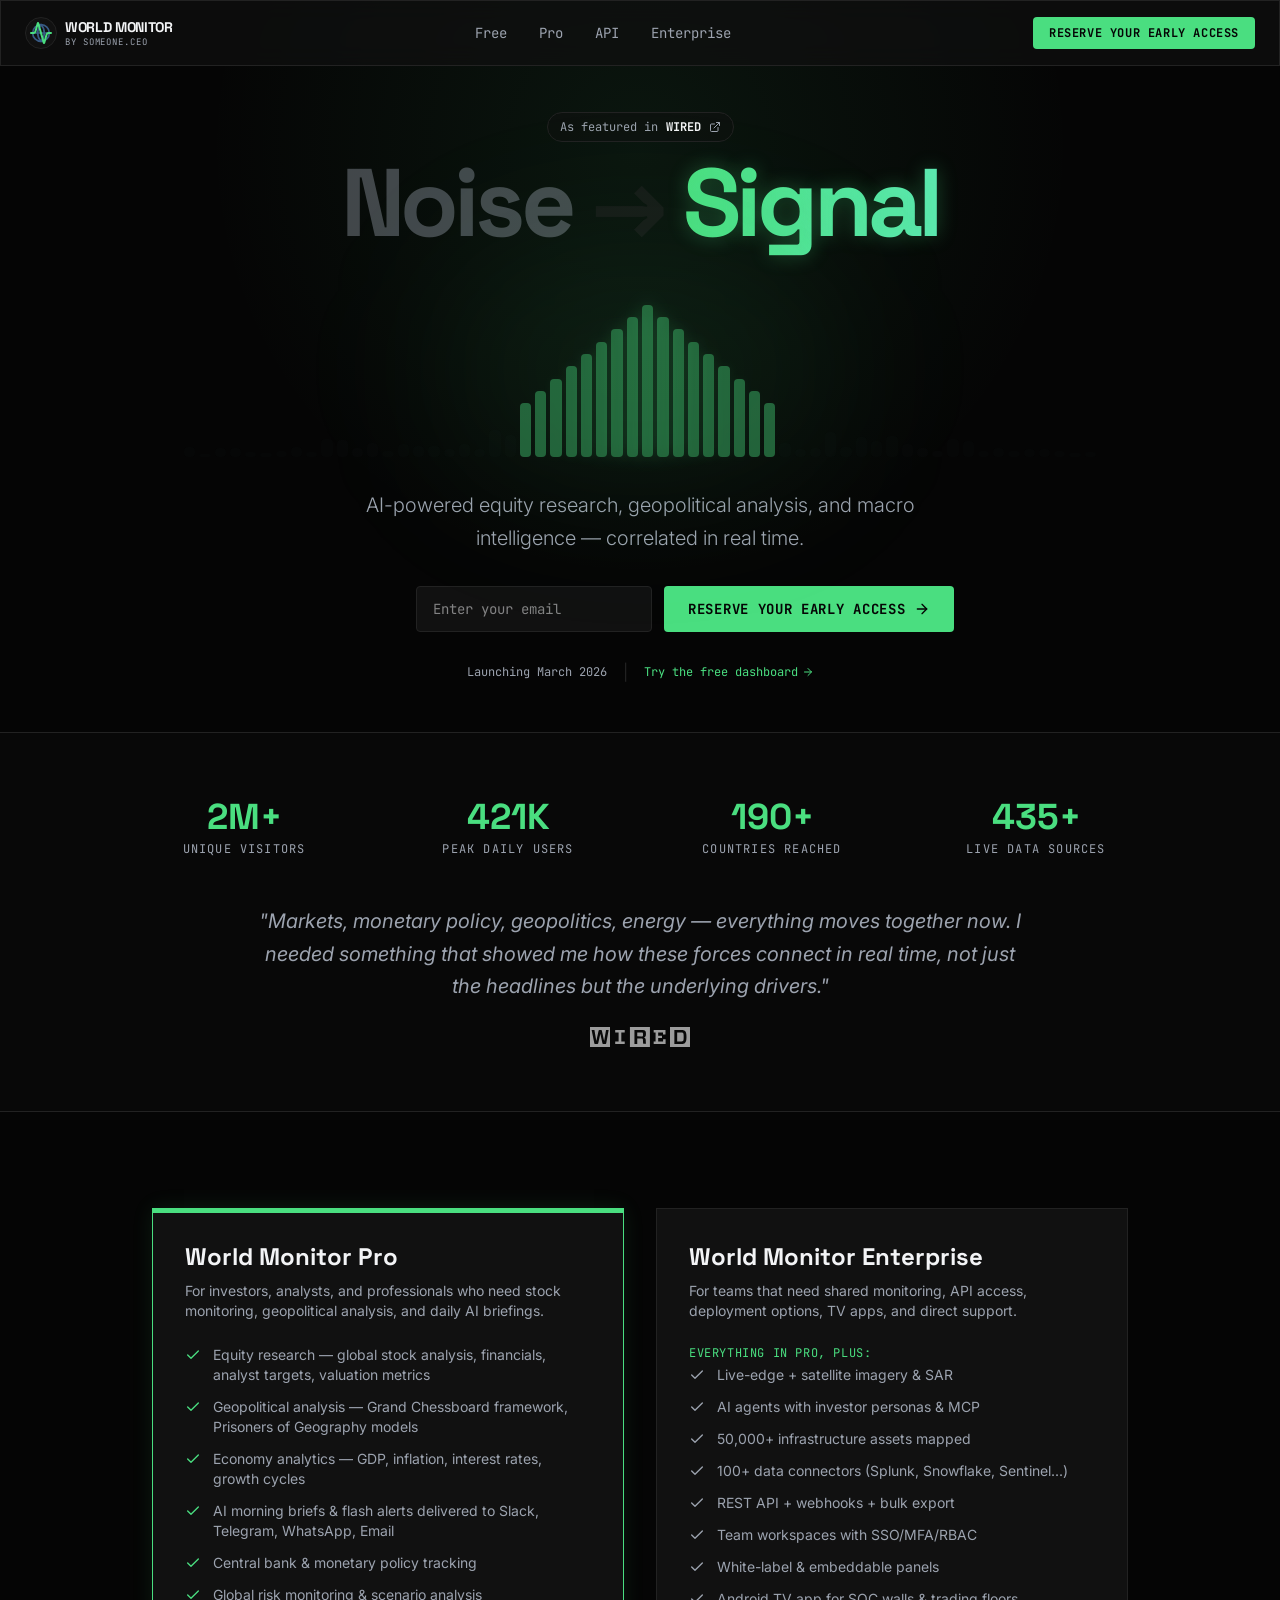
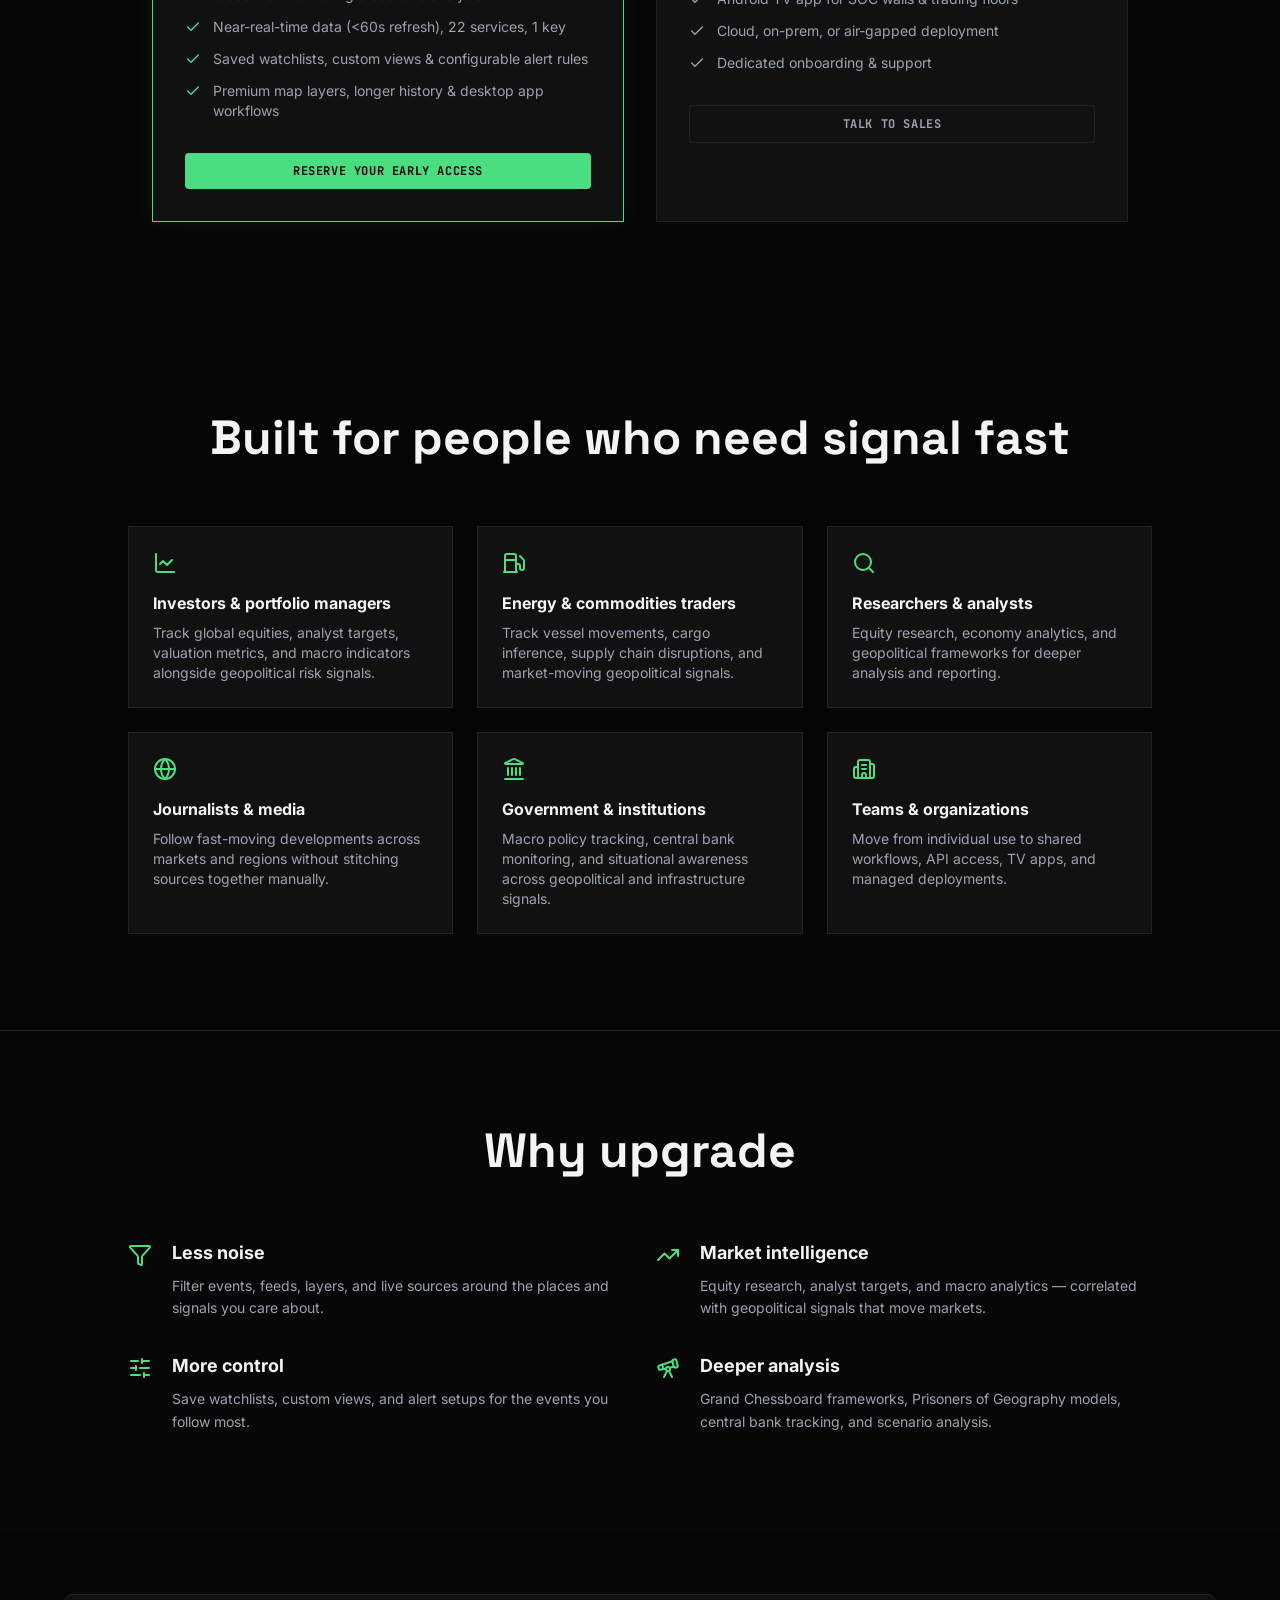
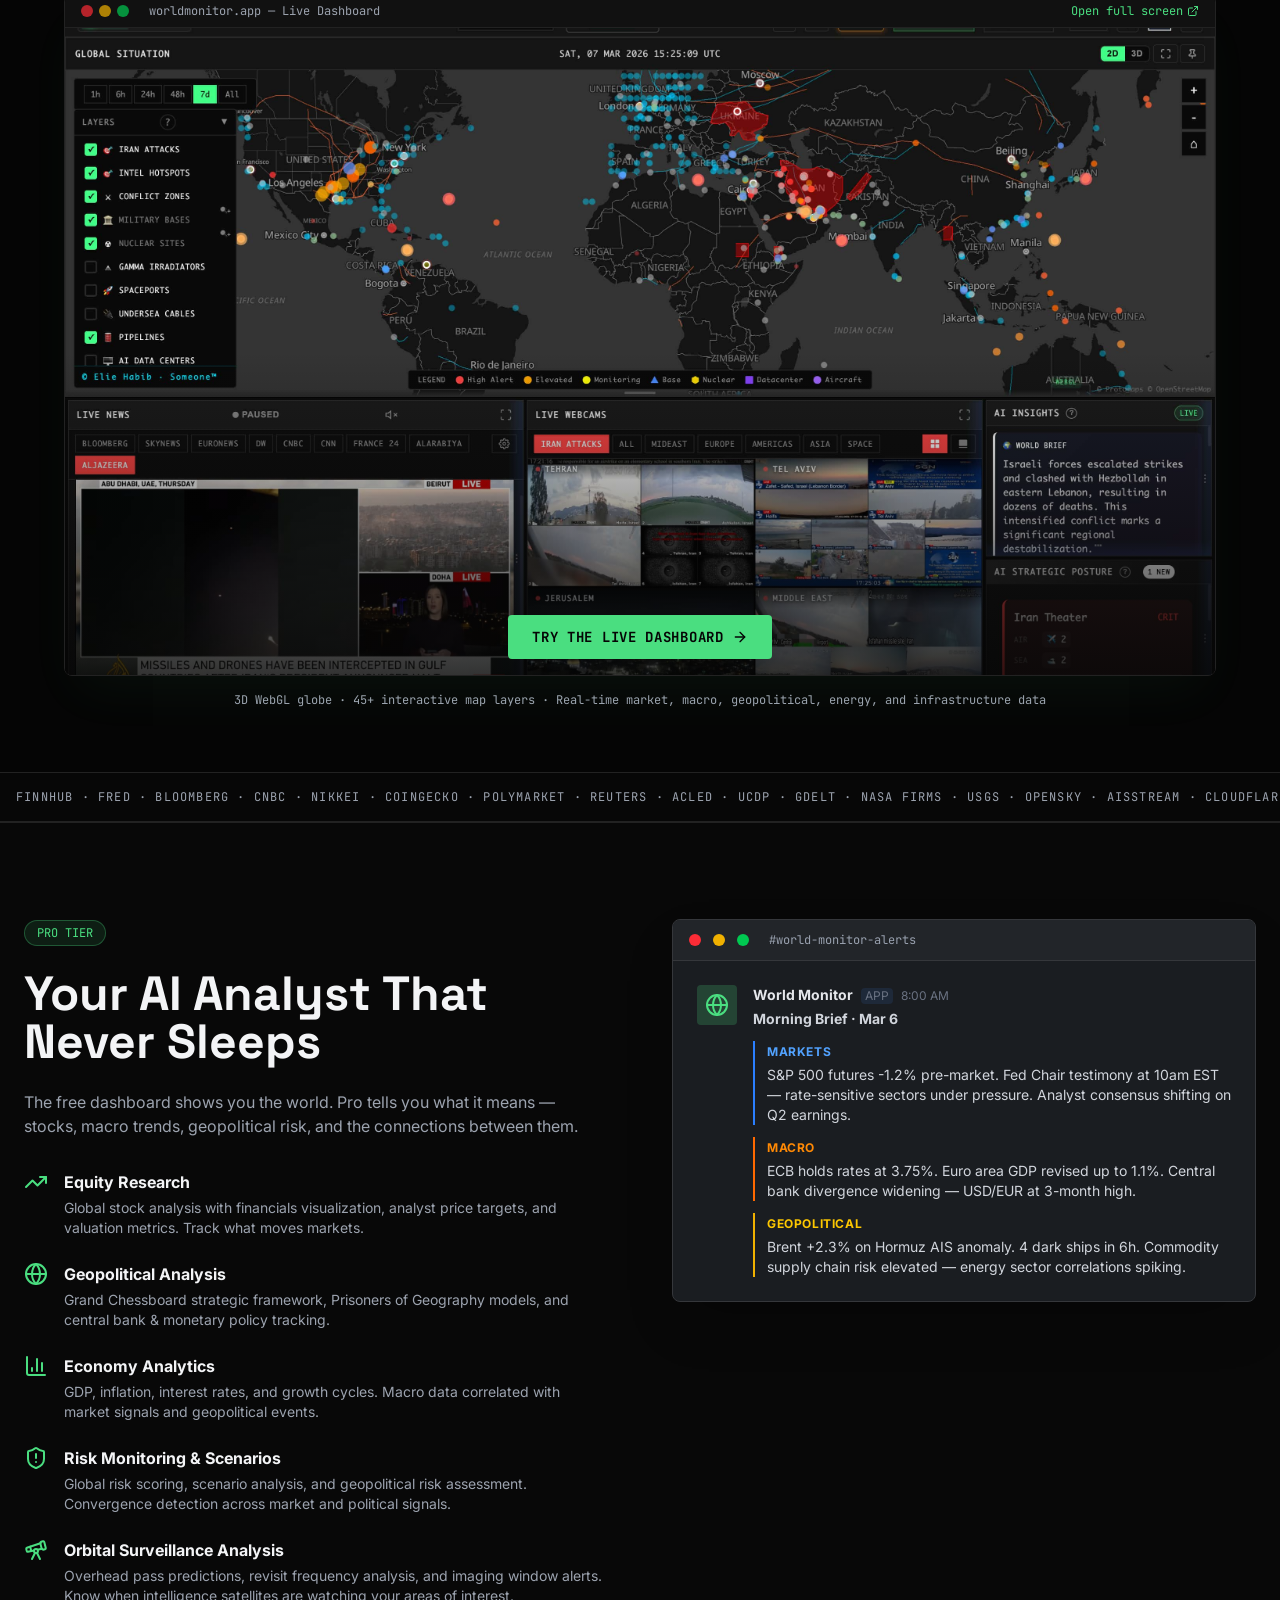
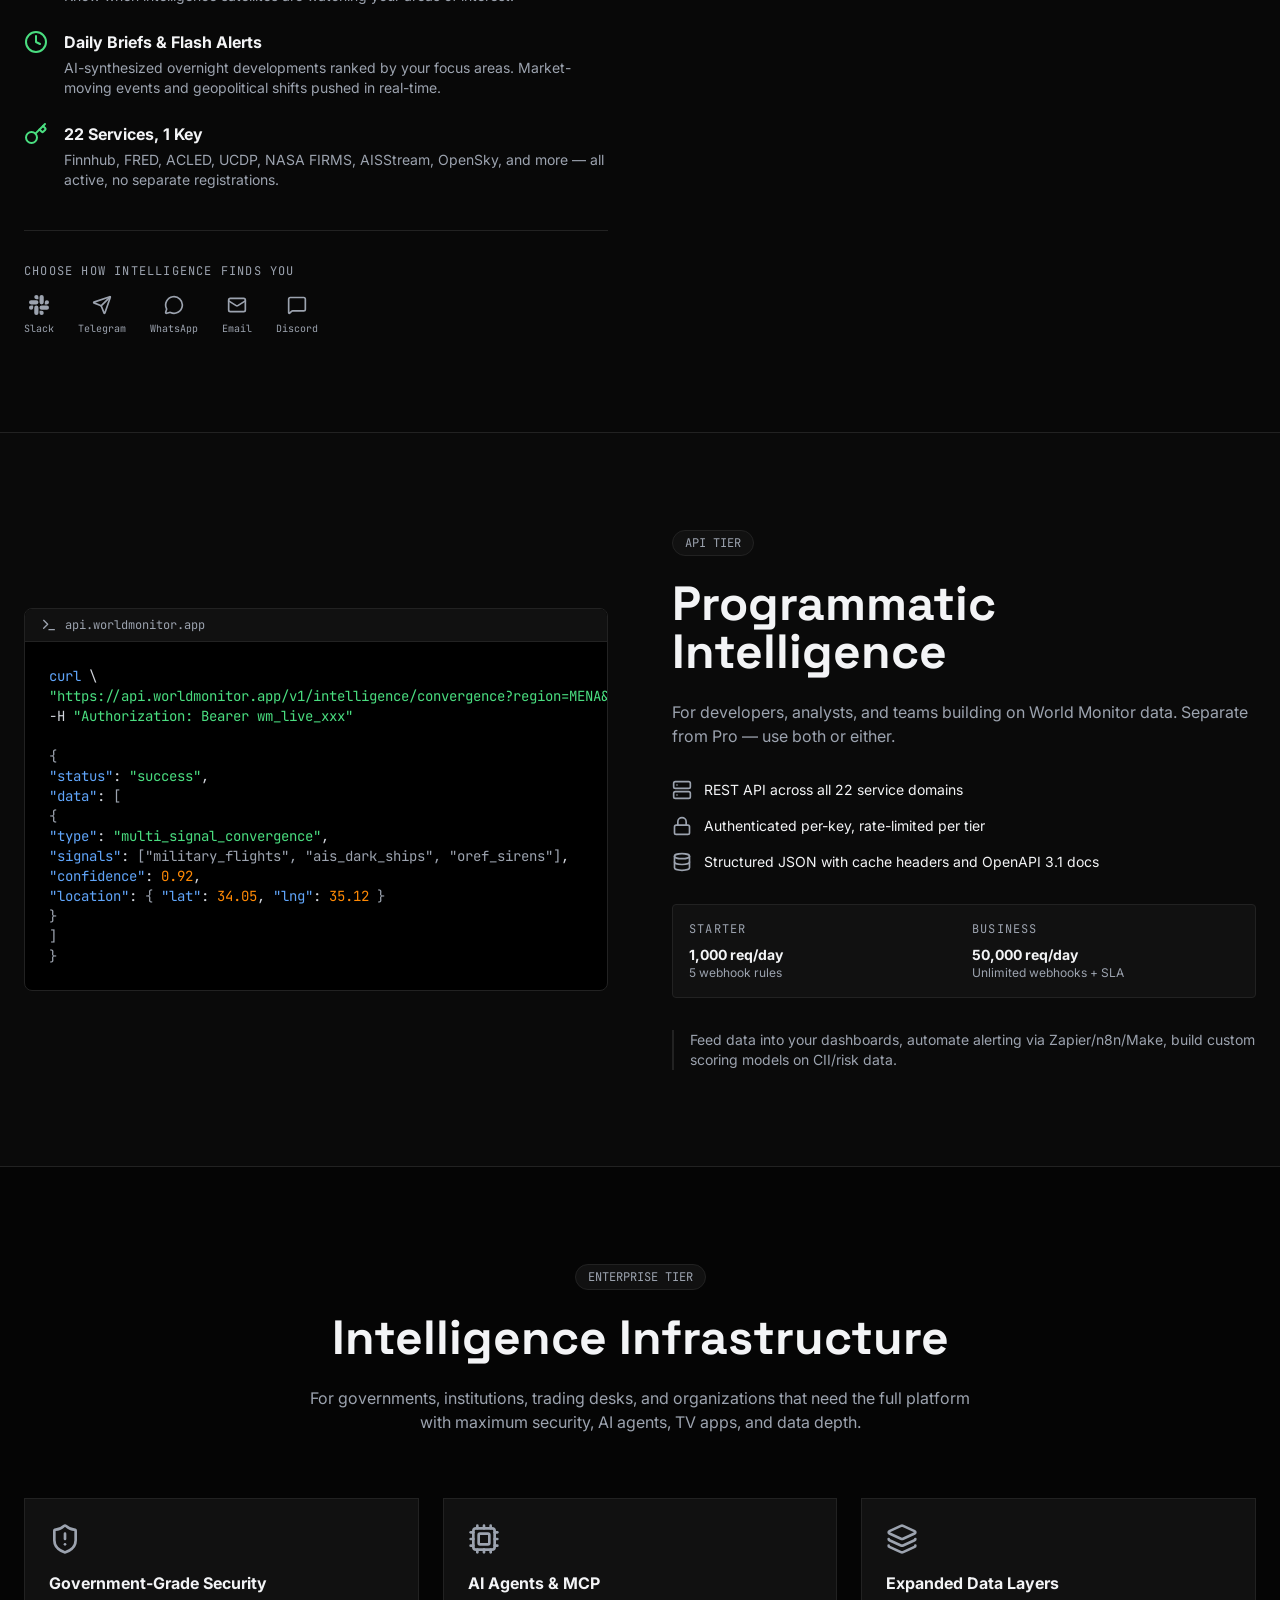
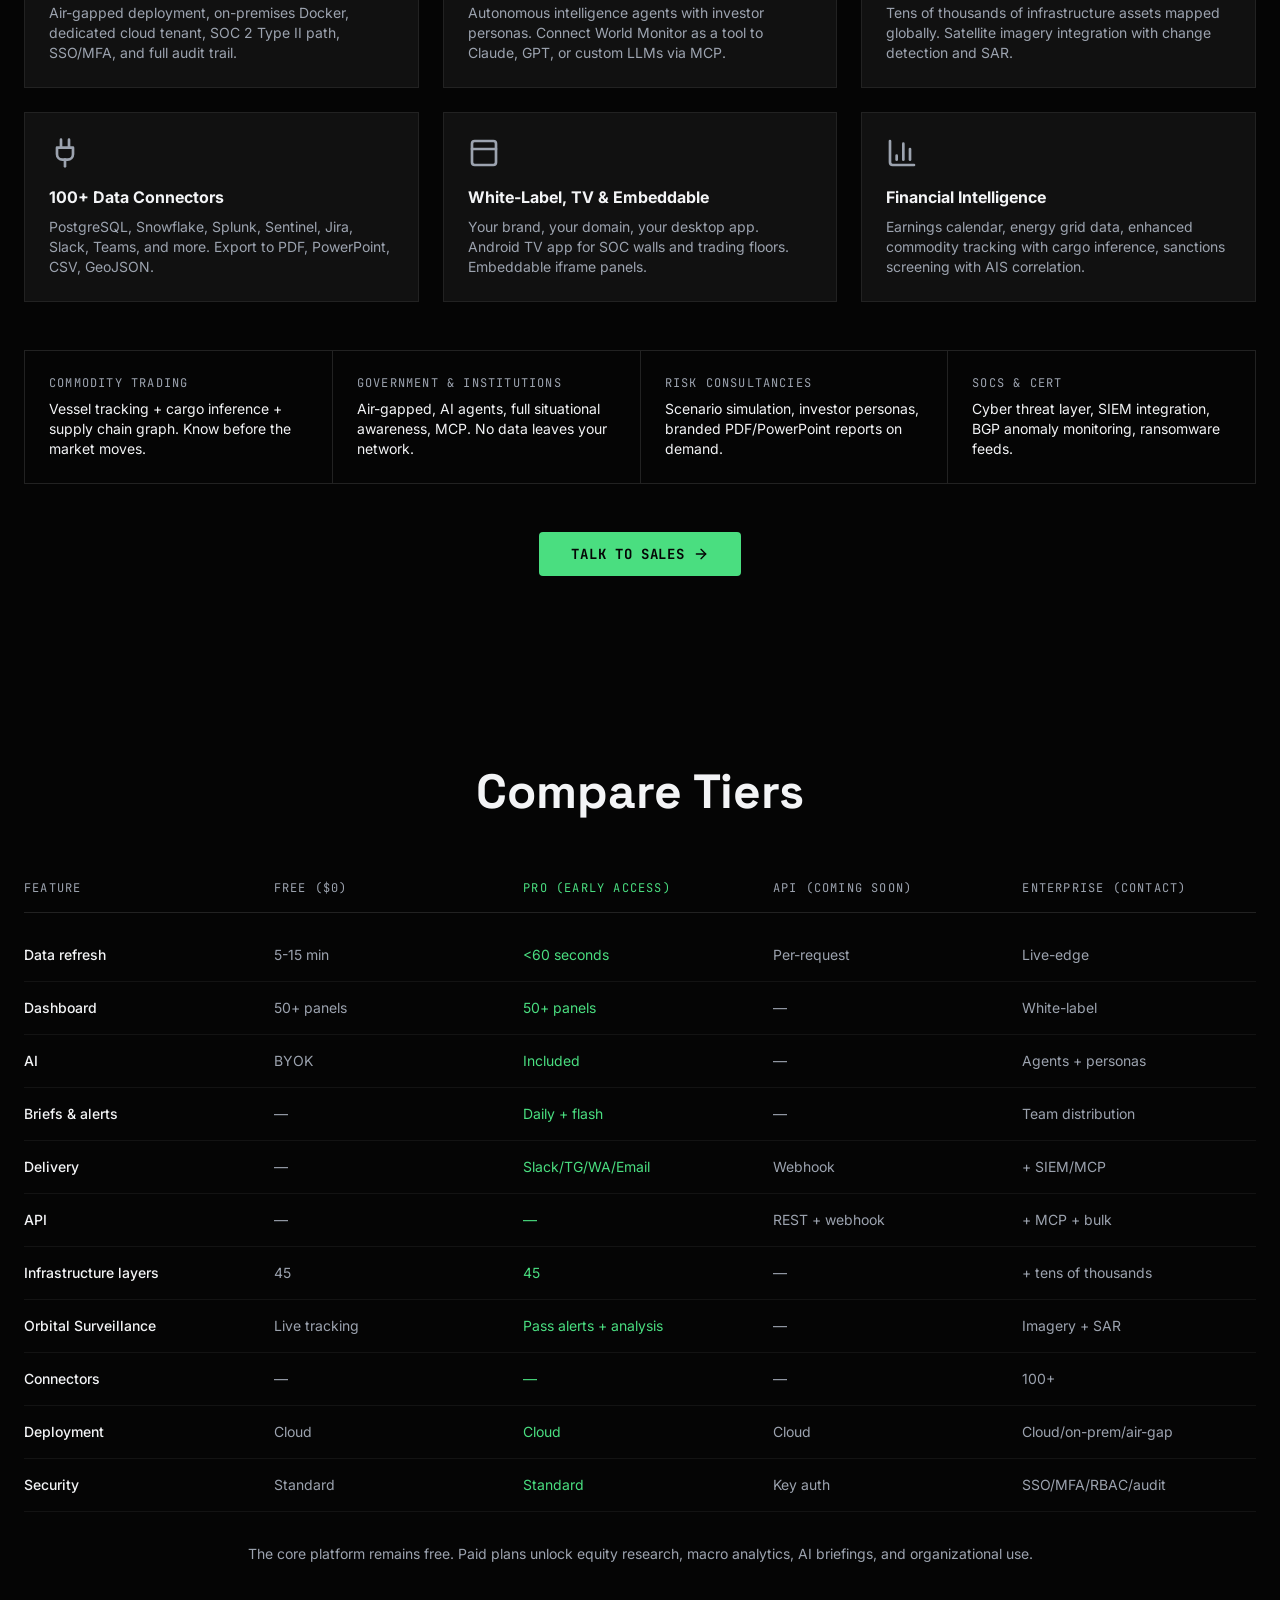
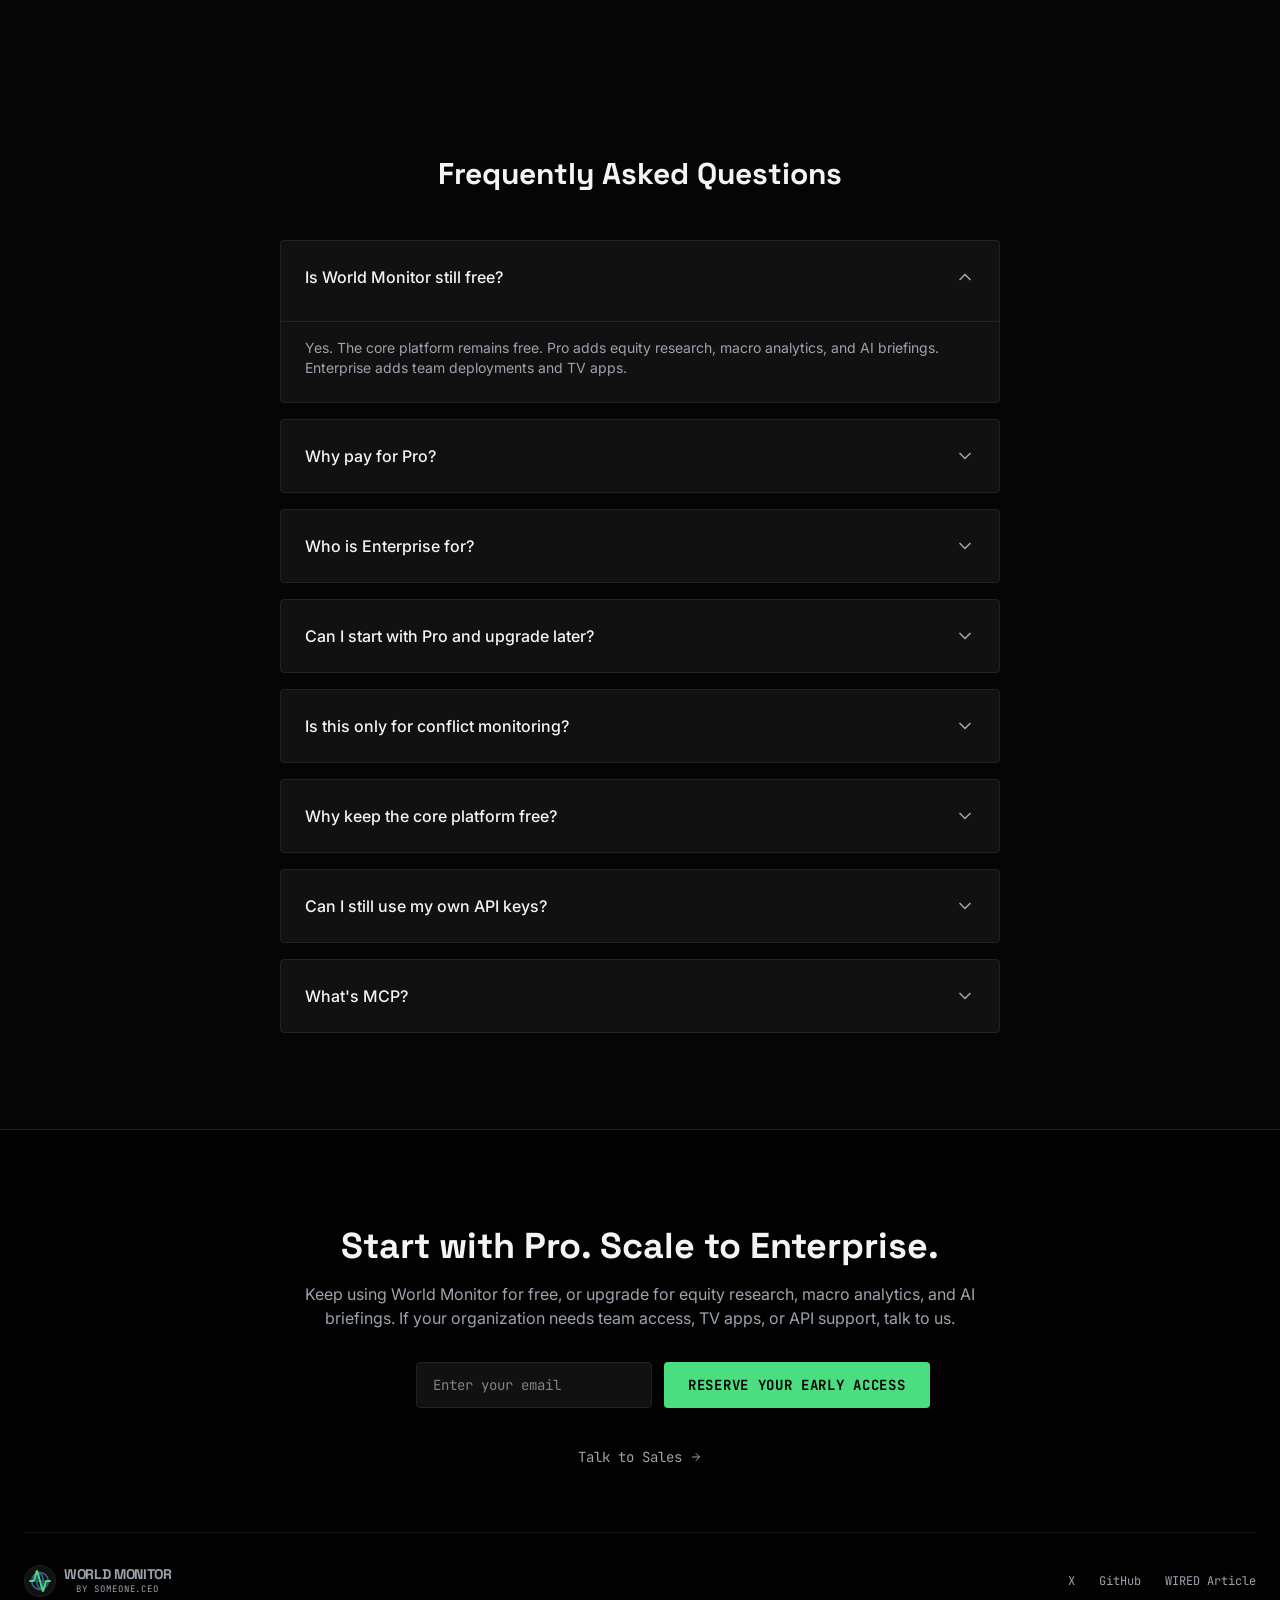
<file: pro/index.html>
<!doctype html>
<html lang="en">
  <head>
    <meta charset="UTF-8" />
    <meta name="viewport" content="width=device-width, initial-scale=1.0" />
    <title>World Monitor Pro — Markets, Macro & Geopolitical Intelligence</title>
    <meta name="description" content="Global intelligence platform used by 2M+ people. Equity research, macro analytics, geopolitical risk monitoring, and AI-powered daily briefings. Track stocks, GDP, central banks, and global events in one view." />
    <meta name="keywords" content="stock monitoring, equity research, geopolitical analysis, macro analytics, GDP tracking, central bank monitoring, AI briefings, global risk monitoring, market intelligence, financial dashboard" />
    <link rel="canonical" href="https://www.worldmonitor.app/pro" />
    <link rel="alternate" hreflang="x-default" href="https://www.worldmonitor.app/pro" />
    <link rel="alternate" hreflang="en" href="https://www.worldmonitor.app/pro" />
    <link rel="alternate" hreflang="ar" href="https://www.worldmonitor.app/pro?lang=ar" />
    <link rel="alternate" hreflang="de" href="https://www.worldmonitor.app/pro?lang=de" />
    <link rel="alternate" hreflang="es" href="https://www.worldmonitor.app/pro?lang=es" />
    <link rel="alternate" hreflang="fr" href="https://www.worldmonitor.app/pro?lang=fr" />
    <link rel="alternate" hreflang="it" href="https://www.worldmonitor.app/pro?lang=it" />
    <link rel="alternate" hreflang="ja" href="https://www.worldmonitor.app/pro?lang=ja" />
    <link rel="alternate" hreflang="ko" href="https://www.worldmonitor.app/pro?lang=ko" />
    <link rel="alternate" hreflang="pt" href="https://www.worldmonitor.app/pro?lang=pt" />
    <link rel="alternate" hreflang="ru" href="https://www.worldmonitor.app/pro?lang=ru" />
    <link rel="alternate" hreflang="tr" href="https://www.worldmonitor.app/pro?lang=tr" />
    <link rel="alternate" hreflang="bg" href="https://www.worldmonitor.app/pro?lang=bg" />
    <link rel="alternate" hreflang="cs" href="https://www.worldmonitor.app/pro?lang=cs" />
    <link rel="alternate" hreflang="el" href="https://www.worldmonitor.app/pro?lang=el" />
    <link rel="alternate" hreflang="nl" href="https://www.worldmonitor.app/pro?lang=nl" />
    <link rel="alternate" hreflang="pl" href="https://www.worldmonitor.app/pro?lang=pl" />
    <link rel="alternate" hreflang="ro" href="https://www.worldmonitor.app/pro?lang=ro" />
    <link rel="alternate" hreflang="sv" href="https://www.worldmonitor.app/pro?lang=sv" />
    <link rel="alternate" hreflang="th" href="https://www.worldmonitor.app/pro?lang=th" />
    <link rel="alternate" hreflang="vi" href="https://www.worldmonitor.app/pro?lang=vi" />
    <link rel="alternate" hreflang="zh" href="https://www.worldmonitor.app/pro?lang=zh" />
    <meta property="og:title" content="World Monitor Pro — Markets, Geopolitics & Macro Intelligence" />
    <meta property="og:description" content="2M+ users track stocks, macro indicators, geopolitical risk, and global events in real time. AI briefings delivered where you work." />
    <meta property="og:type" content="website" />
    <meta property="og:url" content="https://www.worldmonitor.app/pro" />
    <meta property="og:image" content="https://www.worldmonitor.app/favico/og-image.png" />
    <meta property="og:image:width" content="1200" />
    <meta property="og:image:height" content="630" />
    <meta property="og:image:alt" content="World Monitor Pro — global intelligence dashboard with equity research, macro analytics, and geopolitical risk monitoring" />
    <meta property="og:site_name" content="World Monitor" />
    <meta property="og:locale" content="en_US" />
    <meta name="twitter:card" content="summary_large_image" />
    <meta name="twitter:site" content="@worldmonitorai" />
    <meta name="twitter:creator" content="@worldmonitorai" />
    <meta name="twitter:title" content="World Monitor Pro — Markets, Macro & Geopolitical Intelligence" />
    <meta name="twitter:description" content="2M+ users track stocks, macro indicators, geopolitical risk, and global events in real time. AI briefings delivered where you work." />
    <link rel="icon" type="image/png" href="https://www.worldmonitor.app/favico/favicon-32x32.png" />
    <script type="application/ld+json">
    {
      "@context": "https://schema.org",
      "@type": "SoftwareApplication",
      "name": "World Monitor",
      "applicationCategory": "FinanceApplication",
      "operatingSystem": "Web, Windows, macOS, Linux, Android TV",
      "url": "https://worldmonitor.app",
      "description": "Global intelligence platform for stock monitoring, geopolitical analysis, macro analytics, and AI-powered daily briefings. Aggregates 435+ data sources across 22 service domains.",
      "author": {
        "@type": "Person",
        "name": "Someone.ceo",
        "url": "https://someone.ceo",
        "jobTitle": "CEO of Anghami"
      },
      "screenshot": "https://www.worldmonitor.app/favico/og-image.png",
      "datePublished": "2024-10-01",
      "offers": [
        { "@type": "Offer", "price": "0", "priceCurrency": "USD", "name": "Free", "description": "Full dashboard with 435+ sources, 45 map layers, BYOK AI" },
        { "@type": "Offer", "price": "0", "priceCurrency": "USD", "name": "Pro (Waitlist)", "description": "Equity research, geopolitical analysis, economy analytics, AI daily briefings, 22 services under 1 key" }
      ],
      "featureList": "Global stock analysis, Equity research, Geopolitical analysis, Economy analytics, Central bank tracking, AI daily briefings, Maritime AIS ship monitoring, Global flight tracking, Infrastructure mapping, Satellite fire detection, Financial market intelligence, Slack and Telegram delivery, Android TV app, 21 language support"
    }
    </script>
    <script type="application/ld+json">
    {
      "@context": "https://schema.org",
      "@type": "FAQPage",
      "mainEntity": [
        {
          "@type": "Question",
          "name": "Is World Monitor still free?",
          "acceptedAnswer": { "@type": "Answer", "text": "Yes. The core platform remains free. Pro adds equity research, macro analytics, and AI briefings. Enterprise adds team deployments and TV apps." }
        },
        {
          "@type": "Question",
          "name": "Why pay for Pro?",
          "acceptedAnswer": { "@type": "Answer", "text": "Pro is for investors, analysts, and professionals who want stock monitoring, geopolitical analysis, economy analytics, and AI-powered daily briefings — all under one key." }
        },
        {
          "@type": "Question",
          "name": "Who is Enterprise for?",
          "acceptedAnswer": { "@type": "Answer", "text": "Enterprise is for teams that need shared use, APIs, integrations, deployment options, and direct support." }
        },
        {
          "@type": "Question",
          "name": "Can I start with Pro and upgrade later?",
          "acceptedAnswer": { "@type": "Answer", "text": "Yes. Pro works for serious individuals. Enterprise is there when team and deployment needs grow." }
        },
        {
          "@type": "Question",
          "name": "Is this only for conflict monitoring?",
          "acceptedAnswer": { "@type": "Answer", "text": "No. World Monitor is primarily a global intelligence platform covering stock markets, macroeconomics, geopolitical analysis, energy, infrastructure, and more. Conflict tracking is one of many capabilities — not the focus." }
        },
        {
          "@type": "Question",
          "name": "Why keep the core platform free?",
          "acceptedAnswer": { "@type": "Answer", "text": "Because public access matters. Paid plans fund deeper workflows for serious users and organizations." }
        },
        {
          "@type": "Question",
          "name": "Can I still use my own API keys?",
          "acceptedAnswer": { "@type": "Answer", "text": "Yes. Bring-your-own-keys always works. Pro simply means you don't have to register for 20+ separate services." }
        },
        {
          "@type": "Question",
          "name": "What is MCP in World Monitor?",
          "acceptedAnswer": { "@type": "Answer", "text": "Model Context Protocol lets AI agents (Claude, GPT, or custom LLMs) use World Monitor as a tool — querying all 22 services, reading map state, and triggering analysis. Enterprise only." }
        }
      ]
    }
    </script>
    <script src="https://challenges.cloudflare.com/turnstile/v0/api.js?render=explicit" async defer></script>
    <script type="module" crossorigin src="/pro/assets/index-ChY3HjO2.js"></script>
    <link rel="stylesheet" crossorigin href="/pro/assets/index-LgCjjFIZ.css">
  </head>
  <body>
    <div id="root">
<div id="seo-prerender" style="position:absolute;left:-9999px;top:-9999px;overflow:hidden;width:1px;height:1px;">
  <h1>undefined undefined</h1>
  <p>undefined</p>
  <p>undefined</p>

  <h2>Plans</h2>
  <h3>World Monitor Pro</h3>
  <p>For investors, analysts, and professionals who need stock monitoring, geopolitical analysis, and daily AI briefings.</p>
  <p>Equity research — global stock analysis, financials, analyst targets, valuation metrics</p>
  <p>Geopolitical analysis — Grand Chessboard framework, Prisoners of Geography models</p>
  <p>Economy analytics — GDP, inflation, interest rates, growth cycles</p>
  <p>AI morning briefs & flash alerts delivered to Slack, Telegram, WhatsApp, Email</p>

  <h3>World Monitor Enterprise</h3>
  <p>For teams that need shared monitoring, API access, deployment options, TV apps, and direct support.</p>

  <h2>Why upgrade</h2>
  <h3>Less noise</h3><p>Filter events, feeds, layers, and live sources around the places and signals you care about.</p>
  <h3>Market intelligence</h3><p>Equity research, analyst targets, and macro analytics — correlated with geopolitical signals that move markets.</p>
  <h3>More control</h3><p>Save watchlists, custom views, and alert setups for the events you follow most.</p>
  <h3>Deeper analysis</h3><p>Grand Chessboard frameworks, Prisoners of Geography models, central bank tracking, and scenario analysis.</p>

  <h2>Your AI Analyst That Never Sleeps</h2>
  <p>The free dashboard shows you the world. Pro tells you what it means — stocks, macro trends, geopolitical risk, and the connections between them.</p>
  <h3>Equity Research</h3><p>Global stock analysis with financials visualization, analyst price targets, and valuation metrics. Track what moves markets.</p>
  <h3>Geopolitical Analysis</h3><p>Grand Chessboard strategic framework, Prisoners of Geography models, and central bank & monetary policy tracking.</p>
  <h3>Economy Analytics</h3><p>GDP, inflation, interest rates, and growth cycles. Macro data correlated with market signals and geopolitical events.</p>
  <h3>Risk Monitoring & Scenarios</h3><p>Global risk scoring, scenario analysis, and geopolitical risk assessment. Convergence detection across market and political signals.</p>
  <h3>Daily Briefs & Flash Alerts</h3><p>AI-synthesized overnight developments ranked by your focus areas. Market-moving events and geopolitical shifts pushed in real-time.</p>
  <h3>22 Services, 1 Key</h3><p>Finnhub, FRED, ACLED, UCDP, NASA FIRMS, AISStream, OpenSky, and more — all active, no separate registrations.</p>

  <h2>Built for people who need signal fast</h2>
  <h3>Investors & portfolio managers</h3><p>Track global equities, analyst targets, valuation metrics, and macro indicators alongside geopolitical risk signals.</p>
  <h3>Energy & commodities traders</h3><p>Track vessel movements, cargo inference, supply chain disruptions, and market-moving geopolitical signals.</p>
  <h3>Researchers & analysts</h3><p>Equity research, economy analytics, and geopolitical frameworks for deeper analysis and reporting.</p>
  <h3>Journalists & media</h3><p>Follow fast-moving developments across markets and regions without stitching sources together manually.</p>
  <h3>Government & institutions</h3><p>Macro policy tracking, central bank monitoring, and situational awareness across geopolitical and infrastructure signals.</p>
  <h3>Teams & organizations</h3><p>Move from individual use to shared workflows, API access, TV apps, and managed deployments.</p>

  <h2>What World Monitor Tracks</h2>
  <p>22 service domains ingested simultaneously. Markets, macro, geopolitics, energy, infrastructure — everything normalized and rendered on a WebGL globe.</p>

  <h2>Programmatic Intelligence</h2>
  <p>For developers, analysts, and teams building on World Monitor data. Separate from Pro — use both or either.</p>

  <h2>Intelligence Infrastructure</h2>
  <p>For governments, institutions, trading desks, and organizations that need the full platform with maximum security, AI agents, TV apps, and data depth.</p>

  <h2>Compare Tiers</h2>

  <h2>Frequently Asked Questions</h2>
  <dl>
    <dt>Is World Monitor still free?</dt><dd>Yes. The core platform remains free. Pro adds equity research, macro analytics, and AI briefings. Enterprise adds team deployments and TV apps.</dd>
    <dt>Why pay for Pro?</dt><dd>Pro is for investors, analysts, and professionals who want stock monitoring, geopolitical analysis, economy analytics, and AI-powered daily briefings — all under one key.</dd>
    <dt>Who is Enterprise for?</dt><dd>Enterprise is for teams that need shared use, APIs, integrations, deployment options, and direct support.</dd>
    <dt>Can I start with Pro and upgrade later?</dt><dd>Yes. Pro works for serious individuals. Enterprise is there when team and deployment needs grow.</dd>
    <dt>Is this only for conflict monitoring?</dt><dd>No. World Monitor is primarily a global intelligence platform covering stock markets, macroeconomics, geopolitical analysis, energy, infrastructure, and more. Conflict tracking is one of many capabilities — not the focus.</dd>
    <dt>Why keep the core platform free?</dt><dd>Because public access matters. Paid plans fund deeper workflows for serious users and organizations.</dd>
    <dt>Can I still use my own API keys?</dt><dd>Yes. Bring-your-own-keys always works. Pro simply means you don't have to register for 20+ separate services.</dd>
    <dt>What's MCP?</dt><dd>Model Context Protocol lets AI agents (Claude, GPT, or custom LLMs) use World Monitor as a tool — querying all 22 services, reading map state, and triggering analysis. Enterprise only.</dd>
  </dl>

  <h2>Start with Pro. Scale to Enterprise.</h2>
  <p>Keep using World Monitor for free, or upgrade for equity research, macro analytics, and AI briefings. If your organization needs team access, TV apps, or API support, talk to us.</p>
</div></div>
    <noscript>
      <div style="max-width:800px;margin:0 auto;padding:40px 20px;font-family:system-ui,sans-serif;color:#e5e5e5;background:#0a0a0a;">
        <h1>World Monitor Pro — Markets, Macro & Geopolitical Intelligence</h1>
        <p>Global intelligence platform used by 2M+ people. Equity research, macro analytics, geopolitical risk monitoring, and AI-powered daily briefings. Track stocks, GDP, central banks, and global events in one view.</p>
        <p><a href="https://www.worldmonitor.app" style="color:#4ade80;">Try the free dashboard</a></p>
        <h2>Features</h2>
        <ul>
          <li>Equity research — global stock analysis, financials, analyst targets</li>
          <li>Geopolitical analysis — Grand Chessboard framework, Prisoners of Geography models</li>
          <li>Economy analytics — GDP, inflation, interest rates, growth cycles</li>
          <li>AI daily briefings delivered to Slack, Telegram, WhatsApp, Email</li>
          <li>22 service domains, 435+ data sources, 45 map layers</li>
        </ul>
        <h2>FAQ</h2>
        <dl>
          <dt>Is World Monitor still free?</dt>
          <dd>Yes. The core platform remains free. Pro adds equity research, macro analytics, and AI briefings.</dd>
          <dt>Why pay for Pro?</dt>
          <dd>Pro is for investors, analysts, and professionals who want stock monitoring, geopolitical analysis, and AI-powered daily briefings — all under one key.</dd>
        </dl>
      </div>
    </noscript>
  </body>
</html>
</file>
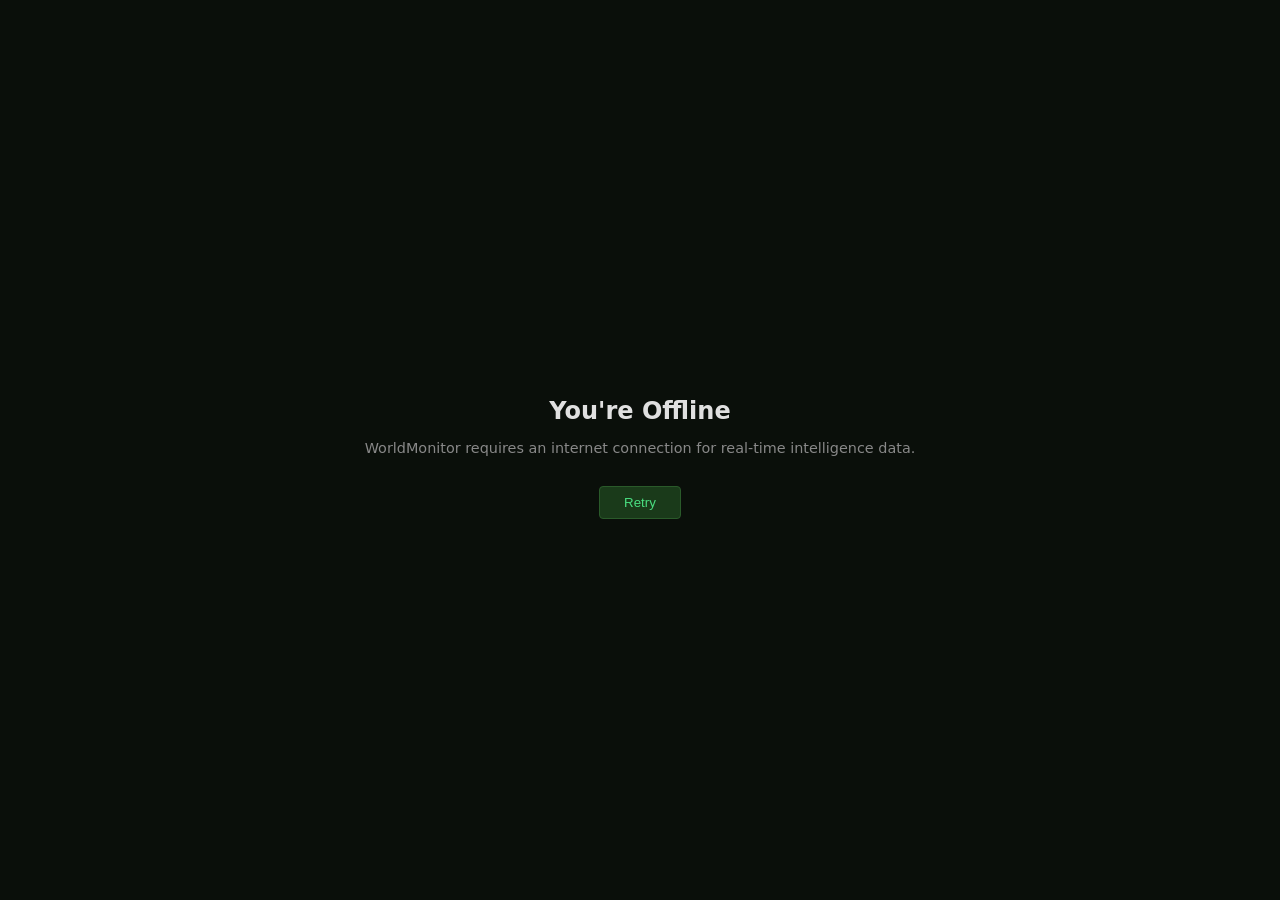
<file: offline.html>
<!DOCTYPE html>
<html lang="en">
<head>
  <meta charset="UTF-8">
  <meta name="viewport" content="width=device-width, initial-scale=1.0">
  <title>WorldMonitor - Offline</title>
  <style>
    body { background: #0a0f0a; color: #e0e0e0; font-family: system-ui;
           display: flex; align-items: center; justify-content: center;
           min-height: 100vh; margin: 0; }
    .c { text-align: center; padding: 2rem; }
    h1 { font-size: 1.5rem; margin-bottom: 0.5rem; }
    p { color: #888; font-size: 0.9rem; }
    button { margin-top: 1rem; padding: 0.5rem 1.5rem; background: #1a3a1a;
             color: #4ade80; border: 1px solid #2a5a2a; border-radius: 4px;
             cursor: pointer; }
  </style>
</head>
<body>
  <div class="c">
    <h1>You're Offline</h1>
    <p>WorldMonitor requires an internet connection for real-time intelligence data.</p>
    <button onclick="location.reload()">Retry</button>
  </div>
</body>
</html>
</file>
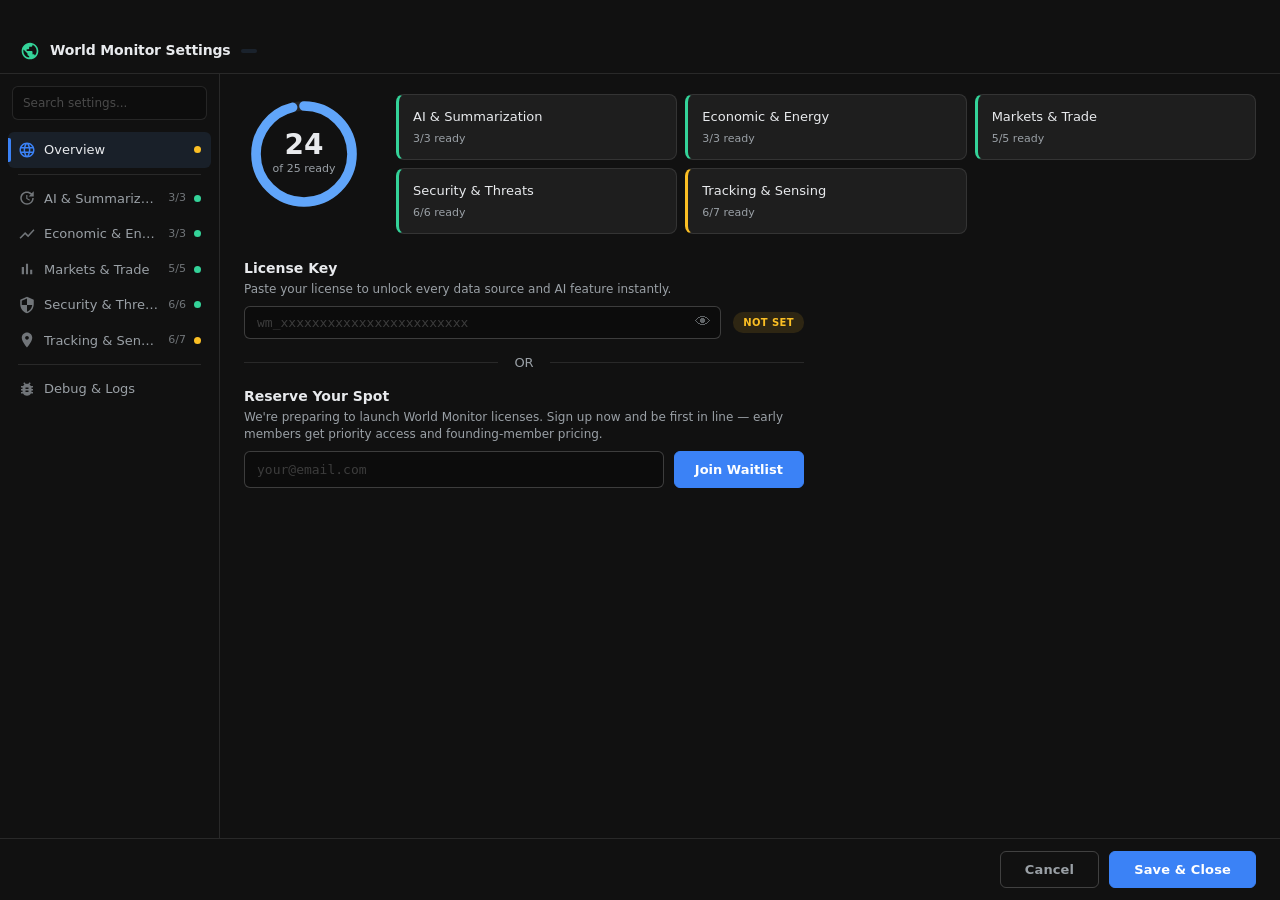
<file: settings.html>
<!doctype html>
<html lang="en">
  <head>
    <meta charset="UTF-8" />
    <meta name="viewport" content="width=device-width, initial-scale=1.0" />
    <title>World Monitor - Real-Time Global Intelligence Dashboard</title>
    <script>(function(){try{var t=localStorage.getItem('worldmonitor-theme');if(t==='light')document.documentElement.dataset.theme='light';}catch(e){}document.documentElement.classList.add('no-transition');})()</script>
    <style>.settings-shell{height:100vh;display:flex;flex-direction:column}.settings-main{display:flex;flex:1;min-height:0}.settings-sidebar{width:220px;flex-shrink:0;border-right:1px solid rgba(255,255,255,0.08);display:flex;flex-direction:column}.settings-content{flex:1;overflow-y:auto;padding:20px 24px}</style>
    <script type="module" crossorigin src="/assets/settings-DwDBaz3f.js"></script>
    <link rel="modulepreload" crossorigin href="/assets/modulepreload-polyfill-B5Qt9EMX.js">
    <link rel="modulepreload" crossorigin href="/assets/deck-stack-CoAxR1Ym.js">
    <link rel="modulepreload" crossorigin href="/assets/d3-DYQjYRjj.js">
    <link rel="modulepreload" crossorigin href="/assets/i18n-VWbTNjcU.js">
    <link rel="modulepreload" crossorigin href="/assets/panels-Bd7zvNoT.js">
    <link rel="modulepreload" crossorigin href="/assets/settings-persistence-DSJC5JG1.js">
    <link rel="stylesheet" crossorigin href="/assets/settings-Dy5mFSeD.css">
    <link rel="stylesheet" crossorigin href="/assets/main-BdYw6yc_.css">
  <link rel="manifest" href="/manifest.webmanifest"></head>
  <body style="background:#1a1c1e;color:#e8eaed;margin:0">
    <div class="settings-shell">
      <div class="settings-titlebar"></div>
      <div class="settings-header">
        <svg class="settings-header-icon" viewBox="0 0 24 24" width="20" height="20"><path fill="currentColor" d="M12 2C6.48 2 2 6.48 2 12s4.48 10 10 10 10-4.48 10-10S17.52 2 12 2zm-1 17.93c-3.95-.49-7-3.85-7-7.93 0-.62.08-1.21.21-1.79L9 15v1c0 1.1.9 2 2 2v1.93zm6.9-2.54c-.26-.81-1-1.39-1.9-1.39h-1v-3c0-.55-.45-1-1-1H8v-2h2c.55 0 1-.45 1-1V7h2c1.1 0 2-.9 2-2v-.41c2.93 1.19 5 4.06 5 7.41 0 2.08-.8 3.97-2.1 5.39z"/></svg>
        <span class="settings-header-title">World Monitor Settings</span>
        <span class="settings-header-badge" id="versionBadge"></span>
      </div>
      <div class="settings-main">
        <div class="settings-sidebar">
          <div class="settings-sidebar-search">
            <input id="settingsSearch" type="text" placeholder="Search settings..." autocomplete="off" />
          </div>
          <nav class="settings-sidebar-nav" id="sidebarNav" role="tablist" aria-label="Settings sections"></nav>
        </div>
        <div class="settings-content" id="contentArea" role="tabpanel"></div>
      </div>
      <footer class="settings-footer">
        <p id="settingsActionStatus" class="settings-action-status" aria-live="polite"></p>
        <button id="cancelBtn" type="button" class="settings-btn settings-btn-secondary">Cancel</button>
        <button id="okBtn" type="button" class="settings-btn settings-btn-primary">Save &amp; Close</button>
      </footer>
    </div>

  </body>
</html>
</file>
<file: assets/settings-Dy5mFSeD.css>
.settings-shell{--settings-bg: var(--bg-secondary);--settings-surface: var(--surface-hover);--settings-surface-inset: var(--surface);--settings-border: var(--overlay-medium);--settings-border-strong: var(--overlay-heavy);--settings-text: #e8eaed;--settings-text-secondary: #9aa0a6;--settings-accent: var(--semantic-info);--settings-green: #34d399;--settings-yellow: #fbbf24;--settings-red: var(--semantic-critical);--settings-blue: #60a5fa;--font-mono: "SF Mono", "Monaco", "Cascadia Code", "Fira Code", "DejaVu Sans Mono", "Liberation Mono", monospace;height:100vh;background:var(--settings-bg);color:var(--settings-text);font-family:-apple-system,BlinkMacSystemFont,Segoe UI,system-ui,sans-serif;font-size:14px;padding:0;box-sizing:border-box;display:flex;flex-direction:column;-webkit-font-smoothing:antialiased;-moz-osx-font-smoothing:grayscale}.settings-titlebar{height:28px;background:var(--settings-bg);flex-shrink:0;-webkit-app-region:drag}.settings-header{display:flex;align-items:center;gap:10px;padding:12px 20px;border-bottom:1px solid var(--settings-border);background:var(--settings-bg);flex-shrink:0}.settings-header-icon{color:var(--settings-green);flex-shrink:0}.settings-header-title{font-size:14px;font-weight:600;color:var(--settings-text);letter-spacing:-.01em}.settings-header-badge{font-size:10px;font-weight:600;padding:2px 8px;border-radius:8px;background:#60a5fa1f;color:var(--settings-blue);letter-spacing:.03em}.settings-main{display:flex;flex:1;min-height:0}.settings-sidebar{width:220px;flex-shrink:0;border-right:1px solid var(--settings-border);display:flex;flex-direction:column;background:var(--settings-bg)}.settings-sidebar-search{padding:12px 12px 8px}.settings-sidebar-search input{width:100%;background:#0003;border:1px solid var(--settings-border);border-radius:6px;color:var(--settings-text);padding:7px 10px;font:inherit;font-size:12px;transition:border-color .15s;box-sizing:border-box}.settings-sidebar-search input:focus{outline:none;border-color:var(--settings-accent);box-shadow:0 0 0 2px #60a5fa26}.settings-sidebar-search input::placeholder{color:#ffffff40}.settings-sidebar-nav{flex:1;overflow-y:auto;padding:4px 8px;scrollbar-width:thin;scrollbar-color:rgba(255,255,255,.08) transparent}.settings-nav-item{display:flex;align-items:center;gap:8px;width:100%;padding:8px 10px;border:none;border-radius:6px;background:transparent;color:var(--settings-text-secondary);font:inherit;font-size:13px;cursor:pointer;transition:background .12s,color .12s;text-align:left;position:relative}.settings-nav-item:hover{background:var(--overlay-subtle);color:var(--settings-text)}.settings-nav-item.active{background:#60a5fa1a;color:var(--settings-text);font-weight:500}.settings-nav-item.active:before{content:"";position:absolute;left:0;top:6px;bottom:6px;width:3px;border-radius:0 2px 2px 0;background:var(--settings-accent)}.settings-nav-item svg{flex-shrink:0;opacity:.7}.settings-nav-item.active svg{opacity:1;color:var(--settings-accent)}.settings-nav-label{flex:1;min-width:0;overflow:hidden;text-overflow:ellipsis;white-space:nowrap}.settings-nav-count{font-size:11px;color:var(--settings-text-secondary);opacity:.7}.settings-nav-dot{width:7px;height:7px;border-radius:50%;flex-shrink:0}.settings-nav-dot.dot-ok{background:var(--settings-green)}.settings-nav-dot.dot-partial{background:var(--settings-yellow)}.settings-nav-dot.dot-warn{background:var(--settings-red);opacity:.7}.settings-nav-sep{height:1px;background:var(--settings-border);margin:6px 10px}.settings-content{flex:1;overflow-y:auto;padding:20px 24px;scrollbar-width:thin;scrollbar-color:rgba(255,255,255,.12) transparent}.settings-content::-webkit-scrollbar{width:6px}.settings-content::-webkit-scrollbar-track{background:transparent}.settings-content::-webkit-scrollbar-thumb{background:#ffffff1f;border-radius:3px}.settings-content::-webkit-scrollbar-thumb:hover{background:#fff3}.settings-section-header{margin-bottom:16px}.settings-section-header h2{margin:0;font-size:18px;font-weight:600;color:var(--settings-text)}.settings-overview{display:flex;gap:32px;align-items:flex-start;margin-bottom:24px}.settings-ov-progress{position:relative;display:flex;align-items:center;justify-content:center;flex-shrink:0}.settings-ov-ring-text{position:absolute;text-align:center}.settings-ov-ring-num{display:block;font-size:28px;font-weight:700;color:var(--settings-text);line-height:1}.settings-ov-ring-label{display:block;font-size:11px;color:var(--settings-text-secondary);margin-top:2px}.settings-ov-cats{display:grid;grid-template-columns:repeat(3,1fr);gap:8px;flex:1}.settings-ov-cat{display:flex;flex-direction:column;gap:4px;padding:12px 14px;border:1px solid var(--settings-border);border-radius:8px;background:var(--settings-surface);cursor:pointer;transition:background .15s,border-color .15s;text-align:left;font:inherit;color:inherit}.settings-ov-cat:hover{background:var(--overlay-subtle);border-color:var(--settings-border-strong)}.settings-ov-cat.ov-cat-ok{border-left:3px solid var(--settings-green)}.settings-ov-cat.ov-cat-partial{border-left:3px solid var(--settings-yellow)}.settings-ov-cat.ov-cat-warn{border-left:3px solid var(--settings-red);opacity:.8}.settings-ov-cat-label{font-size:13px;font-weight:500;color:var(--settings-text)}.settings-ov-cat-count{font-size:11px;color:var(--settings-text-secondary)}.settings-ov-license{max-width:560px}.settings-feat-list{display:flex;flex-direction:column;gap:8px}.settings-feat{border:1px solid var(--settings-border);border-radius:8px;background:var(--settings-surface);border-left:3px solid var(--settings-border);transition:border-color .2s;overflow:hidden}.settings-feat.ready{border-left-color:var(--settings-green)}.settings-feat.staged{border-left-color:var(--settings-blue)}.settings-feat.needs{border-left-color:var(--settings-yellow)}.settings-feat-header{display:flex;align-items:center;gap:10px;padding:12px 14px;cursor:pointer;-webkit-user-select:none;user-select:none;transition:background .12s}.settings-feat-header:hover{background:#ffffff05}.settings-feat-toggle-label{flex-shrink:0}.settings-feat-switch{position:relative;width:36px;height:20px;display:inline-block}.settings-feat-switch input{opacity:0;width:0;height:0;position:absolute}.settings-feat-slider{position:absolute;cursor:pointer;top:0;right:0;bottom:0;left:0;background:#ffffff26;border-radius:10px;transition:background .2s}.settings-feat-slider:before{content:"";position:absolute;width:16px;height:16px;left:2px;top:2px;background:#fff;border-radius:50%;transition:transform .2s}.settings-feat-switch input:checked+.settings-feat-slider{background:var(--settings-accent)}.settings-feat-switch input:checked+.settings-feat-slider:before{transform:translate(16px)}.settings-feat-info{flex:1;min-width:0;display:flex;flex-direction:column;gap:2px}.settings-feat-name{font-size:13px;font-weight:600;color:var(--settings-text)}.settings-feat-desc{font-size:11px;color:var(--settings-text-secondary);overflow:hidden;text-overflow:ellipsis;white-space:nowrap}.settings-feat-pill{font-size:10px;font-weight:600;padding:3px 10px;border-radius:10px;text-transform:uppercase;letter-spacing:.04em;white-space:nowrap;flex-shrink:0}.settings-feat-pill.ok{color:var(--settings-green);background:#34d3991f}.settings-feat-pill.warn{color:var(--settings-yellow);background:#fbbf241f}.settings-feat-pill.staged{color:var(--settings-blue);background:#60a5fa1f}.settings-feat-chevron{font-size:12px;color:var(--settings-text-secondary);transition:transform .2s;flex-shrink:0}.settings-feat.expanded .settings-feat-chevron{transform:rotate(90deg)}.settings-feat-body{max-height:0;overflow:hidden;transition:max-height .25s ease}.settings-feat.expanded .settings-feat-body{max-height:600px}.settings-feat-body>:first-child{padding-top:0}.settings-feat-fallback{margin:8px 16px 12px;font-size:12px;color:var(--settings-yellow);line-height:1.4}.settings-feat-cat-tag{margin:0 16px 8px;font-size:11px;font-weight:500;color:var(--settings-text-secondary);opacity:.7}.settings-secret-row{display:grid;grid-template-columns:1fr auto;grid-template-areas:"label status" "input input" "hint hint";gap:4px 8px;padding:8px 16px;align-items:center}.settings-secret-row+.settings-secret-row{border-top:1px solid rgba(255,255,255,.04)}.settings-secret-label{grid-area:label;font-size:12px;font-weight:500;color:var(--settings-text-secondary)}.settings-secret-status{grid-area:status;font-size:11px;font-weight:500;text-align:right}.settings-secret-status.ok{color:var(--settings-green)}.settings-secret-status.warn{color:var(--settings-yellow)}.settings-secret-status.staged{color:var(--settings-blue)}.settings-input-wrapper{grid-area:input;position:relative}.settings-input-wrapper.has-suffix input{padding-right:80px}.settings-secret-row input[data-secret],.settings-secret-row input[data-model-manual]{width:100%;background:#00000040;border:1px solid var(--settings-border-strong);border-radius:6px;color:var(--settings-text);padding:7px 10px;font-size:12px;font-family:var(--font-mono);transition:border-color .15s;box-sizing:border-box}.settings-secret-row input:focus{outline:none;border-color:var(--settings-accent);box-shadow:0 0 0 2px #60a5fa33}.settings-secret-row input::placeholder{color:#fff3}.settings-secret-row input.valid-staged{border-color:#34d39980}.settings-secret-row input.invalid{border-color:var(--settings-red)}.settings-secret-row select[data-model-select]{grid-area:input;width:100%;background:#00000040;border:1px solid var(--settings-border-strong);border-radius:6px;color:var(--settings-text);padding:7px 28px 7px 10px;font-size:12px;font-family:var(--font-mono);cursor:pointer;transition:border-color .15s;-webkit-appearance:none;-moz-appearance:none;appearance:none;background-image:url("data:image/svg+xml,%3Csvg xmlns='http://www.w3.org/2000/svg' width='12' height='12' fill='%239aa0a6'%3E%3Cpath d='M2 4l4 4 4-4'/%3E%3C/svg%3E");background-repeat:no-repeat;background-position:right 10px center;box-sizing:border-box}.settings-secret-row select[data-model-select]:focus{outline:none;border-color:var(--settings-accent);box-shadow:0 0 0 2px #60a5fa33}.settings-secret-row select[data-model-select].valid-staged{border-color:#34d39980}.settings-secret-row select[data-model-select] option{background:#1e1e2e;color:var(--settings-text)}.settings-secret-row input[data-model-manual].hidden-input{display:none!important}.settings-secret-link{position:absolute;right:4px;top:50%;transform:translateY(-50%);font-size:11px;font-weight:600;color:var(--settings-accent);background:#60a5fa1a;border:1px solid rgba(96,165,250,.25);border-radius:4px;padding:4px 10px;text-decoration:none;cursor:pointer;transition:background .15s,border-color .15s}.settings-secret-link:hover{background:#60a5fa33;border-color:var(--settings-accent)}.settings-secret-hint{grid-area:hint;color:var(--settings-red);font-size:11px}.settings-action-status{margin:0;flex:1;font-size:12px;color:var(--settings-text-secondary);overflow:hidden;text-overflow:ellipsis;white-space:nowrap}.settings-action-status.ok{color:var(--settings-green)}.settings-action-status.error{color:var(--settings-red)}.settings-footer{display:flex;align-items:center;gap:10px;padding:12px 24px;border-top:1px solid var(--settings-border);background:var(--settings-bg);flex-shrink:0}.settings-btn{font:inherit;font-size:13px;font-weight:600;padding:8px 24px;border-radius:6px;cursor:pointer;min-width:80px;text-align:center;transition:background .15s,border-color .15s,transform .1s;letter-spacing:.01em}.settings-btn:active{transform:scale(.98)}.settings-btn-secondary{background:transparent;border:1px solid var(--settings-border-strong);color:var(--settings-text-secondary)}.settings-btn-secondary:hover{background:var(--overlay-subtle);color:var(--settings-text);border-color:var(--settings-text-secondary)}.settings-btn-primary{background:var(--settings-accent);border:1px solid var(--settings-accent);color:#fff}.settings-btn-primary:hover{background:color-mix(in srgb,var(--settings-accent) 85%,white);border-color:color-mix(in srgb,var(--settings-accent) 85%,white)}.debug-data-section{border:1px solid var(--settings-border);background:var(--settings-surface);border-radius:8px;padding:14px 16px;margin-bottom:16px}.debug-data-section h3{margin:0 0 10px;font-size:13px;font-weight:600;color:var(--settings-text-secondary);text-transform:uppercase;letter-spacing:.04em}.debug-data-actions{display:flex;gap:10px}.debug-actions{display:flex;gap:10px;margin-bottom:16px}.debug-actions button{border:1px solid var(--settings-border-strong);background:var(--settings-surface);color:var(--settings-text);font:inherit;font-size:13px;padding:8px 16px;border-radius:6px;cursor:pointer;transition:background .15s}.debug-actions button:hover{background:var(--overlay-medium)}.settings-diagnostics{border:1px solid var(--settings-border);background:var(--settings-surface);border-radius:8px;padding:14px 16px}.diag-header{display:flex;justify-content:space-between;align-items:center;margin-bottom:12px}.diag-header h2{margin:0;font-size:15px;font-weight:600;color:var(--settings-text)}.diag-toggles{display:flex;gap:18px}.diag-toggles label{font-size:13px;display:flex;align-items:center;gap:6px;cursor:pointer;color:var(--settings-text-secondary)}.diag-toggles input[type=checkbox]{accent-color:var(--settings-accent)}.diag-traffic-bar{display:flex;justify-content:space-between;align-items:center;margin-bottom:10px}.diag-traffic-bar h3{margin:0;font-size:13px;font-weight:600;color:var(--settings-text-secondary)}.diag-traffic-bar h3 span{opacity:.6}.diag-traffic-controls{display:flex;gap:10px;align-items:center}.diag-traffic-controls label{font-size:12px;display:flex;align-items:center;gap:5px;color:var(--settings-text-secondary);cursor:pointer}.diag-traffic-controls button{border:1px solid var(--settings-border-strong);background:var(--settings-surface-inset);color:var(--settings-text-secondary);font:inherit;font-size:12px;padding:4px 12px;border-radius:4px;cursor:pointer;transition:background .15s,color .15s}.diag-traffic-controls button:hover{background:var(--overlay-light);color:var(--settings-text)}.diag-traffic-log{max-height:300px;overflow-y:auto;font-size:12px;scrollbar-width:thin;scrollbar-color:rgba(255,255,255,.12) transparent}.diag-traffic-log::-webkit-scrollbar{width:5px}.diag-traffic-log::-webkit-scrollbar-track{background:transparent}.diag-traffic-log::-webkit-scrollbar-thumb{background:#ffffff1f;border-radius:3px}.diag-empty{color:var(--settings-text-secondary);font-style:italic;margin:12px 0;font-size:13px}.diag-table{width:100%;border-collapse:collapse;font-family:var(--font-mono);font-size:12px}.diag-table th{text-align:left;padding:6px 10px;border-bottom:1px solid var(--settings-border-strong);color:var(--settings-text);font-weight:600;font-size:11px;text-transform:uppercase;letter-spacing:.04em;position:sticky;top:0;background:var(--settings-surface)}.diag-table td{padding:5px 10px;border-bottom:1px solid var(--overlay-subtle);white-space:nowrap;overflow:hidden;text-overflow:ellipsis;max-width:300px}.diag-table td:nth-child(3){max-width:260px}tr.diag-ok td{color:var(--settings-text-secondary)}tr.diag-warn td{color:var(--settings-yellow)}tr.diag-err td{color:var(--settings-red)}.wm-tab{max-width:600px;margin:0 auto}.wm-hero{text-align:center;padding:18px 20px;margin-bottom:16px;border:1px solid rgba(52,211,153,.15);border-radius:12px;background:linear-gradient(180deg,rgba(52,211,153,.04) 0%,transparent 100%)}.wm-hero-title{margin:0 0 8px;font-size:22px;font-weight:700;color:var(--settings-text);letter-spacing:-.01em}.wm-hero-desc{margin:0 auto;font-size:13px;color:var(--settings-text-secondary);line-height:1.5;max-width:480px}.wm-divider{display:flex;align-items:center;gap:16px;margin:14px 0;color:var(--settings-text-secondary);font-size:13px;font-weight:500}.wm-divider:before,.wm-divider:after{content:"";flex:1;height:1px;background:var(--settings-border)}.wm-byok{margin-top:14px;padding:12px 16px;background:var(--settings-surface);border-radius:8px;border:1px solid var(--settings-border)}.wm-byok-title{margin:0 0 2px;font-size:13px;font-weight:600;color:var(--settings-text)}.wm-byok-desc{margin:0;font-size:12px;color:var(--settings-text-secondary);line-height:1.4}.wm-section{margin-bottom:12px}.wm-section-title{margin:0 0 2px;font-size:14px;font-weight:600;color:var(--settings-text)}.wm-section-desc{margin:0 0 8px;font-size:12px;color:var(--settings-text-secondary);line-height:1.4}.wm-key-row{display:flex;align-items:center;gap:12px}.wm-input-wrap{position:relative;flex:1}.wm-input{width:100%;background:#00000040;border:1px solid var(--settings-border-strong);border-radius:6px;color:var(--settings-text);padding:8px 36px 8px 12px;font-size:13px;font-family:var(--font-mono);transition:border-color .15s;box-sizing:border-box}.wm-input:focus{outline:none;border-color:var(--settings-accent);box-shadow:0 0 0 2px #60a5fa33}.wm-input::placeholder{color:#fff3}.wm-toggle-vis{position:absolute;right:6px;top:50%;transform:translateY(-50%);background:none;border:none;color:var(--settings-text-secondary);cursor:pointer;font-size:16px;padding:2px 4px;opacity:.6;transition:opacity .15s}.wm-toggle-vis:hover{opacity:1}.wm-badge{font-size:10px;font-weight:600;padding:3px 10px;border-radius:10px;text-transform:uppercase;letter-spacing:.04em;white-space:nowrap}.wm-badge.ok{color:var(--settings-green);background:#34d3991f}.wm-badge.warn{color:var(--settings-yellow);background:#fbbf241f}.wm-register-row{display:flex;gap:10px}.wm-email{flex:1}.wm-submit-btn{background:var(--settings-accent);border:1px solid var(--settings-accent);color:#fff;font:inherit;font-size:13px;font-weight:600;padding:8px 20px;border-radius:6px;cursor:pointer;white-space:nowrap;transition:background .15s}.wm-submit-btn:hover{background:color-mix(in srgb,var(--settings-accent) 85%,white)}.wm-submit-btn:disabled{opacity:.5;cursor:not-allowed}.wm-reg-status{margin:8px 0 0;font-size:13px;min-height:20px}.wm-reg-status.ok{color:var(--settings-green)}.wm-reg-status.error{color:var(--settings-red)}.settings-content.fade-out{opacity:0;transition:opacity .1s ease}.settings-content.fade-in{opacity:1;transition:opacity .15s ease}.settings-content mark{background:#fbbf2440;color:inherit;border-radius:2px;padding:0 1px}.settings-search-empty{text-align:center;padding:60px 20px;color:var(--settings-text-secondary)}.settings-search-empty p{font-size:14px}@media(max-width:860px){.settings-sidebar{width:180px}.settings-ov-cats{grid-template-columns:repeat(2,1fr)}.settings-overview{flex-direction:column;align-items:center}.debug-actions{width:100%;justify-content:flex-start;flex-wrap:wrap}}
</file>
<file: assets/main-BdYw6yc_.css>
[dir=rtl] .lang-select{padding:4px 6px 4px 24px;background-position:left 8px center;margin-right:0;margin-left:8px}[dir=rtl] .variant-switcher{margin-right:0;margin-left:6px}[dir=rtl] .version{margin-left:0;margin-right:6px}[dir=rtl] .update-toast{right:auto;left:16px}[dir=rtl] .github-link{margin-left:0;margin-right:8px}[dir=rtl] .search-btn{margin-right:0;margin-left:8px}[dir=rtl] .panel-summary,[dir=rtl] .signal-item{border-left:none;border-right:3px solid var(--accent)}[dir=rtl] .signal-item.velocity_spike{border-right-color:var(--red)}[dir=rtl] .signal-item.keyword_spike{border-right-color:var(--semantic-high)}[dir=rtl] .signal-item.prediction_leads_news{border-right-color:var(--yellow)}[dir=rtl] .signal-item.silent_divergence{border-right-color:var(--green)}[dir=rtl] .signal-item.convergence{border-right-color:var(--defcon-4)}[dir=rtl] .signal-item.triangulation{border-right-color:var(--semantic-high)}[dir=rtl] .signal-item.flow_drop{border-right-color:var(--semantic-info)}[dir=rtl] .signal-item.flow_price_divergence{border-right-color:var(--semantic-normal)}[dir=rtl] .news-card,[dir=rtl] .popup-header,[dir=rtl] .trending-topic-item,[dir=rtl] .intel-item{border-left:none;border-right-width:3px;border-right-style:solid}[dir=rtl] .item.alert{border-left:none;border-right:2px solid var(--red);padding-left:0;padding-right:8px;margin-left:0;margin-right:-8px}[dir=rtl] .panel-info-tooltip ul{padding-left:0;padding-right:14px}[dir=rtl] .related-asset,[dir=rtl] .export-option{text-align:right}[dir=rtl] .cii-share-btn,[dir=rtl] .country-intel-share-btn,[dir=rtl] .sources-counter{margin-left:0;margin-right:auto}[dir=rtl] .sources-counter{margin-right:auto;margin-left:12px}.panel-tabs{display:flex;gap:2px;padding:8px 10px 0;overflow-x:auto;border-bottom:1px solid var(--border);background:var(--bg);scrollbar-width:none;-ms-overflow-style:none}.panel-content:has(.panel-tabs){padding-top:0}.panel-content>.panel-tabs{margin-left:-8px;margin-right:-8px}.panel-content>:first-child:has(.panel-tabs){margin-left:-8px;margin-right:-8px}.panel-tabs::-webkit-scrollbar{display:none}.panel-tabs--wrap{flex-wrap:wrap;overflow-x:visible}.panel-tab{display:inline-flex;align-items:center;gap:4px;padding:6px 10px;background:transparent;border:none;border-bottom:2px solid transparent;color:var(--text-dim);font-size:11px;font-family:inherit;cursor:pointer;transition:all .15s ease;white-space:nowrap;flex-shrink:0}.panel-tab:hover{color:var(--text);background:var(--overlay-subtle)}.panel-tab.active{color:var(--accent);border-bottom-color:var(--accent);font-weight:500}.panel-tab .tab-icon{font-size:12px}.panel-tab .tab-label{font-weight:500}.panel-tab.active .tab-label{font-weight:600}.fires-panel-content{font-size:12px}.fires-table{width:100%;border-collapse:collapse}.fires-table th{text-align:left;color:var(--text-muted);font-weight:600;font-size:10px;text-transform:uppercase;padding:4px 8px;border-bottom:1px solid var(--border)}.fires-table td{padding:5px 8px;border-bottom:1px solid var(--border-subtle);color:var(--text-secondary)}.fire-row:hover{background:var(--surface-hover)}.fire-row.fires-high .fire-region{color:var(--threat-high)}.fire-row.fires-high .fire-hi{color:var(--threat-critical);font-weight:600}.fire-count,.fire-hi,.fire-frp{text-align:right;font-variant-numeric:tabular-nums}.fire-totals{border-top:1px solid var(--border-strong)}.fire-totals td{color:var(--accent);font-weight:600}.fires-footer{display:flex;justify-content:space-between;padding:8px 8px 0;color:var(--text-faint);font-size:10px}.popexp-panel-content{font-size:12px}.popexp-summary{display:flex;justify-content:space-between;align-items:center;padding:8px 10px;margin-bottom:6px;background:color-mix(in srgb,var(--threat-critical) 8%,transparent);border-radius:4px;border-left:3px solid var(--threat-critical)}.popexp-label{color:var(--text-dim);font-size:11px;text-transform:uppercase;letter-spacing:.5px}.popexp-total{color:var(--accent);font-size:16px;font-weight:700;font-variant-numeric:tabular-nums}.popexp-list{display:flex;flex-direction:column}.popexp-card{padding:6px 10px;border-bottom:1px solid var(--border-subtle)}.popexp-card:hover{background:var(--surface-hover)}.popexp-card-name{color:var(--text);font-size:12px;line-height:1.4;margin-bottom:3px;word-break:break-word}.popexp-card-meta{display:flex;justify-content:space-between;align-items:center}.popexp-card-pop{color:var(--threat-critical);font-size:11px;font-variant-numeric:tabular-nums;font-weight:500}.popexp-pop-large{color:var(--accent);font-weight:700}.popexp-card-radius{color:var(--text-muted);font-size:11px;font-variant-numeric:tabular-nums}.climate-panel-content{font-size:12px}.climate-table{width:100%;border-collapse:collapse}.climate-table th{text-align:left;color:var(--text-muted);font-weight:600;font-size:10px;text-transform:uppercase;padding:4px 8px;border-bottom:1px solid var(--border)}.climate-table th:nth-child(2),.climate-table th:nth-child(3){text-align:right}.climate-table td{padding:5px 8px;border-bottom:1px solid var(--border-subtle);color:var(--text-secondary)}.climate-row{cursor:pointer}.climate-row:hover{background:var(--surface-hover)}.climate-extreme-row{background:color-mix(in srgb,var(--semantic-critical) 5%,transparent)}.climate-extreme-row:hover{background:color-mix(in srgb,var(--semantic-critical) 10%,transparent)}.climate-zone{white-space:nowrap}.climate-icon{margin-right:6px}.climate-num{text-align:right;font-variant-numeric:tabular-nums}.climate-warm{color:var(--semantic-high)}.climate-cold,.climate-wet{color:var(--semantic-low)}.climate-dry{color:var(--threat-high)}.climate-badge{font-size:9px;font-weight:700;padding:2px 6px;border-radius:3px;letter-spacing:.5px}.severity-extreme{background:color-mix(in srgb,var(--semantic-critical) 20%,transparent);color:var(--semantic-critical)}.severity-moderate{background:color-mix(in srgb,var(--semantic-high) 15%,transparent);color:var(--semantic-high)}.severity-normal{background:var(--overlay-medium);color:var(--text-dim)}.disp-panel-content{font-size:12px}.disp-stats-grid{display:grid;grid-template-columns:repeat(4,1fr);gap:6px;margin-bottom:8px}.disp-stat-box{background:var(--overlay-subtle);border:1px solid var(--border);border-radius:4px;padding:8px 6px;text-align:center}.disp-stat-value{display:block;font-size:16px;font-weight:700;color:var(--text-secondary);font-variant-numeric:tabular-nums}.disp-stat-label{display:block;font-size:9px;color:var(--text-muted);text-transform:uppercase;letter-spacing:.5px;margin-top:2px}.disp-stat-refugees .disp-stat-value{color:var(--threat-critical)}.disp-stat-asylum .disp-stat-value{color:var(--threat-high)}.disp-stat-idps .disp-stat-value{color:var(--threat-medium)}.disp-stat-total .disp-stat-value{color:var(--accent)}.disp-table{width:100%;border-collapse:collapse}.disp-table th{text-align:left;color:var(--text-muted);font-weight:600;font-size:10px;text-transform:uppercase;padding:4px 8px;border-bottom:1px solid var(--border)}.disp-table th:nth-child(3){text-align:right}.disp-table td{padding:5px 8px;border-bottom:1px solid var(--border-subtle);color:var(--text-secondary)}.disp-row{cursor:pointer}.disp-row:hover{background:var(--surface-hover)}.disp-name{white-space:nowrap}.disp-status{width:70px}.disp-badge{font-size:9px;font-weight:700;padding:2px 6px;border-radius:3px;letter-spacing:.5px}.disp-crisis{background:color-mix(in srgb,var(--semantic-critical) 20%,transparent);color:var(--semantic-critical)}.disp-high{background:color-mix(in srgb,var(--semantic-high) 15%,transparent);color:var(--semantic-high)}.disp-elevated{background:color-mix(in srgb,var(--semantic-elevated) 12%,transparent);color:var(--semantic-elevated)}.disp-count{text-align:right;font-variant-numeric:tabular-nums}.ucdp-panel-content{font-size:12px}.ucdp-header{display:flex;justify-content:space-between;align-items:center;margin-bottom:6px;flex-wrap:wrap;gap:4px}.ucdp-tab-count{font-variant-numeric:tabular-nums;opacity:.7;margin-left:2px}.ucdp-total-deaths{color:var(--threat-critical);font-size:11px;font-weight:600;font-variant-numeric:tabular-nums}.ucdp-table{width:100%;border-collapse:collapse}.ucdp-table th{text-align:left;color:var(--text-muted);font-weight:600;font-size:10px;text-transform:uppercase;padding:4px 8px;border-bottom:1px solid var(--border)}.ucdp-table th:nth-child(2){text-align:right}.ucdp-table td{padding:5px 8px;border-bottom:1px solid var(--border-subtle);color:var(--text-secondary)}.ucdp-row{cursor:pointer}.ucdp-row:hover{background:var(--surface-hover)}.ucdp-date{color:var(--text-muted);white-space:nowrap}.ucdp-deaths{text-align:right;font-variant-numeric:tabular-nums;white-space:nowrap}.ucdp-deaths-state{color:var(--semantic-critical);font-weight:600}.ucdp-deaths-nonstate{color:var(--semantic-high);font-weight:600}.ucdp-deaths-onesided{color:var(--semantic-elevated);font-weight:600}.ucdp-deaths-zero{color:var(--text-faint)}.ucdp-range{color:var(--text-faint);font-size:10px}.ucdp-actors{max-width:180px;overflow:hidden;text-overflow:ellipsis;white-space:nowrap;color:var(--text-dim);font-size:11px}.ucdp-country{white-space:nowrap}.wm-dl-panel{position:fixed;bottom:0;right:0;z-index:900;width:230px;background:var(--surface);border-left:3px solid var(--green);border-top:1px solid var(--border);border-top-left-radius:8px;padding:14px;transform:translate(110%);transition:transform .4s cubic-bezier(.4,0,.2,1);font-family:inherit}.wm-dl-panel.wm-dl-show{transform:translate(0)}.wm-dl-head{display:flex;align-items:center;justify-content:space-between;margin-bottom:8px}.wm-dl-title{font-size:11px;font-weight:700;color:var(--green);text-transform:uppercase;letter-spacing:.5px;display:flex;align-items:center;gap:5px}.wm-dl-close{background:none;border:none;color:var(--text-dim);font-size:14px;cursor:pointer;padding:0 2px;line-height:1}.wm-dl-close:hover{color:var(--text)}.wm-dl-body{font-size:11px;color:var(--text-dim);line-height:1.5;margin-bottom:12px}.wm-dl-btns{display:flex;flex-direction:column;gap:5px}.wm-dl-btn{display:flex;align-items:center;gap:6px;padding:7px 10px;border-radius:6px;font-size:10px;font-weight:600;cursor:pointer;text-decoration:none;transition:background .15s}.wm-dl-btn.mac{background:color-mix(in srgb,var(--green) 10%,transparent);border:1px solid color-mix(in srgb,var(--green) 20%,transparent);color:var(--green)}.wm-dl-btn.mac:hover{background:color-mix(in srgb,var(--green) 18%,transparent)}.wm-dl-btn.win{background:color-mix(in srgb,var(--semantic-info) 8%,transparent);border:1px solid color-mix(in srgb,var(--semantic-info) 18%,transparent);color:var(--semantic-info)}.wm-dl-btn.win:hover{background:color-mix(in srgb,var(--semantic-info) 15%,transparent)}.wm-dl-btn.linux{background:color-mix(in srgb,var(--semantic-elevated) 8%,transparent);border:1px solid color-mix(in srgb,var(--semantic-elevated) 18%,transparent);color:var(--semantic-elevated)}.wm-dl-btn.linux:hover{background:color-mix(in srgb,var(--semantic-elevated) 15%,transparent)}.wm-dl-toggle{background:none;border:none;color:var(--text-dim, #888);font-size:9px;cursor:pointer;padding:4px 0 0;text-align:center;width:100%}.wm-dl-toggle:hover{color:var(--text, #e8e8e8)}.giving-panel-content{font-size:12px}.giving-stats-grid{display:grid;grid-template-columns:repeat(4,1fr);gap:6px;margin-bottom:8px}.giving-stat-box{background:var(--overlay-subtle);border:1px solid var(--border);border-radius:4px;padding:8px 6px;text-align:center}.giving-stat-value{display:block;font-size:16px;font-weight:700;color:var(--text-secondary);font-variant-numeric:tabular-nums}.giving-stat-label{display:block;font-size:9px;color:var(--text-muted);text-transform:uppercase;letter-spacing:.5px;margin-top:2px}.giving-stat-index .giving-stat-value{font-size:22px}.giving-table{width:100%;border-collapse:collapse}.giving-table th{text-align:left;color:var(--text-muted);font-weight:600;font-size:10px;text-transform:uppercase;padding:4px 8px;border-bottom:1px solid var(--border)}.giving-table td{padding:5px 8px;border-bottom:1px solid var(--border-subtle);color:var(--text-secondary)}.giving-row:hover{background:var(--surface-hover)}.giving-platform-name{white-space:nowrap;font-weight:600}.giving-platform-vol{text-align:right;font-variant-numeric:tabular-nums;color:var(--accent)}.giving-platform-vel{text-align:right;font-variant-numeric:tabular-nums}.giving-platform-fresh{text-align:right}.giving-fresh-badge{font-size:9px;font-weight:600;padding:2px 6px;border-radius:3px;letter-spacing:.5px}.giving-fresh-live{background:color-mix(in srgb,var(--semantic-positive, #44ff88) 15%,transparent);color:var(--semantic-positive, #44ff88)}.giving-fresh-daily{background:color-mix(in srgb,var(--accent) 12%,transparent);color:var(--accent)}.giving-fresh-weekly{background:color-mix(in srgb,var(--semantic-elevated) 12%,transparent);color:var(--semantic-elevated)}.giving-fresh-annual{background:color-mix(in srgb,var(--text-muted) 10%,transparent);color:var(--text-muted)}.giving-cat-table th:nth-child(2){text-align:right}.giving-cat-name{white-space:nowrap}.giving-share-bar{display:inline-block;width:60px;height:6px;background:var(--border);border-radius:3px;vertical-align:middle;margin-right:6px}.giving-share-fill{height:100%;border-radius:3px;background:var(--accent)}.giving-share-label{font-variant-numeric:tabular-nums;font-size:11px}.giving-trending-badge{font-size:8px;font-weight:700;padding:1px 4px;border-radius:2px;background:color-mix(in srgb,var(--semantic-positive, #44ff88) 12%,transparent);color:var(--semantic-positive, #44ff88);letter-spacing:.5px;vertical-align:middle;margin-left:4px}.giving-crypto-stats{display:grid;grid-template-columns:repeat(3,1fr);gap:6px;margin-bottom:10px}.giving-section-title{font-size:10px;color:var(--text-muted);text-transform:uppercase;letter-spacing:.5px;margin-bottom:4px;font-weight:600}.giving-receiver-list{list-style:none;padding:0;margin:0}.giving-receiver-list li{padding:3px 8px;border-bottom:1px solid var(--border-subtle);color:var(--text-secondary);font-size:11px}.giving-receiver-list li:last-child{border-bottom:none}.giving-inst-grid{display:grid;grid-template-columns:repeat(2,1fr);gap:6px}.sa-panel-content{font-size:12px}.sa-summary{display:grid;grid-template-columns:repeat(3,1fr);gap:6px;margin-bottom:8px}.sa-summary-item{background:var(--overlay-subtle);border:1px solid var(--border);border-radius:4px;padding:8px 6px;text-align:center}.sa-summary-count{display:block;font-size:18px;font-weight:700;font-variant-numeric:tabular-nums}.sa-summary-label{display:block;font-size:8px;color:var(--text-muted);text-transform:uppercase;letter-spacing:.5px;margin-top:2px}.sa-summary-item.sa-level-dnt .sa-summary-count{color:var(--semantic-critical)}.sa-summary-item.sa-level-reconsider .sa-summary-count{color:var(--semantic-high)}.sa-summary-item.sa-level-caution .sa-summary-count{color:var(--semantic-elevated)}.sa-filters{display:flex;gap:2px;margin-bottom:6px;flex-wrap:wrap}.sa-filter{background:transparent;border:1px solid var(--border-strong);color:var(--text-dim);padding:3px 10px;font-size:10px;cursor:pointer;border-radius:3px;transition:all .15s}.sa-filter:hover{border-color:var(--text-faint);color:var(--text-secondary)}.sa-filter-active{background:color-mix(in srgb,var(--accent) 10%,transparent);border-color:var(--accent);color:var(--accent)}.sa-list{display:flex;flex-direction:column;gap:4px}.sa-item{padding:8px;border-radius:4px;border-left:3px solid var(--border);background:var(--overlay-subtle)}.sa-item.sa-level-dnt{border-left-color:var(--semantic-critical)}.sa-item.sa-level-reconsider{border-left-color:var(--semantic-high)}.sa-item.sa-level-caution{border-left-color:var(--semantic-elevated)}.sa-item.sa-level-normal{border-left-color:var(--semantic-normal)}.sa-item.sa-level-info{border-left-color:var(--text-muted)}.sa-item-header{display:flex;align-items:center;gap:6px;margin-bottom:4px}.sa-badge{font-size:8px;font-weight:700;padding:2px 6px;border-radius:3px;letter-spacing:.5px;text-transform:uppercase}.sa-badge.sa-level-dnt{background:color-mix(in srgb,var(--semantic-critical) 20%,transparent);color:var(--semantic-critical)}.sa-badge.sa-level-reconsider{background:color-mix(in srgb,var(--semantic-high) 15%,transparent);color:var(--semantic-high)}.sa-badge.sa-level-caution{background:color-mix(in srgb,var(--semantic-elevated) 12%,transparent);color:var(--semantic-elevated)}.sa-badge.sa-level-normal{background:color-mix(in srgb,var(--semantic-normal) 10%,transparent);color:var(--semantic-normal)}.sa-badge.sa-level-info{background:color-mix(in srgb,var(--text-muted) 10%,transparent);color:var(--text-muted)}.sa-source{font-size:10px;color:var(--text-muted);margin-left:auto}.sa-title{display:block;color:var(--text-secondary);text-decoration:none;font-size:11px;line-height:1.35}.sa-title:hover{color:var(--accent);text-decoration:underline}.sa-time{font-size:9px;color:var(--text-muted);margin-top:3px}.sa-footer{display:flex;align-items:center;justify-content:space-between;margin-top:8px;padding-top:6px;border-top:1px solid var(--border-subtle)}.sa-footer-source{font-size:9px;color:var(--text-muted)}.sa-refresh-btn{background:transparent;border:1px solid var(--border);color:var(--text-dim);padding:3px 10px;font-size:10px;cursor:pointer;border-radius:3px}.sa-refresh-btn:hover{border-color:var(--accent);color:var(--accent)}.oref-panel-content{font-size:12px}.oref-status{display:flex;align-items:center;gap:8px;padding:10px;border-radius:4px;margin-bottom:8px;font-weight:600}.oref-ok{background:color-mix(in srgb,var(--semantic-normal) 10%,transparent);color:var(--semantic-normal)}.oref-danger{background:color-mix(in srgb,var(--semantic-critical) 12%,transparent);color:var(--semantic-critical)}.oref-status-icon{font-size:16px}.oref-pulse{width:10px;height:10px;border-radius:50%;background:var(--semantic-critical);animation:oref-pulse-anim 1.2s ease-in-out infinite;flex-shrink:0}@keyframes oref-pulse-anim{0%,to{opacity:1;box-shadow:0 0 color-mix(in srgb,var(--semantic-critical) 60%,transparent)}50%{opacity:.6;box-shadow:0 0 0 6px transparent}}.oref-list{display:flex;flex-direction:column;gap:4px}.oref-alert-row{padding:8px;border-radius:4px;border-left:3px solid var(--semantic-critical);background:var(--overlay-subtle)}.oref-alert-header{display:flex;align-items:center;justify-content:space-between;margin-bottom:3px}.oref-alert-title{font-size:11px;font-weight:600;color:var(--text-primary)}.oref-alert-time{font-size:9px;color:var(--text-muted)}.oref-alert-areas{font-size:10px;color:var(--text-secondary);line-height:1.35}.oref-history-section{margin-top:8px;padding-top:6px;border-top:1px solid var(--border-subtle)}.oref-history-title{font-size:9px;color:var(--text-muted);margin-bottom:6px;text-align:center}.oref-wave-list{display:flex;flex-direction:column;gap:3px;max-height:320px;overflow-y:auto}.oref-wave-row{padding:5px 8px;border-radius:4px;border-left:3px solid var(--border-subtle);background:var(--overlay-subtle)}.oref-wave-recent{border-left-color:var(--semantic-warning, #f59e0b)}.oref-wave-header{display:flex;align-items:center;gap:6px;margin-bottom:2px}.oref-wave-time{font-size:9px;color:var(--text-muted)}.oref-wave-summary{font-size:10px;color:var(--text-secondary);line-height:1.3}.oref-recent-badge{font-size:8px;font-weight:700;color:var(--semantic-warning, #f59e0b);background:color-mix(in srgb,var(--semantic-warning, #f59e0b) 12%,transparent);padding:1px 4px;border-radius:3px;text-transform:uppercase;letter-spacing:.5px}.fdi-search-row{display:flex;align-items:center;gap:6px;margin-bottom:6px}.fdi-search{flex:1;min-width:0;background:var(--overlay-subtle);border:1px solid var(--border);border-radius:4px;color:var(--text);font-size:11px;padding:6px 8px;outline:none;transition:border-color .15s}.fdi-search::placeholder{color:var(--text-faint)}.fdi-search:focus{border-color:var(--accent)}.fdi-filter-toggle{flex-shrink:0;width:28px;height:28px;background:var(--overlay-subtle);border:1px solid var(--border);border-radius:4px;color:var(--text-dim);font-size:13px;cursor:pointer;display:flex;align-items:center;justify-content:center;transition:all .15s}.fdi-filter-toggle:hover{border-color:var(--accent);color:var(--accent)}.fdi-filter-toggle.fdi-filters-active{border-color:var(--accent);color:var(--accent);background:color-mix(in srgb,var(--accent) 10%,transparent)}.fdi-filters{display:none;flex-wrap:wrap;gap:4px;margin-bottom:6px}.fdi-filters.fdi-filters-open{display:flex}.fdi-filter{background:var(--overlay-subtle);border:1px solid var(--border);border-radius:3px;color:var(--text-secondary);font-size:10px;padding:3px 6px;outline:none;cursor:pointer;max-width:140px}.fdi-filter:focus{border-color:var(--accent)}.fdi-sort-pills{display:flex;gap:2px;flex-wrap:wrap;margin-top:4px;width:100%}.fdi-sort{background:transparent;border:1px solid var(--border-strong);border-radius:3px;color:var(--text-dim);font-size:9px;padding:2px 7px;cursor:pointer;transition:all .15s;white-space:nowrap}.fdi-sort:hover{border-color:var(--text-faint);color:var(--text-secondary)}.fdi-sort.fdi-sort-active{border-color:var(--accent);color:var(--accent);background:color-mix(in srgb,var(--accent) 8%,transparent)}.fdi-list{display:flex;flex-direction:column}.fdi-row{display:flex;flex-wrap:wrap;align-items:baseline;padding:7px 8px;border-bottom:1px solid var(--border-subtle);cursor:pointer;transition:background .1s;gap:0 6px}.fdi-row:hover{background:var(--surface-hover)}.fdi-row-line1{display:flex;align-items:baseline;width:100%;min-width:0;gap:6px}.fdi-flag{flex-shrink:0}.fdi-asset-name{font-size:12px;font-weight:600;color:var(--text);white-space:nowrap;overflow:hidden;text-overflow:ellipsis;min-width:0;flex:1}.fdi-entity-sub{font-size:10px;color:var(--text-muted);flex-shrink:0}.fdi-usd{font-size:12px;font-weight:600;color:var(--accent);font-variant-numeric:tabular-nums;flex-shrink:0;margin-left:auto}.fdi-row-line2{display:flex;align-items:center;width:100%;gap:6px;padding-left:22px;margin-top:1px}.fdi-country{font-size:10px;color:var(--text-dim);white-space:nowrap}.fdi-sector-badge{font-size:9px;font-weight:600;padding:1px 5px;border-radius:3px;letter-spacing:.3px;background:color-mix(in srgb,var(--accent) 10%,transparent);color:var(--accent)}.fdi-status-dot{display:inline-block;width:6px;height:6px;border-radius:50%;margin-right:3px;vertical-align:middle;flex-shrink:0}.fdi-status-label{font-size:10px;color:var(--text-dim);white-space:nowrap}.fdi-year{font-size:10px;color:var(--text-muted);font-variant-numeric:tabular-nums;margin-left:auto}.fdi-empty{padding:20px 8px;text-align:center;color:var(--text-faint);font-size:11px}.wc-settings-btn{position:absolute;right:10px;top:50%;transform:translateY(-50%);background:none;border:none;color:var(--text-dim);font-size:15px;cursor:pointer;padding:2px 4px;line-height:1;opacity:.6;transition:opacity .15s}.wc-settings-btn:hover,.wc-settings-btn.wc-active{opacity:1;color:var(--accent)}.wc-container{display:flex;flex-direction:column}.wc-row{display:flex;align-items:center;gap:8px;padding:6px 8px;border-bottom:1px solid var(--border-subtle);transition:background .1s}.wc-row:last-child{border-bottom:none}.wc-row:hover{background:var(--surface-hover)}.wc-row.wc-night{opacity:.7}.wc-row.wc-home{background:color-mix(in srgb,var(--semantic-positive, #44ff88) 8%,transparent);border-left:2px solid color-mix(in srgb,var(--semantic-positive, #44ff88) 40%,transparent)}.wc-drag-handle{cursor:grab;color:var(--text-faint);font-size:14px;line-height:1;-webkit-user-select:none;user-select:none;flex-shrink:0;width:12px;text-align:center}.wc-drag-handle:hover{color:var(--text-dim)}.wc-row.wc-dragging{opacity:.4}.wc-row.wc-drag-over-above{border-top:2px solid var(--accent)}.wc-row.wc-drag-over-below{border-bottom:2px solid var(--accent)}.wc-info{flex:1;min-width:0}.wc-name{font-size:12px;font-weight:600;color:var(--text);white-space:nowrap;overflow:hidden;text-overflow:ellipsis}.wc-home-tag{margin-left:4px;font-size:11px;color:var(--semantic-positive, #44ff88)}.wc-detail{display:flex;align-items:center;gap:6px;margin-top:1px}.wc-exchange{font-size:10px;color:var(--text-muted);font-weight:500}.wc-status{display:inline-flex;align-items:center;gap:3px;font-size:9px;font-weight:700;letter-spacing:.5px}.wc-status.open{color:var(--semantic-positive, #44ff88)}.wc-status.closed{color:var(--text-faint)}.wc-dot{width:5px;height:5px;border-radius:50%;flex-shrink:0}.wc-dot.open{background:var(--semantic-positive, #44ff88)}.wc-dot.closed{background:var(--text-faint)}.wc-clock{flex-shrink:0;text-align:right}.wc-time{font-size:16px;font-weight:700;font-variant-numeric:tabular-nums;color:var(--text);letter-spacing:.5px;line-height:1.2}.wc-tz{display:flex;align-items:center;gap:6px;margin-top:2px;font-size:10px;color:var(--text-muted);justify-content:flex-end}.wc-bar-wrap{width:40px;height:3px;background:var(--border);border-radius:2px;overflow:hidden;flex-shrink:0}.wc-bar{height:100%;border-radius:2px;transition:width 1s linear}.wc-bar.day{background:var(--semantic-elevated, #f59e0b)}.wc-bar.night{background:var(--semantic-info, #3b82f6)}.wc-empty{padding:20px 8px;text-align:center;color:var(--text-faint);font-size:11px}.wc-settings-view{padding:4px 0}.wc-region-header{font-size:10px;font-weight:700;color:var(--text-muted);text-transform:uppercase;letter-spacing:.5px;padding:6px 8px 3px;border-bottom:1px solid var(--border-subtle)}.wc-region-grid{display:grid;grid-template-columns:repeat(2,1fr);gap:2px;padding:4px}.wc-city-option{display:flex;align-items:center;gap:6px;padding:4px 6px;border-radius:3px;cursor:pointer;font-size:11px;transition:background .1s}.wc-city-option:hover{background:var(--surface-hover)}.wc-city-option input[type=checkbox]{accent-color:var(--accent);margin:0;flex-shrink:0}.wc-opt-name{color:var(--text);font-weight:500;white-space:nowrap;overflow:hidden;text-overflow:ellipsis}.wc-opt-label{color:var(--text-faint);font-size:9px;margin-left:auto;flex-shrink:0}.airline-intel-content{font-size:12px}.ops-grid{display:flex;flex-direction:column}.ops-row{display:grid;grid-template-columns:42px 1fr auto auto auto;align-items:center;gap:0 8px;padding:6px 8px;border-bottom:1px solid var(--border-subtle)}.ops-row:hover{background:var(--surface-hover)}.ops-iata{font-weight:700;color:var(--text);font-size:12px}.ops-name{color:var(--text-secondary);font-size:11px;white-space:nowrap;overflow:hidden;text-overflow:ellipsis}.ops-severity{font-size:10px;font-weight:700;text-transform:uppercase;letter-spacing:.5px}.ops-delay{font-size:11px;font-variant-numeric:tabular-nums;color:var(--text-dim);text-align:right}.ops-cancel{font-size:10px;color:var(--text-muted);text-align:right}.ops-closed{font-size:9px;font-weight:700;color:var(--semantic-critical);grid-column:3 / -1}.ops-notam{font-size:10px;grid-column:3 / -1}.flights-list{display:flex;flex-direction:column}.flight-row{display:grid;grid-template-columns:64px 1fr auto auto auto;align-items:center;gap:0 8px;padding:6px 8px;border-bottom:1px solid var(--border-subtle)}.flight-row:hover{background:var(--surface-hover)}.flight-num{font-weight:600;color:var(--text);font-size:12px}.flight-route{color:var(--text-secondary);font-size:11px;white-space:nowrap;overflow:hidden;text-overflow:ellipsis}.flight-time{font-size:11px;font-variant-numeric:tabular-nums;color:var(--text-dim)}.flight-delay{font-size:11px;font-variant-numeric:tabular-nums;text-align:right;min-width:36px}.flight-status{font-size:10px;font-weight:600;text-transform:uppercase;letter-spacing:.3px;text-align:right;min-width:56px}.carriers-list{display:flex;flex-direction:column}.carrier-row{display:grid;grid-template-columns:1fr auto auto auto;align-items:center;gap:0 10px;padding:6px 8px;border-bottom:1px solid var(--border-subtle)}.carrier-row:hover{background:var(--surface-hover)}.carrier-name{font-weight:600;color:var(--text);font-size:12px;white-space:nowrap;overflow:hidden;text-overflow:ellipsis}.carrier-flights{font-size:11px;font-variant-numeric:tabular-nums;color:var(--text-dim);text-align:right}.carrier-delay{font-size:11px;font-variant-numeric:tabular-nums;text-align:right;min-width:72px}.carrier-cancel{font-size:11px;font-variant-numeric:tabular-nums;color:var(--text-muted);text-align:right;min-width:54px}.tracking-list{display:flex;flex-direction:column}.track-row{display:grid;grid-template-columns:1fr auto auto auto;align-items:center;gap:0 10px;padding:6px 8px;border-bottom:1px solid var(--border-subtle)}.track-row:hover{background:var(--surface-hover)}.track-cs{font-weight:600;color:var(--text);font-size:12px}.track-alt,.track-spd{font-size:11px;font-variant-numeric:tabular-nums;color:var(--text-dim);text-align:right}.track-pos{font-size:10px;color:var(--text-muted);font-variant-numeric:tabular-nums;text-align:right}.prices-list{display:flex;flex-direction:column}.price-row{display:grid;grid-template-columns:auto 1fr auto auto auto auto;align-items:center;gap:0 8px;padding:6px 8px;border-bottom:1px solid var(--border-subtle)}.price-row:hover{background:var(--surface-hover)}.price-carrier{font-weight:600;color:var(--text);font-size:12px;white-space:nowrap}.price-route{color:var(--text-secondary);font-size:11px}.price-amount{font-variant-numeric:tabular-nums}.price-dur{font-size:11px;color:var(--text-dim);font-variant-numeric:tabular-nums;text-align:right}.price-stops{font-size:10px;color:var(--text-muted);text-align:right}.price-input{background:var(--overlay-subtle);border:1px solid var(--border);border-radius:4px;color:var(--text);font-size:11px;padding:5px 6px;outline:none;font-family:inherit;text-transform:uppercase}.price-input:focus{border-color:var(--accent)}.tp-badge,.demo-badge{font-size:9px;font-weight:600;padding:2px 6px;border-radius:3px;letter-spacing:.3px}.tp-badge{background:color-mix(in srgb,var(--accent) 10%,transparent);color:var(--accent)}.demo-badge{background:color-mix(in srgb,var(--semantic-elevated) 12%,transparent);color:var(--semantic-elevated)}.news-list{display:flex;flex-direction:column}.news-link{color:var(--text-secondary);text-decoration:none;font-size:12px;line-height:1.4}.news-link:hover{color:var(--accent);text-decoration:underline}.map-bottom-grid{display:grid;grid-template-columns:repeat(3,1fr);grid-auto-flow:row dense;grid-auto-rows:1fr;align-items:stretch;gap:8px;padding:12px;background:color-mix(in srgb,var(--surface) 40%,var(--bg));border-top:1px solid var(--border);flex:1;min-height:120px;overflow-y:auto;flex-shrink:0;transition:all .2s ease;position:relative;z-index:5}.map-bottom-grid:after{content:"Drop panels here to move them below the map";position:absolute;top:50%;left:50%;transform:translate(-50%,-50%);display:flex;align-items:center;justify-content:center;height:80%;width:90%;border:2px dashed var(--border);border-radius:8px;color:var(--text-muted);font-size:12px;font-weight:500;text-transform:uppercase;letter-spacing:1px;opacity:.4;pointer-events:none;transition:opacity .2s}.map-bottom-grid:not(:empty):after{opacity:0}.map-bottom-grid:hover{background:color-mix(in srgb,var(--surface) 60%,var(--bg));border-top-color:var(--accent)}@media(max-width:1599px){.map-bottom-grid{display:none!important}}.map-bottom-grid .panel{height:100%;min-height:150px}:root{--bg: #0a0a0a;--bg-secondary: #111;--surface: #141414;--surface-hover: #1e1e1e;--surface-active: #1a1a2e;--border: #2a2a2a;--border-strong: #444;--border-subtle: #1a1a1a;--text: #e8e8e8;--text-secondary: #ccc;--text-dim: #888;--text-muted: #666;--text-faint: #555;--text-ghost: #444;--accent: #fff;--overlay-subtle: rgba(255, 255, 255, .03);--overlay-light: rgba(255, 255, 255, .05);--overlay-medium: rgba(255, 255, 255, .1);--overlay-heavy: rgba(255, 255, 255, .2);--shadow-color: rgba(0, 0, 0, .5);--darken-light: rgba(0, 0, 0, .15);--darken-medium: rgba(0, 0, 0, .2);--darken-heavy: rgba(0, 0, 0, .3);--scrollbar-thumb: #333;--scrollbar-thumb-hover: #555;--input-bg: #1a1a1a;--panel-bg: #141414;--panel-border: #2a2a2a;--map-bg: #020a08;--map-grid: #0a2a20;--map-country: #0a2018;--map-stroke: #0f5040;--font-mono: "SF Mono", "Monaco", "Cascadia Code", "Fira Code", "DejaVu Sans Mono", "Liberation Mono", monospace;--font-body: var(--font-mono)}[dir=rtl]{--font-body: "Tajawal", "Geeza Pro", "SF Arabic", "Tahoma", system-ui, sans-serif}:lang(zh-CN),:lang(zh){--font-body: "PingFang SC", "Microsoft YaHei", "Noto Sans SC", system-ui, sans-serif}:root{--semantic-critical: #ff4444;--semantic-high: #ff8800;--semantic-elevated: #ffaa00;--semantic-normal: #44aa44;--semantic-low: #3388ff;--semantic-info: #3b82f6;--semantic-positive: #44ff88;--threat-critical: #ef4444;--threat-high: #f97316;--threat-medium: #eab308;--threat-low: #22c55e;--threat-info: #3b82f6;--defcon-1: #ff0040;--defcon-2: #ff4400;--defcon-3: #ffaa00;--defcon-4: #00aaff;--defcon-5: #2d8a6e;--status-live: #44ff88;--status-cached: #ffaa00;--status-unavailable: #ff4444;--red: #ff4444;--green: #44ff88;--yellow: #ffaa00}[data-theme=light]{--semantic-high: #ea580c;--semantic-elevated: #d97706;--semantic-normal: #15803d;--semantic-positive: #16a34a;--threat-high: #c2410c;--threat-medium: #ca8a04;--threat-low: #15803d;--defcon-3: #d97706;--defcon-4: #0284c7;--status-live: #16a34a;--status-cached: #d97706;--green: #16a34a;--yellow: #d97706;--bg: #f8f9fa;--bg-secondary: #f0f1f3;--surface: #ffffff;--surface-hover: #f0f0f0;--surface-active: #e8e8f0;--border: #d4d4d4;--border-strong: #b0b0b0;--border-subtle: #e8e8e8;--text: #1a1a1a;--text-secondary: #333;--text-dim: #6b6b6b;--text-muted: #767676;--text-faint: #aaa;--text-ghost: #bbb;--accent: #111111;--overlay-subtle: rgba(0, 0, 0, .02);--overlay-light: rgba(0, 0, 0, .04);--overlay-medium: rgba(0, 0, 0, .08);--overlay-heavy: rgba(0, 0, 0, .12);--shadow-color: rgba(0, 0, 0, .1);--darken-light: rgba(0, 0, 0, .1);--darken-medium: rgba(0, 0, 0, .15);--darken-heavy: rgba(0, 0, 0, .2);--scrollbar-thumb: #c0c0c0;--scrollbar-thumb-hover: #999;--input-bg: #f0f0f0;--panel-bg: #ffffff;--panel-border: #d4d4d4;--map-bg: #e8f0f8;--map-grid: #b0c8d8;--map-country: #f0e8d8;--map-stroke: #c8b8a8}*{margin:0;padding:0;box-sizing:border-box}html{height:100%;width:100%;overflow:hidden}body{font-family:var(--font-body);font-size:12px;line-height:1.5;background:var(--bg);color:var(--text);overflow:hidden;height:100%;width:100%;min-height:100vh;min-width:100vw}body.animations-paused *,body.animations-paused *:before,body.animations-paused *:after{animation-play-state:paused!important;transition:none!important}*,*:before,*:after{transition:background-color .2s ease,color .2s ease,border-color .2s ease,box-shadow .2s ease}.no-transition *,.no-transition *:before,.no-transition *:after{transition:none!important}canvas,.maplibregl-map,.maplibregl-canvas,.deck-canvas{transition:none!important}#app{height:100%;width:100%;min-height:100vh;min-width:100vw;display:flex;flex-direction:column;position:absolute;top:0;left:0;right:0;bottom:0}.header{display:flex;align-items:center;justify-content:space-between;padding:8px 16px;background:var(--surface);border-bottom:1px solid var(--border);height:40px;flex-shrink:0}.tauri-titlebar{height:28px;background:var(--bg);flex-shrink:0;-webkit-app-region:drag;border-bottom:1px solid var(--border-subtle)}.tauri-titlebar+.header{border-top:none;-webkit-app-region:drag}.tauri-titlebar+.header button,.tauri-titlebar+.header a,.tauri-titlebar+.header input,.tauri-titlebar+.header select,.tauri-titlebar+.header .search-wrapper{-webkit-app-region:no-drag}.header-left{display:flex;align-items:center;gap:16px}.variant-switcher{display:flex;align-items:center;gap:2px;background:var(--overlay-subtle);border:1px solid var(--border);border-radius:4px;padding:2px 4px;margin-right:6px}.variant-option{display:flex;align-items:center;gap:4px;padding:2px 6px;border-radius:3px;text-decoration:none;color:var(--text-dim);font-size:9px;font-weight:600;letter-spacing:1px;transition:all .25s ease;cursor:pointer}.variant-option .variant-icon{font-size:11px;filter:grayscale(80%);transition:filter .25s ease}.variant-option .variant-label{max-width:0;overflow:hidden;opacity:0;transition:max-width .3s ease,opacity .2s ease}.variant-option:hover .variant-label,.variant-option.active .variant-label{max-width:50px;opacity:1}.variant-option:hover{color:var(--text)}.variant-option:hover .variant-icon{filter:grayscale(0%)}.variant-option.active{color:var(--green);background:#44ff881a;pointer-events:none}.variant-option.active .variant-icon{filter:grayscale(0%) drop-shadow(0 0 4px var(--green))}.variant-option[data-variant=tech].active{color:var(--semantic-info);background:#4a9eff1a}.variant-option[data-variant=tech].active .variant-icon{filter:grayscale(0%) drop-shadow(0 0 4px var(--semantic-info))}.variant-divider{width:1px;height:12px;background:var(--border);margin:0 2px}.variant-switcher:hover .variant-option .variant-label{max-width:50px;opacity:1}.logo{font-weight:700;font-size:14px;letter-spacing:2px;color:var(--accent)}.logo-mobile{display:none;font-weight:700;font-size:14px;letter-spacing:2px;color:var(--accent)}.version{font-size:9px;color:var(--muted);opacity:.5;margin-left:6px;font-weight:400;letter-spacing:.5px;vertical-align:middle}.update-toast{position:fixed;top:12px;right:16px;display:flex;align-items:center;gap:12px;padding:12px 14px;background:linear-gradient(135deg,#1a2332,#0f1923);border:1px solid rgba(68,255,136,.25);border-radius:10px;box-shadow:0 8px 32px #00000080,0 0 0 1px #44ff8814;z-index:10003;opacity:0;transform:translateY(-20px);transition:opacity .3s ease,transform .3s ease;pointer-events:none;max-width:340px}.update-toast.visible{opacity:1;transform:translateY(0);pointer-events:auto}.update-toast-icon{flex-shrink:0;display:flex;align-items:center;justify-content:center;width:36px;height:36px;border-radius:8px;background:#44ff881f;color:var(--green)}.update-toast-body{flex:1;min-width:0}.update-toast-title{font-size:13px;font-weight:600;color:#e8e8e8;letter-spacing:.2px}.update-toast-detail{font-size:11px;color:#888;margin-top:2px;letter-spacing:.3px}.update-toast-action{flex-shrink:0;padding:6px 14px;font-size:11px;font-weight:600;letter-spacing:.3px;color:#0a0a0a;background:var(--green);border:none;border-radius:6px;cursor:pointer;transition:filter .15s,transform .15s}.update-toast-action:hover{filter:brightness(1.15);transform:scale(1.03)}.update-toast-action:active{transform:scale(.97)}.update-toast-dismiss{flex-shrink:0;width:24px;height:24px;display:flex;align-items:center;justify-content:center;font-size:16px;color:#666;background:none;border:none;border-radius:4px;cursor:pointer;transition:color .15s,background .15s;padding:0;line-height:1}.update-toast-dismiss:hover{color:#ccc;background:#ffffff14}.beta-badge{display:inline-flex;align-items:center;margin-left:6px;padding:1px 7px;font-size:9px;font-weight:600;letter-spacing:.5px;color:#0a0a0a;background:#f59e0b;border-radius:8px;vertical-align:middle}.credit-link{font-size:9px;color:var(--muted);opacity:.6;font-weight:400;letter-spacing:.5px;text-decoration:none;transition:opacity .2s}.credit-link:hover{opacity:1;color:var(--accent)}.credit-link .x-logo{display:none}.status-indicator{display:flex;align-items:center;gap:6px;font-size:10px;color:var(--text-dim)}.status-dot{width:6px;height:6px;border-radius:50%;background:var(--green);animation:pulse-dot 2s infinite}@keyframes pulse-dot{0%,to{opacity:1}50%{opacity:.5}}.region-selector{display:flex;align-items:center}.region-select{padding:4px 24px 4px 10px;background:var(--bg);border:1px solid var(--border);color:var(--text);font-family:inherit;font-size:11px;cursor:pointer;-webkit-appearance:none;-moz-appearance:none;appearance:none;background-image:url("data:image/svg+xml,%3Csvg xmlns='http://www.w3.org/2000/svg' width='10' height='6' viewBox='0 0 10 6'%3E%3Cpath fill='%23888' d='M0 0l5 6 5-6z'/%3E%3C/svg%3E");background-repeat:no-repeat;background-position:right 8px center}.region-select:hover{border-color:var(--green)}.region-select:focus{outline:none;border-color:var(--green)}.header-center{display:flex;gap:8px}.focus-label{font-size:10px;color:var(--text-dim);text-transform:uppercase;letter-spacing:.5px;margin-right:6px}.focus-select{padding:4px 24px 4px 10px;background:var(--bg);border:1px solid var(--border);color:var(--text);font-family:inherit;font-size:11px;cursor:pointer;-webkit-appearance:none;-moz-appearance:none;appearance:none;background-image:url("data:image/svg+xml,%3Csvg xmlns='http://www.w3.org/2000/svg' width='10' height='6' viewBox='0 0 10 6'%3E%3Cpath fill='%2388a0a8' d='M0 0l5 6 5-6z'/%3E%3C/svg%3E");background-repeat:no-repeat;background-position:right 8px center;min-width:100px}.focus-select:hover{border-color:var(--text-dim)}.focus-select:focus{outline:none;border-color:var(--primary)}.focus-select option{background:var(--panel-bg);color:var(--text)}.header-right{display:flex;align-items:center;gap:12px}.theme-toggle-btn{display:flex;align-items:center;justify-content:center;width:28px;height:28px;padding:0;background:transparent;border:1px solid var(--border);border-radius:4px;color:var(--text-dim);cursor:pointer;transition:color .2s,border-color .2s}.theme-toggle-btn:hover{color:var(--text-primary);border-color:var(--text-dim)}.fullscreen-btn{padding:4px 8px;background:transparent;border:1px solid var(--border);color:var(--text);font-family:inherit;font-size:14px;cursor:pointer;line-height:1}.fullscreen-btn:hover{border-color:var(--text-dim)}.fullscreen-btn.active{background:#3b82f61f;border-color:var(--accent);color:var(--accent)}.mobile-settings-btn{display:none;align-items:center;justify-content:center;background:none;border:1px solid transparent;border-radius:4px;color:var(--text-dim);cursor:pointer;padding:4px;margin-left:6px;transition:color .2s,transform .3s}.mobile-settings-btn:hover{color:var(--accent);transform:rotate(45deg)}.github-link{color:var(--text-dim);margin-left:8px;display:flex;align-items:center;transition:color .2s}.github-link:hover{color:var(--text)}@media(max-width:1360px){.credit-link{display:none}}.search-btn{padding:4px 10px;background:transparent;border:1px solid var(--border);color:var(--text);font-family:inherit;font-size:11px;cursor:pointer;display:flex;align-items:center;gap:6px;margin-right:8px}.search-btn:hover{border-color:var(--accent);color:var(--accent)}.copy-link-btn{padding:4px 10px;background:transparent;border:1px solid var(--border);color:var(--text);font-family:inherit;font-size:11px;cursor:pointer;transition:all .2s}.copy-link-btn:hover{border-color:var(--accent);color:var(--accent)}.copy-link-btn.copied{background:var(--text);color:var(--bg);border-color:var(--text)}.download-wrapper{position:relative}.download-btn{padding:4px 10px;background:color-mix(in srgb,var(--green) 10%,transparent);border:1px solid color-mix(in srgb,var(--green) 30%,transparent);color:var(--green);font-family:inherit;font-size:11px;cursor:pointer;transition:all .2s;display:flex;align-items:center;gap:6px}.download-btn:hover{background:color-mix(in srgb,var(--green) 18%,transparent);border-color:var(--green);color:var(--green)}.download-dropdown{position:absolute;top:100%;right:0;width:280px;background:var(--border-subtle);border:1px solid var(--border);border-radius:6px;box-shadow:0 8px 24px var(--shadow-color);z-index:1000;display:none;margin-top:4px;padding:10px}.download-dropdown.open{display:block}.dl-dd-tagline{font-size:11px;color:var(--text-dim);margin-bottom:10px;line-height:1.4}.dl-dd-buttons{display:flex;flex-direction:column;gap:6px}.dl-dd-btn{display:block;padding:8px 12px;border-radius:4px;font-size:12px;font-weight:500;text-decoration:none;text-align:center;transition:opacity .15s;color:#e0e0e0}.dl-dd-btn:hover{opacity:.85}.dl-dd-btn.mac{background:#2d5a2d;border:1px solid #3a7a3a}.dl-dd-btn.win{background:#2d4a5a;border:1px solid #3a6a8a}.dl-dd-btn.linux{background:#5a4a2d;border:1px solid #8a7a3a}.dl-dd-btn.primary{font-weight:600;box-shadow:0 0 0 1px #ffffff1a}.dl-dd-toggle{display:block;width:100%;background:none;border:none;color:var(--accent);font-size:11px;cursor:pointer;padding:8px 0 4px;font-family:inherit;text-align:center}.dl-dd-toggle:hover{text-decoration:underline}.dl-dd-others{display:none;flex-direction:column;gap:6px;margin-top:6px}.dl-dd-others.show{display:flex}.search-btn kbd{background:var(--bg-secondary);padding:2px 5px;border-radius:3px;font-size:10px;font-family:inherit}.main-content{flex:1 1 0;min-height:0;display:flex;flex-direction:column;overflow-y:auto;overflow-x:hidden;background:var(--bg);width:100%}.map-section{height:50vh;min-height:350px;max-height:90vh;border:1px solid var(--border);background:var(--surface);display:flex;flex-direction:column;flex-shrink:0;position:relative}.map-section.hidden{display:none}.map-section .panel-header{flex-shrink:0;gap:6px;padding:8px 12px;background:var(--surface);border-bottom:1px solid var(--border)}.map-section .map-container{flex:1;position:relative}.map-resize-handle{position:absolute;bottom:0;left:0;right:0;height:8px;cursor:ns-resize;background:linear-gradient(to bottom,transparent,var(--border));z-index:200;display:flex;align-items:center;justify-content:center}.map-resize-handle:after{content:"";width:40px;height:3px;background:var(--text-dim);border-radius:2px;opacity:.5;transition:opacity .2s}.map-resize-handle:hover:after{opacity:1}.map-section.resizing{-webkit-user-select:none;user-select:none;overflow:hidden}.map-section.resizing .map-resize-handle:after{background:var(--green);opacity:1}.map-section.pinned{position:sticky;top:0;z-index:100}.map-dimension-toggle{display:flex;background:var(--bg);border:1px solid var(--border);border-radius:6px;overflow:hidden;margin-right:2px}.map-dim-btn{background:transparent;border:none;color:var(--text-dim);font-size:11px;font-weight:600;padding:3px 8px;cursor:pointer;transition:all .2s;letter-spacing:.5px}.map-dim-btn:hover{color:var(--text);background:var(--surface-hover)}.map-dim-btn.active{background:var(--green);color:var(--bg)}.map-header-actions{display:flex;align-items:center;gap:2px}.map-pin-btn{background:transparent;border:1px solid var(--border);color:var(--text-dim);padding:4px 8px;border-radius:4px;cursor:pointer;display:flex;align-items:center;justify-content:center;transition:all .2s}.map-pin-btn:hover{background:var(--surface-hover);color:var(--text);border-color:var(--text-dim)}.map-pin-btn.active{background:var(--green);border-color:var(--green);color:var(--bg)}.map-pin-btn.active:hover{background:var(--green-dim)}.map-collapse-btn{display:none}.panels-grid{display:grid;grid-template-columns:repeat(auto-fill,minmax(280px,1fr));grid-auto-flow:row dense;grid-auto-rows:minmax(200px,380px);gap:4px;padding:4px;align-content:start;align-items:stretch;min-height:0;position:relative;z-index:1}.panel{background:var(--surface);border:1px solid var(--border);display:flex;flex-direction:column;overflow:hidden;height:100%;min-height:200px;min-width:0;cursor:grab;transition:transform .15s,box-shadow .15s;position:relative;contain:content}.panel.span-1{grid-row:span 1!important;min-height:200px!important}.panel.span-2{grid-row:span 2!important;min-height:400px!important}.panel.span-3{grid-row:span 3!important;min-height:600px!important}.panel.span-4{grid-row:span 4!important;min-height:800px!important}.panel.col-span-1{grid-column:span 1!important}.panel.col-span-2{grid-column:span 2!important}.panel.col-span-3{grid-column:span 3!important}.panel-resize-handle{position:absolute;bottom:0;left:0;right:0;height:20px;cursor:ns-resize;background:linear-gradient(to top,rgba(68,136,255,.15),transparent);z-index:100;transition:background .2s;touch-action:none;pointer-events:auto!important;-webkit-user-select:none;user-select:none}.panel-resize-handle:hover,.panel-resize-handle.active{background:linear-gradient(to top,rgba(68,136,255,.5),transparent)}.panel-resize-handle:after{content:"⋯";position:absolute;bottom:2px;left:50%;transform:translate(-50%);font-size:16px;letter-spacing:2px;color:var(--text-dim);transition:color .2s}.panel-resize-handle:hover:after{color:var(--accent)}.panel-col-resize-handle{position:absolute;top:0;right:0;bottom:0;width:20px;cursor:ew-resize;background:linear-gradient(to left,rgba(68,136,255,.15),transparent);z-index:100;transition:background .2s;touch-action:none;pointer-events:auto!important;-webkit-user-select:none;user-select:none}.panel-col-resize-handle:hover,.panel-col-resize-handle.active{background:linear-gradient(to left,rgba(68,136,255,.5),transparent)}.panel-col-resize-handle:after{content:"⋮";position:absolute;right:3px;top:50%;transform:translateY(-50%);font-size:16px;letter-spacing:2px;color:var(--text-dim);transition:color .2s}.panel-col-resize-handle:hover:after{color:var(--accent)}body.panel-resize-active iframe{pointer-events:none!important}.panel.resizing{cursor:ns-resize;-webkit-user-select:none;user-select:none}.panel.col-resizing{cursor:ew-resize;-webkit-user-select:none;user-select:none}@media(max-width:768px){.panel-col-resize-handle{display:none}}.panel:active{cursor:grabbing}.panel.hidden{display:none}.panel.dragging{opacity:.5;transform:scale(1.02);box-shadow:0 8px 24px #0f83;will-change:transform,opacity}.panel-header{display:flex;align-items:center;justify-content:space-between;padding:6px 10px;background:var(--overlay-subtle);border-bottom:1px solid var(--border);flex-shrink:0;position:relative;transition:background-color .3s ease,border-color .3s ease}.panel-header-error{background:#ff323226;border-bottom-color:#ff505080}.panel-header-error .panel-title{color:var(--semantic-critical)}.panel-header-error .panel-count{background:#ff50504d;color:var(--semantic-critical)}.header-clock{position:absolute;left:50%;transform:translate(-50%);font-size:11px;font-family:var(--font-mono);color:var(--text-secondary);letter-spacing:.5px;pointer-events:none;text-transform:uppercase}.panel-header-left{display:flex;align-items:center;gap:8px}.panel-title{font-size:11px;font-weight:600;text-transform:uppercase;letter-spacing:1px;color:var(--text)}.panel-count{font-size:10px;color:var(--text-dim);background:var(--border);padding:2px 6px;border-radius:2px;transition:color .3s ease,background .3s ease}.panel-count.bump{animation:count-bump .5s ease-out}@keyframes count-bump{0%{transform:scale(1);background:var(--border);color:var(--text-dim)}40%{transform:scale(1.3);background:var(--accent);color:var(--bg)}to{transform:scale(1);background:var(--border);color:var(--text-dim)}}.panel-data-badge{font-size:9px;letter-spacing:.4px;padding:2px 6px;border-radius:10px;border:1px solid transparent;color:var(--text)}.panel-data-badge.live{color:var(--status-live);border-color:#56d98273;background:#56d9821f}.panel-data-badge.cached{color:var(--semantic-elevated);border-color:#f5bf5973;background:#f5bf591f}.panel-data-badge.unavailable{color:var(--semantic-critical);border-color:#ff8b8b73;background:#ff8b8b1f}.panel-summarize-btn{background:var(--overlay-medium);border:1px solid var(--overlay-medium);border-radius:3px;cursor:pointer;font-size:11px;padding:2px 6px;margin-right:6px;opacity:.85;transition:opacity .15s,transform .15s,background .15s}.panel-summarize-btn:hover{opacity:1;background:var(--overlay-medium);transform:scale(1.05)}.panel-summarize-btn:disabled{cursor:wait;opacity:.4}.panel-summarize-spinner{display:inline-block;width:10px;height:10px;border:1.5px solid var(--border);border-top-color:var(--accent);border-radius:50%;animation:spin .8s linear infinite}.panel-summary{margin:8px;padding:10px;background:linear-gradient(135deg,#4488ff14,#8844ff14);border-radius:6px;border-left:3px solid var(--accent);font-size:11px;line-height:1.5;max-height:100px;overflow-y:auto;flex-shrink:0}.panel-summary-content{display:flex;align-items:flex-start;gap:8px}.panel-summary-text{flex:1;color:var(--text)}.panel-summary-close{background:transparent;border:none;color:var(--text-dim);cursor:pointer;font-size:14px;padding:0 4px;line-height:1;opacity:.6}.panel-summary-close:hover{opacity:1;color:var(--text)}.panel-summary-loading{color:var(--text-dim);font-style:italic}.panel-summary-error{color:var(--accent-red)}.panel-info-wrapper{position:relative;display:inline-flex}.panel-info-btn{width:14px;height:14px;border-radius:50%;border:1px solid var(--text-dim);background:transparent;color:var(--text-dim);font-size:9px;font-weight:600;cursor:pointer;display:flex;align-items:center;justify-content:center;padding:0;transition:all .15s ease}.panel-info-btn:hover{border-color:var(--accent);color:var(--accent);background:#00c8ff1a}.panel-info-tooltip{position:absolute;top:calc(100% + 8px);left:50%;transform:translate(-50%);background:var(--border-subtle);border:1px solid var(--border-strong);border-radius:4px;padding:10px 12px;font-size:11px;line-height:1.5;color:var(--text);min-width:220px;max-width:300px;z-index:1000;box-shadow:0 4px 16px var(--shadow-color);opacity:0;visibility:hidden;transition:opacity .15s ease,visibility .15s ease}.panel-info-tooltip.visible{opacity:1;visibility:visible}.panel-info-tooltip:before{content:"";position:absolute;top:-6px;left:50%;transform:translate(-50%);border:6px solid transparent;border-bottom-color:var(--border-strong)}.panel-info-tooltip:after{content:"";position:absolute;top:-4px;left:50%;transform:translate(-50%);border:5px solid transparent;border-bottom-color:var(--border-subtle)}.panel-info-tooltip strong{color:var(--accent);display:block;margin-bottom:4px}.panel-info-tooltip ul{margin:6px 0 0;padding-left:14px}.panel-info-tooltip li{margin:2px 0;color:var(--text-dim)}.panel-content{flex:1;overflow-y:auto;padding:8px;min-width:0}.panel-content::-webkit-scrollbar{width:4px}.panel-content::-webkit-scrollbar-track{background:transparent}.panel-content::-webkit-scrollbar-thumb{background:var(--border);border-radius:2px}.panel-wide{grid-column:span 2;grid-row:span 2;min-height:350px;max-height:none}.live-news-toolbar{display:flex;justify-content:space-between;align-items:flex-start;gap:4px;padding:6px 8px;background:var(--darken-heavy);border-bottom:1px solid var(--border);flex-shrink:0}.live-news-toolbar .live-news-switcher{flex:1;min-width:0}.live-news-switcher{display:flex;flex-wrap:wrap;gap:4px;padding:0;background:transparent;border:none;min-width:0}.live-channel-btn{padding:4px 8px;background:transparent;border:1px solid var(--border);color:var(--text-dim);font-family:inherit;font-size:10px;cursor:pointer;transition:all .2s;text-transform:uppercase;letter-spacing:.5px;white-space:nowrap}.live-channel-btn:hover{border-color:var(--text-dim);color:var(--text)}.live-channel-btn.active{background:var(--red);border-color:var(--red);color:#fff}.live-channel-btn.loading{opacity:.6;pointer-events:none}.live-channel-btn.loading:after{content:"...";animation:loadingDots 1s infinite}.live-channel-btn.offline{opacity:.5;border-style:dashed}.live-channel-btn{cursor:grab}.live-channel-btn.live-channel-dragging{opacity:.6;cursor:grabbing}.live-news-settings-btn{padding:4px 8px;background:transparent;border:1px solid var(--border);color:var(--text-dim);font-family:inherit;font-size:10px;cursor:pointer;transition:all .2s;display:flex;align-items:center;justify-content:center;flex-shrink:0;align-self:flex-start}.live-news-settings-btn:hover{border-color:var(--text-dim);color:var(--text)}.live-news-manage-list{display:flex;flex-wrap:wrap;gap:4px;align-items:center}.live-news-manage-row{display:inline-flex;align-items:center;gap:4px;padding:6px 12px;background:transparent;border:1px solid var(--border);color:var(--text-dim);font-family:inherit;font-size:12px;text-transform:uppercase;letter-spacing:.75px;white-space:nowrap;cursor:grab;transition:all .2s}.live-news-manage-row:active{cursor:grabbing}.live-news-manage-row:hover{border-color:var(--text-dim);color:var(--text)}.live-news-manage-row-dragging{opacity:.6;cursor:grabbing}.live-news-manage-remove{padding:4px 8px;font-size:10px;min-height:auto;color:var(--red);background:transparent;border:1px solid var(--border);cursor:pointer;border-radius:0;text-transform:uppercase;letter-spacing:.5px}.live-news-manage-remove:hover{text-decoration:underline;border-color:var(--red)}.live-news-manage-remove-in-form{font-weight:600;border-color:var(--red);color:var(--red)}.live-news-manage-remove-in-form:hover{background:#ff505026}.live-news-manage-row-name{flex:1;min-width:0;overflow:hidden;text-overflow:ellipsis}.live-news-manage-row-remove-x{display:none;font-size:10px;color:var(--text-faint);cursor:pointer;padding:0 2px;line-height:1;transition:color .15s}.live-news-manage-row:hover .live-news-manage-row-remove-x{display:inline}.live-news-manage-row-remove-x:hover{color:var(--red)}.live-news-manage-edit{padding:4px 8px;font-size:10px;min-height:auto;color:var(--text-dim);background:transparent;border:1px solid var(--border);cursor:pointer;border-radius:0;text-transform:uppercase;letter-spacing:.5px}.live-news-manage-edit:hover{color:var(--text);border-color:var(--text-dim)}.live-news-manage-row-editing{cursor:default;flex-wrap:wrap;gap:8px;padding:8px 10px;background:transparent;border:1px solid var(--border);white-space:normal}.live-news-manage-row-editing .live-news-manage-edit-handle,.live-news-manage-row-editing .live-news-manage-edit-name{padding:10px 12px;font-size:14px;min-width:160px;min-height:40px;background:var(--bg);border:1px solid var(--border);color:var(--text);border-radius:4px}.live-news-manage-save,.live-news-manage-cancel{padding:8px 16px;font-size:13px;min-height:40px;border:1px solid var(--border);cursor:pointer;background:var(--bg);color:var(--text);border-radius:4px}.live-news-manage-save:hover{border-color:var(--green);color:var(--green)}.live-news-manage-cancel:hover{border-color:var(--text-dim)}.live-news-manage-add-section{display:flex;flex-direction:column;gap:10px}.live-news-manage-add-title{font-size:14px;font-weight:700;text-transform:uppercase;letter-spacing:1px;color:var(--text)}.live-news-manage-add{display:flex;flex-wrap:wrap;gap:10px;align-items:flex-end}.live-news-manage-add-field{display:flex;flex-direction:column;gap:4px}.live-news-manage-add-label{font-size:12px;font-weight:600;color:var(--text)}.live-news-manage-handle,.live-news-manage-name{padding:10px 12px;font-size:14px;min-height:44px;width:200px;max-width:100%;background:var(--bg);border:1px solid var(--border);color:var(--text);border-radius:4px}.live-news-manage-handle.invalid{border-color:#f44;box-shadow:0 0 0 1px #ff44444d}.live-news-manage-add-btn{padding:10px 18px;font-size:14px;min-height:44px;background:var(--border);border:1px solid var(--border);color:var(--text);cursor:pointer;border-radius:4px}.live-news-manage-add-btn:hover{background:var(--text-dim);color:var(--bg)}.live-channels-window-shell{min-height:100vh;display:flex;flex-direction:column;background:var(--bg);color:var(--text)}.live-channels-window-header{display:flex;justify-content:space-between;align-items:center;padding:8px 14px;border-bottom:1px solid var(--border);background:var(--darken-heavy);flex-shrink:0}.live-channels-window-shell .modal-close{padding:10px 14px;font-size:20px;min-width:44px;min-height:44px;border-radius:4px}.live-channels-window-toolbar{margin-bottom:4px;display:flex;flex-wrap:wrap;gap:8px;align-items:center}.live-news-manage-restore-defaults{padding:8px 14px;font-size:13px;min-height:40px;color:var(--text-dim);background:transparent;border:1px solid var(--border);cursor:pointer;border-radius:4px}.live-news-manage-restore-defaults:hover{color:var(--text);border-color:var(--text-dim)}.live-channels-window-title{font-size:14px;font-weight:700;text-transform:uppercase;letter-spacing:1px}.live-channels-window-content{padding:10px 14px;flex:1;min-height:0;display:flex;flex-direction:column;gap:8px}.live-channels-window-shell .live-news-manage-list{min-height:0;overflow-y:auto;align-content:flex-start}.live-channels-window-shell .live-news-manage-add-section{margin-top:20px}.live-channels-modal-overlay{position:fixed;top:0;right:0;bottom:0;left:0;z-index:9999;background:#0009;display:flex;align-items:center;justify-content:center;opacity:0;transition:opacity .15s ease}.live-channels-modal-overlay.active{opacity:1}.live-channels-modal{position:relative;width:680px;max-width:95vw;max-height:85vh;overflow-y:auto;background:var(--bg);border:1px solid var(--border);border-radius:8px;box-shadow:0 8px 32px #00000080}.live-channels-modal .live-channels-window-shell{min-height:auto}.live-channels-modal-close{position:absolute;top:8px;right:8px;z-index:1;background:transparent;border:none;color:var(--text-dim);font-size:22px;cursor:pointer;padding:4px 10px;border-radius:4px;line-height:1}.live-channels-modal-close:hover{color:var(--text);background:var(--darken)}.live-news-manage-available-section{border-top:1px solid var(--border);padding-top:8px;margin-top:4px}.live-news-manage-available-header{display:flex;justify-content:space-between;align-items:center;margin-bottom:12px;gap:16px}.live-news-manage-available-header .live-news-manage-add-title{margin-bottom:0}.live-news-manage-search-wrap{position:relative;flex:1;max-width:240px}.live-news-manage-search-icon{position:absolute;left:10px;top:50%;transform:translateY(-50%);color:var(--text-dim);pointer-events:none;display:flex;align-items:center;opacity:.6}.live-news-manage-search-input{width:100%;padding:6px 12px 6px 32px;background:var(--darken-heavy);border:1px solid var(--border);border-radius:4px;color:var(--text);font-size:13px;outline:none;transition:border-color .2s,box-shadow .2s}.live-news-manage-search-input:focus{border-color:var(--text-dim);background:var(--bg)}.live-news-manage-search-input::placeholder{color:var(--text-dim)}.live-news-manage-empty{padding:30px 10px;text-align:center;color:var(--text-dim);font-size:14px;background:var(--darken);border:1px dashed var(--border);border-radius:6px;margin-top:4px}.live-news-manage-tab-content{display:none}.live-news-manage-tab-content.active{display:block}.live-news-manage-card-grid{display:grid;grid-template-columns:1fr 1fr;gap:6px}.live-news-manage-card{display:flex;align-items:center;gap:8px;padding:10px;background:var(--surface);border:1px solid var(--border);cursor:pointer;transition:all .15s}.live-news-manage-card:hover{border-color:var(--text-faint);background:var(--surface-hover)}.live-news-manage-card.added{border-color:#44ff884d;background:#44ff880d;cursor:pointer}.live-news-manage-card.added:hover{border-color:#ff505080;background:#ff505014}.live-news-manage-card:active{transform:scale(.97)}.live-news-manage-card-icon{width:28px;height:28px;border-radius:4px;background:var(--surface-hover);border:1px solid var(--border);display:flex;align-items:center;justify-content:center;font-size:10px;font-weight:700;color:var(--text-dim);flex-shrink:0;text-transform:uppercase}.live-news-manage-card-info{flex:1;min-width:0;display:flex;flex-direction:column;gap:1px}.live-news-manage-card-name{font-size:11px;color:var(--text-secondary);white-space:nowrap;overflow:hidden;text-overflow:ellipsis}.live-news-manage-card-handle{font-size:9px;color:var(--text-faint);white-space:nowrap;overflow:hidden;text-overflow:ellipsis}.live-news-manage-card-action{font-size:14px;color:var(--text-faint);flex-shrink:0;transition:color .15s}.live-news-manage-card:hover .live-news-manage-card-action,.live-news-manage-card.added .live-news-manage-card-action{color:var(--green)}.live-news-manage-card.added:hover .live-news-manage-card-action{color:var(--red)}.live-news-manage-tab-count{font-size:9px;color:var(--text-faint);margin-left:4px}.live-offline{display:flex;flex-direction:column;align-items:center;justify-content:center;height:100%;min-height:200px;color:var(--text-dim);text-align:center;gap:8px}.live-offline .offline-icon{font-size:32px;opacity:.5}.live-offline .offline-text{font-size:12px}.live-offline .offline-retry{margin-top:8px;padding:6px 12px;background:var(--panel-bg);border:1px solid var(--border);color:var(--text);font-size:11px;cursor:pointer;border-radius:4px}.live-offline .offline-retry:hover{border-color:var(--text-dim)}.bot-check-actions{display:flex;gap:8px;flex-wrap:wrap;justify-content:center;margin-top:4px}.bot-check-actions .bot-check-signin{background:var(--accent, #4a9eff);border-color:var(--accent, #4a9eff);color:#fff}@keyframes loadingDots{0%,20%{content:"."}40%{content:".."}60%,to{content:"..."}}.live-mute-btn{background:transparent;border:none;color:var(--text-dim);cursor:pointer;padding:4px;display:flex;align-items:center;justify-content:center;transition:color .2s}.live-mute-btn:hover{color:var(--text)}.live-mute-btn.unmuted{color:var(--green)}.live-news-fullscreen{position:fixed!important;top:0!important;left:0!important;width:100vw!important;height:100vh!important;z-index:10000!important;border-radius:0!important;margin:0!important}.live-news-fullscreen .panel-content,.live-news-fullscreen .map-container{height:calc(100vh - 80px)!important}.live-news-fullscreen .live-news-player,.live-news-fullscreen .live-news-native-video,.live-news-fullscreen .live-news-embed-frame{height:100%!important}body.live-news-fullscreen-active{overflow:hidden}body.live-news-fullscreen-active .time-slider,body.live-news-fullscreen-active .deckgl-layer-toggles,body.live-news-fullscreen-active .map-legend,body.live-news-fullscreen-active .map-controls,body.live-news-fullscreen-active .map-timestamp,body.live-news-fullscreen-active .map-bottom-grid,body.live-news-fullscreen-active .map-resize-handle{visibility:hidden!important;pointer-events:none!important}body.live-news-fullscreen-active .community-widget{display:none}body.live-news-fullscreen-active .layer-toggles,body.live-news-fullscreen-active .map-legend{display:none!important}body.live-news-fullscreen-active .panels-grid>*:not(.live-news-fullscreen){visibility:hidden!important}.live-indicator-btn{background:transparent;border:none;color:var(--text);cursor:pointer;padding:4px 8px;display:flex;align-items:center;gap:4px;font-size:11px;font-weight:600;text-transform:uppercase;letter-spacing:.5px;transition:opacity .2s}.live-indicator-btn:hover{opacity:.8}.live-dot{width:8px;height:8px;border-radius:50%;background:var(--red);animation:live-blink 1.5s ease-in-out infinite}.live-dot.paused{background:var(--text-dim);animation:none}.live-indicator-btn.paused{color:var(--text-dim)}@keyframes live-blink{0%,to{opacity:1}50%{opacity:.3}}#live-news .panel-content{padding:0;flex:1;display:flex}.live-news-player{width:100%;flex:1;background:var(--bg);aspect-ratio:16 / 9}.live-news-player iframe{width:100%;height:100%;display:block}.panel[data-panel=live-webcams] .panel-content{padding:0;flex:1;display:flex;flex-direction:column;overflow:hidden}.webcam-content{overflow:hidden!important}.webcam-toolbar{display:flex;justify-content:space-between;align-items:center;gap:4px;padding:6px 8px;background:var(--darken-heavy);border-bottom:1px solid var(--border);flex-shrink:0}.webcam-toolbar-group{display:flex;gap:4px}.webcam-region-btn,.webcam-view-btn{padding:4px 8px;background:transparent;border:1px solid var(--border);color:var(--text-dim);font-family:inherit;font-size:10px;cursor:pointer;transition:all .2s;text-transform:uppercase;letter-spacing:.5px;white-space:nowrap;display:flex;align-items:center;justify-content:center}.webcam-region-btn:hover,.webcam-view-btn:hover{border-color:var(--text-dim);color:var(--text)}.webcam-region-btn.active,.webcam-view-btn.active{background:var(--red);border-color:var(--red);color:#fff}.webcam-grid{display:grid;grid-template-columns:1fr 1fr;grid-template-rows:1fr 1fr;gap:2px;flex:1;min-height:0;height:0;background:#000;overflow:hidden}.webcam-cell{position:relative;overflow:hidden;cursor:pointer;background:#000;min-height:0;height:100%}.webcam-cell:hover .webcam-cell-label{opacity:1}.webcam-cell-label{position:absolute;top:0;left:0;right:0;padding:6px 10px;background:linear-gradient(180deg,rgba(0,0,0,.8) 0%,transparent 100%);display:flex;align-items:center;gap:6px;z-index:2;opacity:.85;transition:opacity .2s;pointer-events:none}.webcam-expand-btn{pointer-events:auto;margin-left:auto;background:#00000080;border:1px solid rgba(255,255,255,.2);border-radius:3px;color:#fff;padding:2px 4px;cursor:pointer;opacity:0;transition:opacity .2s;line-height:1}.webcam-cell:hover .webcam-expand-btn{opacity:.7}.webcam-expand-btn:hover{opacity:1!important;background:#ffffff26}.webcam-city{font-family:var(--font-mono);font-size:10px;font-weight:700;color:#fff;letter-spacing:1px;text-shadow:0 1px 3px rgba(0,0,0,.8)}.webcam-live-dot{width:6px;height:6px;border-radius:50%;background:var(--red);animation:live-blink 1.5s ease-in-out infinite;flex-shrink:0}.webcam-iframe{width:100%;height:100%;border:0;display:block;pointer-events:auto}.webcam-single{position:relative;flex:1;background:#000;aspect-ratio:16 / 9}.webcam-embed-fallback{position:absolute;top:0;right:0;bottom:0;left:0;z-index:3;display:flex;flex-direction:column;align-items:center;justify-content:center;gap:10px;padding:16px;text-align:center;background:#000000c7;-webkit-backdrop-filter:blur(2px);backdrop-filter:blur(2px)}.webcam-embed-fallback-text{color:var(--text);font-size:12px;max-width:280px}.webcam-embed-fallback-actions{display:flex;flex-wrap:wrap;justify-content:center;gap:8px}.webcam-embed-fallback .offline-retry{margin:0}.webcam-switcher{display:flex;gap:4px;padding:6px 8px;background:var(--darken-heavy);border-top:1px solid var(--border);flex-shrink:0;flex-wrap:wrap}.webcam-feed-btn{padding:4px 8px;background:transparent;border:1px solid var(--border);color:var(--text-dim);font-family:inherit;font-size:10px;cursor:pointer;transition:all .2s;text-transform:uppercase;letter-spacing:.5px}.webcam-feed-btn:hover{border-color:var(--text-dim);color:var(--text)}.webcam-feed-btn.active{background:var(--red);border-color:var(--red);color:#fff}.webcam-back-btn{display:flex;align-items:center;gap:4px;border-color:var(--text-dim);margin-inline-end:4px}.webcam-placeholder{display:flex;align-items:center;justify-content:center;height:100%;min-height:200px;color:var(--text-dim);font-size:12px}@media(max-width:768px){.webcam-grid{grid-template-columns:1fr;grid-template-rows:auto}.webcam-grid .webcam-cell:nth-child(n+3){display:none}.webcam-view-btn{display:none}}@media(max-width:768px){.live-news-switcher{flex-wrap:nowrap;overflow-x:auto;overflow-y:hidden;-webkit-overflow-scrolling:touch;scroll-snap-type:x proximity;touch-action:pan-x;padding-bottom:2px}.live-news-switcher::-webkit-scrollbar{display:none}.live-news-switcher{scrollbar-width:none}.live-channel-btn{scroll-snap-align:start;flex:0 0 auto}.webcam-toolbar{align-items:flex-start}.webcam-toolbar-group{overflow-x:auto;overflow-y:hidden;-webkit-overflow-scrolling:touch;scroll-snap-type:x proximity;touch-action:pan-x;min-width:0;flex-wrap:nowrap}.webcam-toolbar-group::-webkit-scrollbar{display:none}.webcam-toolbar-group{scrollbar-width:none}.webcam-region-btn{scroll-snap-align:start;flex:0 0 auto}}.item{padding:8px 0;border-bottom:1px solid var(--border)}.item:last-child{border-bottom:none}.item.alert{border-left:2px solid var(--red);padding-left:8px;margin-left:-8px}.item-source{font-size:9px;color:var(--text-dim);text-transform:uppercase;letter-spacing:.5px;margin-bottom:4px;display:flex;align-items:center;gap:6px}.alert-tag{background:var(--red);color:var(--bg);padding:1px 4px;font-size:8px;font-weight:700;animation:pulse-alert 1s infinite}.lang-badge{display:inline-block;padding:1px 4px;border-radius:2px;background:var(--surface-light);color:var(--text-dim);font-size:8px;font-weight:500;margin-inline-start:6px;border:1px solid var(--border);vertical-align:middle;line-height:normal}@keyframes pulse-alert{0%,to{opacity:1}50%{opacity:.7}}.cii-share-btn{background:none;border:1px solid var(--border);color:var(--text-muted);font-size:12px;cursor:pointer;padding:1px 4px;border-radius:3px;margin-left:auto;transition:color .2s,border-color .2s}.cii-share-btn:hover{color:var(--semantic-info);border-color:var(--semantic-info)}.toast-notification{position:fixed;bottom:32px;left:50%;transform:translate(-50%) translateY(20px);background:var(--surface-active);color:var(--text-secondary);padding:10px 20px;border-radius:8px;border:1px solid var(--border);font-size:13px;z-index:10002;opacity:0;transition:opacity .3s,transform .3s;pointer-events:none}.toast-notification.visible{opacity:1;transform:translate(-50%) translateY(0)}.story-modal-overlay{position:fixed;top:0;right:0;bottom:0;left:0;z-index:10001;background:var(--bg);display:flex;flex-direction:column;align-items:center;justify-content:center;-webkit-backdrop-filter:blur(8px);backdrop-filter:blur(8px)}.story-modal{position:relative;display:flex;flex-direction:column;align-items:center;gap:20px;max-height:95vh}.story-close-x{position:absolute;top:-44px;right:-4px;background:var(--overlay-medium);border:none;color:var(--text-dim);width:36px;height:36px;border-radius:50%;cursor:pointer;display:flex;align-items:center;justify-content:center;transition:background .2s,color .2s;z-index:1}.story-close-x:hover{background:var(--overlay-medium);color:var(--accent)}.story-modal-content{max-height:75vh;overflow:auto;border-radius:14px;box-shadow:0 12px 48px var(--shadow-color),0 0 0 1px var(--overlay-light)}.story-image{display:block;max-height:75vh;width:auto;border-radius:14px}.story-loading,.story-error{display:flex;flex-direction:column;align-items:center;gap:12px;padding:60px 40px;color:var(--text-dim);font-size:14px}.story-spinner{width:32px;height:32px;border:3px solid var(--border);border-top-color:var(--semantic-info);border-radius:50%;animation:spin .8s linear infinite}.story-error{color:var(--threat-critical)}.story-share-bar{display:flex;gap:6px;background:var(--overlay-light);padding:8px 12px;border-radius:16px;border:1px solid var(--overlay-light)}.story-share-btn{display:flex;flex-direction:column;align-items:center;gap:4px;background:none;border:none;color:var(--text-dim);padding:10px 16px;border-radius:12px;cursor:pointer;font-size:11px;font-family:inherit;transition:background .2s,color .2s}.story-share-btn:hover{background:var(--overlay-medium);color:var(--accent)}.story-share-btn svg{flex-shrink:0}.story-share-btn.story-save:hover{color:var(--semantic-info)}.story-share-btn.story-whatsapp:hover{color:var(--semantic-normal)}.story-share-btn.story-twitter:hover{color:var(--accent)}.story-share-btn.story-linkedin:hover{color:var(--semantic-info)}.story-share-btn.story-copy:hover{color:var(--threat-medium)}.country-intel-share-btn{background:none;border:1px solid #ff444440;color:var(--semantic-critical);font-size:16px;cursor:pointer;padding:2px 8px;border-radius:4px;margin-left:auto;transition:background .2s}.country-intel-share-btn:hover{background:#ff444426}.category-tag{font-size:8px;padding:1px 5px;border-radius:3px;font-weight:600;border:1px solid;text-transform:uppercase;letter-spacing:.3px}.item-title{color:var(--text);text-decoration:none;font-size:12px;line-height:1.4;display:block}.item-title:hover{color:var(--accent)}.item-time{font-size:9px;color:var(--text-dim);margin-top:4px}.source-count{background:var(--accent);color:var(--bg);padding:1px 5px;font-size:8px;font-weight:700;border-radius:8px}.cluster-meta{display:flex;align-items:center;justify-content:space-between;margin-top:4px;gap:8px}.top-sources{display:flex;gap:4px;flex-wrap:wrap}.top-source{font-size:8px;padding:1px 4px;border-radius:2px;background:var(--panel-border);color:var(--text-dim)}.top-source.tier-1{background:#00ff8826;color:var(--green)}.top-source.tier-2{background:#00aaff26;color:var(--accent)}.top-source.tier-3{background:#ffaa0026;color:var(--yellow)}.tier-badge{font-size:9px;font-weight:600;padding:1px 5px;border-radius:3px;margin-right:4px;letter-spacing:.3px}.tier-badge.tier-1{background:linear-gradient(135deg,#00ff8840,#00c86426);color:var(--green);border:1px solid rgba(0,255,136,.4)}.tier-badge.tier-2{background:#00aaff26;color:var(--accent);border:1px solid rgba(0,170,255,.3)}.also-reported{font-size:8px;color:var(--text-dim);margin-right:4px;font-style:italic}.top-source.tier-1{font-weight:500;border:1px solid rgba(0,255,136,.3)}.top-source.tier-2{border:1px solid rgba(0,170,255,.2)}.item.clustered{border-left:2px solid var(--border);padding-left:8px;margin-left:-8px}.item.clustered.alert{border-left:2px solid var(--red)}.item.clustered:hover{border-left-color:var(--accent)}.related-assets{margin-top:8px;padding:8px;border-radius:8px;background:var(--bg);border:1px solid rgba(0,255,170,.2)}.related-assets-header{font-size:9px;color:var(--text-dim);text-transform:uppercase;letter-spacing:.6px;display:flex;gap:6px;align-items:center;margin-bottom:6px}.related-assets-range{color:var(--accent)}.related-assets-list{display:flex;flex-direction:column;gap:6px}.related-asset{display:grid;grid-template-columns:auto 1fr auto;gap:6px;align-items:center;padding:6px 8px;border-radius:6px;background:var(--bg);border:1px solid rgba(0,255,170,.15);color:var(--text);cursor:pointer;text-align:left}.related-asset:hover{border-color:#00ffaa80;box-shadow:0 0 10px #0fa3}.related-asset-type{font-size:8px;text-transform:uppercase;color:var(--accent);letter-spacing:.4px}.related-asset-name{font-size:10px;color:var(--text)}.related-asset-distance{font-size:9px;color:var(--text-dim)}.velocity-badge{font-size:8px;padding:1px 5px;border-radius:8px;font-weight:700}.velocity-badge.elevated{background:#fa03;color:var(--yellow)}.velocity-badge.spike{background:rgba(var(--semantic-critical),.2);color:var(--red);animation:pulse-velocity 1.5s infinite}@keyframes pulse-velocity{0%,to{opacity:1}50%{opacity:.6}}.sentiment-badge{font-size:9px;padding:0 3px}.sentiment-badge.negative{color:var(--red)}.sentiment-badge.positive{color:var(--green)}.deviation-indicator{font-size:9px;font-weight:700;margin-left:8px;padding:1px 6px;border-radius:8px}.deviation-indicator.elevated{background:#fa03;color:var(--yellow)}.deviation-indicator.spike{background:rgba(var(--semantic-critical),.2);color:var(--red);animation:pulse-alert 1s infinite}.deviation-indicator.quiet{background:var(--overlay-heavy);color:var(--text-dim)}.signal-modal-overlay{position:fixed;top:0;left:0;right:0;bottom:0;background:var(--bg);display:none;justify-content:center;align-items:center;z-index:9999}.signal-modal-overlay.active{display:flex}.signal-modal{background:var(--bg);border:1px solid var(--accent);border-radius:4px;width:90%;max-width:500px;max-height:80vh;overflow:hidden;box-shadow:0 0 30px #00aaff4d;animation:signal-pulse .5s ease-out;will-change:transform,opacity}@keyframes signal-pulse{0%{transform:scale(.9);opacity:0}50%{transform:scale(1.02)}to{transform:scale(1);opacity:1}}.signal-modal-header{display:flex;justify-content:space-between;align-items:center;padding:12px 16px;background:var(--accent);color:var(--bg)}.signal-modal-title{font-weight:700;font-size:14px;letter-spacing:1px}.signal-modal-close{background:none;border:none;color:var(--bg);font-size:20px;cursor:pointer;padding:0 4px}.signal-modal-content{padding:16px;max-height:400px;overflow-y:auto}.signal-item{padding:12px;margin-bottom:12px;background:var(--darken-heavy);border-left:3px solid var(--accent);border-radius:2px}.signal-item:last-child{margin-bottom:0}.signal-item.velocity_spike{border-left-color:var(--red)}.signal-item.keyword_spike{border-left-color:var(--semantic-high)}.signal-item.prediction_leads_news{border-left-color:var(--yellow)}.signal-item.silent_divergence{border-left-color:var(--green)}.signal-item.convergence{border-left-color:var(--defcon-4)}.signal-item.triangulation{border-left-color:var(--semantic-high)}.signal-item.flow_drop{border-left-color:var(--semantic-info)}.signal-item.flow_price_divergence{border-left-color:var(--semantic-normal)}.signal-type{font-size:10px;text-transform:uppercase;color:var(--text-dim);margin-bottom:4px}.signal-title{font-weight:700;font-size:13px;color:var(--text);margin-bottom:6px}.signal-description{font-size:12px;color:var(--text);line-height:1.4;margin-bottom:8px}.signal-actions{margin-top:8px}.suppress-keyword-btn{border:1px solid rgba(255,140,66,.5);background:#ff8c421f;color:var(--semantic-high);font-size:11px;padding:4px 8px;border-radius:4px;cursor:pointer}.suppress-keyword-btn:hover{background:#ff8c4233}.signal-meta{display:flex;gap:12px;font-size:10px;color:var(--text-dim)}.signal-confidence{color:var(--accent)}.signal-topics{display:flex;gap:4px;flex-wrap:wrap;margin-top:8px}.signal-topic{font-size:9px;padding:2px 6px;background:#00aaff26;color:var(--accent);border-radius:8px}.signal-modal-footer{display:flex;justify-content:space-between;align-items:center;padding:12px 16px;border-top:1px solid var(--panel-border)}.signal-audio-toggle{display:flex;align-items:center;gap:6px;font-size:11px;color:var(--text-dim);cursor:pointer}.signal-dismiss-btn{background:var(--accent);border:none;color:var(--bg);padding:6px 16px;font-size:11px;cursor:pointer;border-radius:2px;text-transform:uppercase;letter-spacing:.5px}.signal-dismiss-btn:hover{opacity:.9}.header.signal-flash{animation:header-flash .5s ease-out 3}@keyframes header-flash{0%,to{background:var(--panel-bg)}50%{background:#00aaff4d}}.playback-control{position:relative}.playback-toggle{background:var(--panel-bg);border:1px solid var(--panel-border);color:var(--text-dim);padding:4px 8px;font-size:12px;cursor:pointer;border-radius:2px}.playback-toggle:hover{color:var(--accent);border-color:var(--accent)}.playback-panel{position:absolute;top:100%;right:0;margin-top:8px;background:var(--panel-bg);border:1px solid var(--accent);border-radius:4px;width:280px;z-index:100;box-shadow:0 4px 20px var(--shadow-color)}.playback-panel.hidden{display:none}.playback-header{display:flex;justify-content:space-between;align-items:center;padding:8px 12px;border-bottom:1px solid var(--panel-border);font-size:11px;text-transform:uppercase;letter-spacing:.5px;color:var(--accent)}.playback-close{background:none;border:none;color:var(--text-dim);font-size:16px;cursor:pointer;padding:0}.playback-slider-container{padding:12px}.playback-slider{width:100%;height:4px;-webkit-appearance:none;-moz-appearance:none;appearance:none;background:var(--panel-border);border-radius:2px;outline:none}.playback-slider::-webkit-slider-thumb{-webkit-appearance:none;width:12px;height:12px;background:var(--accent);border-radius:50%;cursor:pointer}.playback-time{text-align:center;margin-top:8px;font-size:12px;color:var(--green);font-weight:700}.playback-time.historical{color:var(--yellow)}.playback-controls{display:flex;justify-content:center;gap:4px;padding:8px 12px 12px}.playback-btn{background:var(--panel-border);border:none;color:var(--text);padding:6px 10px;font-size:10px;cursor:pointer;border-radius:2px}.playback-btn:hover{background:var(--accent);color:var(--bg)}.playback-btn.playback-live{background:var(--green);color:var(--bg);font-weight:700}.playback-btn.playback-live.active{background:var(--green)}body.playback-mode .header{border-bottom:2px solid var(--yellow)}body.playback-mode .status-dot{background:var(--yellow);animation:none}.map-container{width:100%;height:100%;position:relative;overflow:hidden;background:var(--map-bg);touch-action:none}.map-wrapper{width:100%;height:100%;transition:transform .3s ease;position:relative;transform-origin:0 0}.map-cluster-canvas{position:absolute;top:0;right:0;bottom:0;left:0;width:100%;height:100%;pointer-events:none}#mapOverlays{position:absolute;top:0;left:0;width:100%;height:100%;pointer-events:none}#mapOverlays>*{pointer-events:auto}.map-flash{position:absolute;width:12px;height:12px;margin:-6px 0 0 -6px;border-radius:50%;background:#00ffaad9;box-shadow:0 0 14px #00ffaae6;pointer-events:none;animation:mapFlashPulse var(--flash-duration, 2s) ease-out forwards}.map-flash:after{content:"";position:absolute;top:-14px;right:-14px;bottom:-14px;left:-14px;border-radius:50%;border:2px solid rgba(0,255,170,.7);animation:mapFlashRing var(--flash-duration, 2s) ease-out forwards}@keyframes mapFlashPulse{0%{transform:scale(.6);opacity:1}to{transform:scale(2.6);opacity:0}}@keyframes mapFlashRing{0%{transform:scale(.4);opacity:.9}to{transform:scale(3.6);opacity:0}}.map-svg{display:block;width:100%;height:100%}.map-controls{position:absolute;top:10px;right:10px;display:flex;flex-direction:column;gap:4px;z-index:500;pointer-events:auto}.map-control-btn{width:28px;height:28px;background:var(--bg);border:1px solid var(--border);color:var(--text);font-size:14px;cursor:pointer;display:flex;align-items:center;justify-content:center}.map-control-btn:hover{background:var(--border)}.time-slider{position:absolute;top:10px;left:10px;display:flex;align-items:center;gap:8px;z-index:100;background:var(--bg);padding:6px 10px;border:1px solid var(--border);border-radius:4px}.time-slider-label{font-size:9px;color:var(--text-dim);letter-spacing:1px;font-weight:700}.time-slider-buttons{display:flex;gap:2px}.time-btn{padding:3px 6px;background:transparent;border:1px solid var(--border);color:var(--text-dim);font-family:inherit;font-size:9px;cursor:pointer;transition:all .2s ease}.time-btn:hover{border-color:var(--primary);color:var(--primary)}.time-btn.active{background:var(--primary);border-color:var(--primary);color:var(--bg);font-weight:700}.layer-toggles:not(.deckgl-layer-toggles){position:absolute;bottom:10px;left:10px;display:flex;gap:4px;flex-wrap:wrap;z-index:100;max-width:300px}.layer-toggles:not(.deckgl-layer-toggles) .layer-toggle{padding:3px 8px;background:var(--bg);border:1px solid var(--border);color:var(--text-dim);font-family:inherit;font-size:9px;cursor:pointer;text-transform:uppercase;position:relative;transition:color .2s ease,border-color .2s ease,opacity .2s ease}.layer-toggles:not(.deckgl-layer-toggles) .layer-toggle.active{color:var(--green);border-color:var(--green)}.layer-toggles:not(.deckgl-layer-toggles) .layer-toggle.auto-hidden{color:var(--text-dim);border-color:var(--overlay-heavy)}.layer-toggles:not(.deckgl-layer-toggles) .layer-toggle.auto-hidden:after{content:"AUTO";position:absolute;top:-6px;right:2px;font-size:6px;letter-spacing:.4px;color:var(--text-dim);opacity:.7}.layer-toggles:not(.deckgl-layer-toggles) .layer-toggle.loading{animation:layer-loading .8s ease-in-out infinite;border-color:var(--yellow);color:var(--yellow)}@keyframes layer-loading{0%,to{opacity:1}50%{opacity:.4}}.layer-help-btn{width:20px;height:20px;padding:0;background:var(--bg);border:1px solid var(--border);border-radius:50%;color:var(--text-dim);font-family:inherit;font-size:11px;font-weight:700;cursor:pointer;transition:all .2s ease;display:flex;align-items:center;justify-content:center}.layer-help-btn:hover{color:var(--accent);border-color:var(--accent);background:var(--bg)}.layer-help-popup{position:absolute;bottom:40px;left:10px;width:360px;max-height:70vh;background:var(--bg);border:1px solid var(--border);border-radius:4px;z-index:200;overflow:hidden;box-shadow:0 8px 32px var(--shadow-color)}.layer-help-header{display:flex;align-items:center;justify-content:space-between;padding:10px 12px;background:var(--bg);border-bottom:1px solid var(--border);font-size:11px;font-weight:700;text-transform:uppercase;letter-spacing:1px;color:var(--accent)}.layer-help-close{width:20px;height:20px;padding:0;background:transparent;border:none;color:var(--text-dim);font-size:16px;cursor:pointer;display:flex;align-items:center;justify-content:center;transition:color .2s}.layer-help-close:hover{color:var(--accent)}.layer-help-content{padding:8px;overflow-y:auto;max-height:calc(70vh - 45px)}.layer-help-section{margin-bottom:12px}.layer-help-section:last-child{margin-bottom:4px}.layer-help-title{font-size:9px;font-weight:700;text-transform:uppercase;letter-spacing:1px;color:var(--green);margin-bottom:6px;padding-left:4px;border-left:2px solid var(--green)}.layer-help-item{display:flex;gap:8px;font-size:10px;color:var(--text-dim);padding:4px 6px;line-height:1.4}.layer-help-item span{flex-shrink:0;min-width:80px;font-weight:700;color:var(--accent);font-size:9px}.layer-help-item:hover{background:var(--overlay-subtle)}.layer-help-note{font-size:9px;color:var(--yellow);font-style:italic;padding:2px 6px;margin-top:2px;opacity:.8}.hotspot{position:absolute;transform:translate(-50%,-50%) scale(var(--marker-scale, 1));transform-origin:center;pointer-events:auto;cursor:pointer;z-index:50}.hotspot-marker{width:12px;height:12px;border-radius:50%;background:var(--yellow);border:2px solid var(--bg);box-shadow:0 0 8px var(--yellow)}.hotspot-marker.high{background:var(--red);box-shadow:0 0 12px var(--red);animation:pulse-red 1s infinite}.hotspot-marker.elevated{background:var(--yellow);box-shadow:0 0 10px var(--yellow)}.hotspot-label{position:absolute;top:16px;left:50%;transform:translate(-50%) scale(calc(var(--label-scale, 1) / var(--marker-scale, 1)));transform-origin:top center;white-space:nowrap;font-size:8px;color:var(--text);text-shadow:0 0 4px var(--bg),0 0 8px var(--bg);text-transform:uppercase;letter-spacing:1px}.hotspot-breaking{position:absolute;bottom:18px;left:50%;transform:translate(-50%);white-space:nowrap;font-size:7px;font-weight:700;color:var(--bg);background:var(--red);padding:1px 4px;letter-spacing:.5px;animation:pulse-breaking .8s ease-in-out infinite}@keyframes pulse-breaking{0%,to{opacity:1}50%{opacity:.6}}@keyframes pulse-red{0%,to{opacity:.8;transform:scale(1)}50%{opacity:1;transform:scale(1.1)}}.cable-path{fill:none;stroke:var(--status-live);stroke-width:1.5;opacity:.6;filter:drop-shadow(0 0 3px var(--status-live));cursor:pointer;pointer-events:stroke;transition:all .2s ease}.cable-path:hover{stroke-width:3;opacity:1;filter:drop-shadow(0 0 8px var(--status-live)) drop-shadow(0 0 15px var(--status-live));animation:cable-pulse .6s ease-in-out infinite}.cable-path.cable-fault{stroke:var(--semantic-critical);filter:drop-shadow(0 0 4px var(--semantic-critical))}.cable-path.cable-degraded{stroke:var(--semantic-elevated);filter:drop-shadow(0 0 4px var(--semantic-elevated))}.cable-path.cable-health-fault{stroke:#ff3232;stroke-dasharray:6 3;opacity:.9;filter:drop-shadow(0 0 5px #ff3232);animation:cable-health-fault-pulse 1.4s ease-in-out infinite}.cable-path.cable-health-degraded{stroke:orange;opacity:.8;filter:drop-shadow(0 0 4px #ffa500)}@keyframes cable-health-fault-pulse{0%,to{opacity:.9}50%{opacity:.5}}@keyframes cable-pulse{0%,to{opacity:1;stroke-width:3}50%{opacity:.5;stroke-width:4}}.pipeline-path{cursor:pointer;pointer-events:stroke;transition:all .2s ease}.pipeline-path.pipeline-oil{filter:drop-shadow(0 0 3px var(--semantic-high))}.pipeline-path.pipeline-gas{filter:drop-shadow(0 0 3px var(--defcon-4))}.pipeline-path.pipeline-products{filter:drop-shadow(0 0 3px var(--semantic-elevated))}.pipeline-path:hover{stroke-width:4!important;opacity:1!important}.pipeline-path.pipeline-oil:hover{filter:drop-shadow(0 0 8px var(--semantic-high)) drop-shadow(0 0 15px var(--semantic-high))}.pipeline-path.pipeline-gas:hover{filter:drop-shadow(0 0 8px var(--defcon-4)) drop-shadow(0 0 15px var(--defcon-4))}.pipeline-path.pipeline-products:hover{filter:drop-shadow(0 0 8px var(--semantic-elevated)) drop-shadow(0 0 15px var(--semantic-elevated))}.asset-highlight{animation:asset-pulse 1.2s ease-in-out infinite}.base-marker.asset-highlight,.datacenter-marker.asset-highlight,.nuclear-marker.asset-highlight{z-index:30;box-shadow:0 0 12px #0fa9}.pipeline-path.asset-highlight{stroke-width:4.5!important;filter:drop-shadow(0 0 10px var(--accent));animation:asset-pulse-glow 1.2s ease-in-out infinite}.cable-path.asset-highlight{stroke-width:3.5;opacity:1;filter:drop-shadow(0 0 10px rgba(0,255,170,.8));animation:asset-pulse-glow 1.2s ease-in-out infinite}@keyframes asset-pulse{0%,to{transform:scale(1);opacity:1}50%{transform:scale(1.05);opacity:.7}}@keyframes asset-pulse-glow{0%,to{opacity:1}50%{opacity:.6}}.popup-header.pipeline.oil{border-bottom-color:var(--semantic-high)}.popup-header.pipeline.gas{border-bottom-color:var(--defcon-4)}.popup-header.pipeline.products{border-bottom-color:var(--semantic-elevated)}.popup-header.cable{border-bottom-color:var(--status-live)}.cable-advisory-marker,.repair-ship-marker{position:absolute;display:flex;flex-direction:column;align-items:center;transform:translate(-50%,-50%) scale(var(--marker-scale, 1));transform-origin:center;cursor:pointer;z-index:52}.cable-advisory-marker.fault{--cable-advisory-color: var(--semantic-critical);animation:cable-advisory-pulse 1.4s ease-in-out infinite}.cable-advisory-marker.degraded{--cable-advisory-color: var(--semantic-elevated)}.cable-advisory-icon{font-size:14px;filter:drop-shadow(0 0 6px var(--cable-advisory-color, var(--semantic-critical)))}.cable-advisory-label{font-size:8px;color:var(--cable-advisory-color, var(--semantic-critical));text-transform:uppercase;letter-spacing:.4px;margin-top:2px;white-space:nowrap;text-shadow:0 0 4px var(--bg),0 0 8px var(--bg)}.repair-ship-marker{--repair-ship-color: var(--semantic-low)}.repair-ship-marker.on-station{--repair-ship-color: var(--status-live)}.repair-ship-icon{font-size:14px;filter:drop-shadow(0 0 6px var(--repair-ship-color, var(--semantic-low)))}.repair-ship-label{font-size:8px;color:var(--repair-ship-color, var(--semantic-low));text-transform:uppercase;letter-spacing:.4px;margin-top:2px;white-space:nowrap;text-shadow:0 0 4px var(--bg),0 0 8px var(--bg)}@keyframes cable-advisory-pulse{0%,to{opacity:1;transform:translate(-50%,-50%) scale(var(--marker-scale, 1))}50%{opacity:.7;transform:translate(-50%,-50%) scale(calc(var(--marker-scale, 1) * 1.15))}}.protest-marker{position:absolute;display:flex;flex-direction:column;align-items:center;transform:translate(-50%,-50%) scale(var(--marker-scale, 1));transform-origin:center;cursor:pointer;z-index:53;--protest-color: var(--semantic-high)}.protest-marker.low{--protest-color: var(--semantic-elevated)}.protest-marker.medium{--protest-color: var(--semantic-high)}.protest-marker.high{--protest-color: var(--semantic-critical);animation:protest-pulse 1.5s ease-in-out infinite}.protest-marker.riot{--protest-color: var(--semantic-critical)}.protest-marker.validated{filter:drop-shadow(0 0 8px var(--protest-color))}.protest-icon{font-size:14px;color:var(--protest-color);filter:drop-shadow(0 0 4px var(--protest-color))}.protest-label{font-size:8px;color:var(--protest-color);text-transform:uppercase;letter-spacing:.4px;margin-top:2px;white-space:nowrap;text-shadow:0 0 4px var(--bg),0 0 8px var(--bg);max-width:80px;overflow:hidden;text-overflow:ellipsis}.protest-marker.cluster .protest-icon{font-size:16px}.protest-marker.cluster .cluster-badge{position:absolute;top:-4px;right:-8px;background:var(--protest-color);color:var(--bg);font-size:9px;font-weight:700;padding:1px 4px;border-radius:8px;min-width:14px;text-align:center;box-shadow:0 1px 3px var(--shadow-color)}@keyframes protest-pulse{0%,to{opacity:1;transform:translate(-50%,-50%) scale(var(--marker-scale, 1))}50%{opacity:.8;transform:translate(-50%,-50%) scale(calc(var(--marker-scale, 1) * 1.2))}}.datacenter-marker{position:absolute;display:flex;flex-direction:column;align-items:center;transform:translate(-50%,-50%) scale(var(--marker-scale, 1));transform-origin:center;cursor:pointer;z-index:54;--datacenter-color: var(--semantic-info)}.datacenter-marker.existing{--datacenter-color: var(--semantic-info)}.datacenter-marker.planned{--datacenter-color: var(--semantic-low)}.datacenter-marker:hover{transform:translate(-50%,-50%) scale(calc(var(--marker-scale, 1) * 1.2))}.datacenter-icon{font-size:16px;filter:drop-shadow(0 0 6px var(--datacenter-color))}.datacenter-label{font-size:8px;color:var(--datacenter-color);text-transform:uppercase;letter-spacing:.4px;margin-top:2px;white-space:nowrap;text-shadow:0 0 4px var(--bg),0 0 8px var(--bg);max-width:80px;overflow:hidden;text-overflow:ellipsis}.datacenter-marker.cluster .datacenter-icon{font-size:20px}.datacenter-marker.cluster .cluster-badge{position:absolute;top:-4px;right:-8px;background:var(--datacenter-color);color:var(--bg);font-size:9px;font-weight:700;padding:1px 4px;border-radius:8px;min-width:14px;text-align:center;box-shadow:0 1px 3px var(--shadow-color)}.popup-header.datacenter.cluster{background:#9966ff14}.popup-header.protest{background:color-mix(in srgb,var(--protest-color, var(--semantic-high)) 8%,transparent)}.popup-header.protest.high{--protest-color: var(--semantic-critical)}.popup-header.protest.medium{--protest-color: var(--semantic-high)}.popup-header.protest.low{--protest-color: var(--semantic-elevated)}.popup-icon{font-size:13px;margin-right:2px;opacity:.7;flex-shrink:0}.popup-badge.verified{color:var(--semantic-normal);background:none}.popup-badge.verified:before{background:var(--semantic-normal)}.popup-tags{display:flex;flex-wrap:wrap;gap:4px;margin-top:8px}.popup-tag{background:var(--panel-bg);border:1px solid var(--border);border-radius:3px;padding:2px 6px;font-size:9px;text-transform:uppercase;color:var(--text-muted)}.popup-related{margin-top:8px;font-size:10px;color:var(--text-muted);font-style:italic}.stat-value.alert{color:var(--semantic-critical);font-weight:700}.outage-marker{position:absolute;display:flex;flex-direction:column;align-items:center;transform:translate(-50%,-50%) scale(var(--marker-scale, 1));transform-origin:center;cursor:pointer;z-index:51}.outage-marker.partial{--outage-color: var(--semantic-elevated)}.outage-marker.major{--outage-color: var(--semantic-high)}.outage-marker.total{--outage-color: var(--semantic-critical);animation:outage-pulse 1.5s ease-in-out infinite}.outage-icon{font-size:14px;filter:drop-shadow(0 0 4px var(--outage-color, var(--semantic-elevated)))}.outage-label{font-size:8px;color:var(--outage-color, var(--semantic-elevated));white-space:nowrap;text-transform:uppercase;letter-spacing:.5px;margin-top:2px;text-shadow:0 0 4px var(--bg),0 0 8px var(--bg)}@keyframes outage-pulse{0%,to{opacity:1;transform:translate(-50%,-50%) scale(var(--marker-scale, 1))}50%{opacity:.6;transform:translate(-50%,-50%) scale(calc(var(--marker-scale, 1) * 1.2))}}.popup-header.outage.total{border-bottom-color:var(--semantic-critical)}.popup-header.outage.major{border-bottom-color:var(--semantic-high)}.popup-header.outage.partial{border-bottom-color:var(--semantic-elevated)}.conflict-zone{fill:rgba(var(--semantic-critical),.2);stroke:var(--red);stroke-width:1;stroke-dasharray:4,2;animation:pulse-conflict 2s ease-in-out infinite;transition:opacity .2s ease}.conflict-label{fill:var(--red);font-size:9px;font-weight:700;text-transform:uppercase;letter-spacing:1px;text-shadow:0 0 4px var(--bg),0 0 8px var(--bg),0 0 12px var(--bg);pointer-events:none;display:none}.conflict-label-overlay{position:absolute;transform:translate(-50%,-50%) scale(var(--label-scale, 1));transform-origin:center;color:var(--red);font-size:10px;font-weight:700;text-transform:uppercase;letter-spacing:1px;text-shadow:0 0 4px var(--bg),0 0 8px var(--bg),0 0 12px var(--bg);cursor:pointer;white-space:nowrap;z-index:55;transition:opacity .2s ease}.conflict-label-overlay:hover{color:var(--semantic-critical);text-shadow:0 0 6px var(--bg),0 0 12px var(--bg),0 0 18px var(--red)}@keyframes pulse-conflict{0%,to{fill:#ff444426}50%{fill:#ff44444d}}.base-marker{position:absolute;transform:translate(-50%,-50%) scale(var(--marker-scale, 1));transform-origin:center;width:8px;height:8px;border-radius:50%;z-index:51;cursor:pointer;transition:opacity .2s ease,transform .2s ease}.base-marker:hover{transform:translate(-50%,-50%) scale(calc(var(--marker-scale, 1) * 1.3))}.base-marker.us-nato{background:var(--semantic-low);box-shadow:0 0 6px var(--semantic-low)}.base-marker.china{background:var(--semantic-high);box-shadow:0 0 6px var(--semantic-high)}.base-marker.russia{background:var(--semantic-critical);box-shadow:0 0 6px var(--semantic-critical)}.base-marker.uk{background:var(--semantic-low);box-shadow:0 0 6px var(--semantic-low)}.base-marker.france{background:var(--semantic-info);box-shadow:0 0 6px var(--semantic-info)}.base-marker.india{background:var(--semantic-high);box-shadow:0 0 6px var(--semantic-high)}.base-marker.italy{background:#009246;box-shadow:0 0 6px #009246}.base-marker.uae{background:#00732f;box-shadow:0 0 6px #00732f}.base-marker.turkey{background:#e30a17;box-shadow:0 0 6px #e30a17}.base-marker.japan{background:#bc002d;box-shadow:0 0 6px #bc002d}.base-marker.other{background:var(--text-dim);box-shadow:0 0 6px var(--text-dim)}.base-label{position:absolute;top:14px;left:50%;transform:translate(-50%) scale(calc(var(--label-scale, 1) * var(--marker-scale, 1)));transform-origin:top center;font-size:8px;font-weight:600;color:var(--text);text-shadow:0 0 4px var(--bg),0 0 8px var(--bg);white-space:nowrap;text-transform:uppercase;pointer-events:none;opacity:0;transition:opacity .2s ease}.base-marker:hover .base-label,.base-marker.active .base-label{opacity:1}.base-marker.us-nato .base-label{color:var(--semantic-low)}.base-marker.china .base-label{color:var(--semantic-high)}.base-marker.russia .base-label{color:var(--semantic-critical)}.base-marker.uk .base-label{color:var(--semantic-low)}.base-marker.france .base-label{color:var(--semantic-info)}.base-marker.india .base-label{color:var(--semantic-high)}.base-marker.italy .base-label{color:#009246}.base-marker.uae .base-label{color:#00732f}.base-marker.turkey .base-label{color:#e30a17}.base-marker.japan .base-label{color:#bc002d}.base-marker.other .base-label{color:var(--text-dim)}.port-marker{position:absolute;transform:translate(-50%,-50%) scale(var(--marker-scale, 1));transform-origin:center;width:10px;height:10px;border-radius:2px;z-index:50;cursor:pointer;transition:opacity .2s ease,transform .2s ease;display:flex;align-items:center;justify-content:center}.port-marker:hover{transform:translate(-50%,-50%) scale(calc(var(--marker-scale, 1) * 1.3))}.port-marker.port-container{background:var(--semantic-normal);box-shadow:0 0 6px var(--semantic-normal)}.port-marker.port-oil{background:#a42;box-shadow:0 0 6px #a42}.port-marker.port-lng{background:var(--semantic-high);box-shadow:0 0 6px var(--semantic-high)}.port-marker.port-naval{background:var(--semantic-low);box-shadow:0 0 6px var(--semantic-low)}.port-marker.port-mixed,.port-marker.port-bulk{background:var(--text-dim);box-shadow:0 0 6px var(--text-dim)}.port-icon{display:none}.port-label{position:absolute;top:14px;left:50%;transform:translate(-50%) scale(calc(var(--label-scale, 1) * var(--marker-scale, 1)));transform-origin:top center;font-size:7px;font-weight:600;color:var(--text);text-shadow:0 0 4px var(--bg),0 0 8px var(--bg);white-space:nowrap;text-transform:uppercase;pointer-events:none;opacity:0;transition:opacity .2s ease}.port-marker:hover .port-label{opacity:1}.port-marker.port-container .port-label{color:var(--semantic-normal)}.port-marker.port-oil .port-label{color:#a42}.port-marker.port-lng .port-label{color:var(--semantic-high)}.port-marker.port-naval .port-label{color:var(--semantic-low)}.port-marker.port-mixed .port-label,.port-marker.port-bulk .port-label{color:var(--text-dim)}.iran-event-marker{position:absolute;transform:translate(-50%,-50%) scale(var(--marker-scale, 1));transform-origin:center;border-radius:50%;border:1.5px solid rgba(255,80,80,.9);box-shadow:0 0 8px #ff323299;animation:quake-pulse 2s ease-in-out infinite;cursor:pointer;z-index:54;transition:opacity .2s ease}.iran-event-marker:hover{box-shadow:0 0 14px #ff3232e6;transform:translate(-50%,-50%) scale(calc(var(--marker-scale, 1) * 1.3))}.earthquake-marker{position:absolute;transform:translate(-50%,-50%) scale(var(--marker-scale, 1));transform-origin:center;border-radius:50%;background:#ffa50099;border:2px solid var(--semantic-high);box-shadow:0 0 10px #ffa500cc;animation:quake-pulse 1.5s ease-in-out infinite;cursor:pointer;z-index:53;transition:opacity .2s ease}.earthquake-marker:hover{background:#ffa500e6}.earthquake-label{position:absolute;top:100%;left:50%;transform:translate(-50%) scale(calc(var(--label-scale, 1) / var(--marker-scale, 1)));transform-origin:top center;white-space:nowrap;font-size:8px;color:var(--semantic-high);text-shadow:0 0 4px var(--bg),0 0 8px var(--bg);font-weight:700;margin-top:2px;transition:opacity .2s ease}@keyframes quake-pulse{0%,to{opacity:.7}50%{opacity:1}}.fire-dot{position:absolute;transform:translate(-50%,-50%);border-radius:50%;opacity:.8;z-index:53;pointer-events:none;box-shadow:0 0 4px currentColor}.nat-event-marker{position:absolute;transform:translate(-50%,-50%) scale(var(--marker-scale, 1));transform-origin:center;display:flex;flex-direction:column;align-items:center;cursor:pointer;z-index:54;transition:opacity .2s ease,transform .2s ease}.nat-event-marker:hover{transform:translate(-50%,-50%) scale(calc(var(--marker-scale, 1) * 1.2))}.nat-event-icon{font-size:20px;filter:drop-shadow(0 0 4px var(--shadow-color))}.nat-event-label{font-size:8px;color:var(--accent);text-shadow:0 0 4px var(--bg),0 0 8px var(--bg);font-weight:700;white-space:nowrap;margin-top:2px;max-width:120px;overflow:hidden;text-overflow:ellipsis}.nat-event-magnitude{font-size:7px;color:var(--yellow);text-shadow:0 0 4px var(--bg);font-weight:700}.nat-event-marker.severeStorms .nat-event-label{color:var(--semantic-low)}.nat-event-marker.wildfires .nat-event-label,.nat-event-marker.volcanoes .nat-event-label{color:var(--semantic-high)}.nat-event-marker.floods .nat-event-label{color:var(--semantic-info)}.nat-event-marker.landslides .nat-event-label{color:#8b4513}.nat-event-marker.drought .nat-event-label{color:var(--semantic-elevated)}.nat-event-marker.dustHaze .nat-event-label{color:var(--text-dim)}.nat-event-marker.snow .nat-event-label{color:var(--semantic-low)}.nat-event-marker.tempExtremes .nat-event-label{color:var(--semantic-critical)}.nat-event-marker.seaLakeIce .nat-event-label{color:var(--semantic-low)}.nat-event-marker.waterColor .nat-event-label{color:var(--semantic-normal)}.nat-event-marker.manmade .nat-event-label{color:var(--semantic-info)}.popup-header.nat-event{background:#ff88000f}.popup-header.nat-event .popup-title{color:var(--semantic-high)}.popup-header.nat-event.severeStorms{background:#00bfff0f}.popup-header.nat-event.severeStorms .popup-title{color:var(--semantic-low)}.popup-header.nat-event.wildfires{background:#ff660014}.popup-header.nat-event.wildfires .popup-title{color:var(--semantic-high)}.popup-header.nat-event.volcanoes{background:#ff330014}.popup-header.nat-event.volcanoes .popup-title{color:var(--semantic-high)}.popup-header.nat-event.floods{background:#4169e10f}.popup-header.nat-event.floods .popup-title{color:var(--semantic-info)}.nuclear-marker{position:absolute;transform:translate(-50%,-50%) scale(var(--marker-scale, 1));transform-origin:center;width:10px;height:10px;border-radius:2px;z-index:52;cursor:pointer;transition:opacity .2s ease}.nuclear-marker.active{background:var(--semantic-elevated);box-shadow:0 0 8px var(--semantic-elevated),0 0 16px var(--semantic-elevated);animation:nuclear-pulse 1.2s ease-in-out infinite}.nuclear-marker.contested{background:var(--semantic-critical);box-shadow:0 0 10px var(--semantic-critical),0 0 20px var(--semantic-critical);animation:nuclear-alert .6s ease-in-out infinite}.nuclear-marker.inactive{background:var(--text-muted);box-shadow:0 0 4px var(--text-muted)}.nuclear-label{position:absolute;top:14px;left:50%;transform:translate(-50%) scale(calc(var(--label-scale, 1) / var(--marker-scale, 1)));transform-origin:top center;white-space:nowrap;font-size:7px;color:var(--semantic-elevated);text-shadow:0 0 4px var(--bg),0 0 8px var(--bg);font-weight:700;text-transform:uppercase;transition:opacity .2s ease}.nuclear-marker.contested .nuclear-label{color:var(--semantic-critical)}@keyframes nuclear-pulse{0%,to{opacity:.8}50%{opacity:1}}@keyframes nuclear-alert{0%,to{opacity:.7}50%{opacity:1}}.irradiator-marker{position:absolute;transform:translate(-50%,-50%) scale(var(--marker-scale, 1));transform-origin:center;width:8px;height:8px;border-radius:50%;background:var(--status-live);box-shadow:0 0 6px var(--status-live),0 0 12px #00ffaa40;z-index:51;cursor:pointer;border:1px solid var(--semantic-normal)}.irradiator-marker:hover{background:var(--status-live);box-shadow:0 0 10px var(--status-live),0 0 20px #00ffaa60}.irradiator-label{position:absolute;top:12px;left:50%;transform:translate(-50%) scale(calc(var(--label-scale, 1) / var(--marker-scale, 1)));transform-origin:top center;white-space:nowrap;font-size:6px;color:var(--status-live);text-shadow:0 0 4px var(--bg),0 0 8px var(--bg);font-weight:700;text-transform:uppercase;opacity:.8}.popup-header.irradiator{background:#00442214}.datacenter-marker{position:absolute;transform:translate(-50%,-50%) scale(var(--marker-scale, 1));transform-origin:center;width:12px;height:12px;border-radius:2px;background:var(--semantic-info);box-shadow:0 0 8px #8844ff80,0 0 16px #8844ff40;z-index:52;cursor:pointer;border:1px solid var(--semantic-info);display:flex;align-items:center;justify-content:center}.datacenter-marker.existing{background:var(--semantic-info);border-color:var(--semantic-info);box-shadow:0 0 8px #8844ff80,0 0 16px #8844ff40}.datacenter-marker.planned{background:transparent;border:1px dashed var(--semantic-info);box-shadow:0 0 8px #8844ff40}.datacenter-marker:hover{background:var(--semantic-info);box-shadow:0 0 12px var(--semantic-info),0 0 24px #8844ff60}.datacenter-marker.planned:hover{background:#8844ff40}.datacenter-icon{font-size:7px;line-height:1}.datacenter-label{position:absolute;top:14px;left:50%;transform:translate(-50%) scale(calc(var(--label-scale, 1) / var(--marker-scale, 1)));transform-origin:top center;white-space:nowrap;font-size:6px;color:var(--semantic-info);text-shadow:0 0 4px var(--bg),0 0 8px var(--bg);font-weight:700;text-transform:uppercase;opacity:.8;max-width:60px;overflow:hidden;text-overflow:ellipsis}.popup-header.datacenter{background:#33225514}.popup-header.datacenter.existing{background:#3b82f60f}.popup-header.datacenter.planned{background:#eab3080f}.heatmap{display:grid;grid-template-columns:repeat(4,1fr);gap:4px;padding:4px}.heatmap-cell{padding:8px 4px;text-align:center;border-radius:2px;background:var(--border)}.heatmap-cell.up-3,.heatmap-cell.up-2,.heatmap-cell.up-1{background:var(--map-country)}.heatmap-cell.down-1,.heatmap-cell.down-2,.heatmap-cell.down-3{background:var(--surface)}.sector-name{font-size:9px;color:var(--text-dim);margin-bottom:2px}.sector-change{font-size:11px;font-weight:700}.sector-change.up{color:var(--green)}.sector-change.down{color:var(--red)}.market-item{display:flex;justify-content:space-between;align-items:center;padding:8px 0;border-bottom:1px solid var(--border)}.market-item:last-child{border-bottom:none}.market-info{display:flex;flex-direction:column;gap:2px}.market-name{font-size:11px;color:var(--text)}.market-symbol{font-size:9px;color:var(--text-dim)}.market-data{display:flex;align-items:center;gap:6px;text-align:right}.market-data .mini-sparkline{display:block;flex-shrink:0;opacity:.8}.market-price{font-size:12px;font-weight:700;color:var(--text);display:block}.market-change{font-size:10px}.market-change.up{color:var(--green)}.market-change.down{color:var(--red)}.gulf-section{margin-bottom:8px}.gulf-section:last-child{margin-bottom:0}.gulf-section-title{font-size:10px;font-weight:600;text-transform:uppercase;letter-spacing:.5px;color:var(--text-dim);padding:6px 0 2px;border-bottom:1px solid var(--border);margin-bottom:2px}.commodities-grid{display:grid;grid-template-columns:repeat(2,1fr);gap:8px}.commodity-item{background:var(--border);padding:8px;border-radius:2px}.commodity-name{font-size:9px;color:var(--text-dim);text-transform:uppercase}.commodity-price{font-size:14px;font-weight:700;color:var(--text)}.commodity-change{font-size:10px}.commodity-change.up{color:var(--green)}.commodity-change.down{color:var(--red)}.commodity-item .mini-sparkline{display:block;margin:2px 0;opacity:.8}.prediction-item{padding:10px 0;border-bottom:1px solid var(--border)}.prediction-item:last-child{border-bottom:none}.prediction-question{font-size:11px;color:var(--text);margin-bottom:4px;line-height:1.4}a.prediction-link{text-decoration:none;color:var(--text);display:block}a.prediction-link:hover{color:var(--accent, var(--semantic-info));text-decoration:underline}.prediction-meta{display:flex;gap:8px;align-items:center;margin:2px 0}.prediction-volume,.prediction-expiry{font-size:9px;color:var(--muted)}.prediction-bar{height:24px;background:var(--border);border-radius:3px;overflow:hidden;display:flex}.prediction-yes{background:var(--green);display:flex;align-items:center;justify-content:center;min-width:40px;transition:width .3s ease}.prediction-no{background:var(--red);display:flex;align-items:center;justify-content:center;min-width:40px;transition:width .3s ease}.prediction-label{font-size:10px;font-weight:700;color:var(--bg);text-shadow:0 0 2px var(--overlay-heavy);white-space:nowrap;padding:0 4px}.monitor-input-container{margin-bottom:12px;padding-bottom:12px;border-bottom:1px solid var(--border)}.monitor-input{width:100%;padding:8px;background:var(--bg);border:1px solid var(--border);color:var(--text);font-family:inherit;font-size:11px;margin-bottom:8px}.monitor-input::placeholder{color:var(--text-dim)}.monitor-add-btn{width:100%;padding:6px;background:var(--green);border:none;color:var(--bg);font-family:inherit;font-size:10px;font-weight:700;cursor:pointer;text-transform:uppercase}.monitor-add-btn:hover{opacity:.9}.monitor-tag{display:inline-flex;align-items:center;gap:6px;padding:4px 8px;background:var(--border);border-radius:2px;margin:2px;font-size:10px}.monitor-tag-color{width:8px;height:8px;border-radius:50%}.monitor-tag-remove{cursor:pointer;opacity:.6}.monitor-tag-remove:hover{opacity:1}.loading{display:flex;align-items:center;justify-content:center;height:100%;color:var(--text-dim);font-size:11px}.loading:after{content:"";width:12px;height:12px;border:2px solid var(--border);border-top-color:var(--text);border-radius:50%;animation:spin 1s linear infinite;margin-left:8px}.panel-loading{display:flex;flex-direction:column;align-items:center;justify-content:center;padding:32px 16px;min-height:120px}.panel-loading-radar{width:64px;height:64px;margin-bottom:16px;position:relative;border:2px solid rgba(68,255,136,.3);border-radius:50%;overflow:hidden}.panel-radar-sweep{position:absolute;top:50%;left:50%;width:50%;height:2px;background:linear-gradient(90deg,transparent,var(--status-live));transform-origin:left center;animation:panel-radar-sweep 2s linear infinite}.panel-radar-dot{position:absolute;top:50%;left:50%;width:6px;height:6px;margin:-3px;background:var(--status-live);border-radius:50%;box-shadow:0 0 10px var(--status-live)}@keyframes panel-radar-sweep{0%{transform:rotate(0)}to{transform:rotate(360deg)}}.panel-loading-text{font-size:12px;color:var(--accent);letter-spacing:.5px}.panel-loading-text.retrying{color:var(--yellow, #f0c040)}.error-message{color:var(--text-dim);font-size:10px;padding:8px;text-align:center}.panel-error-state{display:flex;flex-direction:column;align-items:center;justify-content:center;gap:8px;padding:1.5rem 1rem;min-height:120px}.panel-error-radar{transform:scale(.65);margin-bottom:-8px;opacity:.7}.panel-error-radar .panel-radar-dot.error{background:var(--semantic-warning, #ff8844);box-shadow:0 0 6px var(--semantic-warning, #ff8844)}.panel-error-countdown{font-size:10px;color:var(--text-dim);opacity:.7;margin-top:2px}.panel-error-icon{font-size:18px;color:var(--text-dim);opacity:.5;display:none}.panel-error-msg{font-size:11px;color:var(--text-dim);text-align:center;max-width:180px;line-height:1.4}.panel-empty{display:flex;align-items:center;justify-content:center;padding:24px 12px;min-height:100px;font-size:11px;color:var(--text-dim);text-align:center;opacity:.6}.panel-error-retry-btn{margin-top:4px;padding:4px 10px;font-size:10px;font-family:inherit;color:var(--accent);background:var(--overlay-light);border:1px solid var(--border);border-radius:4px;cursor:pointer;transition:background .15s,opacity .15s}.panel-error-retry-btn:hover{background:var(--overlay-medium, rgba(255,255,255,.08))}.panel-error-retry-btn[disabled]{opacity:.5;cursor:not-allowed}.config-error-message{color:var(--semantic-elevated);font-size:10px;padding:8px;text-align:center;line-height:1.6}.config-error-settings-btn{display:inline-block;margin-top:6px;padding:2px 10px;font-size:9px;color:var(--semantic-elevated);background:#ffd27c1a;border:1px solid rgba(255,210,124,.3);border-radius:3px;cursor:pointer;font-family:inherit}.config-error-settings-btn:hover{background:#ffd27c33}.modal-overlay{position:fixed;top:0;left:0;right:0;bottom:0;background:var(--bg);display:none;align-items:center;justify-content:center;z-index:9999}.modal-overlay.active{display:flex}.modal{background:var(--surface);border:1px solid var(--border);padding:20px;max-width:500px;width:90%;max-height:80vh;overflow-y:auto}.modal-header{display:flex;justify-content:space-between;align-items:center;margin-bottom:16px}.modal-title{font-size:14px;font-weight:700;text-transform:uppercase;letter-spacing:1px}.modal-close{background:none;border:none;color:var(--text-dim);font-size:20px;cursor:pointer}.confirm-modal-message{margin:0 0 16px;font-size:14px;line-height:1.5}.confirm-modal-actions{display:flex;justify-content:flex-end;gap:10px}.settings-window-shell{min-height:100vh;display:flex;flex-direction:column;background:var(--bg);color:var(--text)}.settings-window-header{display:flex;justify-content:space-between;align-items:center;padding:12px 16px;border-bottom:1px solid var(--border);background:var(--darken-heavy);flex-shrink:0}.settings-window-header-text{flex:1;min-width:0}.settings-window-title{font-size:14px;font-weight:700;text-transform:uppercase;letter-spacing:1px;display:block}.settings-window-caption{margin:4px 0 0;font-size:12px;font-weight:400;text-transform:none;letter-spacing:0;color:var(--text-dim);line-height:1.3}.settings-window-shell .panel-toggle-grid{padding:16px;flex:1}.panel-toggle-grid{display:grid;grid-template-columns:repeat(3,1fr);gap:8px}.panel-toggle-item{display:flex;align-items:center;gap:8px;padding:8px;background:var(--bg);border:1px solid var(--border);cursor:pointer}.panel-toggle-item:hover{border-color:var(--text-dim)}.panel-toggle-item.active{border-color:var(--green)}.panel-toggle-item.changed{background:#44ff880f;border-color:#44ff8859}.panel-toggle-checkbox{width:14px;height:14px;border:1px solid var(--border);display:flex;align-items:center;justify-content:center;font-size:10px}.panel-toggle-item.active .panel-toggle-checkbox{background:var(--green);border-color:var(--green);color:var(--bg)}.panel-toggle-label{font-size:10px;text-transform:uppercase}.sources-modal{max-width:600px;width:95%}.sources-counter{font-size:11px;color:var(--text-dim);margin-left:auto;margin-right:12px}.sources-search,.panels-search{margin-bottom:12px}.sources-search input,.panels-search input{width:100%;padding:8px 10px;background:var(--bg);border:1px solid var(--border);color:var(--text);font-family:inherit;font-size:11px}.sources-search input:focus,.panels-search input:focus{outline:none;border-color:var(--text-dim)}.sources-toggle-grid{display:grid;grid-template-columns:repeat(3,1fr);gap:6px;max-height:50vh;overflow-y:auto;margin-bottom:12px}.source-toggle-item{display:flex;align-items:center;gap:6px;padding:6px 8px;background:var(--bg);border:1px solid var(--border);cursor:pointer;font-size:10px}.source-toggle-item:hover{border-color:var(--text-dim)}.source-toggle-item.active{border-color:var(--green)}.source-toggle-checkbox{width:12px;height:12px;border:1px solid var(--border);display:flex;align-items:center;justify-content:center;font-size:9px;flex-shrink:0}.source-toggle-item.active .source-toggle-checkbox{background:var(--green);border-color:var(--green);color:var(--bg)}.source-toggle-label{overflow:hidden;text-overflow:ellipsis;white-space:nowrap}.panels-footer{display:flex;align-items:center;gap:8px;padding-top:8px}.panels-status{margin-right:auto;min-height:14px;font-size:11px;color:var(--green);opacity:0;transition:opacity .15s ease}.panels-status.visible{opacity:1}.panels-save-layout,.panels-reset-layout{padding:6px 12px;background:var(--bg);border:1px solid var(--border);color:var(--text);font-family:inherit;font-size:10px;cursor:pointer;text-transform:uppercase}.panels-save-layout{color:var(--green);border-color:#44ff8859}.panels-save-layout:hover:not(:disabled){background:#44ff8814;border-color:var(--green)}.panels-save-layout:disabled{color:var(--text-dim);border-color:var(--border);opacity:.6;cursor:default}.panels-reset-layout:hover{border-color:var(--text-dim)}.sources-footer{display:flex;align-items:center;gap:8px}.sources-footer button{flex:1;padding:6px 12px;background:var(--bg);border:1px solid var(--border);color:var(--text);font-family:inherit;font-size:10px;cursor:pointer;text-transform:uppercase}.sources-footer button:hover{border-color:var(--text-dim)}@media(max-width:600px){.sources-toggle-grid{grid-template-columns:repeat(2,1fr)}}.map-popup{position:fixed;width:360px;max-height:380px;background:var(--bg);border:1px solid rgba(255,255,255,.06);border-radius:6px;z-index:1000;overflow-y:auto;box-shadow:0 12px 40px #0000008c,inset 0 1px 20px #ffffff05,0 0 0 1px #ffffff08}.map-popup.map-popup-sheet{left:12px!important;right:12px!important;top:auto!important;bottom:0;width:auto!important;max-width:none;max-height:min(68vh,calc(100vh - 80px));border-bottom:none;border-radius:16px 16px 0 0;box-shadow:0 -12px 32px #00000059;transform:translate3d(0,110%,0);transition:transform .22s ease-out;will-change:transform;overscroll-behavior:contain;-webkit-overflow-scrolling:touch}.map-popup.map-popup-sheet.open{transform:translateZ(0)}.map-popup.map-popup-sheet.dragging{transition:none}.map-popup-sheet-handle{display:block;width:56px;height:24px;margin:6px auto 2px;padding:0;border:none;border-radius:999px;background:transparent;cursor:pointer;position:sticky;top:0;z-index:3}.map-popup-sheet-handle:before{content:"";display:block;width:36px;height:4px;margin:10px auto 0;border-radius:999px;background:var(--text-dim);opacity:.8}.popup-header{display:flex;align-items:center;gap:8px;padding:10px 14px;border-bottom:1px solid rgba(255,255,255,.06);position:sticky;top:0;z-index:1;background:var(--bg)}.popup-header.iranEvent{background:#ff44440f}.popup-header.iranEvent.high{background:#ff323214}.popup-header.iranEvent.medium{background:#ffa50014}.popup-header.iranEvent.low{background:#cccc000f}.popup-header.conflict{background:#ff44440f}.popup-header.hotspot{background:#44ff880f}.popup-header.earthquake{background:#ffa5000f}.popup-header.ais{background:#00d1ff0f}.popup-title{font-size:13px;font-weight:700;color:var(--red);letter-spacing:.5px;flex:1;overflow:hidden;text-overflow:ellipsis;white-space:nowrap}.popup-header.hotspot .popup-title{color:var(--green)}.popup-header.earthquake .popup-title{color:var(--semantic-high)}.popup-header.ais .popup-title{color:var(--defcon-4)}.popup-title.magnitude{font-size:24px}.popup-badge{display:flex;align-items:center;gap:4px;padding:0;font-size:9px;font-weight:700;letter-spacing:.8px;background:none;border-radius:0;flex-shrink:0}.popup-badge:before{content:"";width:5px;height:5px;border-radius:50%;flex-shrink:0}.popup-badge.high{color:var(--red);background:none}.popup-badge.high:before{background:var(--red)}.popup-badge.critical{color:var(--semantic-critical);background:none}.popup-badge.critical:before{background:var(--semantic-critical)}.popup-badge.medium{color:var(--yellow);background:none}.popup-badge.medium:before{background:var(--yellow)}.popup-badge.elevated{color:var(--yellow);background:none}.popup-badge.elevated:before{background:var(--yellow)}.popup-badge.low{color:var(--text-muted);background:none}.popup-badge.low:before{background:var(--text-muted)}.popup-close{background:none;border:none;color:var(--text-muted);font-size:16px;cursor:pointer;padding:0;width:24px;height:24px;min-width:24px;min-height:24px;line-height:1;touch-action:manipulation;display:flex;align-items:center;justify-content:center;border-radius:4px;transition:background .12s,color .12s;flex-shrink:0}.popup-close:hover{color:var(--text);background:#ffffff14}.popup-body{padding:12px 14px}.map-popup.map-popup-sheet .popup-body{padding-bottom:calc(12px + env(safe-area-inset-bottom,0px))}.popup-subtitle{font-size:10px;color:var(--green);margin-bottom:8px;letter-spacing:.4px}.popup-description{font-size:11px;line-height:1.5;color:var(--text-secondary);margin-bottom:10px}.popup-location{font-size:12px;color:var(--text);margin-bottom:10px}.popup-stats{display:grid;grid-template-columns:1fr 1fr;gap:2px;margin-bottom:10px}.popup-stat{display:flex;flex-direction:column;gap:2px;padding:6px 8px}.stat-label{font-size:8px;color:var(--text-muted);letter-spacing:.7px;text-transform:uppercase}.stat-value{font-size:11px;color:var(--green)}.popup-section{margin-bottom:10px}.section-label{font-size:8px;color:var(--text-muted);letter-spacing:.8px;display:block;margin-bottom:5px}.popup-section details{border:none}.popup-section details summary{font-size:8px;text-transform:uppercase;letter-spacing:.8px;color:var(--text-muted);cursor:pointer;display:flex;align-items:center;gap:4px;padding:3px 0;list-style:none;-webkit-user-select:none;user-select:none;transition:color .12s}.popup-section details summary:hover{color:var(--text-secondary)}.popup-section details summary::-webkit-details-marker{display:none}.popup-section details summary:before{content:"▶";font-size:7px;transition:transform .2s}.popup-section details[open] summary:before{transform:rotate(90deg)}.popup-section details .popup-section-content{padding-top:5px}.popup-sep{height:1px;background:#ffffff0a;margin:10px 0}.evidence-list{margin:4px 0 0;padding-left:16px;font-size:11px;color:var(--text-secondary);line-height:1.5}.evidence-item{margin-bottom:4px}.popup-tags{display:flex;flex-wrap:wrap;gap:4px}.popup-tag{padding:2px 7px;background:#ffffff0d;border:none;color:var(--text);font-size:9px;font-weight:600;border-radius:3px;letter-spacing:.3px}.popup-list{list-style:none;padding:0;margin:0}.popup-list li{position:relative;padding-left:12px;margin-bottom:3px;font-size:11px;color:var(--red)}.popup-list li:before{content:"";position:absolute;left:0;top:7px;width:4px;height:4px;border-radius:50%;background:var(--red)}.popup-news{display:flex;flex-direction:column;gap:0}.popup-news-item{display:flex;flex-direction:column;gap:2px;padding:5px 0}.popup-news-item+.popup-news-item{border-top:1px solid rgba(255,255,255,.03)}.popup-news-item .news-source{font-size:9px;color:var(--red);text-transform:uppercase;letter-spacing:.5px}.popup-news-item .news-title{font-size:11px;color:var(--text);text-decoration:none;line-height:1.4}.popup-news-item .news-title:hover{color:var(--accent)}.popup-link{display:inline-block;color:var(--green);text-decoration:none;font-size:11px;margin-top:8px}.popup-link:hover{text-decoration:underline}.hotspot-subtext{position:absolute;top:24px;left:50%;transform:translate(-50%) scale(calc(var(--label-scale, 1) / var(--marker-scale, 1)));transform-origin:top center;white-space:nowrap;font-size:7px;color:var(--yellow);text-shadow:0 0 4px var(--bg),0 0 8px var(--bg);font-style:italic;opacity:.8}.waterway-marker{position:absolute;transform:translate(-50%,-50%) scale(var(--marker-scale, 1));transform-origin:center;cursor:pointer;z-index:50}.waterway-diamond{width:10px;height:10px;background:var(--status-live);transform:rotate(45deg);box-shadow:0 0 6px #0fa9;transition:all .2s ease}.waterway-marker:hover .waterway-diamond{background:var(--status-live);box-shadow:0 0 10px #4fcc;transform:rotate(45deg) scale(1.2)}.ais-disruption-marker{position:absolute;display:flex;flex-direction:column;align-items:center;transform:translate(-50%,-50%) scale(var(--marker-scale, 1));cursor:pointer;z-index:53;gap:2px}.ais-disruption-marker.high,.ais-disruption-marker.elevated{--ais-color: var(--semantic-elevated)}.ais-disruption-marker.low{--ais-color: var(--defcon-4)}.ais-disruption-icon{font-size:16px;filter:drop-shadow(0 0 6px var(--ais-color, var(--defcon-4)))}.ais-disruption-label{font-size:8px;text-transform:uppercase;letter-spacing:.6px;color:var(--ais-color, var(--defcon-4));text-shadow:0 0 4px var(--bg),0 0 8px var(--bg);white-space:nowrap}.ais-density-spot{pointer-events:none;mix-blend-mode:screen;filter:blur(.2px)}.apt-marker{position:absolute;transform:translate(-50%,-50%) scale(var(--marker-scale, 1));transform-origin:center;white-space:nowrap;cursor:pointer;z-index:53;opacity:.7}.apt-marker:hover{opacity:1}.apt-icon{font-size:10px;color:var(--semantic-info);text-shadow:0 0 4px var(--bg),0 0 8px var(--bg)}.apt-label{font-size:7px;color:var(--semantic-info);text-shadow:0 0 4px var(--bg),0 0 8px var(--bg);letter-spacing:.5px;transform:scale(calc(var(--label-scale, 1) / var(--marker-scale, 1)));transform-origin:top center}.breaking-tag{position:absolute;white-space:nowrap;font-size:8px;font-weight:700;color:var(--bg);background:var(--red);padding:2px 6px;border:1px solid var(--red);letter-spacing:.5px;animation:pulse-breaking .8s ease-in-out infinite;z-index:55}.map-grid-line{stroke:#00ff8826;stroke-width:.5;fill:none}.map-grid-label{font-size:8px;fill:var(--text-dim);opacity:.5}.map-legend{position:absolute;bottom:8px;left:50%;transform:translate(-50%);display:flex;align-items:center;gap:16px;padding:6px 16px;background:var(--bg);border:1px solid var(--border);font-size:9px;color:var(--text-dim);letter-spacing:.5px;z-index:100}.map-legend-item{display:flex;align-items:center;gap:6px}.map-legend-icon{font-size:10px}.map-legend-icon.ship{color:var(--status-live)}.map-legend-icon.nuke{color:var(--semantic-elevated)}.map-legend-icon.base{color:var(--semantic-low)}.map-legend-icon.cable{color:var(--status-live)}.map-legend-icon.conflict{color:var(--semantic-critical)}.map-legend-icon.earthquake{color:var(--semantic-elevated)}.map-legend-icon.apt{color:var(--semantic-high)}.legend-dot{width:8px;height:8px;border-radius:50%;display:inline-block}.legend-dot.high{background:var(--semantic-critical);box-shadow:0 0 6px var(--semantic-critical)}.legend-dot.elevated{background:var(--semantic-elevated);box-shadow:0 0 4px var(--semantic-elevated)}.legend-dot.low{background:var(--status-live)}.conflict-click-area{position:absolute;z-index:50;transition:opacity .2s ease}.map-timestamp{position:absolute;bottom:8px;right:10px;font-size:9px;color:var(--text-dim);z-index:100}.status-dot.signal-pulse{animation:signal-dot-pulse .5s ease-out 6;background:var(--defcon-4)}@keyframes signal-dot-pulse{0%,to{transform:scale(1);box-shadow:0 0 #0afc}50%{transform:scale(1.8);box-shadow:0 0 8px #0af}}.status-row{display:flex;align-items:center;gap:8px;padding:4px 0;font-size:11px}.status-row .status-dot{width:6px;height:6px;border-radius:50%;flex-shrink:0}.status-row .status-dot.ok{background:var(--green)}.status-row .status-dot.warning{background:var(--yellow)}.status-row .status-dot.error{background:var(--red)}.status-row .status-dot.disabled{background:var(--text-faint)}.status-row:has(.status-dot.disabled){opacity:.5}.status-name{flex:1;color:var(--text)}.status-detail,.status-time{color:var(--text-dim);font-size:10px}.us-status-content{padding:4px 0;max-height:50vh;overflow-y:auto}.us-status-section{padding:8px 12px}.us-status-section-title{font-size:9px;color:var(--text-dim);text-transform:uppercase;margin-bottom:6px}.us-status-footer{padding:6px 12px;border-top:1px solid var(--border);font-size:9px;color:var(--text-dim)}.export-panel-container{position:relative}.export-btn{background:transparent;border:1px solid var(--border);color:var(--text-dim);padding:4px 8px;font-size:11px;cursor:pointer;border-radius:3px}.export-btn:hover{border-color:var(--accent);color:var(--accent)}.export-menu{position:absolute;top:100%;right:0;margin-top:4px;background:var(--surface);border:1px solid var(--border);border-radius:4px;z-index:1000;box-shadow:0 4px 12px var(--shadow-color);min-width:120px}.export-menu.hidden{display:none}.export-option{display:block;width:100%;padding:8px 12px;background:none;border:none;color:var(--text);font-size:11px;text-align:left;cursor:pointer}.export-option:hover{background:var(--border)}.export-option:first-child{border-radius:3px 3px 0 0}.export-option:last-child{border-radius:0 0 3px 3px}.weather-marker{position:absolute;transform:translate(-50%,-50%) scale(var(--marker-scale, 1));transform-origin:center;cursor:pointer;display:flex;flex-direction:column;align-items:center;z-index:60}.weather-icon{font-size:16px;color:var(--semantic-elevated);text-shadow:0 0 4px rgba(255,170,0,.8)}.weather-marker.extreme .weather-icon{color:var(--semantic-critical);text-shadow:0 0 6px rgba(255,0,0,.9);animation:weather-pulse 1s ease-in-out infinite}.weather-marker.severe .weather-icon{color:var(--semantic-high);text-shadow:0 0 5px rgba(255,102,0,.8)}.weather-marker.moderate .weather-icon,.weather-marker.minor .weather-icon{color:var(--semantic-elevated)}.weather-label{font-size:8px;color:var(--text);background:var(--bg);padding:1px 4px;border-radius:2px;white-space:nowrap;max-width:80px;overflow:hidden;text-overflow:ellipsis;transform:scale(calc(var(--label-scale, 1) / var(--marker-scale, 1)));transform-origin:top center}@keyframes weather-pulse{0%,to{opacity:1}50%{opacity:.6}}.popup-header.weather{background:color-mix(in srgb,var(--semantic-high) 8%,transparent)}.popup-header.weather.extreme{background:color-mix(in srgb,var(--semantic-critical) 10%,transparent)}.popup-header.weather.severe{background:color-mix(in srgb,var(--semantic-high) 8%,transparent)}.popup-header.weather.moderate{background:color-mix(in srgb,var(--semantic-elevated) 8%,transparent)}.popup-header.weather.minor{background:color-mix(in srgb,var(--semantic-elevated) 6%,transparent)}.popup-headline{font-weight:700;margin-bottom:8px;color:var(--text)}.economic-marker{position:absolute;transform:translate(-50%,-50%) scale(var(--marker-scale, 1));transform-origin:center;cursor:pointer;display:flex;flex-direction:column;align-items:center;z-index:50;opacity:.85;transition:opacity .2s ease}.economic-marker:hover{opacity:1;z-index:100}.economic-icon{font-size:14px;filter:drop-shadow(0 0 3px var(--shadow-color))}.economic-marker.exchange .economic-icon{filter:drop-shadow(0 0 4px rgba(76,175,80,.6))}.economic-marker.central-bank .economic-icon{filter:drop-shadow(0 0 4px rgba(33,150,243,.6))}.economic-marker.financial-hub .economic-icon{filter:drop-shadow(0 0 4px rgba(255,193,7,.6))}.economic-label{font-size:7px;color:var(--text);background:var(--bg);padding:1px 3px;border-radius:2px;white-space:nowrap;margin-top:1px;opacity:0;transition:opacity .2s ease;transform:scale(calc(var(--label-scale, 1) / var(--marker-scale, 1)));transform-origin:top center}.economic-marker:hover .economic-label{opacity:1}.map-wrapper[data-layer-hidden-bases=true] .base-marker,.map-wrapper[data-layer-hidden-iranAttacks=true] .iran-event-marker,.map-wrapper[data-layer-hidden-nuclear=true] .nuclear-marker,.map-wrapper[data-layer-hidden-natural=true] .earthquake-marker,.map-wrapper[data-layer-hidden-natural=true] .nat-event-marker,.map-wrapper[data-layer-hidden-economic=true] .economic-marker,.map-wrapper[data-layer-hidden-conflicts=true] .conflicts,.map-wrapper[data-layer-hidden-conflicts=true] .conflict-label-overlay,.map-wrapper[data-layer-hidden-conflicts=true] .conflict-click-area{opacity:0;pointer-events:none}.map-wrapper:not([data-labels-hidden-bases=true]) .base-label,.map-wrapper:not([data-labels-hidden-economic=true]) .economic-label{opacity:1}.map-wrapper[data-labels-hidden-bases=true] .base-label,.map-wrapper[data-labels-hidden-nuclear=true] .nuclear-label,.map-wrapper[data-labels-hidden-natural=true] .earthquake-label,.map-wrapper[data-labels-hidden-natural=true] .nat-event-label,.map-wrapper[data-labels-hidden-economic=true] .economic-label,.map-wrapper[data-labels-hidden-conflicts=true] .conflict-label-overlay{opacity:0}.popup-header.economic{background:color-mix(in srgb,var(--semantic-normal) 8%,transparent)}.popup-header.economic.central-bank{background:color-mix(in srgb,var(--semantic-info) 8%,transparent)}.popup-header.economic.financial-hub{background:color-mix(in srgb,var(--semantic-elevated) 8%,transparent)}.spaceport-marker{position:absolute;transform:translate(-50%,-50%) scale(var(--marker-scale, 1));transform-origin:center;z-index:55;cursor:pointer;transition:transform .2s ease}.spaceport-marker:hover{transform:translate(-50%,-50%) scale(calc(var(--marker-scale, 1) * 1.3))}.spaceport-icon{font-size:16px;filter:drop-shadow(0 0 4px var(--defcon-4))}.spaceport-marker.active .spaceport-icon{filter:drop-shadow(0 0 8px var(--status-live)) drop-shadow(0 0 16px var(--status-live))}.spaceport-marker.planned .spaceport-icon{filter:drop-shadow(0 0 4px var(--semantic-elevated));opacity:.7}.spaceport-marker.inactive .spaceport-icon{filter:grayscale(1);opacity:.5}.spaceport-label{position:absolute;top:20px;left:50%;transform:translate(-50%) scale(calc(var(--label-scale, 1) / var(--marker-scale, 1)));transform-origin:top center;white-space:nowrap;font-size:7px;color:var(--defcon-4);text-shadow:0 0 4px var(--bg),0 0 8px var(--bg);font-weight:700;text-transform:uppercase;opacity:0;transition:opacity .2s ease}.spaceport-marker:hover .spaceport-label{opacity:1}.spaceport-marker.active .spaceport-label{color:var(--status-live)}.spaceport-marker.planned .spaceport-label{color:var(--semantic-elevated)}.popup-header.spaceport{background:#00244414}.popup-header.spaceport.active{background:#44ff880f}.popup-header.spaceport.planned{background:#ffaa000f}.mineral-marker{position:absolute;transform:translate(-50%,-50%) scale(var(--marker-scale, 1));transform-origin:center;z-index:54;cursor:pointer;transition:transform .2s ease}.mineral-marker:hover{transform:translate(-50%,-50%) scale(calc(var(--marker-scale, 1) * 1.3))}.mineral-icon{font-size:14px;filter:drop-shadow(0 0 4px var(--semantic-info))}.mineral-marker.producing .mineral-icon{filter:drop-shadow(0 0 6px var(--status-live)) drop-shadow(0 0 12px #44ff8860)}.mineral-marker.developing .mineral-icon{filter:drop-shadow(0 0 4px var(--semantic-elevated));opacity:.8}.mineral-marker.exploration .mineral-icon{filter:drop-shadow(0 0 3px var(--text-dim));opacity:.6}.mineral-label{position:absolute;top:18px;left:50%;transform:translate(-50%) scale(calc(var(--label-scale, 1) / var(--marker-scale, 1)));transform-origin:top center;white-space:nowrap;font-size:7px;color:var(--semantic-info);text-shadow:0 0 4px var(--bg),0 0 8px var(--bg);font-weight:700;text-transform:uppercase;opacity:0;transition:opacity .2s ease}.mineral-marker:hover .mineral-label{opacity:1}.mineral-marker.producing .mineral-label{color:var(--status-live)}.mineral-marker.developing .mineral-label{color:var(--semantic-elevated)}.popup-header.mineral{background:#331a4414}.popup-header.mineral.producing{background:#44ff880f}.popup-header.mineral.developing{background:#ffaa000f}.startup-hub-marker{position:absolute;transform:translate(-50%,-50%) scale(var(--marker-scale, 1));transform-origin:center;z-index:56;cursor:pointer;transition:transform .2s ease}.startup-hub-marker:hover{transform:translate(-50%,-50%) scale(calc(var(--marker-scale, 1) * 1.3))}.startup-hub-icon{font-size:16px;filter:drop-shadow(0 0 4px var(--status-live))}.startup-hub-marker.mega .startup-hub-icon{font-size:20px;filter:drop-shadow(0 0 8px var(--semantic-info)) drop-shadow(0 0 16px #ff44ff60)}.startup-hub-marker.major .startup-hub-icon{filter:drop-shadow(0 0 6px var(--defcon-4)) drop-shadow(0 0 12px #00aaff60)}.startup-hub-marker.emerging .startup-hub-icon{filter:drop-shadow(0 0 4px var(--semantic-elevated));opacity:.85}.startup-hub-label{position:absolute;left:50%;top:100%;transform:translate(-50%);white-space:nowrap;font-size:8px;padding:2px 4px;background:var(--bg);border-radius:2px;text-transform:uppercase;opacity:0;transition:opacity .2s ease;margin-top:2px;color:var(--status-live)}.startup-hub-marker:hover .startup-hub-label{opacity:1}.startup-hub-marker.mega .startup-hub-label{color:var(--semantic-info);opacity:1}.startup-hub-marker.major .startup-hub-label{color:var(--defcon-4)}.popup-header.startup-hub{background:#00331a14}.popup-header.startup-hub.mega{background:#3b82f60f}.popup-header.startup-hub.major{background:#00aaff0f}.popup-badge.mega{background:var(--semantic-info);color:var(--bg)}.popup-badge.major{background:var(--defcon-4);color:var(--bg)}.popup-badge.emerging{background:var(--semantic-elevated);color:var(--bg)}.cloud-region-marker{position:absolute;transform:translate(-50%,-50%) scale(var(--marker-scale, 1));transform-origin:center;z-index:54;cursor:pointer;transition:transform .2s ease}.cloud-region-marker:hover{transform:translate(-50%,-50%) scale(calc(var(--marker-scale, 1) * 1.3))}.cloud-region-icon{font-size:12px;filter:drop-shadow(0 0 4px var(--accent))}.cloud-region-marker.aws .cloud-region-icon{filter:drop-shadow(0 0 4px var(--semantic-high))}.cloud-region-marker.gcp .cloud-region-icon,.cloud-region-marker.azure .cloud-region-icon{filter:drop-shadow(0 0 4px var(--semantic-info))}.cloud-region-marker.cloudflare .cloud-region-icon{filter:drop-shadow(0 0 4px var(--threat-high))}.cloud-region-label{position:absolute;left:50%;top:100%;transform:translate(-50%);white-space:nowrap;font-size:7px;padding:1px 3px;background:var(--bg);border-radius:2px;text-transform:uppercase;opacity:0;transition:opacity .2s ease;margin-top:2px}.cloud-region-marker:hover .cloud-region-label{opacity:1}.cloud-region-marker.aws .cloud-region-label{color:var(--semantic-high)}.cloud-region-marker.gcp .cloud-region-label,.cloud-region-marker.azure .cloud-region-label{color:var(--semantic-info)}.cloud-region-marker.cloudflare .cloud-region-label{color:var(--threat-high)}.popup-header.cloud-region{background:#00221a14}.popup-header.cloud-region.aws{background:#ff88000f}.popup-header.cloud-region.gcp,.popup-header.cloud-region.azure{background:#3b82f60f}.popup-header.cloud-region.cloudflare{background:#f973160f}.popup-badge.aws{background:var(--semantic-high);color:var(--bg)}.popup-badge.gcp,.popup-badge.azure{background:var(--semantic-info);color:var(--accent)}.popup-badge.cloudflare{background:var(--threat-high);color:var(--accent)}.tech-hq-marker{position:absolute;transform:translate(-50%,-50%) scale(var(--marker-scale, 1));transform-origin:center;z-index:55;cursor:pointer;transition:transform .2s ease}.tech-hq-marker:hover{transform:translate(-50%,-50%) scale(calc(var(--marker-scale, 1) * 1.3))}.tech-hq-icon{font-size:14px;filter:drop-shadow(0 0 4px var(--semantic-info))}.tech-hq-marker.faang .tech-hq-icon{font-size:16px;filter:drop-shadow(0 0 6px var(--status-live)) drop-shadow(0 0 12px #00ffaa60)}.tech-hq-marker.unicorn .tech-hq-icon{filter:drop-shadow(0 0 6px var(--semantic-info)) drop-shadow(0 0 12px #ff44ff60)}.tech-hq-marker.public .tech-hq-icon{filter:drop-shadow(0 0 4px var(--defcon-4));opacity:.9}.tech-hq-label{position:absolute;left:50%;top:100%;transform:translate(-50%);white-space:nowrap;font-size:8px;padding:2px 4px;background:var(--bg);border-radius:2px;text-transform:uppercase;opacity:0;transition:opacity .2s ease;margin-top:2px;font-weight:700}.tech-hq-marker:hover .tech-hq-label{opacity:1}.tech-hq-marker.faang .tech-hq-label{color:var(--status-live);opacity:1}.tech-hq-marker.unicorn .tech-hq-label{color:var(--semantic-info)}.tech-hq-marker.public .tech-hq-label{color:var(--defcon-4)}.popup-header.tech-hq{background:#1a1a3314}.popup-header.tech-hq.faang{background:#44ff880f}.popup-header.tech-hq.unicorn{background:#3b82f60f}.popup-badge.faang{background:var(--status-live);color:var(--bg)}.popup-badge.unicorn{background:var(--semantic-info);color:var(--bg)}.popup-badge.public{background:var(--defcon-4);color:var(--accent)}.cluster-badge{position:absolute;top:-6px;right:-6px;background:var(--red);color:var(--accent);font-size:9px;font-weight:700;min-width:14px;height:14px;border-radius:7px;display:flex;align-items:center;justify-content:center;padding:0 3px;border:1px solid var(--bg);z-index:10}.tech-hq-marker.cluster{z-index:60}.tech-hq-marker.cluster .tech-hq-icon{font-size:18px}.tech-event-marker.cluster{width:18px;height:18px;z-index:1001}.tech-event-marker.cluster .cluster-badge{background:var(--accent);color:var(--border)}.cluster-popup{max-height:300px;overflow-y:auto}.cluster-summary{display:flex;flex-wrap:wrap;gap:6px;margin:8px 0}.cluster-summary .summary-item{font-size:10px;padding:2px 6px;border-radius:3px;background:var(--overlay-medium)}.cluster-summary .summary-item.faang{color:var(--status-live)}.cluster-summary .summary-item.unicorn{color:var(--semantic-info)}.cluster-summary .summary-item.public{color:var(--defcon-4)}.cluster-summary .summary-item.soon{color:var(--yellow)}.cluster-list{list-style:none;padding:0;margin:8px 0 0;font-size:11px}.cluster-list .cluster-item{padding:4px 0;border-bottom:1px solid var(--overlay-medium)}.cluster-list .cluster-item:last-child{border-bottom:none}.cluster-list .cluster-item.faang{color:var(--status-live)}.cluster-list .cluster-item.unicorn{color:var(--semantic-info)}.cluster-list .cluster-item.public{color:var(--defcon-4)}.cluster-list .cluster-item.urgent{color:var(--red)}.cluster-list .cluster-item.soon{color:var(--yellow)}.accelerator-marker{position:absolute;transform:translate(-50%,-50%) scale(var(--marker-scale, 1));transform-origin:center;z-index:53;cursor:pointer;transition:transform .2s ease}.accelerator-marker:hover{transform:translate(-50%,-50%) scale(calc(var(--marker-scale, 1) * 1.3))}.accelerator-icon{font-size:14px;filter:drop-shadow(0 0 4px var(--semantic-high))}.accelerator-marker.accelerator .accelerator-icon{filter:drop-shadow(0 0 6px var(--semantic-high)) drop-shadow(0 0 12px #ff660060)}.accelerator-marker.incubator .accelerator-icon{filter:drop-shadow(0 0 4px var(--status-live))}.accelerator-marker.studio .accelerator-icon{filter:drop-shadow(0 0 4px var(--semantic-critical))}.accelerator-label{position:absolute;left:50%;top:100%;transform:translate(-50%);white-space:nowrap;font-size:7px;padding:2px 4px;background:var(--bg);border-radius:2px;text-transform:uppercase;opacity:0;transition:opacity .2s ease;margin-top:2px}.accelerator-marker:hover .accelerator-label{opacity:1}.accelerator-marker.accelerator .accelerator-label{color:var(--semantic-high)}.accelerator-marker.incubator .accelerator-label{color:var(--status-live)}.accelerator-marker.studio .accelerator-label{color:var(--semantic-critical)}.popup-header.accelerator{background:#331a1014}.popup-header.accelerator.incubator{background:#44ff880f}.popup-header.accelerator.studio{background:#ef44440f}.popup-badge.accelerator{background:var(--semantic-high);color:var(--accent)}.popup-badge.incubator{background:var(--status-live);color:var(--bg)}.popup-badge.studio{background:var(--semantic-critical);color:var(--accent)}.popup-notable{margin-top:8px;padding:6px 8px;background:#ff66001a;border-radius:4px}.notable-label{display:block;font-size:8px;color:var(--text-dim);text-transform:uppercase;margin-bottom:4px}.notable-list{font-size:10px;color:var(--semantic-high)}.economic-indicators{display:flex;flex-direction:column;gap:1px;background:var(--border)}.economic-indicator{background:var(--surface);padding:8px 12px}.indicator-header{display:flex;justify-content:space-between;align-items:center;margin-bottom:4px}.indicator-name{font-size:10px;color:var(--text);font-weight:500}.indicator-id{font-size:9px;color:var(--text-dim);font-family:monospace}.indicator-value{display:flex;justify-content:space-between;align-items:baseline}.indicator-value .value{font-size:14px;font-weight:700;color:var(--accent)}.indicator-value .change{font-size:10px;color:var(--text-dim)}.indicator-value .change.positive{color:var(--green)}.indicator-value .change.negative{color:var(--red)}.indicator-date{font-size:9px;color:var(--text-dim);margin-top:2px}.economic-footer{padding:6px 12px;border-top:1px solid var(--border);text-align:right}.economic-source{font-size:9px;color:var(--text-dim)}.economic-content{padding:8px;max-height:300px;overflow-y:auto}.economic-empty{padding:16px;text-align:center;color:var(--text-dim);font-size:11px}.spending-summary{padding:8px;background:#44ff880d;border-radius:4px;margin-bottom:8px}.spending-total{font-size:14px;font-weight:600;color:var(--green)}.spending-period{display:block;font-size:9px;color:var(--text-dim);font-weight:400;margin-top:2px}.spending-list{display:flex;flex-direction:column;gap:6px}.spending-award{padding:8px;background:var(--overlay-subtle);border-radius:4px;border-left:2px solid var(--border)}.spending-award:hover{background:var(--overlay-light);border-left-color:var(--green)}.award-header{display:flex;justify-content:space-between;align-items:center;margin-bottom:4px}.award-icon{font-size:12px}.award-amount{font-size:12px;font-weight:600;color:var(--green)}.award-recipient{font-size:11px;color:var(--text);font-weight:500;white-space:nowrap;overflow:hidden;text-overflow:ellipsis}.award-agency{font-size:9px;color:var(--text-dim);margin-top:2px}.award-desc{font-size:9px;color:var(--text-dim);margin-top:4px;line-height:1.3}.economic-warning{padding:6px 10px;font-size:10px;color:var(--semantic-elevated);background:#ffaa3214;border-bottom:1px solid rgba(255,170,50,.15)}.trade-restrictions-list,.trade-barriers-list{display:flex;flex-direction:column;gap:6px}.trade-restriction-card,.trade-barrier-card{padding:8px 10px;background:var(--overlay-subtle);border-radius:4px;border-left:2px solid var(--border);transition:all .15s}.trade-restriction-card:hover,.trade-barrier-card:hover{background:var(--overlay-light);border-left-color:var(--green)}.trade-restriction-header,.trade-barrier-header{display:flex;align-items:center;gap:6px;margin-bottom:4px}.trade-country{font-size:11px;font-weight:600;color:var(--text)}.trade-badge{font-size:9px;padding:1px 5px;background:#44ff881a;color:var(--text-dim);border-radius:3px;white-space:nowrap}.trade-status{font-size:9px;padding:1px 5px;border-radius:3px;font-weight:600;margin-left:auto;white-space:nowrap}.trade-status.status-active{background:#ff505026;color:var(--red)}.trade-status.status-notified{background:#ffaa3226;color:var(--semantic-elevated)}.trade-status.status-terminated{background:#44ff881a;color:var(--green)}.sc-status-dot{display:inline-block;width:8px;height:8px;border-radius:50%;margin:0 4px;vertical-align:middle}.sc-dot-red{background:var(--red, #ff5252)}.sc-dot-yellow{background:var(--yellow, #ffd740)}.sc-dot-green{background:var(--green, #69f0ae)}.sc-risk-critical{color:var(--red, #ff5252);font-weight:600}.sc-risk-high{color:var(--orange, #ffab40);font-weight:600}.sc-risk-moderate{color:var(--yellow, #ffd740)}.sc-risk-low{color:var(--green, #69f0ae)}.trade-sector{font-size:10px;color:var(--text-dim)}.trade-description{font-size:10px;color:var(--text-dim);margin-top:2px;line-height:1.3}.trade-affected{font-size:9px;color:var(--text-faint);margin-top:2px}.trade-barrier-title{font-size:10px;color:var(--text-secondary);font-weight:500;line-height:1.3}.trade-restriction-footer,.trade-barrier-footer{display:flex;align-items:center;justify-content:space-between;margin-top:4px;padding-top:4px;border-top:1px solid var(--border)}.trade-date{font-size:9px;color:var(--text-faint)}.trade-source-link{font-size:9px;color:var(--accent);text-decoration:none}.trade-source-link:hover{text-decoration:underline}.trade-tariffs-table{width:100%}.trade-tariffs-table table{width:100%;border-collapse:collapse;font-size:11px}.trade-tariffs-table thead th{text-align:left;font-size:9px;font-weight:600;color:var(--text-dim);text-transform:uppercase;letter-spacing:.5px;padding:4px 8px 6px;border-bottom:1px solid var(--border)}.trade-tariffs-table tbody td{padding:5px 8px;color:var(--text);border-bottom:1px solid var(--border)}.trade-tariffs-table tbody tr:last-child td{border-bottom:none}.trade-tariffs-table tbody tr:hover{background:var(--overlay-subtle)}.trade-flows-list{display:flex;flex-direction:column;gap:6px}.trade-flow-card{padding:8px 10px;background:var(--overlay-subtle);border-radius:4px;display:flex;align-items:center;gap:10px}.trade-flow-card:hover{background:var(--overlay-light)}.trade-flow-year{font-size:12px;font-weight:600;color:var(--text-dim);min-width:36px}.trade-flow-metrics{flex:1;display:flex;gap:12px}.trade-flow-metric{display:flex;flex-direction:column;gap:1px}.trade-flow-label{font-size:9px;color:var(--text-faint);text-transform:uppercase;letter-spacing:.3px}.trade-flow-value{font-size:12px;font-weight:600;color:var(--text)}.trade-flow-change{font-size:10px}.trade-flow-change.change-positive{color:var(--green)}.trade-flow-change.change-negative{color:var(--red)}.search-overlay{position:fixed;top:0;left:0;right:0;bottom:0;background:var(--bg);display:flex;align-items:flex-start;justify-content:center;padding-top:15vh;z-index:2000;-webkit-backdrop-filter:blur(4px);backdrop-filter:blur(4px)}.search-modal{width:560px;max-width:90vw;background:var(--surface);border:1px solid var(--border);border-radius:8px;box-shadow:0 20px 60px var(--shadow-color);overflow:hidden}.search-header{display:flex;align-items:center;gap:10px;padding:12px 16px;border-bottom:1px solid var(--border);background:var(--bg)}.search-icon{font-size:14px;color:var(--text-dim);background:var(--border);padding:2px 6px;border-radius:4px;font-weight:700}.search-input{flex:1;background:transparent;border:none;color:var(--text);font-family:inherit;font-size:14px;outline:none}.search-input::placeholder{color:var(--text-dim)}.search-kbd{font-size:10px;color:var(--text-dim);background:var(--border);padding:2px 6px;border-radius:3px;font-family:inherit}.search-results{max-height:400px;overflow-y:auto}.search-section-header{padding:8px 16px;font-size:10px;color:var(--text-dim);text-transform:uppercase;letter-spacing:1px;background:var(--bg);border-bottom:1px solid var(--border)}.search-result-item{display:flex;align-items:center;gap:12px;padding:10px 16px;cursor:pointer;transition:background .1s}.search-result-item:hover,.search-result-item.selected{background:var(--border)}.search-result-item.selected{border-left:2px solid var(--green)}.search-result-icon{font-size:16px;width:24px;text-align:center}.search-result-content{flex:1;min-width:0}.search-result-title{font-size:12px;color:var(--text);white-space:nowrap;overflow:hidden;text-overflow:ellipsis}.search-result-title mark{background:#44ff884d;color:var(--green);padding:0 2px;border-radius:2px}.search-result-item.command-item{border-left:2px solid var(--semantic-normal, #4488ff)}.search-result-item.command-item .search-result-type{font-size:9px;text-transform:uppercase;opacity:.5}.search-result-subtitle{font-size:10px;color:var(--text-dim);margin-top:2px;white-space:nowrap;overflow:hidden;text-overflow:ellipsis}.search-result-type{font-size:9px;color:var(--text-dim);text-transform:uppercase;background:var(--bg);padding:2px 6px;border-radius:3px}.search-empty{padding:40px 16px;text-align:center;color:var(--text-dim)}.search-empty-icon{font-size:32px;margin-bottom:12px;opacity:.5}.search-empty-hint{font-size:11px;margin-top:8px;opacity:.7}.search-empty-examples{font-size:11px;margin-top:12px;opacity:.5}.search-empty-examples kbd{background:var(--bg-tertiary, rgba(255, 255, 255, .08));border-radius:3px;padding:2px 6px;font-size:10px;font-family:inherit;margin:0 2px}.search-all-commands-wrap{padding:8px 16px 12px;border-top:1px solid var(--border);background:var(--bg)}.search-all-commands-link{font-size:11px;color:var(--text-dim);text-decoration:none}.search-all-commands-link:hover{color:var(--green);text-decoration:underline}.search-command-list-back{padding:8px 16px}.search-all-commands-back{font-size:11px;color:var(--text-dim);text-decoration:none}.search-all-commands-back:hover{color:var(--green);text-decoration:underline}.search-command-category{border-bottom:1px solid var(--border)}.search-command-category:last-child{border-bottom:none}.search-command-category-summary{padding:8px 16px;font-size:10px;color:var(--text-dim);text-transform:uppercase;letter-spacing:1px;background:var(--bg);cursor:pointer;list-style:none}.search-command-category-summary::-webkit-details-marker{display:none}.search-command-category-list{max-height:200px;overflow-y:auto}.search-command-category-list .command-item{border-left:none}.search-footer{display:flex;gap:16px;padding:8px 16px;border-top:1px solid var(--border);background:var(--bg);font-size:10px;color:var(--text-dim)}.search-footer kbd{font-size:9px;background:var(--border);padding:1px 4px;border-radius:2px;margin-right:4px}.search-mobile-fab{display:none}@media(max-width:768px){.search-mobile-fab{display:flex;align-items:center;justify-content:center;position:fixed;bottom:calc(24px + env(safe-area-inset-bottom,0px));right:16px;width:56px;height:56px;background:var(--accent, #4488ff);border:none;border-radius:50%;box-shadow:0 4px 20px #48f6,0 2px 8px #0000004d;color:#fff;font-size:22px;cursor:pointer;z-index:500;-webkit-tap-highlight-color:transparent}.search-mobile-fab:active{transform:scale(.9);opacity:.85}}.search-overlay.search-mobile{align-items:flex-end;padding-top:0;background:#00000080}.search-overlay.search-mobile .search-sheet{width:100%;max-height:50vh;background:var(--surface);border-radius:16px 16px 0 0;display:flex;flex-direction:column;transform:translateY(100%);transition:transform .3s cubic-bezier(.22,1,.36,1)}.search-overlay.search-mobile.open .search-sheet{transform:translateY(0)}.search-sheet-handle{width:36px;height:4px;background:var(--text-dim);opacity:.4;border-radius:2px;margin:8px auto}.search-sheet-header{display:flex;align-items:center;gap:8px;padding:8px 16px 12px}.search-sheet-icon{font-size:16px}.search-sheet-header .search-input{flex:1;font-size:15px;background:transparent;border:none;color:var(--text);font-family:inherit;outline:none}.search-sheet-cancel{background:none;border:none;color:var(--accent, #4488ff);font-size:20px;font-family:inherit;cursor:pointer;padding:4px 8px;line-height:1}.search-sheet-chips{display:flex;gap:6px;padding:0 16px 10px;overflow-x:auto;scrollbar-width:none;-ms-overflow-style:none}.search-sheet-chips::-webkit-scrollbar{display:none}.search-chip{flex-shrink:0;padding:6px 14px;border-radius:16px;border:1px solid var(--border);background:var(--bg);color:var(--text);font-size:12px;font-family:inherit;cursor:pointer;white-space:nowrap}.search-chip:active{background:var(--border)}@media(max-width:768px){.search-btn{display:none!important}.search-overlay.search-mobile .search-results{flex:1;min-height:0;overflow-y:auto;-webkit-overflow-scrolling:touch}.search-overlay.search-mobile .search-result-item{min-height:48px;padding:12px 16px}.search-overlay.search-mobile .search-result-title{font-size:14px}.search-overlay.search-mobile .search-section-header{font-size:11px;padding:10px 16px}.search-overlay.search-mobile .search-result-subtitle,.search-overlay.search-mobile .search-result-type{display:none}}.flight-delay-marker{position:absolute;display:flex;flex-direction:column;align-items:center;transform:translate(-50%,-50%) scale(var(--marker-scale, 1));transform-origin:center;cursor:pointer;z-index:53;--flight-color: var(--semantic-info)}.flight-delay-marker.normal{--flight-color: var(--status-live)}.flight-delay-marker.minor{--flight-color: var(--semantic-elevated)}.flight-delay-marker.moderate{--flight-color: var(--semantic-high)}.flight-delay-marker.major{--flight-color: var(--semantic-high);animation:flight-pulse 2s ease-in-out infinite}.flight-delay-marker.severe{--flight-color: var(--semantic-critical);animation:flight-pulse 1s ease-in-out infinite}.flight-delay-icon{font-size:18px;filter:drop-shadow(0 0 6px var(--flight-color))}.flight-delay-label{font-size:9px;color:var(--flight-color);text-transform:uppercase;letter-spacing:.5px;margin-top:2px;white-space:nowrap;text-shadow:0 0 4px var(--bg),0 0 8px var(--bg);font-weight:700}@keyframes flight-pulse{0%,to{opacity:1;transform:translate(-50%,-50%) scale(var(--marker-scale, 1))}50%{opacity:.7;transform:translate(-50%,-50%) scale(calc(var(--marker-scale, 1) * 1.15))}}.popup-header.flight{background:color-mix(in srgb,var(--flight-color, var(--semantic-info)) 8%,transparent)}.popup-header.flight.normal{--flight-color: var(--status-live)}.popup-header.flight.minor{--flight-color: var(--semantic-elevated)}.popup-header.flight.moderate,.popup-header.flight.major{--flight-color: var(--semantic-high)}.popup-header.flight.severe{--flight-color: var(--semantic-critical)}.popup-location{font-size:10px;color:var(--text-dim);margin-bottom:8px}.military-flight-marker{position:absolute;display:flex;flex-direction:column;align-items:center;transform:translate(-50%,-50%) scale(var(--marker-scale, 1));transform-origin:center;cursor:pointer;z-index:55;--mil-color: var(--status-live);opacity:.7}.military-flight-marker:hover{opacity:1}.military-flight-marker.usaf,.military-flight-marker.usn,.military-flight-marker.usmc,.military-flight-marker.usa,.military-flight-marker.raf,.military-flight-marker.rn,.military-flight-marker.faf{--mil-color: var(--semantic-normal)}.military-flight-marker.gaf{--mil-color: #6b8e23}.military-flight-marker.plaaf,.military-flight-marker.plan{--mil-color: #dc143c}.military-flight-marker.vks{--mil-color: var(--semantic-high)}.military-flight-marker.iaf{--mil-color: var(--status-live)}.military-flight-marker.nato{--mil-color: var(--semantic-info)}.military-flight-marker.interesting{opacity:.9}.military-flight-marker.bomber,.military-flight-marker.reconnaissance{--mil-color: var(--semantic-critical);opacity:.9}.military-flight-icon{width:20px;height:20px;position:relative;transition:transform .3s ease}.military-flight-icon:before{content:"";position:absolute;top:50%;left:0;right:0;height:3px;background:var(--mil-color);transform:translateY(-50%);box-shadow:0 0 6px var(--mil-color),0 0 12px var(--mil-color)}.military-flight-icon:after{content:"";position:absolute;left:50%;top:0;bottom:0;width:3px;background:var(--mil-color);transform:translate(-50%);box-shadow:0 0 6px var(--mil-color),0 0 12px var(--mil-color)}.military-flight-icon.bomber:before,.military-flight-icon.bomber:after{background:var(--semantic-critical);box-shadow:0 0 4px var(--semantic-critical)}.military-flight-icon.reconnaissance:before,.military-flight-icon.reconnaissance:after,.military-flight-icon.awacs:before,.military-flight-icon.awacs:after{background:var(--status-live);box-shadow:0 0 4px var(--status-live)}.military-flight-icon.fighter{width:22px;height:22px}.military-flight-icon.fighter:before,.military-flight-icon.fighter:after{box-shadow:0 0 5px var(--mil-color)}.military-flight-label{font-size:7px;color:var(--mil-color);text-transform:uppercase;letter-spacing:.3px;margin-top:1px;white-space:nowrap;text-shadow:0 0 3px var(--shadow-color),0 0 6px var(--shadow-color);font-weight:700;font-family:Courier New,monospace;opacity:.8}.military-flight-altitude{font-size:6px;color:var(--text-dim);font-family:Courier New,monospace;opacity:.6;text-shadow:0 0 2px var(--shadow-color)}.military-flight-track{stroke:var(--mil-color, var(--defcon-4));stroke-opacity:.5}.military-flight-track.usaf,.military-flight-track.usn{stroke:var(--semantic-low)}.military-flight-track.plaaf,.military-flight-track.plan{stroke:var(--semantic-critical)}.military-flight-track.vks{stroke:var(--semantic-high)}@keyframes mil-pulse{0%,to{opacity:1;transform:translate(-50%,-50%) scale(var(--marker-scale, 1))}50%{opacity:.8;transform:translate(-50%,-50%) scale(calc(var(--marker-scale, 1) * 1.1))}}@keyframes mil-alert{0%,to{opacity:1;filter:drop-shadow(0 0 6px var(--mil-color)) drop-shadow(0 0 10px var(--mil-color))}50%{opacity:.9;filter:drop-shadow(0 0 10px var(--mil-color)) drop-shadow(0 0 20px var(--mil-color))}}.military-vessel-marker{position:absolute;display:flex;flex-direction:column;align-items:center;transform:translate(-50%,-50%) scale(var(--marker-scale, 1));transform-origin:center;cursor:pointer;z-index:54;--vessel-color: var(--status-live)}.military-vessel-marker.usn{--vessel-color: var(--semantic-low)}.military-vessel-marker.rn,.military-vessel-marker.plan{--vessel-color: var(--semantic-critical)}.military-vessel-marker.vks{--vessel-color: var(--semantic-high)}.military-vessel-marker.carrier{--vessel-color: var(--semantic-elevated);z-index:56}.military-vessel-marker.submarine{--vessel-color: var(--semantic-info)}.military-vessel-marker.dark-vessel{--vessel-color: var(--semantic-critical);animation:dark-vessel-alert .8s ease-in-out infinite}.military-vessel-marker.interesting{animation:vessel-pulse 1.5s ease-in-out infinite}.military-vessel-icon{width:16px;height:16px;position:relative;transition:transform .3s ease}.military-vessel-icon:before{content:"";position:absolute;top:50%;left:50%;width:10px;height:10px;background:transparent;border:2px solid var(--vessel-color);transform:translate(-50%,-50%) rotate(45deg);box-shadow:0 0 4px var(--vessel-color)}.military-vessel-icon:after{content:"";position:absolute;top:50%;left:50%;width:4px;height:4px;background:var(--vessel-color);border-radius:50%;transform:translate(-50%,-50%);box-shadow:0 0 3px var(--vessel-color)}.military-vessel-icon.submarine:before{border-radius:50%;transform:translate(-50%,-50%)}.military-vessel-icon.carrier:before{background:var(--vessel-color);opacity:.6}.military-vessel-label{font-size:8px;color:var(--vessel-color);text-transform:uppercase;letter-spacing:.5px;margin-top:2px;white-space:nowrap;text-shadow:0 0 4px var(--bg),0 0 8px var(--bg);font-weight:700;max-width:80px;overflow:hidden;text-overflow:ellipsis}.dark-vessel-indicator{position:absolute;top:-8px;right:-8px;font-size:12px;animation:blink .5s step-end infinite}.military-vessel-track{stroke:var(--vessel-color, var(--status-live));stroke-opacity:.6}@keyframes vessel-pulse{0%,to{opacity:1;transform:translate(-50%,-50%) scale(var(--marker-scale, 1))}50%{opacity:.85;transform:translate(-50%,-50%) scale(calc(var(--marker-scale, 1) * 1.08))}}@keyframes dark-vessel-alert{0%,to{opacity:1;--vessel-color: var(--semantic-critical)}50%{opacity:.7;--vessel-color: var(--semantic-high)}}@keyframes blink{0%,to{opacity:1}50%{opacity:0}}.military-cluster-marker{position:absolute;display:flex;flex-direction:column;align-items:center;transform:translate(-50%,-50%);cursor:pointer;z-index:57;--cluster-color: var(--status-live);opacity:.65}.military-cluster-marker:hover{opacity:1}.military-cluster-marker.flight-cluster,.military-cluster-marker.vessel-cluster{--cluster-color: var(--status-live)}.military-cluster-marker.exercise{--cluster-color: var(--semantic-high);opacity:.8}.military-cluster-marker.patrol{--cluster-color: var(--semantic-normal)}.military-cluster-marker.deployment,.military-cluster-marker.transport{--cluster-color: #6b8e23}.military-cluster-marker .cluster-count{font-size:12px;font-weight:700;color:var(--cluster-color);font-family:Courier New,monospace;text-shadow:0 0 4px var(--shadow-color);position:relative;padding:4px 8px}.military-cluster-marker .cluster-count:before{content:"";position:absolute;top:0;left:0;width:8px;height:8px;border-left:2px solid var(--cluster-color);border-top:2px solid var(--cluster-color)}.military-cluster-marker .cluster-count:after{content:"";position:absolute;top:0;right:0;width:8px;height:8px;border-right:2px solid var(--cluster-color);border-top:2px solid var(--cluster-color)}.military-cluster-marker .cluster-label{font-size:7px;color:var(--cluster-color);text-transform:uppercase;letter-spacing:.5px;margin-top:3px;white-space:nowrap;font-weight:700;font-family:Courier New,monospace;text-shadow:0 0 3px var(--shadow-color);opacity:.85;position:relative}.military-cluster-marker .cluster-label:before{content:"";position:absolute;bottom:-2px;left:-4px;width:6px;height:6px;border-left:1px solid var(--cluster-color);border-bottom:1px solid var(--cluster-color)}.military-cluster-marker .cluster-label:after{content:"";position:absolute;bottom:-2px;right:-4px;width:6px;height:6px;border-right:1px solid var(--cluster-color);border-bottom:1px solid var(--cluster-color)}@keyframes cluster-pulse{0%,to{opacity:.6;transform:translate(-50%,-50%) scale(1)}50%{opacity:.85;transform:translate(-50%,-50%) scale(1.02)}}.popup-header.militaryFlight,.popup-header.militaryVessel,.popup-header.military-flight,.popup-header.military-vessel{background:#00b4b414}.popup-header.militaryFlightCluster,.popup-header.militaryVesselCluster,.popup-header.military-cluster{background:#39ff140f}.popup-header.military-flight.usaf,.popup-header.military-flight.usn,.popup-header.military-flight.usmc,.popup-header.military-flight.usa{background:#3b82f614}.popup-header.military-flight.nato,.popup-header.military-flight.raf{background:#6366f114}.popup-header.military-flight.iaf{background:#60a5fa14}.popup-header.military-flight.plaaf,.popup-header.military-flight.plan{background:#f8717114}.popup-header.military-flight.vks{background:#fb923c14}.popup-header.military-flight .popup-title,.popup-header.military-vessel .popup-title,.popup-header.military-cluster .popup-title,.popup-header.militaryFlight .popup-title,.popup-header.militaryVessel .popup-title,.popup-header.militaryFlightCluster .popup-title,.popup-header.militaryVesselCluster .popup-title,.popup-body .popup-subtitle{color:var(--accent)}.popup-body .stat-value{color:var(--green, var(--status-live))}.popup-attribution{color:var(--text-muted)}.cluster-flights,.cluster-vessels{display:flex;flex-direction:column;gap:4px;margin-top:8px;font-size:11px}.cluster-flight-item,.cluster-vessel-item{padding:4px 8px;background:var(--overlay-light);border-radius:4px;color:var(--accent);border-left:2px solid var(--accent)}.cluster-more{padding:4px 8px;color:var(--text-muted);font-style:italic}.popup-description.alert{color:var(--semantic-critical);font-weight:700}.popup-attribution{font-size:10px;color:var(--text-muted);margin-top:12px;text-align:right}.panel-new-badge{display:inline-flex;align-items:center;justify-content:center;background:var(--accent);color:var(--bg);font-size:9px;font-weight:700;padding:2px 6px;border-radius:10px;margin-left:8px;letter-spacing:.3px;text-transform:uppercase;white-space:nowrap}.panel-new-badge.pulse{animation:badge-pulse 1.5s ease-in-out infinite}@keyframes badge-pulse{0%,to{transform:scale(1);box-shadow:0 0 0 0 var(--overlay-heavy)}50%{transform:scale(1.05);box-shadow:0 0 8px 2px var(--overlay-heavy)}}.panel-locked-state{display:flex;flex-direction:column;align-items:center;justify-content:center;text-align:center;padding:1.2rem 1rem;gap:8px;background:radial-gradient(ellipse at center,rgba(180,130,40,.06) 0%,transparent 70%)}.panel-locked-icon{color:#d4a843;filter:drop-shadow(0 0 8px rgba(212,168,67,.3))}.panel-locked-desc{font-size:11px;color:var(--text-dim, #888)}.panel-locked-features{list-style:none;padding:0;margin:4px 0;font-size:10px;color:var(--text-dim, #888);text-align:center}.panel-locked-features li:before{content:"— ";color:#d4a843}.panel-locked-cta{padding:6px 18px;font-size:11px;font-weight:600;letter-spacing:.05em;color:#111;background:linear-gradient(135deg,#d4a843,#b8902e);border:none;border-radius:4px;cursor:pointer;transition:filter .15s}.panel-locked-cta:hover{filter:brightness(1.15)}.panel-pro-badge{display:inline-flex;align-items:center;font-size:8px;font-weight:700;letter-spacing:.06em;text-transform:uppercase;color:#d4a843;border:1px solid rgba(212,168,67,.4);border-radius:3px;padding:1px 4px;margin-left:6px;vertical-align:middle;line-height:1}.layer-pro-badge{display:inline;font-size:7px;font-weight:700;letter-spacing:.05em;color:#d4a843;border:1px solid rgba(212,168,67,.35);border-radius:2px;padding:0 3px;margin-left:4px;vertical-align:middle}.panel-is-locked .panel-count,.panel-is-locked .panel-data-badge{display:none!important}.layer-toggle-locked{opacity:.45;pointer-events:none}.panel.has-new .panel-header{background:linear-gradient(90deg,var(--overlay-medium) 0%,transparent 100%)}.panel.has-new .panel-title{color:var(--accent)}.new-tag{display:inline-block;background:var(--green);color:var(--bg);font-size:8px;font-weight:700;padding:1px 4px;border-radius:3px;margin-right:4px;letter-spacing:.5px;animation:new-tag-fade 2s ease-out forwards}@keyframes new-tag-fade{0%{opacity:1}70%{opacity:1}to{opacity:.6}}.item.item-new-highlight{background:linear-gradient(90deg,rgba(68,255,136,.1) 0%,transparent 50%);border-left-color:var(--green)!important;animation:item-glow 2s ease-out}@keyframes item-glow{0%{background:linear-gradient(90deg,rgba(68,255,136,.25) 0%,transparent 60%)}to{background:linear-gradient(90deg,rgba(68,255,136,.1) 0%,transparent 50%)}}.item.item-new{border-left-color:var(--accent)}.flash-highlight{animation:flash-highlight 1.5s ease-out}@keyframes flash-highlight{0%{background:var(--overlay-heavy)}to{background:transparent}}.panel.flash-new{animation:panel-flash .5s ease-out}@keyframes panel-flash{0%{box-shadow:0 0 20px #4f86}to{box-shadow:none}}.windowed-list{contain:strict;overflow-y:auto;overflow-x:hidden}.windowed-chunk{contain:content}.windowed-chunk:not(.rendered){min-height:100px}.virtual-viewport{overflow-y:auto;overflow-x:hidden;height:100%;contain:strict}.virtual-content{position:relative}.virtual-item{contain:content;will-change:transform}.virtual-spacer{pointer-events:none}.panel-content{will-change:scroll-position;contain:layout style}.mobile-warning-overlay{position:fixed;top:0;left:0;right:0;bottom:0;background:var(--bg);-webkit-backdrop-filter:blur(4px);backdrop-filter:blur(4px);display:none;align-items:center;justify-content:center;z-index:3000;padding:20px}.mobile-warning-overlay.active{display:flex}.mobile-warning-modal{background:var(--surface);border:1px solid var(--border);border-radius:8px;max-width:360px;width:100%;box-shadow:0 8px 32px var(--shadow-color);animation:mobile-warning-appear .3s ease-out;will-change:transform,opacity}@keyframes mobile-warning-appear{0%{opacity:0;transform:scale(.9) translateY(20px)}to{opacity:1;transform:scale(1) translateY(0)}}.mobile-warning-header{display:flex;align-items:center;gap:10px;padding:16px 20px;border-bottom:1px solid var(--border)}.mobile-warning-icon{font-size:24px}.mobile-warning-title{font-size:16px;font-weight:600;color:var(--text)}.mobile-warning-content{padding:20px;color:var(--text-dim);font-size:13px;line-height:1.6}.mobile-warning-content p{margin:0 0 12px}.mobile-warning-content p:last-child{margin-bottom:0}.mobile-warning-footer{display:flex;flex-direction:column;gap:12px;padding:16px 20px;border-top:1px solid var(--border);background:var(--darken-medium);border-radius:0 0 8px 8px}.mobile-warning-remember{display:flex;align-items:center;gap:8px;font-size:12px;color:var(--text-dim);cursor:pointer}.mobile-warning-remember input[type=checkbox]{width:14px;height:14px;cursor:pointer}.mobile-warning-btn{width:100%;padding:12px 20px;background:var(--accent);color:var(--bg);border:none;border-radius:6px;font-size:13px;font-weight:600;cursor:pointer;transition:all .2s ease;font-family:inherit}.mobile-warning-btn:hover{background:var(--text);transform:translateY(-1px)}.mobile-warning-btn:active{transform:translateY(0)}.pizzint-indicator{position:relative;z-index:1000;font-family:var(--font-mono)}.pizzint-toggle{display:flex;align-items:center;gap:6px;background:transparent;border:1px solid var(--overlay-heavy);border-radius:4px;padding:4px 8px;cursor:pointer;transition:all .2s}.pizzint-toggle:hover{background:var(--overlay-medium);border-color:var(--border-strong)}.pizzint-icon{font-size:14px}.pizzint-defcon{font-size:10px;font-weight:700;padding:2px 5px;border-radius:3px;background:var(--text-ghost);color:var(--accent)}.pizzint-score{font-size:10px;color:var(--text-dim)}.pizzint-panel{position:absolute;top:100%;left:0;margin-top:8px;width:320px;background:var(--bg);border:1px solid var(--overlay-heavy);border-radius:12px;overflow:hidden;box-shadow:0 8px 32px var(--shadow-color)}.pizzint-panel.hidden{display:none}.pizzint-header{display:flex;justify-content:space-between;align-items:center;padding:12px 16px;border-bottom:1px solid var(--overlay-medium)}.pizzint-title{font-size:14px;font-weight:700;color:var(--accent)}.pizzint-close{background:none;border:none;color:var(--text-faint);font-size:20px;cursor:pointer;padding:0;line-height:1}.pizzint-close:hover{color:var(--accent)}.pizzint-status-bar{padding:12px 16px;background:var(--overlay-light)}.pizzint-defcon-label{font-size:11px;text-transform:uppercase;letter-spacing:1px;color:var(--text);text-align:center}.pizzint-locations{padding:8px 16px;max-height:180px;overflow-y:auto}.pizzint-location{display:flex;justify-content:space-between;align-items:center;padding:6px 0;border-bottom:1px solid var(--overlay-light);font-size:11px}.pizzint-location:last-child{border-bottom:none}.pizzint-location-name{color:var(--text);flex:1;white-space:nowrap;overflow:hidden;text-overflow:ellipsis;margin-right:8px}.pizzint-location-status{padding:2px 6px;border-radius:4px;font-size:10px;font-weight:700;text-transform:uppercase}.pizzint-location-status.spike{background:var(--defcon-1);color:var(--accent)}.pizzint-location-status.high{background:var(--defcon-2);color:var(--accent)}.pizzint-location-status.elevated{background:var(--defcon-3);color:var(--bg)}.pizzint-location-status.nominal{background:var(--defcon-4);color:var(--accent)}.pizzint-location-status.quiet{background:var(--status-live);color:var(--bg)}.pizzint-location-status.closed{background:var(--text-ghost);color:var(--text-dim)}.pizzint-tensions{padding:12px 16px;border-top:1px solid var(--overlay-medium)}.pizzint-tensions-title{font-size:11px;text-transform:uppercase;letter-spacing:1px;color:var(--text-faint);margin-bottom:8px}.pizzint-tension-row{display:flex;justify-content:space-between;align-items:center;padding:4px 0;font-size:11px}.pizzint-tension-label{color:var(--text)}.pizzint-tension-score{display:flex;align-items:center;gap:6px}.pizzint-tension-value{color:var(--accent);font-weight:700}.pizzint-tension-trend{font-size:10px}.pizzint-tension-trend.rising{color:var(--defcon-2)}.pizzint-tension-trend.falling{color:var(--status-live)}.pizzint-tension-trend.stable{color:var(--text-dim)}.pizzint-footer{display:flex;justify-content:space-between;padding:8px 16px;border-top:1px solid var(--overlay-medium);font-size:10px;color:var(--text-ghost)}.pizzint-footer a{color:var(--text-faint);text-decoration:none}.pizzint-footer a:hover{color:var(--accent)}.hamburger-btn{display:none;align-items:center;justify-content:center;background:none;border:none;color:var(--text);cursor:pointer;padding:4px;-webkit-tap-highlight-color:transparent}.mobile-search-btn{display:none;align-items:center;justify-content:center;background:none;border:none;color:var(--text-dim);cursor:pointer;padding:4px;margin-left:auto;-webkit-tap-highlight-color:transparent}.mobile-menu-overlay{position:fixed;top:0;right:0;bottom:0;left:0;background:#00000080;z-index:9999;opacity:0;pointer-events:none;transition:opacity .3s ease;-webkit-tap-highlight-color:transparent;display:none}.mobile-menu-overlay.open{opacity:1;pointer-events:auto}.mobile-menu{position:fixed;left:0;top:0;bottom:0;width:280px;max-width:80vw;background:var(--surface);border-right:1px solid var(--border);z-index:10000;transform:translate(-100%);transition:transform .3s cubic-bezier(.4,0,.2,1);overflow-y:auto;-webkit-overflow-scrolling:touch;display:none}.mobile-menu.open{transform:translate(0)}.mobile-menu-header{display:flex;align-items:center;justify-content:space-between;padding:16px 20px}.mobile-menu-title{font-weight:700;font-size:14px;letter-spacing:2px;color:var(--accent)}.mobile-menu-close{background:none;border:none;color:var(--text-dim);cursor:pointer;padding:4px;display:flex;align-items:center;-webkit-tap-highlight-color:transparent}.mobile-menu-close:hover{color:var(--text)}.mobile-menu-divider{height:1px;background:var(--border);margin:4px 0}.mobile-menu-item{display:flex;align-items:center;width:100%;padding:14px 20px;gap:12px;background:none;border:none;color:var(--text);font-family:inherit;font-size:14px;cursor:pointer;text-decoration:none;min-height:44px;-webkit-tap-highlight-color:transparent;transition:background .15s ease}.mobile-menu-item:hover{background:var(--overlay-subtle)}.mobile-menu-item:active{background:var(--overlay-medium)}.mobile-menu-item-icon{width:20px;text-align:center;font-size:16px;flex-shrink:0;display:flex;align-items:center;justify-content:center}.mobile-menu-item-label{flex:1;text-align:left}.mobile-menu-check{color:var(--green);font-size:14px}.mobile-menu-chevron{color:var(--text-dim);font-size:12px}.mobile-menu-item.active{color:var(--green);background:#44ff880f}.mobile-menu-version{padding:16px 20px;font-size:11px;color:var(--text-ghost)}.region-sheet-backdrop{position:fixed;top:0;right:0;bottom:0;left:0;background:#00000080;z-index:10001;opacity:0;pointer-events:none;transition:opacity .3s ease;-webkit-tap-highlight-color:transparent;display:none}.region-sheet-backdrop.open{opacity:1;pointer-events:auto}.region-bottom-sheet{position:fixed;left:0;right:0;bottom:0;max-height:60vh;background:var(--surface);border-radius:16px 16px 0 0;z-index:10002;transform:translateY(100%);transition:transform .3s cubic-bezier(.4,0,.2,1);overflow-y:auto;-webkit-overflow-scrolling:touch;display:none;padding-bottom:env(safe-area-inset-bottom,0)}.region-bottom-sheet.open{transform:translateY(0)}.region-sheet-header{padding:16px 20px 12px;font-size:15px;font-weight:600;color:var(--text);text-align:center}.region-sheet-divider{height:1px;background:var(--border)}.region-sheet-option{display:flex;align-items:center;justify-content:space-between;width:100%;padding:14px 20px;background:none;border:none;color:var(--text);font-family:inherit;font-size:15px;cursor:pointer;min-height:44px;-webkit-tap-highlight-color:transparent;transition:background .15s ease}.region-sheet-option:hover{background:var(--overlay-subtle)}.region-sheet-option:active{background:var(--overlay-medium)}.region-sheet-option.active{color:var(--green)}.region-sheet-check{color:var(--green);font-size:16px;min-width:20px;text-align:right}@media(max-width:768px){.hamburger-btn{display:flex}.mobile-search-btn{display:none}.mobile-menu-overlay,.mobile-menu,.region-sheet-backdrop,.region-bottom-sheet{display:block}.variant-switcher,.version,.beta-badge,.credit-link,.github-link,.region-selector,.mobile-settings-btn,.header-right{display:none!important}.header{gap:8px;padding:8px 12px}.header-left{flex:1;gap:8px}.status-indicator span{display:none}}@media(max-width:768px){#mapOverlays [class*=-marker]:before,#mapOverlays .hotspot:before,#mapOverlays .conflict-click-area:before{content:"";position:absolute;top:50%;left:50%;transform:translate(-50%,-50%);width:44px;height:44px;min-width:44px;min-height:44px;border-radius:50%;pointer-events:auto}.conflict-click-area{min-width:44px;min-height:44px}.hotspot{min-width:44px;min-height:44px;display:flex;align-items:center;justify-content:center}.hotspot-marker{width:16px;height:16px}.base-marker{width:12px;height:12px}.hotspot,.base-marker,.nuclear-marker,.economic-marker{z-index:50}.hotspot-label,.base-label,.earthquake-label,.nuclear-label,.economic-label,.weather-label,.outage-label,.cable-advisory-label,.repair-ship-label,.protest-label,.flight-delay-label,.military-flight-label,.military-vessel-label,.cluster-label,.irradiator-label,.spaceport-label,.mineral-label,.conflict-label-overlay,.country-label,.layer-toggles{display:none!important}.panels-grid{display:flex!important;flex-direction:column;gap:8px;padding:8px}body{font-size:14px}.panel-title{font-size:13px}.panel{width:100%!important;min-height:250px;max-height:min(70vh,500px)}.panel-content{font-size:13px;-webkit-overflow-scrolling:touch}.map-section{height:calc(100vh - 48px)!important;height:calc(100dvh - 48px - env(safe-area-inset-top,0px) - env(safe-area-inset-bottom,0px))!important;min-height:60vh!important;max-height:100dvh!important}.main-content .map-section.collapsed{height:auto!important;min-height:0!important;max-height:none!important}.main-content .map-section.collapsed .map-container,.main-content .map-section.collapsed .map-resize-handle,.main-content .map-section.collapsed .map-controls,.main-content .map-section.collapsed .time-slider,.main-content .map-section.collapsed .tv-exit-btn{display:none}.map-collapse-btn{display:inline-flex;align-items:center;gap:4px;margin-left:auto;padding:4px 10px;border:1px solid var(--border);border-radius:4px;background:var(--bg-secondary);color:var(--text-secondary);font-size:12px;cursor:pointer;white-space:nowrap}.map-collapse-btn:active{background:var(--bg-tertiary, var(--border))}.map-pin-btn,.map-resize-handle,.panel-resize-handle{display:none!important}.map-controls{top:calc(env(safe-area-inset-top,0px) + 8px);right:calc(env(safe-area-inset-right,0px) + 8px)}.time-slider{top:calc(env(safe-area-inset-top,0px) + 8px);left:calc(env(safe-area-inset-left,0px) + 8px);right:calc(env(safe-area-inset-right,0px) + 56px);max-width:none;overflow-x:auto;overflow-y:hidden;-webkit-overflow-scrolling:touch;scrollbar-width:none;padding:4px 8px;gap:6px}.time-slider::-webkit-scrollbar{display:none}.time-slider-label{display:none}.time-slider-buttons{flex-wrap:nowrap;min-width:max-content}.map-control-btn{width:44px;height:44px;font-size:20px}.time-btn{flex:0 0 auto;padding:8px 12px;min-height:36px}.map-popup{max-width:calc(100vw - 32px);max-height:60vh;overflow-y:auto}.map-popup.map-popup-sheet{left:10px!important;right:10px!important;max-height:min(72vh,calc(100vh - 64px))}.popup-close{min-width:44px;min-height:44px}.map-timestamp{font-size:9px}.map-legend{display:none}.pizzint-indicator,.focus-label,.focus-select{display:none!important}.logo{display:none}.logo-mobile{display:inline}.map-section .panel-title{display:none}.header-clock,.community-widget{display:none!important}.focus-label{display:none}.layer-help-popup{max-width:calc(100vw - 20px);max-height:70vh}.conflict-click-area{cursor:pointer;pointer-events:auto}}@media(max-width:480px){.layer-toggles{max-height:80px;overflow-x:auto;overflow-y:hidden;flex-wrap:nowrap;-webkit-overflow-scrolling:touch}.layer-toggle{flex-shrink:0;padding:6px 10px;font-size:9px;min-width:50px}.map-popup{left:10px!important;right:10px!important;width:auto!important;max-width:none}.map-popup.map-popup-sheet{left:8px!important;right:8px!important}.header{padding:8px}}.gdelt-intel-articles{display:flex;flex-direction:column;gap:1px}.gdelt-intel-article{display:block;padding:10px 12px;background:var(--surface);text-decoration:none;transition:background .15s ease;border-left:2px solid transparent}.gdelt-intel-article:hover{background:var(--overlay-light);border-left-color:var(--accent)}.gdelt-intel-article.tone-negative{border-left-color:var(--danger)}.gdelt-intel-article.tone-positive{border-left-color:var(--success)}.gdelt-intel-article .article-header{display:flex;justify-content:space-between;align-items:center;margin-bottom:4px;gap:8px}.gdelt-intel-article .article-source{font-size:10px;color:var(--accent);font-weight:500;text-transform:uppercase;letter-spacing:.3px;overflow:hidden;text-overflow:ellipsis;white-space:nowrap;max-width:60%}.gdelt-intel-article .article-time{font-size:10px;color:var(--text-dim);flex-shrink:0}.gdelt-intel-article .article-title{font-size:12px;color:var(--text);line-height:1.4;display:-webkit-box;line-clamp:2;-webkit-line-clamp:2;-webkit-box-orient:vertical;overflow:hidden}.hotspot-gdelt-context{margin-top:12px;padding-top:10px;border-top:1px solid var(--border)}.hotspot-gdelt-header{display:flex;align-items:center;gap:6px;margin-bottom:8px;font-size:11px;color:var(--text-dim);font-weight:500}.hotspot-gdelt-header:before{content:"📡";font-size:12px}.hotspot-gdelt-articles{display:flex;flex-direction:column;gap:6px}.hotspot-gdelt-article{display:block;padding:8px;background:var(--darken-medium);border-radius:4px;text-decoration:none;transition:background .15s ease}.hotspot-gdelt-article:hover{background:var(--darken-heavy)}.hotspot-gdelt-article .article-meta{display:flex;justify-content:space-between;font-size:9px;color:var(--text-dim);margin-bottom:3px}.hotspot-gdelt-article .article-title{font-size:11px;color:var(--text);line-height:1.35;display:-webkit-box;line-clamp:2;-webkit-line-clamp:2;-webkit-box-orient:vertical;overflow:hidden}.hotspot-gdelt-loading{padding:12px;text-align:center;color:var(--text-dim);font-size:11px}.cii-list{display:flex;flex-direction:column;gap:8px;padding:8px}.cii-country{background:var(--darken-medium);border-radius:4px;padding:8px;cursor:pointer;transition:background .1s ease,border-color .1s ease;border:1px solid transparent}.cii-country:hover{background:var(--surface-hover);border-color:var(--border)}.cii-header{display:flex;align-items:center;gap:6px;margin-bottom:6px}.cii-emoji{font-size:12px}.cii-name{flex:1;font-size:12px;font-weight:500;color:var(--text)}.cii-score{font-size:14px;font-weight:700;color:var(--accent);font-family:var(--font-mono)}.cii-header .trend-up{color:var(--semantic-critical);font-size:11px}.cii-header .trend-down{color:var(--semantic-normal);font-size:11px}.cii-header .trend-stable{color:var(--text-dim);font-size:11px}.cii-bar-container{height:4px;background:var(--overlay-medium);border-radius:2px;overflow:hidden;margin-bottom:6px}.cii-bar{height:100%;border-radius:2px;transition:width .3s ease}.cii-components{display:flex;gap:8px;font-size:10px;color:var(--text-dim);font-family:var(--font-mono)}.cii-components span{cursor:help}.cii-learning-banner{display:flex;align-items:center;gap:8px;padding:8px 10px;background:#ffaa0026;border:1px solid rgba(255,170,0,.3);border-radius:4px;margin-bottom:8px}.cii-learning-banner .learning-icon{font-size:16px}.cii-learning-banner .learning-text{flex:1}.cii-learning-banner .learning-title{font-size:10px;font-weight:700;color:var(--semantic-elevated);text-transform:uppercase;letter-spacing:.5px}.cii-learning-banner .learning-desc{font-size:9px;color:var(--text-dim)}.cii-learning-banner .learning-progress{width:60px;height:3px;background:var(--overlay-medium);border-radius:2px;overflow:hidden}.cii-learning-banner .learning-bar{height:100%;background:var(--semantic-elevated);transition:width 1s ease}.cii-learning .cii-country{opacity:.6}.cii-awaiting{display:flex;flex-direction:column;align-items:center;justify-content:center;padding:32px 20px;text-align:center;gap:16px}.cii-scan-ring{width:48px;height:48px;border-radius:50%;border:2px solid rgba(100,200,255,.2);position:relative;animation:scan-pulse 2s ease-in-out infinite}.cii-scan-ring:before{content:"";position:absolute;top:-2px;left:-2px;right:-2px;bottom:-2px;border-radius:50%;border:2px solid transparent;border-top-color:#64c8ffcc;animation:scan-rotate 1.5s linear infinite}.cii-scan-dot{position:absolute;top:50%;left:50%;width:8px;height:8px;margin:-4px 0 0 -4px;background:#64c8ffcc;border-radius:50%;animation:scan-blink 1s ease-in-out infinite}@keyframes scan-rotate{0%{transform:rotate(0)}to{transform:rotate(360deg)}}@keyframes scan-pulse{0%,to{transform:scale(1);opacity:.8}50%{transform:scale(1.05);opacity:1}}@keyframes scan-blink{0%,to{opacity:.4}50%{opacity:1}}.cii-awaiting-text{font-size:13px;font-weight:500;color:var(--text-secondary);letter-spacing:.3px}.cii-awaiting-sources{display:flex;gap:8px;flex-wrap:wrap;justify-content:center}.cii-source-chip{font-size:10px;padding:3px 8px;background:#64c8ff1a;border:1px solid rgba(100,200,255,.2);border-radius:10px;color:#64c8ffb3;text-transform:uppercase;letter-spacing:.5px}@keyframes pulse{0%,to{opacity:.5;transform:scale(1)}50%{opacity:1;transform:scale(1.05)}}.tech-readiness-list{display:flex;flex-direction:column;gap:2px}.readiness-item{display:flex;align-items:center;gap:8px;padding:6px 8px;background:var(--overlay-subtle);border-radius:4px;transition:background .2s}.readiness-item:hover{background:var(--overlay-light)}.readiness-rank{font-size:10px;color:var(--text-dim);min-width:24px}.readiness-flag{font-size:16px}.readiness-info{flex:1;min-width:0}.readiness-name{font-size:12px;font-weight:500;color:var(--text);white-space:nowrap;overflow:hidden;text-overflow:ellipsis}.readiness-components{display:flex;gap:8px;font-size:10px;color:var(--text-dim);margin-top:2px}.readiness-components span{display:flex;align-items:center;gap:2px}.readiness-score{font-size:14px;font-weight:600;min-width:32px;text-align:right}.readiness-score.high{color:var(--green)}.readiness-score.medium{color:var(--yellow)}.readiness-score.low{color:var(--text-dim)}.readiness-footer{display:flex;justify-content:space-between;font-size:10px;color:var(--text-dim);margin-top:8px;padding-top:8px;border-top:1px solid var(--border)}.tech-fetch-progress{display:flex;flex-direction:column;align-items:center;padding:24px 16px;gap:16px}.tech-fetch-icon{position:relative;width:48px;height:48px;display:flex;align-items:center;justify-content:center}.tech-globe{font-size:24px;z-index:1}.tech-globe-ring{position:absolute;top:0;right:0;bottom:0;left:0;border:2px solid rgba(100,200,255,.2);border-radius:50%}.tech-globe-ring:before{content:"";position:absolute;top:-2px;right:-2px;bottom:-2px;left:-2px;border:2px solid transparent;border-top-color:#64c8ffcc;border-radius:50%;animation:tech-spin 1.5s linear infinite}@keyframes tech-spin{to{transform:rotate(360deg)}}.tech-fetch-title{font-size:12px;font-weight:500;color:var(--text);text-align:center}.tech-fetch-indicators{display:flex;flex-direction:column;gap:6px;width:100%;max-width:200px}.tech-indicator-item{display:flex;align-items:center;gap:8px;font-size:11px;padding:6px 10px;background:var(--overlay-subtle);border-radius:4px;animation:tech-item-pulse 2s ease-in-out infinite}@keyframes tech-item-pulse{0%,to{opacity:.4;background:var(--overlay-subtle)}50%{opacity:1;background:#64c8ff14}}.tech-indicator-icon{font-size:12px}.tech-indicator-name{flex:1;color:var(--text-dim)}.tech-indicator-status{width:6px;height:6px;border-radius:50%;background:#64c8ff80;animation:tech-dot-blink 1s ease-in-out infinite}@keyframes tech-dot-blink{0%,to{opacity:.3;transform:scale(.8)}50%{opacity:1;transform:scale(1.2)}}.tech-fetch-note{font-size:10px;color:var(--text-dim);text-align:center}.cascade-panel{display:flex;flex-direction:column;gap:12px;padding:8px 0}.cascade-stats{display:flex;gap:12px;font-size:11px;color:var(--text-dim);padding:8px 12px;background:var(--overlay-subtle);border-radius:4px}.cascade-selector{display:flex;flex-direction:column;gap:8px}.cascade-select{width:100%;padding:8px;background:var(--surface);border:1px solid var(--border);border-radius:4px;color:var(--text);font-size:12px;cursor:pointer}.cascade-select:disabled{opacity:.5;cursor:not-allowed}.cascade-analyze-btn{padding:8px 16px;background:var(--green);border:none;border-radius:4px;color:var(--bg);font-size:12px;font-weight:700;cursor:pointer;transition:all .2s}.cascade-analyze-btn:hover:not(:disabled){background:var(--status-live)}.cascade-analyze-btn:disabled{opacity:.5;cursor:not-allowed}.cascade-hint{text-align:center;color:var(--text-dim);font-size:11px;padding:20px}.cascade-result{display:flex;flex-direction:column;gap:12px}.cascade-source{display:flex;align-items:center;gap:8px;padding:10px;background:#44ff881a;border:1px solid var(--green);border-radius:4px}.cascade-emoji{font-size:14px}.cascade-source-name{font-weight:700;flex:1}.cascade-source-type{font-size:10px;color:var(--text-dim);text-transform:uppercase}.cascade-section{display:flex;flex-direction:column;gap:6px}.cascade-section-title{font-size:11px;font-weight:700;color:var(--text-dim);text-transform:uppercase;letter-spacing:.5px}.cascade-countries{display:flex;flex-direction:column;gap:4px;max-height:200px;overflow-y:auto}.cascade-country{display:flex;align-items:center;gap:8px;padding:6px 8px;background:var(--overlay-subtle);border-radius:4px}.cascade-country-name{flex:1}.cascade-impact{font-size:10px;text-transform:uppercase;font-weight:700}.cascade-capacity{font-size:10px;color:var(--text-dim)}.cascade-redundancy{display:flex;align-items:center;gap:8px;padding:6px 8px;background:#44ff880d;border-radius:4px}.cascade-redundancy-name{flex:1;font-size:11px}.cascade-redundancy-capacity{font-size:11px;color:var(--green);font-weight:700}.strategic-risk-panel{display:flex;flex-direction:column;gap:12px;padding:8px}.risk-gauge{display:flex;align-items:center;justify-content:center;gap:24px;padding:16px;background:linear-gradient(135deg,var(--overlay-subtle) 0%,var(--overlay-light) 100%);border-radius:12px;border:1px solid var(--border)}.risk-score-container{position:relative;display:flex;flex-direction:column;align-items:center;justify-content:center}.risk-score-ring{width:100px;height:100px;border-radius:50%;background:conic-gradient(from 135deg,var(--score-color, var(--semantic-normal)) 0deg,var(--score-color, var(--semantic-normal)) var(--score-deg, 0deg),var(--overlay-medium) var(--score-deg, 0deg),var(--overlay-medium) 270deg);display:flex;align-items:center;justify-content:center;position:relative}.risk-score-ring:before{content:"";position:absolute;width:80px;height:80px;border-radius:50%;background:var(--surface)}.risk-score-inner{position:relative;z-index:1;display:flex;flex-direction:column;align-items:center}.risk-score{font-size:32px;font-weight:700;line-height:1}.risk-level{font-size:10px;font-weight:700;text-transform:uppercase;letter-spacing:.5px;margin-top:2px}.risk-trend-container{display:flex;flex-direction:column;align-items:flex-start;gap:4px}.risk-trend-label{font-size:10px;color:var(--text-dim);text-transform:uppercase;letter-spacing:.5px}.risk-trend{display:flex;align-items:center;gap:6px;font-size:16px;font-weight:700}.risk-metrics{display:grid;grid-template-columns:repeat(2,1fr);gap:6px}.risk-metric{display:flex;flex-direction:column;align-items:center;padding:8px 4px;background:var(--overlay-subtle);border-radius:6px;border:1px solid var(--border);transition:all .2s ease}.risk-metric:hover{background:var(--overlay-light);border-color:var(--accent)}.risk-metric-value{font-size:18px;font-weight:700;color:var(--accent)}.risk-metric-label{font-size:8px;color:var(--text-dim);text-transform:uppercase;text-align:center;letter-spacing:.3px;line-height:1.2}.risk-section{display:flex;flex-direction:column;gap:6px}.risk-section-title{font-size:10px;font-weight:700;color:var(--text-dim);text-transform:uppercase;letter-spacing:.5px;padding-bottom:4px;border-bottom:1px solid var(--border)}.risk-list{display:flex;flex-direction:column;gap:4px}.risk-item{display:flex;align-items:flex-start;gap:6px;padding:6px 8px;background:#ff880014;border-radius:4px;border-left:2px solid var(--yellow)}.risk-rank{font-size:10px;font-weight:700;color:var(--yellow);min-width:14px}.risk-text{font-size:10px;line-height:1.3}.risk-countries{display:flex;flex-direction:column;gap:3px;max-height:120px;overflow-y:auto}.risk-country{display:grid;grid-template-columns:1fr auto auto;align-items:center;gap:8px;padding:5px 8px;background:var(--overlay-subtle);border-radius:4px}.risk-country-name{font-size:11px;font-weight:500}.risk-country-score{font-size:13px;font-weight:700;min-width:28px;text-align:right}.risk-country-level{font-size:9px;text-transform:uppercase;color:var(--text-dim);min-width:50px}.risk-alerts{display:flex;flex-direction:column;gap:4px;max-height:150px;overflow-y:auto}.risk-alert{display:flex;flex-direction:column;gap:2px;padding:6px 8px;background:var(--overlay-subtle);border-radius:4px}.risk-alert-header{display:flex;align-items:center;gap:4px}.risk-alert-type{font-size:11px}.risk-alert-priority{font-size:9px}.risk-alert-title{font-size:10px;font-weight:700;flex:1;white-space:nowrap;overflow:hidden;text-overflow:ellipsis}.risk-alert-summary{font-size:9px;color:var(--text-dim);line-height:1.3;display:-webkit-box;line-clamp:2;-webkit-line-clamp:2;-webkit-box-orient:vertical;overflow:hidden}.risk-alert-time{font-size:8px;color:var(--text-dim);text-align:right}.risk-item-clickable,.risk-alert-clickable{cursor:pointer;transition:all .15s ease}.risk-item-clickable:hover,.risk-alert-clickable:hover{background:#4488ff26;border-left-color:var(--semantic-low)}.risk-location-icon{color:var(--semantic-low);font-size:10px;margin-left:auto;opacity:.7}.risk-item-clickable:hover .risk-location-icon,.risk-alert-clickable:hover .risk-location-icon{opacity:1}.risk-footer{display:flex;align-items:center;justify-content:space-between;padding-top:6px;margin-top:4px;border-top:1px solid var(--border)}.risk-updated{font-size:9px;color:var(--text-dim)}.risk-refresh-btn{padding:3px 10px;background:var(--surface);border:1px solid var(--border);border-radius:4px;color:var(--text);font-size:10px;cursor:pointer;transition:all .2s}.risk-refresh-btn:hover{background:var(--overlay-medium);border-color:var(--accent)}.risk-empty{font-size:11px;color:var(--text-dim);text-align:center;padding:12px;font-style:italic}.risk-no-data{display:flex;flex-direction:column;align-items:center;padding:20px 12px;text-align:center;background:#ff880014;border-radius:8px;border:1px dashed rgba(255,136,0,.3)}.risk-no-data-icon{font-size:32px;margin-bottom:8px}.risk-no-data-title{font-size:14px;font-weight:700;color:var(--semantic-high);margin-bottom:4px}.risk-no-data-desc{font-size:11px;color:var(--text-dim);line-height:1.4}.risk-warning-banner{display:flex;align-items:center;gap:6px;padding:6px 10px;background:#ffaa0026;border-radius:6px;border:1px solid rgba(255,170,0,.3);margin-bottom:4px}.risk-warning-icon{font-size:12px}.risk-warning-text{font-size:10px;color:var(--semantic-elevated);font-weight:500}.risk-status-banner{display:flex;align-items:center;gap:6px;padding:5px 10px;border-radius:6px;margin-bottom:4px}.risk-status-ok{background:#44aa441f;border:1px solid rgba(68,170,68,.25)}.risk-status-icon{font-size:11px;color:var(--semantic-normal)}.risk-status-text{font-size:10px;color:var(--semantic-normal);font-weight:500}.risk-status-learning{background:#ffaa0026!important;border:1px solid rgba(255,170,0,.3)!important}.risk-status-learning .risk-warning-icon,.risk-status-learning .risk-status-icon,.risk-status-learning .risk-warning-text,.risk-status-learning .risk-status-text{color:var(--semantic-elevated)}.risk-status-learning .learning-progress-mini{width:40px;height:2px;background:var(--overlay-medium);border-radius:1px;overflow:hidden;margin-left:auto}.risk-status-learning .learning-bar{height:100%;background:var(--semantic-elevated);transition:width 1s ease}.risk-sources{display:flex;flex-direction:column;gap:4px}.risk-source-row{display:grid;grid-template-columns:16px 1fr auto auto;align-items:center;gap:6px;padding:5px 8px;background:var(--overlay-subtle);border-radius:4px;font-size:11px}.risk-source-status{font-size:10px;text-align:center}.risk-source-name{color:var(--text)}.risk-source-time{font-size:9px;color:var(--text-dim)}.risk-source-enable{padding:2px 6px;background:transparent;border:1px solid var(--accent);border-radius:3px;color:var(--accent);font-size:9px;cursor:pointer;transition:all .2s}.risk-source-enable:hover{background:var(--accent);color:var(--bg)}.risk-sources-compact{display:flex;flex-wrap:wrap;gap:4px}.risk-source-chip{display:flex;align-items:center;gap:4px;padding:3px 8px;background:var(--overlay-subtle);border-radius:12px;border:1px solid;font-size:9px}.risk-source-dot{font-size:8px}.risk-source-chip .risk-source-name{font-size:9px}.risk-actions{display:flex;justify-content:center;padding:8px 0}.risk-action-btn{padding:6px 16px;background:transparent;border:1px solid var(--border);border-radius:4px;color:var(--text);font-size:11px;cursor:pointer;transition:all .2s}.risk-action-btn:hover{background:var(--overlay-medium);border-color:var(--accent)}.risk-action-primary{background:var(--accent);border-color:var(--accent);color:var(--bg)}.risk-action-primary:hover{background:var(--semantic-normal);border-color:var(--semantic-normal)}.escalation-section{background:var(--overlay-subtle);border-radius:6px;padding:10px;margin:8px 0}.escalation-display{display:flex;align-items:center;gap:12px;margin-bottom:8px}.escalation-score{display:flex;flex-direction:column;align-items:center;padding:8px 14px;border-radius:6px;min-width:70px}.escalation-score .score-value{font-size:18px;font-weight:700;color:var(--accent)}.escalation-score .score-label{font-size:9px;font-weight:600;color:var(--accent);letter-spacing:.5px}.escalation-trend{display:flex;align-items:center;gap:4px;font-size:12px;font-weight:600}.escalation-trend .trend-icon{font-size:16px}.escalation-indicators{display:flex;flex-direction:column;gap:3px;font-size:10px;color:var(--text-dim)}.indicator-tag{padding:2px 0}.escalation-breakdown{margin-top:10px;padding-top:8px;border-top:1px solid var(--overlay-medium)}.breakdown-header{display:flex;justify-content:space-between;align-items:center;margin-bottom:8px;font-size:10px}.baseline-label{color:var(--text-dim)}.change-label{font-weight:600}.change-label.rising{color:var(--semantic-critical)}.change-label.falling{color:var(--semantic-normal)}.breakdown-components{display:flex;flex-direction:column;gap:4px}.breakdown-row{display:flex;align-items:center;gap:8px}.component-label{font-size:9px;color:var(--text-dim);width:45px;flex-shrink:0;text-transform:uppercase;letter-spacing:.3px}.component-bar-bg{flex:1;height:6px;background:var(--overlay-medium);border-radius:3px;overflow:hidden}.component-bar{height:100%;border-radius:3px;transition:width .3s ease}.component-bar.news{background:linear-gradient(90deg,var(--semantic-info),var(--semantic-low))}.component-bar.cii{background:linear-gradient(90deg,var(--semantic-high),var(--semantic-elevated))}.component-bar.geo{background:linear-gradient(90deg,var(--semantic-critical),var(--semantic-critical))}.component-bar.military{background:linear-gradient(90deg,var(--semantic-info),var(--semantic-info))}.component-value{font-size:9px;color:var(--text-dim);width:20px;text-align:right;flex-shrink:0}.history-section{background:#6464ff0d;border-radius:6px;padding:10px;margin:8px 0;border-left:3px solid rgba(100,150,255,.4)}.history-content{display:flex;flex-direction:column;gap:6px}.history-event{font-size:11px;line-height:1.4}.history-event .history-label{color:var(--text-dim);font-weight:500;margin-right:4px}.history-event .history-value{color:var(--text)}.history-event.cyclical{color:var(--warning);font-style:italic}.why-matters-section{background:#ffc86414;border-radius:6px;padding:10px;margin:8px 0;border-left:3px solid rgba(255,180,0,.5)}.why-matters-text{font-size:11px;line-height:1.5;color:var(--text);margin:0;font-style:italic}.signal-context{background:var(--overlay-subtle);border-radius:6px;padding:10px;margin-top:8px;border-left:3px solid var(--accent)}.signal-context-item{margin-bottom:8px;font-size:11px;line-height:1.4}.signal-context-item:last-child{margin-bottom:0}.signal-context-item .context-label{color:var(--accent);font-weight:600;font-size:9px;text-transform:uppercase;letter-spacing:.3px;display:block;margin-bottom:2px}.signal-context-item .context-value{color:var(--text)}.signal-context-item.why-matters{border-left-color:var(--semantic-elevated)}.signal-context-item.actionable .context-label{color:var(--status-live)}.signal-context-item.confidence-note{font-size:10px;color:var(--text-dim);font-style:italic}.location-link{background:#4488ff26;border:1px solid rgba(68,136,255,.4);border-radius:4px;color:var(--semantic-low);padding:4px 10px;font-family:var(--font-mono);font-size:12px;cursor:pointer;transition:all .15s ease}.location-link:hover{background:#4488ff4d;border-color:var(--semantic-low);color:var(--semantic-low)}.signal-focal-points,.signal-news-correlation{background:#8b5cf614;border:1px solid rgba(139,92,246,.25);border-radius:6px;padding:10px;margin:10px 0}.signal-news-correlation{background:#4488ff14;border-color:#4488ff40}.focal-points-header,.news-correlation-header{font-size:9px;font-weight:700;text-transform:uppercase;letter-spacing:.5px;color:var(--semantic-info);margin-bottom:8px}.news-correlation-header{color:var(--semantic-low)}.focal-point-item{font-size:11px;color:var(--text);padding:4px 0;border-bottom:1px solid var(--overlay-light)}.focal-point-item:last-child{border-bottom:none}.news-correlation-text{font-family:var(--font-mono);font-size:10px;color:var(--text);white-space:pre-wrap;margin:0;line-height:1.5}.signal-location{margin:8px 0}.signal-item.military_surge{border-left-color:var(--semantic-critical)}.propaganda-badge{display:inline-flex;align-items:center;gap:2px;padding:1px 5px;border-radius:3px;font-size:8px;font-weight:600;margin-left:4px;vertical-align:middle}.propaganda-badge.high{background:#ff3c3c33;color:var(--semantic-critical);border:1px solid rgba(255,60,60,.3)}.propaganda-badge.medium{background:#ffaa0026;color:var(--semantic-elevated);border:1px solid rgba(255,170,0,.3)}.top-source .propaganda-badge{font-size:7px;padding:0 3px;margin-left:2px}.intel-findings-badge{display:flex;align-items:center;gap:4px;padding:4px 10px;background:transparent;border:1px solid var(--border);border-radius:4px;color:var(--text);font-size:11px;cursor:pointer;transition:all .2s;position:relative}.intel-findings-badge:hover{background:var(--overlay-light);border-color:var(--accent)}.intel-findings-badge.active{background:var(--overlay-medium);border-color:var(--accent)}.intel-findings-badge .findings-icon{font-size:12px}.intel-findings-badge .findings-count{background:var(--border);padding:1px 5px;border-radius:8px;font-size:10px;font-weight:600;min-width:14px;text-align:center}.intel-findings-badge.status-none{border-color:var(--overlay-heavy)}.intel-findings-badge.status-none .findings-count{background:var(--overlay-heavy);color:var(--text-dim)}.intel-findings-badge.status-low{border-color:#4a9eff66}.intel-findings-badge.status-low .findings-count{background:#4a9eff4d;color:var(--semantic-low)}.intel-findings-badge.status-high{border-color:#ff950080;animation:findings-pulse 2s infinite}.intel-findings-badge.status-high .findings-count{background:#ff95004d;color:var(--semantic-elevated)}.intel-findings-badge.pulse{animation:findings-new .5s ease-out}@keyframes findings-pulse{0%,to{box-shadow:0 0 #ff950000}50%{box-shadow:0 0 8px 2px #ff95004d}}@keyframes findings-new{0%{transform:scale(1)}50%{transform:scale(1.1)}to{transform:scale(1)}}.intel-findings-dropdown{position:absolute;top:100%;right:0;width:380px;background:var(--border-subtle);border:1px solid var(--border);border-radius:6px;box-shadow:0 8px 24px var(--shadow-color);z-index:1000;display:none;margin-top:4px}.intel-findings-dropdown.open{display:block}.findings-header{display:flex;justify-content:space-between;align-items:center;padding:10px 12px;border-bottom:1px solid var(--border)}.findings-header .header-title{font-size:12px;font-weight:600;color:var(--text)}.findings-badge{padding:3px 8px;border-radius:4px;font-size:9px;font-weight:600}.findings-badge.none{background:var(--overlay-heavy);color:var(--text-dim)}.findings-badge.moderate{background:#4a9eff33;color:var(--semantic-low)}.findings-badge.high{background:#ff950033;color:var(--semantic-elevated)}.findings-badge.critical{background:#ff3b304d;color:var(--semantic-critical);animation:critical-pulse 1.5s ease-in-out infinite}.popup-toggle-row{display:flex;align-items:center;justify-content:space-between;padding:8px 12px;border-bottom:1px solid var(--border);cursor:pointer;-webkit-user-select:none;user-select:none;transition:background .15s}.popup-toggle-row:hover{background:var(--overlay-subtle)}.popup-toggle-label{font-size:11px;color:var(--text-dim)}.popup-toggle-switch{position:relative;width:32px;height:18px;border-radius:9px;background:var(--overlay-heavy);transition:background .2s;flex-shrink:0}.popup-toggle-switch.on{background:#3b82f6}.popup-toggle-knob{position:absolute;top:2px;left:2px;width:14px;height:14px;border-radius:50%;background:#888;transition:transform .2s,background .2s}.popup-toggle-switch.on .popup-toggle-knob{transform:translate(14px);background:#fff}.findings-content{padding:10px 12px;max-height:400px;overflow-y:auto}.findings-empty{display:flex;flex-direction:column;align-items:center;gap:8px;padding:24px 12px;color:var(--text-dim)}.findings-empty .empty-icon{font-size:24px;opacity:.5}.findings-empty .empty-text{font-size:11px;text-align:center}.findings-list{display:flex;flex-direction:column;gap:8px}.finding-item{padding:10px 12px;background:var(--overlay-subtle);border-radius:6px;border-left:3px solid var(--accent);cursor:pointer;transition:background .2s}.finding-item:hover{background:var(--overlay-light)}.finding-item.critical{border-left-color:var(--semantic-critical);background:#ff3b300d}.finding-item.high{border-left-color:var(--semantic-elevated)}.finding-item.medium{border-left-color:var(--semantic-low)}.finding-item.low{border-left-color:var(--text-muted)}.finding-header{display:flex;justify-content:space-between;align-items:center;margin-bottom:6px}.finding-type{font-size:11px;font-weight:600;color:var(--text)}.finding-confidence{padding:2px 6px;border-radius:4px;font-size:9px;font-weight:600}.finding-confidence.critical{background:#ff3b304d;color:var(--semantic-critical);animation:critical-pulse 1.5s ease-in-out infinite}.finding-confidence.high{background:#ff950033;color:var(--semantic-elevated)}.finding-confidence.medium{background:#4a9eff33;color:var(--semantic-low)}.finding-confidence.low{background:var(--overlay-heavy);color:var(--text-dim)}@keyframes critical-pulse{0%,to{opacity:1}50%{opacity:.7}}.finding-description{font-size:10px;color:var(--text-dim);line-height:1.4;margin-bottom:6px}.finding-meta{display:flex;justify-content:space-between;align-items:center}.finding-insight{font-size:9px;color:var(--accent);font-style:italic;max-width:70%;overflow:hidden;text-overflow:ellipsis;white-space:nowrap}.finding-time{font-size:9px;color:var(--text-dim)}.findings-more{text-align:center;padding:8px;font-size:10px;color:var(--accent);border-top:1px solid var(--border);margin-top:8px;cursor:pointer;transition:background .2s}.findings-more:hover{background:var(--overlay-light)}.findings-modal-overlay{position:fixed;top:0;left:0;right:0;bottom:0;background:var(--bg);display:flex;align-items:center;justify-content:center;z-index:10000;-webkit-backdrop-filter:blur(4px);backdrop-filter:blur(4px)}.findings-modal{background:var(--border-subtle);border:1px solid var(--border);border-radius:8px;width:90%;max-width:600px;max-height:80vh;display:flex;flex-direction:column;box-shadow:0 8px 32px var(--shadow-color)}.findings-modal-header{display:flex;justify-content:space-between;align-items:center;padding:12px 16px;border-bottom:1px solid var(--border)}.findings-modal-title{font-size:14px;font-weight:600;color:var(--text-primary)}.findings-modal-close{background:none;border:none;color:var(--text-dim);font-size:20px;cursor:pointer;padding:4px 8px;line-height:1}.findings-modal-close:hover{color:var(--text-primary)}.findings-modal-content{overflow-y:auto;padding:8px}.findings-modal-item{padding:10px 12px;margin-bottom:8px;background:var(--overlay-subtle);border-radius:6px;border-left:3px solid var(--accent);cursor:pointer;transition:background .2s}.findings-modal-item:hover{background:var(--overlay-light)}.findings-modal-item.critical{border-left-color:var(--semantic-critical);background:#ff3b300d}.findings-modal-item.high{border-left-color:var(--semantic-elevated)}.findings-modal-item.medium{border-left-color:var(--semantic-low)}.findings-modal-item.low{border-left-color:var(--text-muted)}.findings-modal-item-header{display:flex;justify-content:space-between;align-items:center;margin-bottom:6px}.findings-modal-item-type{font-size:12px;font-weight:500;color:var(--text-primary)}.findings-modal-item-priority{font-size:9px;font-weight:600;padding:2px 6px;border-radius:4px;background:var(--overlay-heavy);color:var(--text-dim)}.findings-modal-item-priority.critical{background:#ff3b304d;color:var(--semantic-critical)}.findings-modal-item-priority.high{background:#ff950033;color:var(--semantic-elevated)}.findings-modal-item-priority.medium{background:#4a9eff33;color:var(--semantic-low)}.findings-modal-item-desc{font-size:11px;color:var(--text-dim);line-height:1.4;margin-bottom:6px}.findings-modal-item-meta{display:flex;justify-content:space-between;font-size:10px}.findings-modal-item-insight{color:var(--accent);font-style:italic}.findings-modal-item-time{color:var(--text-dim)}.tech-events-panel{display:flex;flex-direction:column;gap:8px;height:100%}.tech-events-loading{display:flex;flex-direction:column;align-items:center;justify-content:center;gap:8px;padding:20px;color:var(--text-dim)}.tech-events-stats{display:flex;align-items:center;gap:12px;padding:4px 8px;font-size:9px;color:var(--text-dim)}.tech-events-stats .stat{display:flex;align-items:center;gap:4px}.tech-events-stats .source-link{margin-left:auto;color:var(--text-dim);text-decoration:none;font-size:9px}.tech-events-stats .source-link:hover{color:var(--accent)}.tech-events-list{flex:1;overflow-y:auto;display:flex;flex-direction:column;gap:2px}.tech-event{display:flex;gap:10px;padding:8px;background:var(--overlay-subtle);border-radius:4px;border-left:3px solid var(--border);transition:all .15s ease}.tech-event:hover{background:var(--overlay-light)}.tech-event.is-today{background:#ffaa001a;border-left-color:var(--yellow)}.tech-event.is-this-week:not(.is-today){border-left-color:var(--green)}.tech-event.type-conference,.tech-event.type-earnings{border-left-color:var(--semantic-info)}.tech-event.type-ipo{border-left-color:var(--semantic-critical)}.event-date{display:flex;flex-direction:column;align-items:center;justify-content:center;min-width:40px;padding:4px;background:var(--darken-heavy);border-radius:4px}.event-month{font-size:8px;font-weight:600;color:var(--text-dim);letter-spacing:.5px}.event-day{font-size:16px;font-weight:700;color:var(--text);line-height:1}.today-badge{font-size:7px;font-weight:600;color:var(--yellow);margin-top:2px}.soon-badge{font-size:7px;font-weight:600;color:var(--semantic-high);margin-top:2px}.tech-event.is-soon{background:#ff99661a;border-left-color:var(--semantic-high)}.event-content{flex:1;min-width:0;display:flex;flex-direction:column;gap:4px}.event-header{display:flex;align-items:center;gap:6px}.event-icon{font-size:12px;flex-shrink:0}.event-title{flex:1;font-size:11px;font-weight:500;color:var(--text);white-space:nowrap;overflow:hidden;text-overflow:ellipsis}.event-url{color:var(--text-dim);text-decoration:none;font-size:10px;flex-shrink:0}.event-url:hover{color:var(--accent)}.event-meta{display:flex;align-items:center;gap:8px;font-size:9px;color:var(--text-dim)}.event-dates{color:var(--text-dim)}.event-location{color:var(--text-dim);white-space:nowrap;overflow:hidden;text-overflow:ellipsis;max-width:120px}.event-map-link{background:none;border:none;padding:2px 4px;cursor:pointer;font-size:10px;opacity:.6;transition:opacity .15s}.event-map-link:hover{opacity:1}.tech-event-marker{position:absolute;background:var(--semantic-info);border:2px solid var(--accent);border-radius:50%;width:12px;height:12px;cursor:pointer;transition:all .2s ease;box-shadow:0 2px 6px var(--shadow-color);transform:translate(-50%,-50%) scale(var(--marker-scale, 1));transform-origin:center;will-change:transform}.tech-event-marker:hover{transform:translate(-50%,-50%) scale(calc(var(--marker-scale, 1) * 1.3));z-index:1000}.tech-event-marker.upcoming-soon{background:var(--yellow);animation:pulse-marker 2s ease-in-out infinite}@keyframes pulse-marker{0%,to{box-shadow:0 0 #ffaa0080}50%{box-shadow:0 0 0 6px #fa00}}.tech-event-popup{min-width:180px;max-width:250px}.tech-event-popup h4{font-size:11px;font-weight:600;margin-bottom:4px;color:var(--text)}.tech-event-popup .popup-meta{font-size:9px;color:var(--text-dim);display:flex;flex-direction:column;gap:2px}.tech-event-popup .popup-link{margin-top:6px;font-size:9px;color:var(--semantic-info);text-decoration:none}.tech-event-popup .popup-link:hover{text-decoration:underline}.service-status-loading{display:flex;flex-direction:column;align-items:center;justify-content:center;padding:16px;gap:8px;color:var(--text-dim);font-size:11px}.service-status-summary{display:flex;gap:8px;padding:8px;background:var(--darken-medium);border-radius:4px;margin-bottom:8px}.service-status-summary .summary-item{flex:1;display:flex;flex-direction:column;align-items:center;gap:2px}.service-status-summary .summary-count{font-size:18px;font-weight:700;line-height:1}.service-status-summary .summary-label{font-size:8px;text-transform:uppercase;letter-spacing:.5px;color:var(--text-dim)}.service-status-summary .summary-item.operational .summary-count{color:var(--green)}.service-status-summary .summary-item.degraded .summary-count{color:var(--yellow)}.service-status-summary .summary-item.outage .summary-count{color:var(--red)}.service-status-filters{display:flex;gap:4px;padding-bottom:8px;flex-wrap:wrap}.status-filter-btn{padding:4px 8px;font-size:9px;background:transparent;border:1px solid var(--border);border-radius:3px;color:var(--text-dim);cursor:pointer;transition:all .15s}.status-filter-btn:hover{background:var(--overlay-light);color:var(--text)}.status-filter-btn.active{background:var(--accent);color:var(--bg);border-color:var(--accent)}.service-status-list{display:flex;flex-direction:column;gap:2px}.service-status-item{display:flex;align-items:center;gap:8px;padding:6px 8px;background:var(--overlay-subtle);border-radius:4px;font-size:11px}.service-status-item .status-icon{font-size:10px;flex-shrink:0}.service-status-item .status-name{flex:1;color:var(--text)}.service-status-item .status-badge{font-size:8px;font-weight:600;padding:2px 6px;border-radius:3px;text-transform:uppercase;letter-spacing:.3px}.service-status-item.operational .status-icon{color:var(--green)}.service-status-item.degraded .status-icon{color:var(--yellow)}.service-status-item.outage .status-icon{color:var(--red)}.service-status-item.unknown .status-icon{color:var(--text-dim)}.service-status-item .status-badge.operational{background:#00c85326;color:var(--green)}.service-status-item .status-badge.degraded{background:#ffaa0026;color:var(--yellow)}.service-status-item .status-badge.outage{background:#ff525226;color:var(--red)}.service-status-item .status-badge.unknown{background:var(--overlay-light);color:var(--text-dim)}.all-operational{text-align:center;padding:12px;font-size:10px;color:var(--green);background:#00c8531a;border-radius:4px;margin-top:8px}.map-container.deckgl-mode{position:relative;width:100%;height:100%}.deckgl-map-wrapper{position:absolute;top:0;left:0;width:100%;height:100%;overflow:hidden;touch-action:none}#deckgl-basemap{position:absolute;top:0;left:0;width:100%;height:100%;touch-action:none}#deckgl-overlay{position:absolute;top:0;left:0;width:100%;height:100%;pointer-events:none;background:transparent!important}#deckgl-overlay canvas{pointer-events:auto;background:transparent!important}.globe-beta-badge{display:inline-block;padding:3px 10px;font-family:var(--font-mono, "JetBrains Mono", monospace);font-size:11px;font-weight:700;letter-spacing:2px;text-transform:uppercase;color:#00e5ff;background:#00e5ff14;border:1px solid rgba(0,229,255,.4);border-radius:4px;box-shadow:0 0 6px #00e5ff4d,0 0 20px #00e5ff26,inset 0 0 8px #00e5ff0d;animation:globe-beta-pulse 2.5s ease-in-out infinite;pointer-events:none;align-self:flex-end}@keyframes globe-beta-pulse{0%,to{box-shadow:0 0 6px #00e5ff4d,0 0 20px #00e5ff26,inset 0 0 8px #00e5ff0d}50%{box-shadow:0 0 10px #00e5ff80,0 0 30px #00e5ff40,inset 0 0 12px #00e5ff1a}}.deckgl-controls{position:absolute;top:10px;right:10px;display:flex;flex-direction:column;gap:8px;z-index:500;pointer-events:auto}.deckgl-controls .zoom-controls{display:flex;flex-direction:column;gap:2px}.deckgl-controls .map-btn{width:32px;height:32px;background:var(--bg);border:1px solid var(--border);color:var(--text);font-size:16px;cursor:pointer;display:flex;align-items:center;justify-content:center;transition:all .2s ease;pointer-events:auto;position:relative;z-index:1}.deckgl-controls .map-btn:hover{background:var(--bg);border-color:var(--green)}.deckgl-controls .view-selector{display:none;margin-top:4px}.deckgl-controls .view-select{width:100%;padding:6px 8px;background:var(--bg);border:1px solid var(--border);color:var(--text);font-family:inherit;font-size:10px;cursor:pointer}.deckgl-controls .view-select:hover{border-color:var(--green)}.deckgl-time-slider{position:absolute;top:10px;left:10px;z-index:100;background:var(--bg);padding:8px 12px;border:1px solid var(--border);border-radius:4px}.deckgl-time-slider .time-options{display:flex;gap:2px}.deckgl-time-slider .time-btn{padding:4px 8px;background:transparent;border:1px solid var(--border);color:var(--text-dim);font-family:inherit;font-size:10px;cursor:pointer;transition:all .2s ease}.deckgl-time-slider .time-btn:hover{border-color:var(--green);color:var(--green)}.deckgl-time-slider .time-btn.active{background:var(--green);border-color:var(--green);color:var(--bg);font-weight:700}.deckgl-layer-toggles{position:absolute;bottom:10px;left:10px;z-index:100;background:var(--bg);border:1px solid var(--border);border-radius:4px;max-width:260px;max-height:50vh;display:flex;flex-direction:column;overflow:hidden;flex-wrap:nowrap}.deckgl-layer-toggles .toggle-header{display:flex;justify-content:space-between;align-items:center;padding:6px 10px;border-bottom:1px solid var(--border);font-size:10px;font-weight:700;color:var(--text-dim);text-transform:uppercase;letter-spacing:1px;flex-shrink:0}.deckgl-layer-toggles .toggle-collapse{background:none;border:none;color:var(--text-dim);cursor:pointer;font-size:10px}.deckgl-layer-toggles .toggle-list{padding:4px;display:flex;flex-direction:column;gap:2px;flex:1;min-height:0;overflow-y:auto;overscroll-behavior:contain;-webkit-overflow-scrolling:touch}.deckgl-layer-toggles .toggle-list.collapsed{display:none}.deckgl-layer-toggles .layer-toggle{display:flex;align-items:center;gap:6px;padding:5px 8px;cursor:pointer;border-radius:3px;border:1px solid transparent;background:var(--bg);transition:background .15s ease,border-color .15s ease;position:relative;font-size:10px;text-transform:uppercase;color:var(--text)}.deckgl-layer-toggles .layer-toggle:hover{background:var(--bg)}.deckgl-layer-toggles .layer-toggle.zoom-hidden .toggle-label{opacity:.45}.deckgl-layer-toggles .layer-toggle.zoom-hidden:after{content:"🔍+";position:absolute;top:-4px;right:2px;font-size:7px;opacity:.65;pointer-events:none}.deckgl-layer-toggles .layer-toggle input[type=checkbox]{-webkit-appearance:none;-moz-appearance:none;appearance:none;width:16px;height:16px;min-width:16px;border:2px solid var(--border);border-radius:3px;background:transparent;cursor:pointer;margin:0;position:relative;flex-shrink:0}.deckgl-layer-toggles .layer-toggle input[type=checkbox]:checked{background:var(--green);border-color:var(--green)}.deckgl-layer-toggles .layer-toggle input[type=checkbox]:checked:after{content:"✓";position:absolute;top:50%;left:50%;transform:translate(-50%,-50%);color:var(--bg);font-size:10px;font-weight:700;line-height:1}.deckgl-layer-toggles .toggle-icon{font-size:12px;width:16px;height:16px;min-width:16px;display:inline-flex;align-items:center;justify-content:center;line-height:1;overflow:hidden}.deckgl-layer-toggles .toggle-label{font-size:10px;font-weight:500;color:var(--text);letter-spacing:.5px;white-space:nowrap;overflow:hidden;text-overflow:ellipsis}.deckgl-layer-toggles .layer-toggle.loading .toggle-label{color:var(--yellow);animation:layer-loading .8s ease-in-out infinite}.deckgl-layer-toggles .layer-toggle.has-data .toggle-label{color:var(--green)}.deckgl-layer-toggles .layer-toggle.has-data{border-color:#4f83}.pro-banner{display:flex;align-items:center;justify-content:center;gap:12px;padding:7px 36px 7px 16px;background:linear-gradient(90deg,#4ade800f,#4ade801f,#4ade800f);border-bottom:1px solid rgba(74,222,128,.15);font-family:var(--font-mono);font-size:12px;color:var(--text-dim);position:relative;transform:translateY(-100%);opacity:0;transition:transform .3s ease-out,opacity .3s ease-out}.pro-banner.pro-banner-in{transform:translateY(0);opacity:1}.pro-banner.pro-banner-out{transform:translateY(-100%);opacity:0}.pro-banner-badge{padding:2px 8px;font-size:10px;font-weight:700;color:var(--green);background:#4ade801a;border:1px solid rgba(74,222,128,.2);border-radius:3px;flex-shrink:0}.pro-banner-text{white-space:nowrap;overflow:hidden;text-overflow:ellipsis}.pro-banner-text strong{color:var(--text)}.pro-banner-cta{padding:4px 14px;font-family:var(--font-mono);font-size:11px;font-weight:600;color:#0a0a0a;background:var(--green);border:none;border-radius:4px;cursor:pointer;text-decoration:none;white-space:nowrap;flex-shrink:0;transition:background .2s,transform .2s}.pro-banner-cta:hover{background:#5eead4;transform:translateY(-1px)}.pro-banner-close{position:absolute;right:8px;top:50%;transform:translateY(-50%);background:none;border:none;color:var(--text-dim);cursor:pointer;font-size:16px;line-height:1;padding:4px}.pro-banner-close:hover{color:var(--text)}@media(max-width:768px){.pro-banner{font-size:11px;gap:8px;padding:6px 32px 6px 10px;flex-wrap:wrap}.pro-banner-text{white-space:normal;flex:1 1 0;min-width:0}}.layer-warn-overlay{position:fixed;top:0;right:0;bottom:0;left:0;z-index:10000;display:flex;align-items:center;justify-content:center;background:#0000;-webkit-backdrop-filter:blur(0);backdrop-filter:blur(0);transition:background .2s,backdrop-filter .2s}.layer-warn-overlay.layer-warn-in{background:#00000080;-webkit-backdrop-filter:blur(4px);backdrop-filter:blur(4px)}.layer-warn-overlay.layer-warn-out{background:#0000;-webkit-backdrop-filter:blur(0);backdrop-filter:blur(0)}.layer-warn-dialog{background:var(--bg, #0a0a0a);border:1px solid rgba(255,255,255,.06);border-radius:6px;padding:24px 20px 20px;max-width:340px;display:flex;flex-direction:column;align-items:center;gap:12px;text-align:center;box-shadow:0 12px 40px #0000008c,inset 0 1px 20px #ffaa0008,0 0 0 1px #ffffff08;transform:scale(.95);opacity:0;transition:transform .2s,opacity .2s;position:relative;overflow:hidden}.layer-warn-dialog:before{content:"";position:absolute;top:-40px;left:50%;transform:translate(-50%);width:200px;height:100px;border-radius:50%;background:#fa0;filter:blur(50px);opacity:.08;pointer-events:none}.layer-warn-in .layer-warn-dialog{transform:scale(1);opacity:1}.layer-warn-out .layer-warn-dialog{transform:scale(.95);opacity:0}.layer-warn-icon{color:#fa0;line-height:1;width:40px;height:40px;display:flex;align-items:center;justify-content:center;background:#ffaa001a;border-radius:10px;position:relative;z-index:1}.layer-warn-text strong{display:block;font-family:var(--font-mono, "SF Mono", monospace);font-size:13px;font-weight:700;letter-spacing:.3px;color:#fa0;margin-bottom:6px}.layer-warn-text p{margin:0;font-size:11px;color:var(--text-secondary, #b0b0b0);line-height:1.55;max-width:280px}.layer-warn-dismiss{display:flex;align-items:center;gap:6px;font-size:10px;color:var(--text-muted, #666);cursor:pointer;-webkit-user-select:none;user-select:none}.layer-warn-dismiss input{accent-color:#ffaa00;cursor:pointer}.layer-warn-ok{padding:7px 0;width:100%;max-width:200px;background:#ffaa001f;border:1px solid rgba(255,170,0,.2);border-radius:6px;color:#fa0;font-family:var(--font-mono, "SF Mono", monospace);font-size:11px;font-weight:700;letter-spacing:.8px;cursor:pointer;transition:all .15s;backdrop-filter:blur(8px);-webkit-backdrop-filter:blur(8px);position:relative;z-index:1}.layer-warn-ok:hover{background:#ffaa002e;filter:brightness(1.1);transform:translateY(-1px)}.deckgl-legend{position:absolute;bottom:8px;left:50%;transform:translate(-50%);z-index:100;display:flex;align-items:center;gap:12px;background:var(--bg);border:1px solid var(--border);border-radius:4px;padding:5px 12px}.deckgl-legend .legend-label-title{font-size:9px;font-weight:700;color:var(--text-dim);text-transform:uppercase;letter-spacing:.5px}.deckgl-legend .legend-item{display:inline-flex;align-items:center;gap:4px}.deckgl-legend .legend-item svg{flex-shrink:0}.deckgl-legend .legend-label{font-size:9px;color:var(--text-dim);white-space:nowrap}.deckgl-timestamp{position:absolute;top:10px;left:50%;bottom:auto!important;right:auto!important;width:auto;height:auto;transform:translate(-50%);z-index:100;background:var(--bg);padding:4px 12px;border:1px solid var(--border);border-radius:3px;font-size:9px;color:var(--text-dim);font-family:inherit;letter-spacing:.5px}.deckgl-tooltip{background:var(--bg);padding:8px 12px;border:1px solid var(--border);border-radius:4px;font-size:11px;color:var(--text);max-width:250px;pointer-events:none}.deckgl-tooltip strong{color:var(--accent);font-weight:600}.maplibregl-map{font-family:inherit;background:transparent!important}.maplibregl-canvas-container,.maplibregl-canvas{background:transparent!important}.maplibregl-canvas-container.maplibregl-interactive,.maplibregl-canvas-container.maplibregl-interactive .maplibregl-canvas{cursor:default!important}.maplibregl-canvas-container.maplibregl-interactive:active,.maplibregl-canvas-container.maplibregl-interactive:active .maplibregl-canvas{cursor:grabbing!important}#deckgl-overlay,#deckgl-overlay>*,#deckgl-overlay canvas{background:transparent!important;background-color:transparent!important}#deckgl-overlay canvas{cursor:default!important}#deckgl-overlay canvas:active{cursor:grabbing!important}.maplibregl-popup-content{background:var(--bg);color:var(--text);border:1px solid var(--border);border-radius:4px;padding:10px 14px;font-size:11px}.maplibregl-popup-tip{border-top-color:var(--bg)}.maplibregl-ctrl-attrib{background:var(--bg)!important;color:var(--text-dim)!important;font-size:9px!important}.maplibregl-ctrl-attrib a{color:var(--text-dim)!important}.maplibregl-ctrl-top-right,.maplibregl-ctrl-bottom-right{display:none}.map-author-badge{padding:6px 10px;font-family:var(--font-mono, "JetBrains Mono", monospace);font-size:10px;font-weight:700;letter-spacing:1.5px;color:#00e5ff;border-top:1px solid rgba(0,229,255,.2);pointer-events:none}.map-attribution{position:absolute;bottom:2px;right:4px;font-size:9px;color:var(--text-dim);opacity:.6;z-index:10;pointer-events:auto}.map-attribution a{color:var(--text-dim);text-decoration:none}.map-attribution a:hover{text-decoration:underline}.map-container.deckgl-mode:after{content:"WebGL";position:absolute;bottom:10px;right:170px;z-index:99;background:#00c86426;color:var(--green);padding:2px 6px;border-radius:2px;font-size:8px;font-weight:700;letter-spacing:.5px;text-transform:uppercase;opacity:.7}@media(max-width:1200px){.deckgl-layer-toggles{max-width:180px}.deckgl-legend{padding:4px 10px;gap:8px}.deckgl-legend .legend-label-title,.deckgl-legend .legend-label{font-size:8px}}@media(max-width:520px){.deckgl-legend{left:8px;right:8px;transform:none;justify-content:center;flex-wrap:wrap;gap:6px 8px;padding:6px 10px;overflow:hidden}.deckgl-legend .legend-item{max-width:100%}}.deckgl-layer-toggles::-webkit-scrollbar{width:4px}.deckgl-layer-toggles::-webkit-scrollbar-track{background:transparent}.deckgl-layer-toggles::-webkit-scrollbar-thumb{background:var(--border);border-radius:2px}.deckgl-layer-toggles::-webkit-scrollbar-thumb:hover{background:var(--text-dim)}.cluster-summary{font-size:11px;color:var(--text-dim);padding:6px 8px;line-height:1.4;border-left:2px solid var(--accent);margin:6px 0;background:var(--overlay-subtle)}.cluster-summary.loading{font-style:italic;opacity:.7}.cluster-summary.error{color:var(--red);border-left-color:var(--red)}.ml-loading-inline{display:inline-block;width:10px;height:10px;border:1.5px solid var(--border);border-top-color:var(--accent);border-radius:50%;animation:spin .8s linear infinite}@keyframes spin{to{transform:rotate(360deg)}}.entity-pills{display:flex;flex-wrap:wrap;gap:4px;margin:4px 0}.entity-pill{font-size:9px;padding:2px 6px;border-radius:10px;background:var(--surface);border:1px solid var(--border);cursor:pointer;transition:border-color .2s}.entity-pill:hover{border-color:var(--text-dim)}.entity-pill.person{border-color:var(--semantic-low)}.entity-pill.organization{border-color:var(--threat-low)}.entity-pill.location{border-color:var(--semantic-elevated)}.insights-section{margin-bottom:12px}.insights-section-title{font-size:9px;text-transform:uppercase;color:var(--text-dim);margin-bottom:6px;letter-spacing:.5px}.insights-brief{margin-bottom:12px;padding:10px;background:linear-gradient(135deg,#4488ff14,#8844ff14);border-radius:6px;border-left:3px solid var(--accent)}.insights-brief .insights-section-title{color:var(--accent);margin-bottom:8px}.insights-brief-text{font-size:12px;line-height:1.5;color:var(--text)}.insights-unavailable,.insights-error,.insights-empty{font-size:11px;color:var(--text-dim);font-style:italic;padding:8px 0}.insights-error{color:var(--red)}.insights-status{display:flex;align-items:center;gap:10px;padding:16px 8px;color:var(--text-dim);font-size:12px}.insights-spinner{width:16px;height:16px;border:2px solid var(--border);border-top-color:var(--accent);border-radius:50%;animation:spin .8s linear infinite}.insights-status-text{animation:pulse 1.5s ease-in-out infinite}@keyframes pulse{0%,to{opacity:.6}50%{opacity:1}}.insights-progress{padding:12px 8px}.insights-progress-bar{height:4px;background:var(--border);border-radius:2px;overflow:hidden;margin-bottom:10px}.insights-progress-fill{height:100%;background:linear-gradient(90deg,var(--accent),var(--semantic-info));border-radius:2px;transition:width .3s ease}.insights-progress-info{display:flex;justify-content:space-between;align-items:center;font-size:11px}.insights-progress-step{color:var(--accent);font-weight:600}.insights-progress-message{color:var(--text-dim);animation:pulse 1.5s ease-in-out infinite}.insights-provider{font-size:8px;padding:2px 6px;background:#4488ff26;color:var(--accent);border-radius:8px;text-transform:uppercase;letter-spacing:.5px;margin-left:6px;vertical-align:middle}.insights-stats{display:flex;gap:12px;margin-bottom:12px;padding:8px;background:var(--overlay-subtle);border-radius:4px}.insight-stat{text-align:center;flex:1}.insight-stat-value{display:block;font-size:18px;font-weight:600;color:var(--text)}.insight-stat-label{font-size:9px;color:var(--text-dim);text-transform:uppercase}.insight-stat.alert .insight-stat-value{color:var(--red)}.insight-story{padding:8px 0;border-bottom:1px solid var(--border)}.insight-story:last-child{border-bottom:none}.insight-story-header{display:flex;align-items:flex-start;gap:6px}.insight-story-title{font-size:11px;color:var(--text);line-height:1.4}.insight-badges{display:flex;flex-wrap:wrap;gap:4px;margin-top:4px;padding-left:12px}.insight-badge{font-size:9px;padding:1px 5px;border-radius:3px;background:var(--surface);color:var(--text-dim)}.insight-badge.confirmed{background:#4ade8026;color:var(--green)}.insight-badge.multi{background:var(--overlay-light);color:var(--text)}.insight-badge.velocity{background:#fbbf2426;color:var(--yellow)}.insight-badge.velocity.elevated{background:#fb923c26;color:var(--orange)}.insight-badge.velocity.high,.insight-badge.alert{background:#ef444426;color:var(--red)}.insight-sentiment-dot{width:6px;height:6px;border-radius:50%;flex-shrink:0;margin-top:5px}.insight-sentiment-dot.positive{background:var(--green)}.insight-sentiment-dot.negative{background:var(--red)}.insight-sentiment-dot.neutral{background:var(--text-dim)}.insights-sentiment-bar{margin-bottom:12px;padding:8px;background:var(--overlay-subtle);border-radius:4px}.sentiment-bar-track{display:flex;height:6px;border-radius:3px;overflow:hidden;margin-bottom:4px}.sentiment-bar-negative{background:var(--red);height:100%}.sentiment-bar-neutral{background:var(--text-dim);height:100%}.sentiment-bar-positive{background:var(--green);height:100%}.sentiment-bar-labels{display:flex;justify-content:space-between;font-size:10px;font-weight:500}.sentiment-label.negative{color:var(--red)}.sentiment-label.neutral{color:var(--text-dim)}.sentiment-label.positive{color:var(--green)}.sentiment-tone{text-align:center;font-size:10px;margin-top:6px;color:var(--text-dim)}.sentiment-tone.negative{color:var(--red)}.sentiment-tone.positive{color:var(--green)}.insights-missed{margin-top:12px;padding-top:12px;border-top:1px dashed var(--border)}.insights-missed .insights-section-title{color:var(--semantic-low)}.insight-story.missed{opacity:.85;border-left:2px solid var(--semantic-low);padding-left:8px;margin-left:0}.insight-sentiment-dot.ml-flagged{background:var(--semantic-low);box-shadow:0 0 6px #6b8afd80}.insight-badge.ml-detected{background:#6b8afd26;color:var(--semantic-low);border-color:#6b8afd4d}.insights-convergence{margin-top:12px;padding-top:12px;border-top:1px solid var(--border)}.insights-convergence .insights-section-title{color:var(--orange)}.convergence-zone{padding:8px;margin-bottom:8px;background:#fb923c0d;border-radius:4px;border-left:2px solid var(--orange)}.convergence-region{font-size:11px;font-weight:600;color:var(--text);margin-bottom:4px}.convergence-description{font-size:10px;color:var(--text-dim);line-height:1.4;margin-bottom:4px}.convergence-stats{font-size:9px;color:var(--text-muted)}.insights-focal{margin-top:12px;padding-top:12px;border-top:1px solid var(--border)}.focal-point{padding:10px;margin-bottom:8px;background:#8b5cf60d;border-radius:4px;border-left:3px solid var(--text-muted)}.focal-point.critical{border-left-color:var(--red);background:#ef444414}.focal-point.elevated{border-left-color:var(--orange);background:#fb923c14}.focal-point.watch{border-left-color:var(--blue);background:#3b82f60d}.focal-point-header{display:flex;justify-content:space-between;align-items:center;margin-bottom:6px}.focal-point-name{font-size:12px;font-weight:600;color:var(--text)}.focal-point-urgency{font-size:9px;font-weight:600;padding:2px 6px;border-radius:3px;text-transform:uppercase}.focal-point-urgency.critical{background:var(--red);color:#fff}.focal-point-urgency.elevated{background:var(--orange);color:#fff}.focal-point-urgency.watch{background:var(--surface-elevated);color:var(--text-dim)}.focal-point-signals{display:flex;gap:4px;margin-bottom:6px;font-size:14px}.focal-point-stats{font-size:10px;color:var(--text-dim);margin-bottom:4px}.focal-point-headline{display:block;font-size:10px;color:var(--text-muted);font-style:italic;line-height:1.4;overflow:hidden;text-overflow:ellipsis;white-space:nowrap;text-decoration:none;cursor:pointer;transition:color .15s ease}.focal-point-headline:hover{color:var(--accent);text-decoration:underline}.unified-settings-btn{display:inline-flex;align-items:center;justify-content:center;width:28px;height:28px;padding:0;border:1px solid var(--border);border-radius:4px;background:var(--surface);color:var(--text-dim);cursor:pointer;transition:color .2s,border-color .2s,transform .3s}.unified-settings-btn:hover{color:var(--accent);border-color:var(--text-faint);transform:rotate(45deg)}.unified-settings-btn svg{width:14px;height:14px}.unified-settings-modal{max-width:600px;width:95%;max-height:80vh}.unified-settings-tabs{display:flex;border-bottom:1px solid var(--border);margin-bottom:12px}.unified-settings-tab{flex:1;padding:10px 12px;background:none;border:none;border-bottom:2px solid transparent;color:var(--text-dim);font-family:inherit;font-size:11px;font-weight:600;letter-spacing:.5px;text-transform:uppercase;cursor:pointer;transition:color .15s,border-color .15s}.unified-settings-tab:hover{color:var(--text)}.unified-settings-tab.active{border-bottom-color:var(--text);color:var(--text)}.unified-settings-tab-panel{display:none;padding:0 4px}.unified-settings-tab-panel.active{display:block}.unified-settings-region-wrapper{position:relative}.unified-settings-region-wrapper:after{content:"";position:absolute;right:0;top:0;bottom:0;width:40px;background:linear-gradient(to right,transparent,var(--surface));pointer-events:none}.unified-settings-region-bar{display:flex;gap:6px;overflow-x:auto;padding:8px 0;scrollbar-width:none}.unified-settings-region-bar::-webkit-scrollbar{display:none}.unified-settings-region-pill{background:var(--bg);border:1px solid var(--border);border-radius:16px;padding:5px 12px;font-family:inherit;font-size:10px;text-transform:uppercase;letter-spacing:.3px;color:var(--text-dim);cursor:pointer;white-space:nowrap;transition:border-color .15s,color .15s,background .15s}.unified-settings-region-pill:hover{border-color:var(--text-dim);color:var(--text)}.unified-settings-region-pill.active{background:#44ff8814;border-color:#4f86;color:var(--green)}.unified-settings-select,.unified-settings-lang-select{background:var(--bg);border:1px solid var(--border);color:var(--text);width:100%;padding:8px 10px;font-family:inherit;font-size:12px;cursor:pointer;margin-top:4px}.unified-settings-select:focus,.unified-settings-lang-select:focus{outline:none;border-color:var(--text-dim)}@media(max-width:500px){.unified-settings-modal .panel-toggle-grid,.unified-settings-modal .sources-toggle-grid{grid-template-columns:repeat(2,1fr)}}.wm-pref-group{border:1px solid rgba(255,255,255,.08);border-radius:8px;margin-bottom:8px;overflow:hidden}.wm-pref-group>summary{cursor:pointer;padding:10px 14px;font-size:12px;font-weight:600;letter-spacing:.5px;color:var(--text-primary, #e8eaed);background:#ffffff08;list-style:none;display:flex;align-items:center;gap:6px;-webkit-user-select:none;user-select:none}.wm-pref-group>summary::-webkit-details-marker{display:none}.wm-pref-group>summary:before{content:"▸";font-size:10px;transition:transform .15s ease;color:var(--text-faint)}.wm-pref-group[open]>summary:before{transform:rotate(90deg)}.wm-pref-group>summary:hover{background:#ffffff0f}.wm-pref-group-content{padding:4px 14px 10px}.ai-flow-section-label{font-size:9px;font-weight:700;letter-spacing:1px;text-transform:uppercase;color:var(--text-faint);padding:10px 0 4px;border-top:1px solid #333}.ai-flow-section-label:first-child{border-top:none;padding-top:0}.ai-flow-toggle-row{display:flex;align-items:flex-start;justify-content:space-between;gap:10px;padding:8px 0;flex-wrap:wrap}.ai-flow-toggle-label-wrap{flex:1;min-width:0}.ai-flow-toggle-label{font-size:12px;color:var(--text-primary);font-weight:500}.ai-flow-toggle-desc{font-size:10px;color:var(--text-dim);margin-top:2px;line-height:1.3}.ai-flow-toggle-warn{width:100%;color:#f59e0b;font-size:10px;margin-top:4px;line-height:1.3}.ai-flow-switch{position:relative;display:inline-block;width:32px;height:18px;flex-shrink:0;margin-top:1px;cursor:pointer}.ai-flow-switch input{opacity:0;width:0;height:0;position:absolute}.ai-flow-slider{position:absolute;top:0;right:0;bottom:0;left:0;background:#555;border-radius:18px;transition:background .2s}.ai-flow-slider:before{content:"";position:absolute;width:14px;height:14px;left:2px;top:2px;background:#999;border-radius:50%;transition:transform .2s,background .2s}.ai-flow-switch input:checked+.ai-flow-slider{background:#22c55e}.ai-flow-switch input:checked+.ai-flow-slider:before{transform:translate(14px);background:#fff}.ai-flow-cta{border-top:1px solid #333;margin-top:8px;padding-top:10px}.ai-flow-cta-title{font-size:11px;color:var(--text-primary);font-weight:500}.ai-flow-cta-desc{font-size:10px;color:var(--text-dim);margin-top:2px}.ai-flow-cta-link{display:inline-block;margin-top:4px;font-size:11px;color:#60a5fa;text-decoration:none;transition:color .15s}.ai-flow-cta-link:hover{color:#93c5fd;text-decoration:underline}.us-discussion-link{display:flex;align-items:center;gap:8px;padding:8px 12px;border-radius:6px;background:var(--overlay-subtle);border:1px solid var(--border);color:var(--text);text-decoration:none;font-size:12px;font-weight:500;transition:border-color .2s,background .2s}.us-discussion-link:hover{border-color:#5569c3;background:#6378c61a}.us-discussion-dot{width:8px;height:8px;border-radius:50%;background:#5569c3;flex-shrink:0}.us-data-mgmt{display:flex;gap:10px;padding:0 16px 12px}.us-data-mgmt .settings-btn{flex:1}.us-hidden-input{display:none}.us-data-mgmt-toast{padding:0 16px;font-size:12px;min-height:0;transition:opacity .2s}.us-data-mgmt-toast:empty{display:none}.us-data-mgmt-toast.ok{color:#34d399}.us-data-mgmt-toast.error{color:#f87171}.us-toast-reload{color:#60a5fa;margin-left:6px}.ai-flow-popup-footer{display:flex;align-items:center;gap:6px;padding:8px 12px;border-top:1px solid #333}.ai-flow-status-dot{width:6px;height:6px;border-radius:50%;flex-shrink:0;background:#555}.ai-flow-status-dot.active{background:#22c55e}.ai-flow-status-dot.browser-only{background:#f59e0b}.ai-flow-status-dot.disabled{background:#ef4444}.ai-flow-status-text{font-size:10px;color:var(--text-dim)}.insights-disabled{display:flex;flex-direction:column;align-items:center;justify-content:center;padding:24px 16px;text-align:center}.insights-disabled-icon{font-size:28px;opacity:.4;margin-bottom:8px}.insights-disabled-title{font-size:13px;color:var(--text-dim);margin-bottom:4px}.insights-disabled-hint{font-size:11px;color:var(--text-muted)}.critical-posture-banner{position:fixed;top:50px;left:0;right:0;z-index:999;padding:10px 20px;display:flex;align-items:center;justify-content:space-between;gap:16px;animation:banner-slide-in .3s ease-out}.critical-posture-banner.dismissed{display:none}.critical-posture-banner.severity-critical{background:linear-gradient(90deg,#8b0000,#dc143c);border-bottom:2px solid var(--semantic-critical)}.critical-posture-banner.severity-elevated{background:linear-gradient(90deg,var(--semantic-elevated),var(--semantic-high));border-bottom:2px solid var(--semantic-elevated)}.banner-content{display:flex;align-items:center;gap:12px;flex:1}.banner-icon{font-size:18px}.banner-headline{font-weight:600;color:#fff;font-size:14px}.banner-stats{color:var(--accent);font-size:12px}.banner-strike{background:var(--overlay-heavy);padding:2px 8px;border-radius:3px;font-size:11px;font-weight:600;color:#fff}.banner-view,.banner-dismiss{background:var(--overlay-heavy);border:none;color:#fff;padding:6px 12px;border-radius:4px;cursor:pointer;font-size:12px}.banner-view:hover,.banner-dismiss:hover{background:var(--overlay-heavy)}.banner-dismiss{padding:6px 10px;font-size:16px}@keyframes banner-slide-in{0%{transform:translateY(-100%);opacity:0}to{transform:translateY(0);opacity:1}}body.has-critical-banner .panels-grid{padding-top:50px}.breaking-news-container{position:fixed;top:50px;left:0;right:0;z-index:1001;display:flex;flex-direction:column;gap:2px;pointer-events:none}body:has(.tauri-titlebar) .breaking-news-container{top:70px}.breaking-alert{pointer-events:auto;padding:8px 16px;display:flex;align-items:center;gap:12px;animation:banner-slide-in .3s ease-out;color:#fff;font-family:var(--font-mono);font-size:13px}.breaking-alert.severity-critical{background:linear-gradient(90deg,#8b0000,#dc143c);border-bottom:2px solid var(--semantic-critical)}.breaking-alert.severity-high{background:linear-gradient(90deg,var(--semantic-high, #c2410c),#b45309);border-bottom:2px solid var(--semantic-high, #c2410c)}.breaking-alert-icon{font-size:18px;flex-shrink:0}.breaking-alert-content{display:flex;align-items:center;gap:10px;flex:1;min-width:0;overflow:hidden}.breaking-alert-level{font-weight:700;font-size:11px;letter-spacing:.5px;padding:1px 6px;background:var(--overlay-heavy);border-radius:3px;flex-shrink:0}.breaking-alert.severity-critical .breaking-alert-level{animation:pulse-breaking .8s ease-in-out infinite}.breaking-alert-headline{font-weight:600;white-space:nowrap;overflow:hidden;text-overflow:ellipsis}.breaking-alert-meta{font-size:11px;color:#ffffffb3;white-space:nowrap;flex-shrink:0}.breaking-alert-dismiss{background:var(--overlay-heavy);border:none;color:#fff;padding:4px 10px;border-radius:4px;cursor:pointer;font-size:16px;flex-shrink:0}.breaking-alert-dismiss:hover{background:#ffffff4d}body.has-breaking-alert .panels-grid{margin-top:var(--breaking-alert-offset, 0px);transition:margin-top .3s ease}@media(prefers-reduced-motion:reduce){.breaking-alert,.breaking-alert.severity-critical .breaking-alert-level{animation:none}}.posture-panel{display:flex;flex-direction:column;gap:12px;padding:12px}.posture-theater{border-radius:8px;cursor:pointer;transition:transform .2s,box-shadow .2s}.posture-theater:hover{transform:translateY(-2px);box-shadow:0 4px 12px var(--shadow-color)}.posture-compact{padding:8px 12px;background:var(--overlay-light);display:flex;align-items:center;justify-content:space-between}.posture-expanded{padding:12px;background:var(--overlay-medium)}.posture-expanded.critical{border-left:3px solid var(--semantic-critical);background:#ff44441a}.posture-expanded.elevated{border-left:3px solid var(--semantic-elevated);background:#ffaa001a}.posture-theater-header{display:flex;align-items:center;justify-content:space-between;margin-bottom:8px}.posture-name{font-weight:600;font-size:13px}.posture-badge{font-size:11px;padding:2px 6px;border-radius:3px}.posture-critical{background:rgba(var(--semantic-critical),.2);color:var(--semantic-critical)}.posture-elevated{background:#fa03;color:var(--semantic-elevated)}.posture-normal{background:#4a43;color:var(--semantic-normal)}.posture-compact{display:flex;align-items:center;gap:8px;padding:8px 12px;background:var(--overlay-subtle);border-radius:6px;cursor:pointer;transition:background .15s ease}.posture-compact:hover{background:var(--overlay-light)}.posture-compact .posture-name{font-weight:500;font-size:12px;min-width:60px}.posture-chips{display:flex;gap:6px;flex:1}.posture-chip{font-size:11px;padding:2px 6px;border-radius:4px;font-weight:500;display:flex;align-items:center;gap:3px}.posture-chip.air{background:#64b4ff26;color:#64b4ffe6}.posture-chip.naval{background:#64dcb426;color:#64dcb4e6}.posture-forces{display:flex;flex-direction:column;gap:6px;margin:8px 0}.posture-force-row{display:flex;align-items:center;gap:8px}.posture-domain{font-size:9px;font-weight:600;color:var(--text-muted);text-transform:uppercase;letter-spacing:.5px;width:28px;flex-shrink:0}.posture-stats{display:flex;flex-wrap:wrap;gap:4px}.posture-stat{font-size:11px;padding:2px 6px;background:var(--overlay-light);border-radius:4px;display:flex;align-items:center;gap:3px;color:var(--accent)}.posture-stat.carrier{background:#ffb46426;color:#ffc882e6}.posture-footer{display:flex;align-items:center;gap:8px;margin-top:8px;padding-top:8px;border-top:1px solid var(--overlay-medium);font-size:11px}.posture-focus{color:var(--text-muted);margin-left:auto}.posture-section-label{font-size:10px;font-weight:600;color:var(--text-muted);text-transform:uppercase;letter-spacing:.5px;margin-top:8px;margin-bottom:4px}.posture-breakdown{display:grid;grid-template-columns:repeat(2,1fr);gap:6px;margin-bottom:6px}.posture-row{display:flex;align-items:center;gap:6px;font-size:12px}.posture-icon{width:18px;text-align:center}.posture-count{font-weight:600;min-width:24px}.posture-label{color:var(--accent)}.posture-meta{display:flex;align-items:center;gap:12px;margin-top:8px;padding-top:8px;border-top:1px solid var(--overlay-medium)}.posture-strike{background:rgba(var(--semantic-critical),.2);color:var(--semantic-critical);padding:2px 8px;border-radius:3px;font-size:11px;font-weight:600}.posture-trend{font-size:11px}.trend-up{color:var(--semantic-critical)}.trend-down{color:var(--semantic-normal)}.trend-stable{color:var(--text-dim)}.posture-target{font-size:11px;color:var(--accent);margin-top:6px}.posture-summary-mini{font-size:11px;color:var(--accent)}.posture-footer-old{display:flex;align-items:center;justify-content:space-between;padding-top:8px;border-top:1px solid var(--overlay-medium);font-size:11px;color:var(--text-muted)}.posture-refresh-btn{background:none;border:none;color:var(--accent);cursor:pointer;font-size:14px}.posture-refresh-btn:hover{color:#fff}.posture-no-data{text-align:center;padding:24px}.posture-no-data-icon{font-size:32px;margin-bottom:8px}.posture-no-data-title{font-weight:600;margin-bottom:4px}.posture-no-data-desc{font-size:12px;color:var(--accent)}.posture-retry-btn{margin-top:12px;padding:8px 16px;background:var(--overlay-medium);border:1px solid var(--overlay-heavy);border-radius:4px;color:var(--accent);cursor:pointer;font-size:12px;transition:all .2s}.posture-retry-btn:hover{background:var(--overlay-heavy);color:#fff}.posture-stale-warning{background:#ffaa0026;border:1px solid rgba(255,170,0,.3);border-radius:4px;padding:8px 12px;margin-bottom:12px;font-size:11px;color:var(--semantic-elevated);text-align:center}.posture-loading{text-align:center;padding:24px 16px}.posture-loading-radar{width:80px;height:80px;margin:0 auto 16px;position:relative;border:2px solid rgba(68,255,136,.3);border-radius:50%;overflow:hidden}.posture-radar-sweep{position:absolute;top:50%;left:50%;width:50%;height:2px;background:linear-gradient(90deg,transparent,var(--status-live));transform-origin:left center;animation:radar-sweep 2s linear infinite}.posture-radar-dot{position:absolute;top:50%;left:50%;width:8px;height:8px;margin:-4px;background:var(--status-live);border-radius:50%;box-shadow:0 0 12px var(--status-live)}@keyframes radar-sweep{0%{transform:rotate(0)}to{transform:rotate(360deg)}}.posture-loading-title{font-weight:600;font-size:14px;margin-bottom:16px;color:var(--accent)}.posture-loading-stages{display:flex;flex-direction:column;gap:8px;margin-bottom:16px}.posture-stage{display:flex;align-items:center;gap:8px;font-size:12px;color:var(--text-muted);transition:color .3s}.posture-stage.active{color:var(--status-live)}.posture-stage.complete{color:var(--accent)}.posture-stage-dot{width:8px;height:8px;border-radius:50%;background:var(--overlay-heavy);transition:all .3s}.posture-stage.active .posture-stage-dot{background:var(--status-live);box-shadow:0 0 8px var(--status-live);animation:pulse-dot 1s ease-in-out infinite}.posture-stage.complete .posture-stage-dot{background:#4f89}@keyframes pulse-dot{0%,to{transform:scale(1);opacity:1}50%{transform:scale(1.3);opacity:.7}}.posture-loading-tip{font-size:11px;color:var(--text-muted);font-style:italic}.posture-loading-note{font-size:10px;color:var(--text-dim);margin-top:8px;padding:6px 10px;background:var(--overlay-light);border-radius:4px;text-align:center}.posture-loading-elapsed{font-size:10px;color:var(--text-muted);margin-top:6px;font-variant-numeric:tabular-nums}.posture-no-data-icon.pulse{animation:icon-pulse 2s ease-in-out infinite}@keyframes icon-pulse{0%,to{opacity:1;transform:scale(1)}50%{opacity:.6;transform:scale(1.1)}}.posture-data-sources{display:flex;flex-direction:column;gap:8px;margin:16px 0;padding:12px;background:var(--overlay-subtle);border-radius:6px}.posture-source{display:flex;align-items:center;gap:8px;font-size:12px;color:var(--accent)}.posture-source-icon{font-size:16px}.posture-source-icon.connecting{animation:blink 1s ease-in-out infinite}.posture-source-icon.waiting{opacity:.4}@keyframes blink{0%,to{opacity:1}50%{opacity:.3}}.posture-error-hint{margin-top:12px;padding:8px 12px;background:var(--overlay-light);border-radius:4px;font-size:11px;color:var(--text-muted);text-align:left}.posture-error-hint strong{color:var(--accent)}.country-intel-overlay{position:fixed;top:0;right:0;bottom:0;left:0;z-index:10000;background:var(--bg);-webkit-backdrop-filter:blur(4px);backdrop-filter:blur(4px);display:flex;align-items:center;justify-content:center;opacity:0;pointer-events:none;transition:opacity .2s ease}.country-intel-overlay.active{opacity:1;pointer-events:auto}.country-intel-modal{background:var(--surface);border:1px solid var(--overlay-medium);border-radius:12px;width:480px;max-width:92vw;max-height:80vh;overflow-y:auto;box-shadow:0 20px 60px var(--shadow-color);transform:translateY(20px);transition:transform .2s ease}.country-intel-overlay.active .country-intel-modal{transform:translateY(0)}.country-intel-header{display:flex;align-items:center;justify-content:space-between;padding:16px 20px;border-bottom:1px solid var(--overlay-medium)}.country-intel-title{display:flex;align-items:center;gap:10px;font-size:16px;font-weight:600;color:var(--accent)}.country-flag{font-size:24px}.country-intel-close{background:none;border:none;color:var(--text-muted);font-size:24px;cursor:pointer;padding:4px 8px;border-radius:6px;transition:all .15s}.country-intel-close:hover{background:var(--overlay-medium);color:var(--accent)}.country-intel-content{padding:16px 20px}.cii-section{margin-bottom:16px}.cii-label{display:flex;align-items:center;gap:10px;font-size:13px;color:var(--accent);margin-bottom:6px}.cii-badge{font-size:10px;font-weight:700;padding:2px 8px;border-radius:4px;letter-spacing:.5px}.cii-score-bar{flex:1;height:6px;background:var(--overlay-medium);border-radius:3px;overflow:hidden}.cii-score-fill{height:100%;border-radius:3px;transition:width .5s ease}.cii-score-value{font-size:12px;font-weight:600;color:var(--accent);min-width:48px;text-align:right}.cii-components{display:flex;gap:12px;font-size:12px;color:var(--text-muted);margin-top:6px}.cii-trend{margin-left:auto;text-transform:capitalize}.cii-trend.rising{color:var(--semantic-high)}.cii-trend.falling{color:var(--semantic-normal)}.cii-trend.stable{color:var(--text-muted)}.active-signals{display:flex;flex-wrap:wrap;gap:6px;margin-bottom:16px}.signal-chip{font-size:11px;padding:4px 10px;border-radius:20px;background:var(--overlay-light);color:var(--accent);border:1px solid var(--overlay-medium)}.signal-chip.protest{border-color:#ffaa004d;color:var(--semantic-elevated)}.signal-chip.military{border-color:#64b4ff4d;color:var(--semantic-low)}.signal-chip.outage{border-color:#ff64644d;color:var(--semantic-critical)}.signal-chip.quake{border-color:#b478ff4d;color:var(--semantic-info)}.signal-chip.stock-loading{border-color:var(--overlay-medium);color:var(--text-dim);font-style:italic}.signal-chip.stock.stock-up{border-color:#44aa444d;color:var(--semantic-normal)}.signal-chip.stock.stock-down{border-color:#ff44444d;color:var(--semantic-critical)}.intel-brief-section{min-height:100px}.intel-brief-loading{padding:8px 0}.intel-skeleton{height:14px;background:linear-gradient(90deg,var(--overlay-light) 25%,var(--overlay-medium) 50%,var(--overlay-light) 75%);background-size:200% 100%;animation:skeleton-shimmer 1.5s infinite;border-radius:4px;margin-bottom:10px}.intel-skeleton.short{width:60%}.intel-loading-text{display:block;text-align:center;font-size:11px;color:var(--text-faint);margin-top:12px}@keyframes skeleton-shimmer{0%{background-position:200% 0}to{background-position:-200% 0}}.country-markets-section{padding:8px 0;border-bottom:1px solid var(--overlay-light);margin-bottom:8px}.markets-label{font-size:11px;font-weight:600;color:var(--text-muted);margin-bottom:6px;text-transform:uppercase;letter-spacing:.5px}.market-item{margin-bottom:6px}.market-title{font-size:12px;color:var(--accent);margin-bottom:3px;line-height:1.3}.market-title .market-link{color:var(--semantic-info);text-decoration:none;font-size:11px}.market-bar{display:flex;height:16px;border-radius:3px;overflow:hidden;font-size:10px;font-weight:600;line-height:16px}.market-yes{background:#22c55e66;color:var(--threat-low);text-align:center;min-width:28px}.market-no{background:#ef444433;color:#ef444499;text-align:center;min-width:28px}.market-vol{font-size:10px;color:var(--text-faint);margin-top:1px}.intel-brief{font-size:13px;line-height:1.7;color:var(--accent)}.intel-brief p{margin:0 0 12px}.intel-brief strong{color:var(--accent)}.intel-footer{display:flex;align-items:center;gap:10px;margin-top:12px;padding-top:12px;border-top:1px solid var(--overlay-light);font-size:11px;color:var(--text-faint)}.intel-cached{color:var(--text-muted)}.intel-fresh{color:var(--semantic-normal)}.intel-error{padding:16px;text-align:center;color:#ff6464b3;font-size:13px}.macro-signals-container{padding:4px 0}.macro-verdict{display:flex;align-items:center;gap:8px;padding:8px 12px;margin-bottom:8px;border-radius:6px;background:var(--overlay-light);border-left:3px solid var(--overlay-heavy)}.macro-verdict.verdict-buy{border-left-color:var(--semantic-normal);background:#4caf5014}.macro-verdict.verdict-cash{border-left-color:var(--semantic-high);background:#ff980014}.verdict-label{font-size:11px;color:var(--text-muted);text-transform:uppercase}.verdict-value{font-size:16px;font-weight:700;letter-spacing:1px}.verdict-buy .verdict-value{color:var(--semantic-normal)}.verdict-cash .verdict-value{color:var(--semantic-high)}.verdict-detail{font-size:11px;color:var(--text-muted);margin-left:auto}.signals-grid{display:grid;grid-template-columns:repeat(auto-fill,minmax(140px,1fr));gap:6px}.signal-card{background:var(--overlay-subtle);border:1px solid var(--overlay-light);border-radius:6px;padding:8px;transition:background .15s}.signal-card:hover{background:var(--overlay-light)}.signal-card-link{text-decoration:none;color:inherit}.signal-header{display:flex;align-items:center;justify-content:space-between;margin-bottom:6px}.signal-name{font-size:11px;color:var(--accent);font-weight:500}.signal-badge{font-size:9px;padding:2px 6px;border-radius:3px;font-weight:600;text-transform:uppercase;letter-spacing:.5px}.badge-bullish{background:#4caf5033;color:var(--semantic-normal)}.badge-bearish{background:#f4433633;color:var(--semantic-critical)}.badge-neutral{background:var(--overlay-medium);color:var(--accent)}.signal-body{display:flex;align-items:center;gap:6px;min-height:24px}.signal-body-fg{justify-content:center}.signal-sparkline-wrap{flex-shrink:0}.signal-sparkline{display:block}.signal-value{font-size:11px;color:var(--accent)}.signal-detail{font-size:10px;color:var(--text-faint);margin-top:4px;overflow:hidden;text-overflow:ellipsis;white-space:nowrap}.signal-detail a{color:#4fc3f799;text-decoration:none}.signal-detail a:hover{text-decoration:underline}.fg-donut{display:block;margin:0 auto}.etf-flows-container{padding:4px 0}.etf-summary{display:grid;grid-template-columns:repeat(4,1fr);gap:6px;padding:8px;margin-bottom:8px;border-radius:6px;background:var(--overlay-light)}.etf-summary-item{text-align:center}.etf-summary-label{display:block;font-size:10px;color:var(--text-muted);margin-bottom:2px}.etf-summary-value{display:block;font-size:13px;font-weight:600;color:var(--accent)}.etf-summary-value.flow-inflow{color:var(--semantic-normal)}.etf-summary-value.flow-outflow{color:var(--semantic-critical)}.etf-table-wrap{overflow-x:auto}.etf-table{width:100%;border-collapse:collapse;font-size:12px}.etf-table th{text-align:left;font-size:10px;color:var(--text-muted);padding:4px 6px;border-bottom:1px solid var(--overlay-medium);font-weight:500;text-transform:uppercase}.etf-table td{padding:5px 6px;border-bottom:1px solid var(--overlay-light)}.etf-ticker{font-weight:600;color:var(--accent)}.etf-issuer{color:var(--text-muted);font-size:11px}.etf-flow.flow-inflow{color:var(--semantic-normal)}.etf-flow.flow-outflow{color:var(--semantic-critical)}.etf-flow.flow-neutral{color:var(--text-muted)}.etf-volume{color:var(--accent)}.etf-change{font-weight:500}.stablecoin-container{padding:4px 0}.stable-health{display:flex;align-items:center;gap:10px;padding:8px 12px;margin-bottom:8px;border-radius:6px;background:var(--overlay-light)}.health-label{font-size:12px;font-weight:700;padding:2px 8px;border-radius:3px;text-transform:uppercase;letter-spacing:.5px}.health-good .health-label{background:#4caf5033;color:var(--semantic-normal)}.health-caution .health-label{background:#ff980033;color:var(--semantic-high)}.health-warning .health-label{background:#f4433633;color:var(--semantic-critical)}.health-detail{font-size:11px;color:var(--text-muted)}.stable-section{margin-bottom:8px}.stable-section-title{font-size:10px;text-transform:uppercase;color:var(--text-muted);padding:4px 8px;font-weight:600;letter-spacing:.5px}.stable-row{display:flex;align-items:center;justify-content:space-between;padding:5px 8px;border-bottom:1px solid var(--overlay-light)}.stable-info{display:flex;align-items:center;gap:6px}.stable-symbol{font-weight:600;font-size:12px;color:var(--accent);min-width:50px}.stable-name{font-size:11px;color:var(--text-muted)}.stable-price{font-size:12px;color:var(--accent);font-family:monospace}.stable-peg{display:flex;align-items:center;gap:6px}.peg-badge{font-size:9px;padding:2px 6px;border-radius:3px;font-weight:600;text-transform:uppercase}.peg-on .peg-badge{background:#4caf5033;color:var(--semantic-normal)}.peg-slight .peg-badge{background:#ff980033;color:var(--semantic-high)}.peg-off .peg-badge{background:#f4433633;color:var(--semantic-critical)}.peg-dev{font-size:10px;color:var(--text-faint)}.stable-supply-header{display:grid;grid-template-columns:60px 1fr 1fr 70px;padding:2px 8px;font-size:10px;color:var(--text-faint);border-bottom:1px solid var(--overlay-light)}.stable-supply-row{display:grid;grid-template-columns:60px 1fr 1fr 70px;padding:5px 8px;font-size:12px;border-bottom:1px solid var(--overlay-light)}.stable-mcap{color:var(--accent)}.stable-vol{color:var(--text-muted)}.stable-change{font-weight:500;text-align:right}.change-positive{color:var(--semantic-normal)}.change-negative{color:var(--semantic-critical)}.change-neutral{color:var(--text-muted)}.runtime-config-summary{font-size:11px;color:var(--accent);margin-bottom:10px}.runtime-alert{border:1px solid var(--overlay-medium);border-radius:8px;padding:12px;background:var(--darken-medium)}.runtime-alert h3{margin:0 0 6px;font-size:11px;font-weight:400;letter-spacing:.5px}.runtime-alert p{margin:0 0 6px;font-size:10px;color:var(--text-muted)}.runtime-alert.runtime-alert-warn{border-color:#ffd27c73}.runtime-alert.runtime-alert-ok{border-color:#7de39d73}.runtime-alert-missing{color:var(--semantic-elevated);font-size:12px}.runtime-open-settings-btn{border:1px solid rgba(125,227,157,.45);background:#7de39d14;color:var(--status-live);border-radius:4px;padding:5px 10px;font:inherit;font-size:11px;cursor:pointer}.runtime-open-settings-btn:hover{background:#7de39d29}.runtime-config-list{display:flex;flex-direction:column;gap:10px}.runtime-feature{border:1px solid var(--overlay-medium);border-radius:8px;padding:10px;background:var(--darken-light)}.runtime-feature-header{display:flex;justify-content:space-between;align-items:center;gap:8px}.runtime-feature-header label{display:flex;align-items:center;gap:8px;font-size:12px;font-weight:600}.runtime-feature-desc,.runtime-feature-fallback{margin:6px 0;font-size:11px;color:var(--text-secondary)}.runtime-pill{font-size:10px;padding:2px 6px;border-radius:999px;border:1px solid var(--overlay-heavy)}.runtime-pill.ok,.runtime-secret-status.ok{color:var(--status-live)}.runtime-pill.warn,.runtime-secret-status.warn,.runtime-feature-fallback.fallback{color:var(--semantic-elevated)}.runtime-pill.staged,.runtime-secret-status.staged{color:var(--status-live);opacity:.7}.runtime-secrets{display:flex;flex-direction:column;gap:6px}.runtime-secret-row{display:grid;grid-template-columns:1fr auto auto;grid-template-areas:"key status check" "meta meta meta" "input input input" "hint hint hint";gap:4px 8px;align-items:center}.runtime-secret-row code{font-size:10px}.runtime-secret-status{grid-area:status;font-size:10px}.runtime-secret-meta{grid-area:meta;font-size:10px;color:var(--text-secondary)}.runtime-input-wrapper{grid-area:input;position:relative}.runtime-input-wrapper.has-suffix input{padding-right:72px}.runtime-secret-row input,.runtime-secret-row select{width:100%;background:var(--overlay-medium);border:1px solid var(--overlay-medium);border-radius:6px;color:var(--accent);padding:6px 8px;font-size:11px}.runtime-secret-row>input,.runtime-secret-row>select{grid-area:input}.runtime-secret-link{position:absolute;right:3px;top:50%;transform:translateY(-50%);font-size:10px;font-weight:600;color:var(--accent);background:#60a5fa1a;border:1px solid rgba(96,165,250,.25);border-radius:3px;padding:2px 8px;text-decoration:none;cursor:pointer;transition:background .15s,border-color .15s}.runtime-secret-link:hover{background:#60a5fa33;border-color:var(--accent)}.runtime-secret-row input.hidden-input{display:none!important}.runtime-secret-check{grid-area:check}.runtime-secret-hint{grid-area:hint}.country-brief-overlay{position:fixed;top:0;right:0;bottom:0;left:0;z-index:10000;background:var(--bg);-webkit-backdrop-filter:blur(6px);backdrop-filter:blur(6px);opacity:0;pointer-events:none;transition:opacity .2s ease;overflow-y:auto}.country-brief-overlay.active{opacity:1;pointer-events:auto}.country-brief-page{background:var(--surface);border:1px solid var(--overlay-medium);border-radius:16px;width:960px;max-width:96vw;margin:32px auto;min-height:calc(100vh - 64px);box-shadow:0 24px 80px var(--shadow-color);transform:translateY(12px);transition:transform .2s ease}.country-brief-overlay.active .country-brief-page{transform:translateY(0)}.cb-header{display:flex;align-items:center;justify-content:space-between;padding:16px 24px;border-bottom:1px solid var(--overlay-medium);position:sticky;top:0;background:var(--surface);border-radius:16px 16px 0 0;z-index:1}.cb-header-left{display:flex;align-items:center;gap:10px;flex-wrap:wrap}.cb-header-right{display:flex;align-items:center;gap:6px}.cb-flag{font-size:28px}.cb-country-name{font-size:18px;font-weight:700;color:var(--accent)}.cb-badge{font-size:10px;font-weight:700;padding:3px 10px;border-radius:4px;letter-spacing:.5px}.cb-trend{font-size:12px;text-transform:capitalize}.cb-trend.trend-up{color:var(--semantic-high)}.cb-trend.trend-down{color:var(--semantic-normal)}.cb-trend.trend-stable{color:var(--text-muted)}.cb-tier-badge{font-size:10px;padding:2px 8px;border-radius:4px;background:#ffaa001f;color:var(--semantic-elevated);border:1px solid rgba(255,170,0,.25)}.cb-close{background:none;border:none;color:var(--text-muted);font-size:28px;cursor:pointer;padding:4px 8px;border-radius:8px;line-height:1;transition:all .15s}.cb-close:hover{background:var(--overlay-medium);color:var(--accent)}.cb-link-share-btn,.cb-share-btn,.cb-print-btn,.cb-export-btn{background:none;border:1px solid var(--overlay-medium);color:var(--text-muted);cursor:pointer;padding:6px 8px;border-radius:6px;transition:all .15s;display:flex;align-items:center}.cb-link-share-btn:hover,.cb-share-btn:hover,.cb-print-btn:hover,.cb-export-btn:hover{background:var(--overlay-medium);color:var(--accent);border-color:var(--overlay-heavy)}.cb-body{padding:24px}.cb-grid{display:grid;grid-template-columns:1fr 1fr;gap:24px}.cb-section{margin-bottom:24px}.cb-section-title{font-size:11px;font-weight:700;text-transform:uppercase;letter-spacing:1px;color:var(--text-dim);margin-bottom:12px}.cb-risk-content{display:flex;align-items:flex-start;gap:20px}.cb-score-ring{position:relative;display:flex;align-items:center;justify-content:center;flex-shrink:0}.cb-score-value{position:absolute;font-size:28px;font-weight:800;top:50%;left:50%;transform:translate(-50%,-60%)}.cb-score-label{position:absolute;font-size:11px;color:var(--text-faint);top:50%;left:50%;transform:translate(-50%,60%)}.cb-components{flex:1}.cb-comp-row{display:flex;align-items:center;gap:8px;margin-bottom:8px}.cb-comp-icon{font-size:14px;width:20px;text-align:center}.cb-comp-label{font-size:11px;color:var(--text-muted);width:70px}.cb-comp-bar{flex:1;height:5px;background:var(--overlay-light);border-radius:3px;overflow:hidden}.cb-comp-fill{height:100%;border-radius:3px;transition:width .5s ease}.cb-comp-val{font-size:11px;font-weight:600;color:var(--accent);width:24px;text-align:right}.cb-not-tracked{display:flex;align-items:center;gap:10px;padding:16px;background:var(--overlay-subtle);border:1px dashed var(--overlay-medium);border-radius:8px;color:var(--text-muted);font-size:12px}.cb-not-tracked-icon{font-size:20px}.cb-signals-grid{display:flex;flex-wrap:wrap;gap:6px}.signal-chip.displacement{border-color:#64c8ff4d;color:var(--semantic-low)}.signal-chip.climate{border-color:#ff96324d;color:var(--semantic-high)}.signal-chip.conflict{border-color:#ff50504d;color:var(--semantic-critical)}.cb-brief-text{font-size:13px;line-height:1.7;color:var(--accent)}.cb-brief-text p{margin-bottom:10px}.cb-brief-text strong{color:var(--accent)}.cb-citation{color:var(--semantic-low);text-decoration:none;font-size:10px;font-weight:700;vertical-align:super;cursor:pointer;transition:color .15s}.cb-citation:hover{color:var(--semantic-low);text-decoration:underline}.cb-export-menu{position:absolute;right:0;top:100%;margin-top:4px;background:var(--surface, var(--surface));border:1px solid var(--overlay-medium);border-radius:8px;padding:4px;z-index:10;min-width:140px}.cb-export-menu.hidden{display:none}.cb-export-option{display:block;width:100%;padding:8px 12px;background:none;border:none;color:var(--accent);font-family:inherit;font-size:12px;text-align:left;border-radius:6px;cursor:pointer}.cb-export-option:hover{background:var(--overlay-light);color:var(--accent)}.cb-brief-footer{display:flex;align-items:center;gap:10px;margin-top:12px;font-size:11px;color:var(--text-faint)}.cb-news-content{display:grid;gap:6px}.cb-news-card{display:flex;gap:8px;align-items:flex-start;text-decoration:none;border:1px solid var(--overlay-light);border-radius:8px;padding:8px;background:var(--overlay-subtle);transition:background .15s ease,border-color .15s ease}.cb-news-card:hover{background:var(--overlay-light);border-color:var(--overlay-medium)}.cb-news-threat{width:7px;height:7px;border-radius:50%;margin-top:6px;flex-shrink:0}.cb-news-body{min-width:0}.cb-news-title{font-size:12px;line-height:1.35;color:var(--accent);margin-bottom:3px}.cb-news-meta{font-size:10px;color:var(--text-dim)}.cb-market-item{padding:6px 0;border-bottom:1px solid var(--overlay-light)}.cb-market-item:last-child{border-bottom:none}.cb-market-title{font-size:12px;color:var(--accent);margin-bottom:6px}.cb-market-link{color:var(--semantic-low);text-decoration:none;font-size:11px}.cb-news-highlight{background:#64b4ff1f;border-color:#64b4ff40;transition:background .3s,border-color .3s}.cb-infra-group{margin-bottom:12px}.cb-infra-type{font-size:10px;font-weight:700;text-transform:uppercase;letter-spacing:.5px;color:var(--text-muted);margin-bottom:6px}.cb-infra-item{display:flex;align-items:center;justify-content:space-between;padding:6px 0;font-size:12px;color:var(--accent)}.cb-infra-dist{font-size:10px;padding:2px 6px;border-radius:4px;background:var(--overlay-light);color:var(--text-muted)}.cb-timeline-mount{min-height:120px;background:var(--overlay-subtle);border:1px dashed var(--overlay-medium);border-radius:8px;display:flex;align-items:center;justify-content:center;color:var(--text-ghost);font-size:11px}.cb-timeline-mount:empty:after{content:"Timeline loading..."}.cb-loading-state{padding:40px 24px}.cb-empty{color:var(--text-faint);font-size:12px;font-style:italic}@media(max-width:768px){.country-brief-page{margin:0;max-width:100vw;min-height:100vh;border-radius:0;border:none}.cb-header{border-radius:0;padding:12px 16px}.cb-body{padding:16px}.cb-grid{grid-template-columns:1fr}.cb-timeline-section{display:none}.cb-risk-content{flex-direction:column;align-items:center}.cb-signals-grid{display:grid;grid-template-columns:1fr 1fr}}@media(max-width:480px){.cb-country-name{font-size:15px}.cb-flag{font-size:22px}}@media print{.country-brief-overlay{position:static;background:none;-webkit-backdrop-filter:none;backdrop-filter:none;overflow:visible}.country-brief-page{width:100%;max-width:100%;margin:0;border:none;box-shadow:none;border-radius:0;min-height:auto}.cb-header{position:static;background:var(--accent);border-radius:0}.cb-close,.cb-link-share-btn,.cb-share-btn,.cb-print-btn,.cb-export-btn,.cb-export-menu{display:none}.cb-grid{grid-template-columns:1fr}.cb-timeline-section{display:none}body>*:not(.country-brief-overlay){display:none!important}}.community-widget{position:fixed;bottom:24px;right:24px;z-index:9000;display:flex;flex-direction:column;align-items:flex-end;gap:6px;animation:cw-float-in .4s cubic-bezier(.22,1,.36,1)}.community-widget.cw-hiding{animation:cw-float-out .3s ease-in forwards}@keyframes cw-float-in{0%{transform:translateY(10px) scale(.95);opacity:0}to{transform:translateY(0) scale(1);opacity:1}}@keyframes cw-float-out{0%{transform:translateY(0) scale(1);opacity:1}to{transform:translateY(10px) scale(.95);opacity:0}}.cw-pill{display:flex;align-items:center;gap:10px;background:var(--panel-bg, #141414);border:1px solid var(--border, #2a2a2a);border-radius:28px;padding:8px 8px 8px 16px;box-shadow:0 4px 20px #0006}.cw-dot{width:8px;height:8px;border-radius:50%;background:#5569c3;flex-shrink:0;animation:cw-dot-pulse 2s ease-in-out infinite}@keyframes cw-dot-pulse{0%,to{opacity:1;box-shadow:0 0 #5569c366}50%{opacity:.6;box-shadow:0 0 8px 2px #5569c34d}}.cw-text{font-size:13px;font-weight:600;color:var(--text, #e8e8e8);white-space:nowrap}.cw-cta{padding:6px 14px;background:#5569c3;border:none;border-radius:20px;color:#fff;font-size:12px;font-weight:600;cursor:pointer;text-decoration:none;white-space:nowrap;transition:background .2s}.cw-cta:hover{background:#7081cd}.cw-close{background:none;border:none;color:var(--text-ghost, #444);font-size:16px;cursor:pointer;padding:4px 6px;border-radius:50%;flex-shrink:0;line-height:1;transition:color .15s,background .15s}.cw-close:hover{color:var(--text-dim, #888);background:var(--overlay-light, rgba(255, 255, 255, .05))}.cw-dismiss{font-size:10px;color:var(--text-ghost, #444);cursor:pointer;background:none;border:none;padding:0 8px;transition:color .2s}.cw-dismiss:hover{color:var(--text-dim, #888)}@media(min-width:1600px){.main-content{display:grid;grid-template-columns:60% 1fr;grid-template-rows:1fr;gap:4px;overflow:hidden}.main-content.map-hidden{grid-template-columns:1fr}.main-content.map-hidden .panels-grid{grid-column:1}.map-section{grid-column:1;grid-row:1;height:100%!important;min-height:0;max-height:none;overflow:hidden;display:flex;flex-direction:column;border-bottom:none}.map-section.pinned{height:100%!important}.map-container-smooth,.map-section-smooth{transition:height .4s cubic-bezier(.4,0,.2,1)!important}.map-bottom-grid:empty{border-top:none;padding:0}.map-resize-handle{position:relative;bottom:auto;left:auto;right:auto;height:12px;background:var(--border-subtle);margin:0;cursor:ns-resize}.map-resize-handle:hover{background:var(--accent)}.map-section.pinned{position:relative}.map-resize-handle{display:flex}.panels-grid{grid-column:2;grid-row:1;min-height:0;grid-template-columns:repeat(auto-fill,minmax(280px,1fr));grid-auto-rows:minmax(200px,380px);align-content:start;overflow-y:auto}}.telegram-intel-items{display:flex;flex-direction:column;gap:1px}.telegram-intel-item{display:block;padding:10px 12px;background:var(--surface);text-decoration:none;transition:background .15s ease;border-left:2px solid transparent}.telegram-intel-item:hover{background:var(--overlay-light);border-left-color:var(--accent)}.telegram-intel-item-header{display:flex;align-items:center;margin-bottom:4px;gap:8px}.telegram-intel-channel{font-size:10px;color:var(--accent);font-weight:500;text-transform:uppercase;letter-spacing:.3px;overflow:hidden;text-overflow:ellipsis;white-space:nowrap;max-width:50%}.telegram-intel-topic{font-size:9px;color:var(--text-dim);background:var(--overlay-subtle);padding:1px 5px;border-radius:3px;text-transform:uppercase;letter-spacing:.3px}.telegram-intel-time{font-size:10px;color:var(--text-dim);flex-shrink:0;margin-left:auto}.telegram-intel-text{font-size:12px;color:var(--text);line-height:1.4;display:-webkit-box;line-clamp:3;-webkit-line-clamp:3;-webkit-box-orient:vertical;overflow:hidden}.globe-mode{background:#000!important;overflow:hidden}@keyframes globe-pulse{0%{transform:scale(1);opacity:.6}70%{transform:scale(2.5);opacity:0}to{transform:scale(2.5);opacity:0}}
</file>
<file: pro/assets/index-LgCjjFIZ.css>
@import"https://fonts.googleapis.com/css2?family=Inter:wght@300;400;500;600;700&family=JetBrains+Mono:wght@400;500;700&family=Space+Grotesk:wght@500;700&display=swap";/*! tailwindcss v4.2.1 | MIT License | https://tailwindcss.com */@layer properties{@supports (((-webkit-hyphens:none)) and (not (margin-trim:inline))) or ((-moz-orient:inline) and (not (color:rgb(from red r g b)))){*,:before,:after,::backdrop{--tw-space-y-reverse:0;--tw-border-style:solid;--tw-gradient-position:initial;--tw-gradient-from:#0000;--tw-gradient-via:#0000;--tw-gradient-to:#0000;--tw-gradient-stops:initial;--tw-gradient-via-stops:initial;--tw-gradient-from-position:0%;--tw-gradient-via-position:50%;--tw-gradient-to-position:100%;--tw-leading:initial;--tw-font-weight:initial;--tw-tracking:initial;--tw-shadow:0 0 #0000;--tw-shadow-color:initial;--tw-shadow-alpha:100%;--tw-inset-shadow:0 0 #0000;--tw-inset-shadow-color:initial;--tw-inset-shadow-alpha:100%;--tw-ring-color:initial;--tw-ring-shadow:0 0 #0000;--tw-inset-ring-color:initial;--tw-inset-ring-shadow:0 0 #0000;--tw-ring-inset:initial;--tw-ring-offset-width:0px;--tw-ring-offset-color:#fff;--tw-ring-offset-shadow:0 0 #0000;--tw-blur:initial;--tw-brightness:initial;--tw-contrast:initial;--tw-grayscale:initial;--tw-hue-rotate:initial;--tw-invert:initial;--tw-opacity:initial;--tw-saturate:initial;--tw-sepia:initial;--tw-drop-shadow:initial;--tw-drop-shadow-color:initial;--tw-drop-shadow-alpha:100%;--tw-drop-shadow-size:initial}}}@layer theme{:root,:host{--font-sans:"Inter", ui-sans-serif, system-ui, sans-serif;--font-mono:"JetBrains Mono", ui-monospace, SFMono-Regular, monospace;--color-red-500:oklch(63.7% .237 25.331);--color-orange-400:oklch(75% .183 55.934);--color-orange-500:oklch(70.5% .213 47.604);--color-yellow-400:oklch(85.2% .199 91.936);--color-yellow-500:oklch(79.5% .184 86.047);--color-green-300:oklch(87.1% .15 154.449);--color-green-400:oklch(79.2% .209 151.711);--color-green-500:oklch(72.3% .219 149.579);--color-emerald-300:oklch(84.5% .143 164.978);--color-blue-400:oklch(70.7% .165 254.624);--color-blue-500:oklch(62.3% .214 259.815);--color-gray-200:oklch(92.8% .006 264.531);--color-gray-300:oklch(87.2% .01 258.338);--color-gray-400:oklch(70.7% .022 261.325);--color-gray-500:oklch(55.1% .027 264.364);--color-gray-800:oklch(27.8% .033 256.848);--color-black:#000;--spacing:.25rem;--container-md:28rem;--container-xl:36rem;--container-2xl:42rem;--container-3xl:48rem;--container-4xl:56rem;--container-5xl:64rem;--container-6xl:72rem;--container-7xl:80rem;--text-xs:.75rem;--text-xs--line-height:calc(1 / .75);--text-sm:.875rem;--text-sm--line-height:calc(1.25 / .875);--text-lg:1.125rem;--text-lg--line-height:calc(1.75 / 1.125);--text-xl:1.25rem;--text-xl--line-height:calc(1.75 / 1.25);--text-2xl:1.5rem;--text-2xl--line-height:calc(2 / 1.5);--text-3xl:1.875rem;--text-3xl--line-height: 1.2 ;--text-4xl:2.25rem;--text-4xl--line-height:calc(2.5 / 2.25);--text-5xl:3rem;--text-5xl--line-height:1;--text-6xl:3.75rem;--text-6xl--line-height:1;--text-8xl:6rem;--text-8xl--line-height:1;--font-weight-light:300;--font-weight-medium:500;--font-weight-bold:700;--tracking-tighter:-.05em;--tracking-tight:-.025em;--tracking-wider:.05em;--tracking-widest:.1em;--leading-relaxed:1.625;--radius-sm:.25rem;--radius-lg:.5rem;--default-transition-duration:.15s;--default-transition-timing-function:cubic-bezier(.4, 0, .2, 1);--default-font-family:var(--font-sans);--default-mono-font-family:var(--font-mono);--font-display:"Space Grotesk", "Inter", sans-serif;--color-wm-bg:#050505;--color-wm-card:#111;--color-wm-border:#222;--color-wm-green:#4ade80;--color-wm-blue:#60a5fa;--color-wm-text:#f3f4f6;--color-wm-muted:#9ca3af}}@layer base{*,:after,:before,::backdrop{box-sizing:border-box;border:0 solid;margin:0;padding:0}::file-selector-button{box-sizing:border-box;border:0 solid;margin:0;padding:0}html,:host{-webkit-text-size-adjust:100%;-moz-tab-size:4;tab-size:4;line-height:1.5;font-family:var(--default-font-family,ui-sans-serif, system-ui, sans-serif, "Apple Color Emoji", "Segoe UI Emoji", "Segoe UI Symbol", "Noto Color Emoji");font-feature-settings:var(--default-font-feature-settings,normal);font-variation-settings:var(--default-font-variation-settings,normal);-webkit-tap-highlight-color:transparent}hr{height:0;color:inherit;border-top-width:1px}abbr:where([title]){-webkit-text-decoration:underline dotted;text-decoration:underline dotted}h1,h2,h3,h4,h5,h6{font-size:inherit;font-weight:inherit}a{color:inherit;-webkit-text-decoration:inherit;text-decoration:inherit}b,strong{font-weight:bolder}code,kbd,samp,pre{font-family:var(--default-mono-font-family,ui-monospace, SFMono-Regular, Menlo, Monaco, Consolas, "Liberation Mono", "Courier New", monospace);font-feature-settings:var(--default-mono-font-feature-settings,normal);font-variation-settings:var(--default-mono-font-variation-settings,normal);font-size:1em}small{font-size:80%}sub,sup{vertical-align:baseline;font-size:75%;line-height:0;position:relative}sub{bottom:-.25em}sup{top:-.5em}table{text-indent:0;border-color:inherit;border-collapse:collapse}:-moz-focusring{outline:auto}progress{vertical-align:baseline}summary{display:list-item}ol,ul,menu{list-style:none}img,svg,video,canvas,audio,iframe,embed,object{vertical-align:middle;display:block}img,video{max-width:100%;height:auto}button,input,select,optgroup,textarea{font:inherit;font-feature-settings:inherit;font-variation-settings:inherit;letter-spacing:inherit;color:inherit;opacity:1;background-color:#0000;border-radius:0}::file-selector-button{font:inherit;font-feature-settings:inherit;font-variation-settings:inherit;letter-spacing:inherit;color:inherit;opacity:1;background-color:#0000;border-radius:0}:where(select:is([multiple],[size])) optgroup{font-weight:bolder}:where(select:is([multiple],[size])) optgroup option{padding-inline-start:20px}::file-selector-button{margin-inline-end:4px}::placeholder{opacity:1}@supports (not ((-webkit-appearance:-apple-pay-button))) or (contain-intrinsic-size:1px){::placeholder{color:currentColor}@supports (color:color-mix(in lab,red,red)){::placeholder{color:color-mix(in oklab,currentcolor 50%,transparent)}}}textarea{resize:vertical}::-webkit-search-decoration{-webkit-appearance:none}::-webkit-date-and-time-value{min-height:1lh;text-align:inherit}::-webkit-datetime-edit{display:inline-flex}::-webkit-datetime-edit-fields-wrapper{padding:0}::-webkit-datetime-edit{padding-block:0}::-webkit-datetime-edit-year-field{padding-block:0}::-webkit-datetime-edit-month-field{padding-block:0}::-webkit-datetime-edit-day-field{padding-block:0}::-webkit-datetime-edit-hour-field{padding-block:0}::-webkit-datetime-edit-minute-field{padding-block:0}::-webkit-datetime-edit-second-field{padding-block:0}::-webkit-datetime-edit-millisecond-field{padding-block:0}::-webkit-datetime-edit-meridiem-field{padding-block:0}::-webkit-calendar-picker-indicator{line-height:1}:-moz-ui-invalid{box-shadow:none}button,input:where([type=button],[type=reset],[type=submit]){-webkit-appearance:button;-moz-appearance:button;appearance:button}::file-selector-button{-webkit-appearance:button;-moz-appearance:button;appearance:button}::-webkit-inner-spin-button{height:auto}::-webkit-outer-spin-button{height:auto}[hidden]:where(:not([hidden=until-found])){display:none!important}}@layer components;@layer utilities{.pointer-events-auto{pointer-events:auto}.pointer-events-none{pointer-events:none}.sr-only{clip-path:inset(50%);white-space:nowrap;border-width:0;width:1px;height:1px;margin:-1px;padding:0;position:absolute;overflow:hidden}.absolute{position:absolute}.fixed{position:fixed}.relative{position:relative}.sticky{position:sticky}.inset-0{inset:calc(var(--spacing) * 0)}.start{inset-inline-start:var(--spacing)}.top-0{top:calc(var(--spacing) * 0)}.top-24{top:calc(var(--spacing) * 24)}.right-0{right:calc(var(--spacing) * 0)}.bottom-4{bottom:calc(var(--spacing) * 4)}.left-0{left:calc(var(--spacing) * 0)}.z-10{z-index:10}.z-50{z-index:50}.order-1{order:1}.order-2{order:2}.container{width:100%}@media(min-width:40rem){.container{max-width:40rem}}@media(min-width:48rem){.container{max-width:48rem}}@media(min-width:64rem){.container{max-width:64rem}}@media(min-width:80rem){.container{max-width:80rem}}@media(min-width:96rem){.container{max-width:96rem}}.-mx-6{margin-inline:calc(var(--spacing) * -6)}.mx-3{margin-inline:calc(var(--spacing) * 3)}.mx-auto{margin-inline:auto}.my-4{margin-block:calc(var(--spacing) * 4)}.mt-0\.5{margin-top:calc(var(--spacing) * .5)}.mt-1{margin-top:calc(var(--spacing) * 1)}.mt-2{margin-top:calc(var(--spacing) * 2)}.mt-4{margin-top:calc(var(--spacing) * 4)}.mt-6{margin-top:calc(var(--spacing) * 6)}.mt-8{margin-top:calc(var(--spacing) * 8)}.mt-10{margin-top:calc(var(--spacing) * 10)}.mt-12{margin-top:calc(var(--spacing) * 12)}.mb-1{margin-bottom:calc(var(--spacing) * 1)}.mb-2{margin-bottom:calc(var(--spacing) * 2)}.mb-3{margin-bottom:calc(var(--spacing) * 3)}.mb-4{margin-bottom:calc(var(--spacing) * 4)}.mb-6{margin-bottom:calc(var(--spacing) * 6)}.mb-8{margin-bottom:calc(var(--spacing) * 8)}.mb-10{margin-bottom:calc(var(--spacing) * 10)}.mb-12{margin-bottom:calc(var(--spacing) * 12)}.mb-16{margin-bottom:calc(var(--spacing) * 16)}.ml-2{margin-left:calc(var(--spacing) * 2)}.ml-auto{margin-left:auto}.block{display:block}.flex{display:flex}.grid{display:grid}.hidden{display:none}.inline-block{display:inline-block}.inline-flex{display:inline-flex}.aspect-\[16\/9\]{aspect-ratio:16/9}.h-0{height:calc(var(--spacing) * 0)}.h-1{height:calc(var(--spacing) * 1)}.h-3{height:calc(var(--spacing) * 3)}.h-4{height:calc(var(--spacing) * 4)}.h-5{height:calc(var(--spacing) * 5)}.h-6{height:calc(var(--spacing) * 6)}.h-8{height:calc(var(--spacing) * 8)}.h-10{height:calc(var(--spacing) * 10)}.h-16{height:calc(var(--spacing) * 16)}.h-28{height:calc(var(--spacing) * 28)}.h-40{height:calc(var(--spacing) * 40)}.h-full{height:100%}.min-h-screen{min-height:100vh}.w-0{width:calc(var(--spacing) * 0)}.w-3{width:calc(var(--spacing) * 3)}.w-4{width:calc(var(--spacing) * 4)}.w-5{width:calc(var(--spacing) * 5)}.w-6{width:calc(var(--spacing) * 6)}.w-8{width:calc(var(--spacing) * 8)}.w-10{width:calc(var(--spacing) * 10)}.w-64{width:calc(var(--spacing) * 64)}.w-full{width:100%}.max-w-2{max-width:calc(var(--spacing) * 2)}.max-w-2xl{max-width:var(--container-2xl)}.max-w-3xl{max-width:var(--container-3xl)}.max-w-4xl{max-width:var(--container-4xl)}.max-w-5xl{max-width:var(--container-5xl)}.max-w-6xl{max-width:var(--container-6xl)}.max-w-7xl{max-width:var(--container-7xl)}.max-w-md{max-width:var(--container-md)}.max-w-xl{max-width:var(--container-xl)}.flex-1{flex:1}.shrink-0{flex-shrink:0}.cursor-pointer{cursor:pointer}.resize-none{resize:none}.grid-cols-2{grid-template-columns:repeat(2,minmax(0,1fr))}.grid-cols-5{grid-template-columns:repeat(5,minmax(0,1fr))}.flex-col{flex-direction:column}.flex-wrap{flex-wrap:wrap}.items-baseline{align-items:baseline}.items-center{align-items:center}.items-end{align-items:flex-end}.items-start{align-items:flex-start}.justify-between{justify-content:space-between}.justify-center{justify-content:center}.gap-1{gap:calc(var(--spacing) * 1)}.gap-1\.5{gap:calc(var(--spacing) * 1.5)}.gap-2{gap:calc(var(--spacing) * 2)}.gap-3{gap:calc(var(--spacing) * 3)}.gap-4{gap:calc(var(--spacing) * 4)}.gap-5{gap:calc(var(--spacing) * 5)}.gap-6{gap:calc(var(--spacing) * 6)}.gap-8{gap:calc(var(--spacing) * 8)}.gap-16{gap:calc(var(--spacing) * 16)}.gap-\[3px\]{gap:3px}:where(.space-y-3>:not(:last-child)){--tw-space-y-reverse:0;margin-block-start:calc(calc(var(--spacing) * 3) * var(--tw-space-y-reverse));margin-block-end:calc(calc(var(--spacing) * 3) * calc(1 - var(--tw-space-y-reverse)))}:where(.space-y-4>:not(:last-child)){--tw-space-y-reverse:0;margin-block-start:calc(calc(var(--spacing) * 4) * var(--tw-space-y-reverse));margin-block-end:calc(calc(var(--spacing) * 4) * calc(1 - var(--tw-space-y-reverse)))}:where(.space-y-6>:not(:last-child)){--tw-space-y-reverse:0;margin-block-start:calc(calc(var(--spacing) * 6) * var(--tw-space-y-reverse));margin-block-end:calc(calc(var(--spacing) * 6) * calc(1 - var(--tw-space-y-reverse)))}.overflow-hidden{overflow:hidden}.overflow-x-auto{overflow-x:auto}.rounded{border-radius:.25rem}.rounded-full{border-radius:3.40282e38px}.rounded-lg{border-radius:var(--radius-lg)}.rounded-none{border-radius:0}.rounded-sm{border-radius:var(--radius-sm)}.border{border-style:var(--tw-border-style);border-width:1px}.border-0{border-style:var(--tw-border-style);border-width:0}.border-x-0{border-inline-style:var(--tw-border-style);border-inline-width:0}.border-y{border-block-style:var(--tw-border-style);border-block-width:1px}.border-t{border-top-style:var(--tw-border-style);border-top-width:1px}.border-b{border-bottom-style:var(--tw-border-style);border-bottom-width:1px}.border-b-0{border-bottom-style:var(--tw-border-style);border-bottom-width:0}.border-l-2{border-left-style:var(--tw-border-style);border-left-width:2px}.border-\[\#35373b\]{border-color:#35373b}.border-blue-500{border-color:var(--color-blue-500)}.border-orange-500{border-color:var(--color-orange-500)}.border-wm-border{border-color:var(--color-wm-border)}.border-wm-border\/50{border-color:#22222280}@supports (color:color-mix(in lab,red,red)){.border-wm-border\/50{border-color:color-mix(in oklab,var(--color-wm-border) 50%,transparent)}}.border-wm-green{border-color:var(--color-wm-green)}.border-wm-green\/30{border-color:#4ade804d}@supports (color:color-mix(in lab,red,red)){.border-wm-green\/30{border-color:color-mix(in oklab,var(--color-wm-green) 30%,transparent)}}.border-yellow-500{border-color:var(--color-yellow-500)}.bg-\[\#0a0a0a\]{background-color:#0a0a0a}.bg-\[\#1a1d21\]{background-color:#1a1d21}.bg-\[\#020202\]{background-color:#020202}.bg-\[\#222529\]{background-color:#222529}.bg-black{background-color:var(--color-black)}.bg-gray-800{background-color:var(--color-gray-800)}.bg-green-500{background-color:var(--color-green-500)}.bg-green-500\/70{background-color:#00c758b3}@supports (color:color-mix(in lab,red,red)){.bg-green-500\/70{background-color:color-mix(in oklab,var(--color-green-500) 70%,transparent)}}.bg-red-500{background-color:var(--color-red-500)}.bg-red-500\/70{background-color:#fb2c36b3}@supports (color:color-mix(in lab,red,red)){.bg-red-500\/70{background-color:color-mix(in oklab,var(--color-red-500) 70%,transparent)}}.bg-wm-bg{background-color:var(--color-wm-bg)}.bg-wm-card{background-color:var(--color-wm-card)}.bg-wm-card\/20{background-color:#1113}@supports (color:color-mix(in lab,red,red)){.bg-wm-card\/20{background-color:color-mix(in oklab,var(--color-wm-card) 20%,transparent)}}.bg-wm-card\/30{background-color:#1111114d}@supports (color:color-mix(in lab,red,red)){.bg-wm-card\/30{background-color:color-mix(in oklab,var(--color-wm-card) 30%,transparent)}}.bg-wm-card\/50{background-color:#11111180}@supports (color:color-mix(in lab,red,red)){.bg-wm-card\/50{background-color:color-mix(in oklab,var(--color-wm-card) 50%,transparent)}}.bg-wm-green{background-color:var(--color-wm-green)}.bg-wm-green\/5{background-color:#4ade800d}@supports (color:color-mix(in lab,red,red)){.bg-wm-green\/5{background-color:color-mix(in oklab,var(--color-wm-green) 5%,transparent)}}.bg-wm-green\/8{background-color:#4ade8014}@supports (color:color-mix(in lab,red,red)){.bg-wm-green\/8{background-color:color-mix(in oklab,var(--color-wm-green) 8%,transparent)}}.bg-wm-green\/10{background-color:#4ade801a}@supports (color:color-mix(in lab,red,red)){.bg-wm-green\/10{background-color:color-mix(in oklab,var(--color-wm-green) 10%,transparent)}}.bg-wm-green\/20{background-color:#4ade8033}@supports (color:color-mix(in lab,red,red)){.bg-wm-green\/20{background-color:color-mix(in oklab,var(--color-wm-green) 20%,transparent)}}.bg-wm-muted\/20{background-color:#9ca3af33}@supports (color:color-mix(in lab,red,red)){.bg-wm-muted\/20{background-color:color-mix(in oklab,var(--color-wm-muted) 20%,transparent)}}.bg-yellow-500{background-color:var(--color-yellow-500)}.bg-yellow-500\/70{background-color:#edb200b3}@supports (color:color-mix(in lab,red,red)){.bg-yellow-500\/70{background-color:color-mix(in oklab,var(--color-yellow-500) 70%,transparent)}}.bg-gradient-to-r{--tw-gradient-position:to right in oklab;background-image:linear-gradient(var(--tw-gradient-stops))}.bg-gradient-to-t{--tw-gradient-position:to top in oklab;background-image:linear-gradient(var(--tw-gradient-stops))}.bg-\[radial-gradient\(circle_at_50\%_20\%\,rgba\(74\,222\,128\,0\.08\)_0\%\,transparent_50\%\)\]{background-image:radial-gradient(circle at 50% 20%,#4ade8014,#0000 50%)}.from-wm-bg\/80{--tw-gradient-from:#050505cc}@supports (color:color-mix(in lab,red,red)){.from-wm-bg\/80{--tw-gradient-from:color-mix(in oklab, var(--color-wm-bg) 80%, transparent)}}.from-wm-bg\/80{--tw-gradient-stops:var(--tw-gradient-via-stops,var(--tw-gradient-position), var(--tw-gradient-from) var(--tw-gradient-from-position), var(--tw-gradient-to) var(--tw-gradient-to-position))}.from-wm-green{--tw-gradient-from:var(--color-wm-green);--tw-gradient-stops:var(--tw-gradient-via-stops,var(--tw-gradient-position), var(--tw-gradient-from) var(--tw-gradient-from-position), var(--tw-gradient-to) var(--tw-gradient-to-position))}.via-transparent{--tw-gradient-via:transparent;--tw-gradient-via-stops:var(--tw-gradient-position), var(--tw-gradient-from) var(--tw-gradient-from-position), var(--tw-gradient-via) var(--tw-gradient-via-position), var(--tw-gradient-to) var(--tw-gradient-to-position);--tw-gradient-stops:var(--tw-gradient-via-stops)}.to-emerald-300{--tw-gradient-to:var(--color-emerald-300);--tw-gradient-stops:var(--tw-gradient-via-stops,var(--tw-gradient-position), var(--tw-gradient-from) var(--tw-gradient-from-position), var(--tw-gradient-to) var(--tw-gradient-to-position))}.to-transparent{--tw-gradient-to:transparent;--tw-gradient-stops:var(--tw-gradient-via-stops,var(--tw-gradient-position), var(--tw-gradient-from) var(--tw-gradient-from-position), var(--tw-gradient-to) var(--tw-gradient-to-position))}.bg-clip-text{-webkit-background-clip:text;background-clip:text}.object-cover{object-fit:cover}.p-4{padding:calc(var(--spacing) * 4)}.p-6{padding:calc(var(--spacing) * 6)}.p-8{padding:calc(var(--spacing) * 8)}.px-1{padding-inline:calc(var(--spacing) * 1)}.px-3{padding-inline:calc(var(--spacing) * 3)}.px-4{padding-inline:calc(var(--spacing) * 4)}.px-6{padding-inline:calc(var(--spacing) * 6)}.px-8{padding-inline:calc(var(--spacing) * 8)}.py-1{padding-block:calc(var(--spacing) * 1)}.py-1\.5{padding-block:calc(var(--spacing) * 1.5)}.py-2{padding-block:calc(var(--spacing) * 2)}.py-2\.5{padding-block:calc(var(--spacing) * 2.5)}.py-3{padding-block:calc(var(--spacing) * 3)}.py-4{padding-block:calc(var(--spacing) * 4)}.py-8{padding-block:calc(var(--spacing) * 8)}.py-16{padding-block:calc(var(--spacing) * 16)}.py-24{padding-block:calc(var(--spacing) * 24)}.pt-4{padding-top:calc(var(--spacing) * 4)}.pt-8{padding-top:calc(var(--spacing) * 8)}.pt-24{padding-top:calc(var(--spacing) * 24)}.pt-28{padding-top:calc(var(--spacing) * 28)}.pb-4{padding-bottom:calc(var(--spacing) * 4)}.pb-6{padding-bottom:calc(var(--spacing) * 6)}.pb-12{padding-bottom:calc(var(--spacing) * 12)}.pl-3{padding-left:calc(var(--spacing) * 3)}.pl-4{padding-left:calc(var(--spacing) * 4)}.text-center{text-align:center}.font-display{font-family:var(--font-display)}.font-mono{font-family:var(--font-mono)}.font-sans{font-family:var(--font-sans)}.text-2xl{font-size:var(--text-2xl);line-height:var(--tw-leading,var(--text-2xl--line-height))}.text-3xl{font-size:var(--text-3xl);line-height:var(--tw-leading,var(--text-3xl--line-height))}.text-4xl{font-size:var(--text-4xl);line-height:var(--tw-leading,var(--text-4xl--line-height))}.text-6xl{font-size:var(--text-6xl);line-height:var(--tw-leading,var(--text-6xl--line-height))}.text-lg{font-size:var(--text-lg);line-height:var(--tw-leading,var(--text-lg--line-height))}.text-sm{font-size:var(--text-sm);line-height:var(--tw-leading,var(--text-sm--line-height))}.text-xs{font-size:var(--text-xs);line-height:var(--tw-leading,var(--text-xs--line-height))}.text-\[9px\]{font-size:9px}.text-\[10px\]{font-size:10px}.leading-\[0\.95\]{--tw-leading:.95;line-height:.95}.leading-none{--tw-leading:1;line-height:1}.leading-relaxed{--tw-leading:var(--leading-relaxed);line-height:var(--leading-relaxed)}.font-bold{--tw-font-weight:var(--font-weight-bold);font-weight:var(--font-weight-bold)}.font-light{--tw-font-weight:var(--font-weight-light);font-weight:var(--font-weight-light)}.font-medium{--tw-font-weight:var(--font-weight-medium);font-weight:var(--font-weight-medium)}.tracking-tight{--tw-tracking:var(--tracking-tight);letter-spacing:var(--tracking-tight)}.tracking-tighter{--tw-tracking:var(--tracking-tighter);letter-spacing:var(--tracking-tighter)}.tracking-wider{--tw-tracking:var(--tracking-wider);letter-spacing:var(--tracking-wider)}.tracking-widest{--tw-tracking:var(--tracking-widest);letter-spacing:var(--tracking-widest)}.break-all{word-break:break-all}.whitespace-nowrap{white-space:nowrap}.text-blue-400{color:var(--color-blue-400)}.text-gray-200{color:var(--color-gray-200)}.text-gray-300{color:var(--color-gray-300)}.text-gray-400{color:var(--color-gray-400)}.text-gray-500{color:var(--color-gray-500)}.text-orange-400{color:var(--color-orange-400)}.text-transparent{color:#0000}.text-wm-bg{color:var(--color-wm-bg)}.text-wm-blue{color:var(--color-wm-blue)}.text-wm-border{color:var(--color-wm-border)}.text-wm-border\/50{color:#22222280}@supports (color:color-mix(in lab,red,red)){.text-wm-border\/50{color:color-mix(in oklab,var(--color-wm-border) 50%,transparent)}}.text-wm-green{color:var(--color-wm-green)}.text-wm-muted{color:var(--color-wm-muted)}.text-wm-muted\/40{color:#9ca3af66}@supports (color:color-mix(in lab,red,red)){.text-wm-muted\/40{color:color-mix(in oklab,var(--color-wm-muted) 40%,transparent)}}.text-wm-text{color:var(--color-wm-text)}.text-yellow-400{color:var(--color-yellow-400)}.uppercase{text-transform:uppercase}.italic{font-style:italic}.opacity-0{opacity:0}.opacity-50{opacity:.5}.opacity-60{opacity:.6}.shadow-2xl{--tw-shadow:0 25px 50px -12px var(--tw-shadow-color,#00000040);box-shadow:var(--tw-inset-shadow),var(--tw-inset-ring-shadow),var(--tw-ring-offset-shadow),var(--tw-ring-shadow),var(--tw-shadow)}.shadow-wm-green\/5{--tw-shadow-color:#4ade800d}@supports (color:color-mix(in lab,red,red)){.shadow-wm-green\/5{--tw-shadow-color:color-mix(in oklab, color-mix(in oklab, var(--color-wm-green) 5%, transparent) var(--tw-shadow-alpha), transparent)}}.blur-\[80px\]{--tw-blur:blur(80px);filter:var(--tw-blur,) var(--tw-brightness,) var(--tw-contrast,) var(--tw-grayscale,) var(--tw-hue-rotate,) var(--tw-invert,) var(--tw-saturate,) var(--tw-sepia,) var(--tw-drop-shadow,)}.brightness-0{--tw-brightness:brightness(0%);filter:var(--tw-blur,) var(--tw-brightness,) var(--tw-contrast,) var(--tw-grayscale,) var(--tw-hue-rotate,) var(--tw-invert,) var(--tw-saturate,) var(--tw-sepia,) var(--tw-drop-shadow,)}.invert{--tw-invert:invert(100%);filter:var(--tw-blur,) var(--tw-brightness,) var(--tw-contrast,) var(--tw-grayscale,) var(--tw-hue-rotate,) var(--tw-invert,) var(--tw-saturate,) var(--tw-sepia,) var(--tw-drop-shadow,)}.transition{transition-property:color,background-color,border-color,outline-color,text-decoration-color,fill,stroke,--tw-gradient-from,--tw-gradient-via,--tw-gradient-to,opacity,box-shadow,transform,translate,scale,rotate,filter,-webkit-backdrop-filter,backdrop-filter,display,content-visibility,overlay,pointer-events;transition-timing-function:var(--tw-ease,var(--default-transition-timing-function));transition-duration:var(--tw-duration,var(--default-transition-duration))}.transition-colors{transition-property:color,background-color,border-color,outline-color,text-decoration-color,fill,stroke,--tw-gradient-from,--tw-gradient-via,--tw-gradient-to;transition-timing-function:var(--tw-ease,var(--default-transition-timing-function));transition-duration:var(--tw-duration,var(--default-transition-duration))}.transition-opacity{transition-property:opacity;transition-timing-function:var(--tw-ease,var(--default-transition-timing-function));transition-duration:var(--tw-duration,var(--default-transition-duration))}.transition-transform{transition-property:transform,translate,scale,rotate;transition-timing-function:var(--tw-ease,var(--default-transition-timing-function));transition-duration:var(--tw-duration,var(--default-transition-duration))}.select-all{-webkit-user-select:all;user-select:all}.group-open\:rotate-180:is(:where(.group):is([open],:popover-open,:open) *){rotate:180deg}.selection\:bg-wm-green\/30 ::selection{background-color:#4ade804d}@supports (color:color-mix(in lab,red,red)){.selection\:bg-wm-green\/30 ::selection{background-color:color-mix(in oklab,var(--color-wm-green) 30%,transparent)}}.selection\:bg-wm-green\/30::selection{background-color:#4ade804d}@supports (color:color-mix(in lab,red,red)){.selection\:bg-wm-green\/30::selection{background-color:color-mix(in oklab,var(--color-wm-green) 30%,transparent)}}.selection\:text-wm-green ::selection{color:var(--color-wm-green)}.selection\:text-wm-green::selection{color:var(--color-wm-green)}@media(hover:hover){.hover\:border-wm-green\/30:hover{border-color:#4ade804d}@supports (color:color-mix(in lab,red,red)){.hover\:border-wm-green\/30:hover{border-color:color-mix(in oklab,var(--color-wm-green) 30%,transparent)}}.hover\:border-wm-text:hover{border-color:var(--color-wm-text)}.hover\:bg-green-400:hover{background-color:var(--color-green-400)}.hover\:bg-wm-card\/50:hover{background-color:#11111180}@supports (color:color-mix(in lab,red,red)){.hover\:bg-wm-card\/50:hover{background-color:color-mix(in oklab,var(--color-wm-card) 50%,transparent)}}.hover\:text-green-300:hover{color:var(--color-green-300)}.hover\:text-wm-green:hover{color:var(--color-wm-green)}.hover\:text-wm-text:hover{color:var(--color-wm-text)}.hover\:opacity-80:hover{opacity:.8}.hover\:opacity-100:hover{opacity:1}}.focus\:border-wm-green:focus{border-color:var(--color-wm-green)}.focus\:outline-none:focus{--tw-outline-style:none;outline-style:none}@media(min-width:40rem){.sm\:flex-row{flex-direction:row}}@media(min-width:48rem){.md\:mx-5{margin-inline:calc(var(--spacing) * 5)}.md\:my-8{margin-block:calc(var(--spacing) * 8)}.md\:mb-0{margin-bottom:calc(var(--spacing) * 0)}.md\:block{display:block}.md\:flex{display:flex}.md\:hidden{display:none}.md\:h-44{height:calc(var(--spacing) * 44)}.md\:h-56{height:calc(var(--spacing) * 56)}.md\:w-96{width:calc(var(--spacing) * 96)}.md\:max-w-3{max-width:calc(var(--spacing) * 3)}.md\:grid-cols-2{grid-template-columns:repeat(2,minmax(0,1fr))}.md\:grid-cols-3{grid-template-columns:repeat(3,minmax(0,1fr))}.md\:grid-cols-4{grid-template-columns:repeat(4,minmax(0,1fr))}.md\:flex-row{flex-direction:row}.md\:gap-1{gap:calc(var(--spacing) * 1)}.md\:text-4xl{font-size:var(--text-4xl);line-height:var(--tw-leading,var(--text-4xl--line-height))}.md\:text-5xl{font-size:var(--text-5xl);line-height:var(--tw-leading,var(--text-5xl--line-height))}.md\:text-6xl{font-size:var(--text-6xl);line-height:var(--tw-leading,var(--text-6xl--line-height))}.md\:text-8xl{font-size:var(--text-8xl);line-height:var(--tw-leading,var(--text-8xl--line-height))}.md\:text-xl{font-size:var(--text-xl);line-height:var(--tw-leading,var(--text-xl--line-height))}}@media(min-width:64rem){.lg\:order-1{order:1}.lg\:order-2{order:2}.lg\:grid-cols-2{grid-template-columns:repeat(2,minmax(0,1fr))}}.\[\&_summary\:\:-webkit-details-marker\]\:hidden summary::-webkit-details-marker{display:none}}body{background-color:var(--color-wm-bg);color:var(--color-wm-text);font-family:var(--font-sans);-webkit-font-smoothing:antialiased}.glass-panel{-webkit-backdrop-filter:blur(12px);backdrop-filter:blur(12px);border:1px solid var(--color-wm-border);background:#111111b3}.data-grid{background:var(--color-wm-border);border:1px solid var(--color-wm-border);grid-template-columns:repeat(auto-fit,minmax(200px,1fr));gap:1px;display:grid}.data-cell{background:var(--color-wm-bg);padding:1.5rem}.text-glow{text-shadow:0 0 20px #4ade804d}.border-glow{box-shadow:0 0 20px #4ade801a}.marquee-track{animation:45s linear infinite marquee;display:flex}@keyframes marquee{0%{transform:translate(0)}to{transform:translate(-50%)}}@property --tw-space-y-reverse{syntax:"*";inherits:false;initial-value:0}@property --tw-border-style{syntax:"*";inherits:false;initial-value:solid}@property --tw-gradient-position{syntax:"*";inherits:false}@property --tw-gradient-from{syntax:"<color>";inherits:false;initial-value:#0000}@property --tw-gradient-via{syntax:"<color>";inherits:false;initial-value:#0000}@property --tw-gradient-to{syntax:"<color>";inherits:false;initial-value:#0000}@property --tw-gradient-stops{syntax:"*";inherits:false}@property --tw-gradient-via-stops{syntax:"*";inherits:false}@property --tw-gradient-from-position{syntax:"<length-percentage>";inherits:false;initial-value:0%}@property --tw-gradient-via-position{syntax:"<length-percentage>";inherits:false;initial-value:50%}@property --tw-gradient-to-position{syntax:"<length-percentage>";inherits:false;initial-value:100%}@property --tw-leading{syntax:"*";inherits:false}@property --tw-font-weight{syntax:"*";inherits:false}@property --tw-tracking{syntax:"*";inherits:false}@property --tw-shadow{syntax:"*";inherits:false;initial-value:0 0 #0000}@property --tw-shadow-color{syntax:"*";inherits:false}@property --tw-shadow-alpha{syntax:"<percentage>";inherits:false;initial-value:100%}@property --tw-inset-shadow{syntax:"*";inherits:false;initial-value:0 0 #0000}@property --tw-inset-shadow-color{syntax:"*";inherits:false}@property --tw-inset-shadow-alpha{syntax:"<percentage>";inherits:false;initial-value:100%}@property --tw-ring-color{syntax:"*";inherits:false}@property --tw-ring-shadow{syntax:"*";inherits:false;initial-value:0 0 #0000}@property --tw-inset-ring-color{syntax:"*";inherits:false}@property --tw-inset-ring-shadow{syntax:"*";inherits:false;initial-value:0 0 #0000}@property --tw-ring-inset{syntax:"*";inherits:false}@property --tw-ring-offset-width{syntax:"<length>";inherits:false;initial-value:0}@property --tw-ring-offset-color{syntax:"*";inherits:false;initial-value:#fff}@property --tw-ring-offset-shadow{syntax:"*";inherits:false;initial-value:0 0 #0000}@property --tw-blur{syntax:"*";inherits:false}@property --tw-brightness{syntax:"*";inherits:false}@property --tw-contrast{syntax:"*";inherits:false}@property --tw-grayscale{syntax:"*";inherits:false}@property --tw-hue-rotate{syntax:"*";inherits:false}@property --tw-invert{syntax:"*";inherits:false}@property --tw-opacity{syntax:"*";inherits:false}@property --tw-saturate{syntax:"*";inherits:false}@property --tw-sepia{syntax:"*";inherits:false}@property --tw-drop-shadow{syntax:"*";inherits:false}@property --tw-drop-shadow-color{syntax:"*";inherits:false}@property --tw-drop-shadow-alpha{syntax:"<percentage>";inherits:false;initial-value:100%}@property --tw-drop-shadow-size{syntax:"*";inherits:false}
</file>
